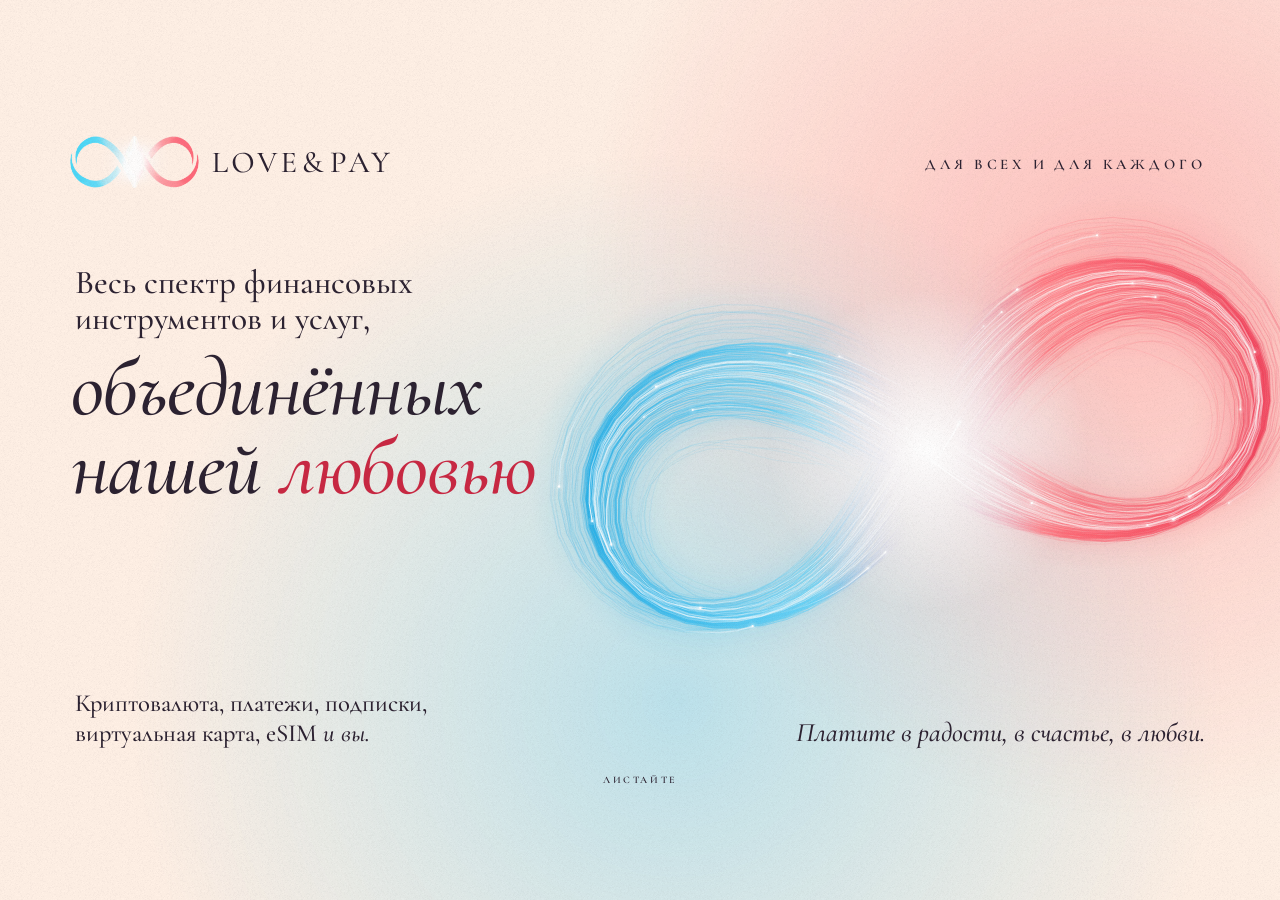
<file: index.html>
<!doctype html><html lang="ru"><head><meta charset="utf-8"><meta name="viewport" content="width=device-width,initial-scale=1,viewport-fit=cover"><meta name="robots" content="noindex"><title>Love&amp;Pay</title><style>
@font-face{font-family:CG;font-weight:400;src:url(fonts/CormorantGaramond-Regular.ttf)}
@font-face{font-family:CG;font-weight:400;font-style:italic;src:url(fonts/CormorantGaramond-Italic.ttf)}
@font-face{font-family:CG;font-weight:500;src:url(fonts/CormorantGaramond-Medium.ttf)}
@font-face{font-family:CG;font-weight:500;font-style:italic;src:url(fonts/CormorantGaramond-MediumItalic.ttf)}
@font-face{font-family:CG;font-weight:600;src:url(fonts/CormorantGaramond-SemiBold.ttf)}
@font-face{font-family:CG;font-weight:600;font-style:italic;src:url(fonts/CormorantGaramond-SemiBoldItalic.ttf)}
@font-face{font-family:CG;font-weight:700;src:url(fonts/CormorantGaramond-Bold.ttf)}
:root{--px:calc(min(100vw,177.778vh)/1920);--ink:#2B2130;--pink:#C92742;--blue:#0A74A3;--cream:#FFF0E5}
@media (max-aspect-ratio:4/5){:root{--px:calc(min(100vw,46.209vh)/390)}}
@supports (height:100dvh){:root{--px:calc(min(100vw,177.778dvh)/1920)}@media (max-aspect-ratio:4/5){:root{--px:calc(min(100vw,46.209dvh)/390)}}}
*{box-sizing:border-box;margin:0;padding:0}
html,body{height:100%;overflow:hidden;overscroll-behavior:none}
html{background:var(--cream);-webkit-text-size-adjust:100%}
/* the deck scrolls inside its own fixed window: the page itself never scrolls, so a phone browser never shows or hides
   its address bar during the presentation and the snap points never move under the finger */
#deck{position:fixed;inset:0;z-index:2;overflow-y:auto;overflow-x:hidden;scroll-snap-type:y mandatory;-webkit-overflow-scrolling:touch;overscroll-behavior:contain}
body{font-family:CG,Georgia,serif;font-weight:500;color:var(--ink);-webkit-font-smoothing:antialiased;font-feature-settings:"lnum","kern"}
.fx{position:fixed;left:0;top:0;pointer-events:none}
#blobPink,#blobBlue{width:1000px;height:1000px;border-radius:50%;z-index:0;will-change:transform}
#blobPink{background:radial-gradient(closest-side,rgba(255,107,118,.36),rgba(255,107,118,0))}
#blobBlue{background:radial-gradient(closest-side,rgba(103,210,246,.44),rgba(103,210,246,0))}
#glow{z-index:1;opacity:.9;will-change:transform}#threads{z-index:1}#front{z-index:3}
#core{width:400px;height:400px;border-radius:50%;will-change:transform;z-index:1;background:radial-gradient(closest-side,rgba(255,255,255,.98),rgba(255,255,255,.55) 45%,rgba(255,255,255,0))}
#grain{z-index:6;right:0;bottom:0;opacity:.5;background-size:140px 140px}
.slide{position:relative;height:100%;scroll-snap-align:start;scroll-snap-stop:always;overflow:hidden;overflow:clip}   /* clip, not hidden: hidden would make the slide a scroll container and its inner snap point would stop working */
.stage{position:absolute;left:50%;top:50%;width:calc(1920*var(--px));height:calc(1080*var(--px));margin:calc(-540*var(--px)) 0 0 calc(-960*var(--px))}
.e{position:absolute;z-index:4;left:calc(var(--l)*var(--px));top:calc(var(--t)*var(--px));right:calc(var(--r)*var(--px));bottom:calc(var(--b)*var(--px));width:calc(var(--w)*var(--px));font-size:calc(var(--fs)*var(--px));
  opacity:0;transform:translateY(calc(22*var(--px)));transition:opacity 1.1s ease,transform 1.2s cubic-bezier(.2,.7,.2,1);transition-delay:calc(var(--i,0)*120ms)}
.stage.in .e{opacity:1;transform:none}
.lg svg{display:block;height:calc(var(--h)*var(--px))}
.pbr{display:none}
@media (max-aspect-ratio:4/5){
 .stage{width:calc(390*var(--px));height:calc(844*var(--px));margin:calc(-422*var(--px)) 0 0 calc(-195*var(--px))}
 .e{left:calc(var(--pl)*var(--px));top:calc(var(--pt)*var(--px));right:calc(var(--pr)*var(--px));bottom:calc(var(--pb)*var(--px));width:calc(var(--pw)*var(--px));font-size:calc(var(--pfs)*var(--px));transform:translateY(calc(10*var(--px)))}
 .lg svg{height:calc(var(--ph)*var(--px))}
 .lbr{display:none}.pbr{display:inline}
 /* a long slide: on the phone its second part lives in its own section (.p2) */
 .slide .stage.s2{display:none}
 .lonly{display:none!important}
}
@media (min-aspect-ratio:4/5){.ponly{display:none!important}.slide.p2{display:none}}
@media (prefers-reduced-motion:reduce){.e{transition:none;opacity:1;transform:none}}
h1,h2,h3,p{font-weight:500}

.cap{font-weight:600;letter-spacing:.26em;text-transform:uppercase}
.it{font-style:italic}.pink{color:var(--pink)}.blue{color:var(--blue)}
.tight{line-height:.98;letter-spacing:-.012em}
.halo{text-shadow:0 0 calc(26*var(--px)) rgba(255,240,229,.95),0 0 calc(8*var(--px)) rgba(255,240,229,.8)}
.hint{text-align:center;opacity:.55}
/* rows separated by hairlines: <div class="rows"><div class="row"><b>Label</b> value</div>...</div> */
.rows .row{padding:.43em 0 .47em;border-top:1px solid rgba(43,33,48,.22);line-height:1.12}
.rows .row b{font-weight:700}
/* a big number with a small italic note under it */
.big{font-size:3.47em;line-height:.9;letter-spacing:-.02em}
.big small{display:block;font-size:.31em;font-style:italic;letter-spacing:0;line-height:1.05;margin:.5em 0 0}
/* icon + title + text blocks: a row of columns on the desktop, a list on the phone */
.feats{display:flex;gap:calc(40*var(--px))}
.f{flex:1}
.ic{display:block;width:3em;height:3em;margin-bottom:.55em}
.f b{display:block;font-size:1.2em;font-weight:600;line-height:1.05;margin-bottom:.3em}
.f span{display:block;line-height:1.14}
/* the QR code */
.qr{display:block;width:100%;height:auto}
@media (max-aspect-ratio:4/5){
 .feats{flex-direction:column;gap:calc(14*var(--px))}
 .f{display:grid;grid-template-columns:2.5em 1fr;gap:0 .8em;align-items:start}
 .ic{width:2.3em;height:2.3em;margin:.1em 0 0}
 .f b{font-size:1.16em;margin-bottom:.12em}
}
.s01-sign img{display:block;width:100%;height:auto}
.s01-word svg{display:block;width:100%;height:auto}.s02-btc svg{display:block;width:100%;height:auto;stroke-width:1.5}
.s02-nw{font-style:normal;white-space:nowrap}
.s02-btc{filter:drop-shadow(0 0 calc(10*var(--px)) rgba(255,255,255,.9))}
.s03-card{position:relative;width:20em;height:12.6em;border-radius:1.2em;overflow:hidden;box-shadow:0 2em 3.4em -1.4em rgba(43,33,48,.4),0 .1em 0 rgba(255,255,255,.7) inset}
.s03-card:after{content:"";position:absolute;inset:0;background:linear-gradient(115deg,rgba(255,255,255,.55) 0%,rgba(255,255,255,0) 38%,rgba(255,255,255,0) 62%,rgba(255,255,255,.28) 100%)}
.s03-card svg{position:absolute;left:1.4em;top:1.2em;height:2.3em}
.s03-cv{background:linear-gradient(160deg,#67D2F6 0%,#9ADFF3 42%,#FFF0E5 100%);transform:rotate(-13deg)}
.s03-cm{background:linear-gradient(160deg,#FF6B76 0%,#FF9BA1 45%,#FFF0E5 100%);transform:rotate(9deg)}
.s03-chip{position:absolute;left:1.6em;bottom:1.6em;width:2.7em;height:2em;border-radius:.4em;background:linear-gradient(135deg,rgba(255,255,255,.95),rgba(255,255,255,.45));box-shadow:0 0 0 1px rgba(255,255,255,.7)}
.s03-net{position:absolute;right:1.5em;bottom:1.7em;font-size:1.04em;font-weight:700;letter-spacing:.18em;text-transform:uppercase;color:var(--ink);opacity:.72}
.s03-cardw{z-index:2}
.s03-spec .capl{font-size:.73em;font-weight:600;letter-spacing:.24em;text-transform:uppercase;margin-bottom:.5em}
.s03-spec .row:first-of-type{margin-top:.9em}
@media (max-aspect-ratio:4/5){
 .s03-spec .big small{margin:.55em 0 0;font-size:.34em}
 .s03-spec .big{line-height:.95}
 .s03-spec .capl{letter-spacing:.12em;font-size:.7em;white-space:nowrap}
}

.s04-sim svg{display:block;width:100%;height:auto;overflow:visible}
.s04-hero{line-height:.84;letter-spacing:-.03em;white-space:nowrap}
.s04-hero i{font-size:.34em;letter-spacing:0;margin-left:.26em}
.s04-rows .row:last-child{border-bottom:1px solid rgba(43,33,48,.22)}
.s04-slogan{text-align:center;line-height:1.08}
@media (max-aspect-ratio:4/5){
 .s04-slogan{text-align:left}
}

.s05-nb{white-space:nowrap}
/* the QR plate: a cream rounded tile with a soft light around it, no card shadow */
.s05-plate{padding:8.8%;border-radius:15%;background:linear-gradient(150deg,#FFFEFC 0%,#FFF5EC 100%);
 box-shadow:0 0 0 1px rgba(255,255,255,.95) inset,0 0 2.2em rgba(255,255,255,.75),0 1.1em 2.2em -1.3em rgba(43,33,48,.34)}
.s05-qr{font-size:calc(20*var(--px));color:var(--ink)}
/* four advantages: title, text, hairlines between */
.s05-a{padding:.6em 0 .64em;border-top:1px solid rgba(43,33,48,.22)}
.s05-a:first-child{border-top:0;padding-top:0}
.s05-a b{display:block;font-size:1.2em;font-weight:600;line-height:1.05;margin-bottom:.2em}
.s05-a span{line-height:1.14}
.s05-a>span{display:block}
/* reverse direction: a caption under the viewfinder (desktop), inside the viewfinder (phone, page 2) */
.s05-rev{display:flex;flex-direction:column;justify-content:center;text-align:center}
.s05-rev .s05-pay{font-size:1.55em;font-style:italic;line-height:1.1;margin-top:.26em}
.s05-rev .s05-pay b{font-weight:500}
/* everything for running the business */
.s05-man{border-top:1px solid rgba(43,33,48,.22);padding-top:.7em}
.s05-mt{font-size:1.38em;line-height:1.05;margin-bottom:.42em}
.s05-mg{display:flex;gap:calc(44*var(--px))}
.s05-mg>div{flex:1;line-height:1.14}
.s05-mg b{font-weight:700}
/* the slogan with the name above it */
.s05-lp{display:block;font-size:.74em;font-style:normal;color:var(--ink);line-height:1.1;margin-bottom:.3em}
@media (max-aspect-ratio:4/5){
 .s05-qr{font-size:calc(9*var(--px))}
 .s05-a{padding:.5em 0 .54em}
 .s05-a b{font-size:1.16em;margin-bottom:.14em}
 .s05-rev .cap{line-height:1.5}
 .s05-rev .s05-pay{font-size:1.9em;margin-top:.5em}
 .s05-rev .s05-pay b{display:block;font-size:2.05em;font-style:normal;line-height:1;letter-spacing:-.01em;margin-top:.08em}
 .s05-man{border-top:0;padding-top:0}
 .s05-mt{font-size:1.7em;margin-bottom:.5em}
 .s05-mg{display:block}
 .s05-mg>div{padding:.5em 0 .55em;border-top:1px solid rgba(43,33,48,.22)}
}

.s06-nb{white-space:nowrap}
/* the two points of the route: a white core, a soft light and a fine ring */
.s06-dot i{position:absolute;left:-.5em;top:-.5em;width:1em;height:1em;border-radius:50%;
 background:radial-gradient(closest-side,#fff 0,#fff 13%,rgba(255,255,255,.6) 21%,rgba(255,255,255,.2) 52%,rgba(255,255,255,0) 100%)}
.s06-dot i:before,.s06-dot i:after{content:"";position:absolute;inset:29%;border-radius:50%;border:.02em solid rgba(20,155,214,.62)}
.s06-db i:before,.s06-db i:after{border-color:rgba(230,51,80,.62)}
/* a quiet ring leaves each point from time to time (it waits out of sight first) */
.s06-dot i:before{animation:s06-ping 3.8s cubic-bezier(.2,.6,.3,1) 2.6s infinite backwards}
.s06-db i:before{animation-delay:4.5s}
@keyframes s06-ping{0%{transform:scale(.6);opacity:0}12%{opacity:.9}100%{transform:scale(2.6);opacity:0}}
@media (prefers-reduced-motion:reduce){.s06-dot i:before{animation:none;opacity:0}}
/* eight rows in two columns: the hairlines of both columns stand on the same lines */
.s06-list .row{min-height:3.16em}
/* the call */
.s06-cta{display:grid;grid-template-columns:auto 1fr;gap:0 .95em;align-items:center;line-height:1.14}
.s06-cta .ic{width:2.7em;height:2.7em;margin:0}
.s06-cta em{display:block;font-size:1.5em;line-height:1.05;margin-bottom:.14em}
@media (max-aspect-ratio:4/5){
 .s06-list .row{min-height:0}
 .s06-cta{display:block}
 .s06-cta .ic{width:2.5em;height:2.5em;margin:0 0 .5em}
 .s06-cta em{font-size:1.7em;margin-bottom:.22em}
}

.s07-f{white-space:nowrap;line-height:.98;font-weight:500;font-feature-settings:"lnum","kern","case"}
.s07-f i{display:inline-block;width:0;height:1em}
.s07-tr{letter-spacing:-.012em}
.s07-hs{margin-left:.12em}
.s07-fin{font-style:italic}

.s08-sub{display:block;font-style:italic;margin-top:.34em}
/* four features: a fine line icon and a phrase, hairlines between */
.s08-r{display:grid;grid-template-columns:1.8em 1fr;gap:0 .78em;align-items:center;padding:.4em 0 .44em;border-top:1px solid rgba(43,33,48,.22);line-height:1.1}
.s08-r .ic{width:1.8em;height:1.8em;margin:0}
/* name tags next to the small rings. They are small and stand on the tinted light fields, so the brand blue and pink
   are taken one step deeper here: the contrast with the background stays above 4.5:1 (WCAG AA) */
.s08-tag{text-align:center;white-space:nowrap;padding-left:.26em;line-height:1}
.s08-tag.blue{color:#095F88}.s08-tag.pink{color:#A81C34}
/* the plus in the fifth ring and the monogram in the big one */
.s08-g svg{display:block;width:100%;height:auto;overflow:visible}
.s08-mono{color:var(--ink);opacity:.8}
@media (max-aspect-ratio:4/5){
 .s08-r{grid-template-columns:1.9em 1fr;gap:0 .8em;padding:.5em 0 .54em}
 .s08-r .ic{width:1.9em;height:1.9em}
 .s08-tag{letter-spacing:.2em;padding-left:.2em}
}

.s09-nb{white-space:nowrap}
/* the two opening paragraphs: an italic lead and a plain one */
.s09-in p{line-height:1.18}
.s09-in .s09-lead{font-size:1.2em;font-style:italic;line-height:1.14;margin-bottom:.6em}
/* «вы»: the light in the centre of the orbits */
.s09-you{text-align:center;line-height:1}
/* legend of the orbits: a small key (which orbit), the name of the line, the text */
.s09-lg{display:flex;gap:calc(40*var(--px))}
.s09-l{flex:1;display:grid;grid-template-columns:1.8em 1fr;gap:.36em .5em;align-items:center}
.s09-ic{display:block;width:1.8em;height:1.8em}
.s09-l b{font-size:1.2em;font-weight:600;line-height:1.05}
.s09-l span{grid-column:1/3;line-height:1.14}
/* the terms: a real table, figures to the right, the first line in pink and bold */
.s09-note{font-style:italic;line-height:1.16;font-size:.87em;margin-bottom:1.25em}
.s09-t{width:100%;border-collapse:collapse;border-spacing:0}
.s09-t caption{caption-side:top;text-align:left;font-size:1.4em;line-height:1.05;padding-bottom:.62em}
.s09-t th,.s09-t td{padding:.55em 0 .59em;line-height:1.12;font-weight:500;text-align:left;vertical-align:baseline}
.s09-t tbody th{white-space:nowrap}
.s09-t td,.s09-t thead th+th{text-align:right;white-space:nowrap}
.s09-t td{width:4.5em}
.s09-t thead th{padding:0 0 .86em;font-size:.7em;font-weight:600;letter-spacing:.16em;text-transform:uppercase;color:var(--blue);width:auto}
.s09-t thead th span{display:inline-block;margin-right:-.16em}
.s09-t thead .s09-p{color:var(--pink)}
.s09-t tbody th,.s09-t tbody td{border-top:1px solid rgba(43,33,48,.22)}
.s09-t tbody tr:last-child th,.s09-t tbody tr:last-child td{border-bottom:1px solid rgba(43,33,48,.22)}
.s09-t td.s09-p{color:var(--pink);font-weight:700}
/* the agent reward for business partners: a band under the picture */
.s09-ag{display:flex;gap:calc(56*var(--px));align-items:flex-start;border-top:1px solid rgba(43,33,48,.22);padding-top:.7em}
.s09-at{flex:none;font-size:1.38em;line-height:1.05}
.s09-ax{flex:1;line-height:1.16}
@media (max-aspect-ratio:4/5){
 .s09-in .s09-lead{font-size:1.14em;margin-bottom:.5em}
 .s09-lg{flex-direction:column;gap:calc(13*var(--px))}
 .s09-l{grid-template-columns:2.3em 1fr;gap:.12em .8em;align-items:start}
 .s09-ic{grid-row:1/3;width:2.3em;height:2.3em;margin-top:.1em}
 .s09-l b{font-size:1.16em}
 .s09-l span{grid-column:2}
 .s09-note{font-size:.9em;margin-bottom:1.5em}
 .s09-t caption{font-size:1.5em}
 .s09-t th,.s09-t td{padding:.5em 0 .54em}
 .s09-t td{width:4.7em}
 .s09-t thead th{font-size:.58em;letter-spacing:.14em}
 .s09-t thead th span{margin-right:-.14em}
 .s09-ag{display:block;padding-top:.8em}
 .s09-at{font-size:1.45em;margin-bottom:.4em}
}

.s10-verbs{display:flex;justify-content:center;gap:calc(72*var(--px));letter-spacing:-.01em}
@media (max-aspect-ratio:4/5){
 .s10-verbs{flex-direction:column;justify-content:flex-start;gap:0;line-height:1.1}
 .s10-verbs span:nth-child(2){margin-left:1.1em}.s10-verbs span:nth-child(3){margin-left:2.2em}.s10-verbs span:nth-child(4){margin-left:3.3em}
}

.s11-logo svg{margin:0 auto}
/* the heading of the block is ink, not blue: small blue caps on the tinted background give a contrast of only 3.7:1 */
.s11-cap{text-align:center;padding-left:.26em}
/* contacts: the caption, the QR plate on the axis of the slide, the address */
.s11-c{display:grid;grid-template-columns:1fr auto 1fr;align-items:center;column-gap:calc(40*var(--px))}
.s11-c a{color:inherit;text-decoration:none;-webkit-tap-highlight-color:transparent}
.s11-plate{grid-column:2;grid-row:1;display:block;width:calc(144*var(--px));padding:calc(12.6*var(--px));border-radius:15%;color:var(--ink);
 background:linear-gradient(150deg,#FFFEFC 0%,#FFF5EC 100%);
 box-shadow:0 0 0 1px rgba(255,255,255,.95) inset,0 0 calc(44*var(--px)) rgba(255,255,255,.75),0 calc(22*var(--px)) calc(44*var(--px)) calc(-26*var(--px)) rgba(43,33,48,.34)}
.s11-cl{grid-column:1;grid-row:1;text-align:right;line-height:1.12;white-space:nowrap}
/* the address is data to be typed: upright, semibold, no ligatures (the italic "ffi" ligature blurs the letters) */
.s11-cr{grid-column:3;grid-row:1;text-align:left;font-weight:600;font-size:1.1em;letter-spacing:.012em;font-variant-ligatures:none;white-space:nowrap}
@media (max-aspect-ratio:4/5){
 .s11-c{grid-template-columns:1fr;justify-items:center}
 .s11-plate{grid-column:1;grid-row:1;width:calc(112*var(--px));padding:calc(10*var(--px))}
 .s11-cl{grid-column:1;grid-row:2;text-align:center;margin-top:calc(15*var(--px))}
 .s11-cr{grid-column:1;grid-row:3;text-align:center;font-size:1.26em;padding:.14em 1em .6em}   /* a comfortable tap area for the link */
}
</style></head><body><div id="blobPink" class="fx"></div><div id="blobBlue" class="fx"></div><canvas id="glow" class="fx"></canvas><canvas id="threads" class="fx"></canvas><div id="core" class="fx"></div><canvas id="front" class="fx"></canvas><div id="grain" class="fx"></div><main id="deck"><section class="slide" data-n="1" data-page="1"><div class="stage"><div class="e s01-sign" style="--l:104;--t:62;--w:196;--pl:20;--pt:20;--pw:66;--i:0;"><img src="[data-uri]" alt="" width="480" height="225"></div><div class="e lg s01-word" style="--l:318;--t:92;--w:269;--pl:94;--pt:30.5;--pw:116;--i:0;"><svg viewBox="670 2025 2730 345" fill="currentColor" role="img" aria-label="Love&amp;Pay"><path  d="M754.06,2305.67c0,8.72.85,15.1,2.57,19.14,1.71,4.05,4.97,6.77,9.8,8.17,4.82,1.4,12.52,2.1,23.11,2.1h44.81c18.67,0,34-5.67,45.98-17.04,11.98-11.36,19.84-26.84,23.57-46.45,0-.93.85-1.32,2.57-1.17,1.71.16,2.57.7,2.57,1.63-2.8,26.45-4.2,48.55-4.2,66.29,0,2.49-.47,4.28-1.4,5.37-.93,1.09-2.8,1.63-5.6,1.63h-216.59c-.63,0-.93-.93-.93-2.8s.31-2.8.93-2.8c11.51,0,19.91-.77,25.21-2.33,5.29-1.55,8.87-4.59,10.74-9.1,1.87-4.51,2.8-11.44,2.8-20.77v-216.13c0-9.34-.93-16.18-2.8-20.54-1.87-4.35-5.45-7.39-10.74-9.1-5.29-1.71-13.7-2.57-25.21-2.57-.63,0-.93-.93-.93-2.8s.31-2.8.93-2.8l23.34.47c13.07.63,23.81.93,32.21.93,9.02,0,20.07-.31,33.14-.93l22.87-.47c.62,0,.93.93.93,2.8s-.31,2.8-.93,2.8c-11.2,0-19.53.86-24.97,2.57-5.45,1.71-9.1,4.83-10.97,9.34-1.87,4.51-2.8,11.44-2.8,20.77v213.79Z"/>
  <path  d="M1055.38,2332.83c-22.57-13.54-39.99-31.9-52.28-55.08-12.3-23.18-18.44-48.47-18.44-75.86,0-32.05,8.09-59.52,24.27-82.39,16.18-22.87,36.95-40.06,62.32-51.58,25.36-11.51,51.27-17.27,77.72-17.27,29.56,0,55.55,6.93,77.96,20.77,22.41,13.85,39.6,32.14,51.58,54.85,11.98,22.72,17.97,46.84,17.97,72.35,0,28.32-7.47,54.31-22.41,77.96-14.94,23.65-34.94,42.33-59.98,56.02-25.05,13.7-52.21,20.54-81.46,20.54s-54.7-6.77-77.25-20.31ZM1204.29,2327.46c16.34-10.27,29.25-25.28,38.74-45.05,9.49-19.76,14.24-43.33,14.24-70.72,0-28.94-5.21-54.77-15.64-77.49-10.43-22.71-25.29-40.45-44.58-53.21-19.3-12.76-41.71-19.14-67.22-19.14-33.3,0-59.28,10.97-77.96,32.91s-28.01,52.21-28.01,90.79c0,29.26,5.29,55.86,15.87,79.82,10.58,23.97,25.36,42.87,44.35,56.72,18.98,13.85,40.61,20.77,64.88,20.77,20.54,0,38.98-5.13,55.32-15.4Z"/>
  <path  d="M1668.51,2057.31c0,1.87-.47,2.8-1.4,2.8-21.79,0-38.12,13.38-49.01,40.14l-97.09,245.54c-.31,1.24-2.03,1.87-5.13,1.87-2.5,0-4.2-.63-5.13-1.87l-116.23-252.54c-5.6-11.82-11.28-20.31-17.04-25.44-5.76-5.13-13.15-7.7-22.17-7.7-.93,0-1.4-.93-1.4-2.8s.47-2.8,1.4-2.8l15.87.47c8.71.63,16.02.93,21.94.93,14.94,0,29.88-.31,44.81-.93,4.97-.31,11.51-.47,19.61-.47.93,0,1.4.93,1.4,2.8s-.47,2.8-1.4,2.8c-19.3,0-28.94,5.76-28.94,17.27,0,4.36,1.4,9.65,4.2,15.87l94.76,206.33,79.82-201.66c2.49-6.84,3.73-12.44,3.73-16.8,0-7.16-2.88-12.44-8.64-15.87-5.76-3.42-14.86-5.13-27.31-5.13-.93,0-1.4-.93-1.4-2.8s.47-2.8,1.4-2.8l20.54.47c11.2.63,21.31.93,30.34.93,5.91,0,13.22-.31,21.94-.93l19.14-.47c.93,0,1.4.93,1.4,2.8Z"/>
  <path  d="M1938.79,2274.97c1.87.16,2.8.7,2.8,1.63-2.8,20.23-4.2,41.08-4.2,62.55,0,2.49-.55,4.28-1.63,5.37-1.09,1.09-3.03,1.63-5.83,1.63h-197.46c-.63,0-.93-.93-.93-2.8s.31-2.8.93-2.8c11.51,0,19.91-.77,25.21-2.33,5.29-1.55,8.87-4.59,10.74-9.1,1.87-4.51,2.8-11.44,2.8-20.77v-216.13c0-9.34-.93-16.18-2.8-20.54-1.87-4.35-5.45-7.39-10.74-9.1-5.29-1.71-13.7-2.57-25.21-2.57-.63,0-.93-.93-.93-2.8s.31-2.8.93-2.8h189.52c2.8,0,4.2,1.4,4.2,4.2l.93,58.35c0,.93-.86,1.4-2.57,1.4s-2.57-.47-2.57-1.4c-1.87-16.8-7.63-29.71-17.27-38.74-9.65-9.02-22.25-13.54-37.81-13.54h-25.67c-14.63,0-24.27,2.03-28.94,6.07-4.67,4.05-7,11.83-7,23.34v95.23h53.68c15.56,0,26.84-2.64,33.84-7.94,7-5.29,10.5-13.84,10.5-25.67,0-.62.93-.93,2.8-.93s2.8.31,2.8.93l-.47,38.74c0,9.03.15,15.87.47,20.54l.47,23.34c0,.63-.93.93-2.8.93s-2.8-.31-2.8-.93c0-13.69-3.58-23.57-10.74-29.64-7.16-6.07-18.83-9.1-35.01-9.1h-52.75v106.9c0,8.1.93,14.16,2.8,18.21,1.87,4.05,5.13,6.93,9.8,8.64,4.67,1.71,11.82,2.57,21.47,2.57h33.14c16.49,0,30.18-5.21,41.08-15.64,10.89-10.42,18.36-25.13,22.41-44.11,0-.93.93-1.32,2.8-1.17Z"/>
  <path  d="M2367.56,2340.93c-.16,1.71-.7,2.57-1.63,2.57h-55.08c-13.07,0-33.3-10.42-60.68-31.28-24.59,24.59-55.71,36.88-93.36,36.88-19.61,0-36.1-3.19-49.48-9.57-13.38-6.38-23.27-14.86-29.64-25.44-6.38-10.58-9.57-21.94-9.57-34.08,0-17.42,5.52-32.68,16.57-45.75,11.04-13.07,26.84-27.07,47.38-42.01-5.6-8.4-10.12-16.18-13.54-23.34-9.03-18.98-13.54-35.94-13.54-50.88,0-14,3.34-26.76,10.04-38.28,6.69-11.51,16.02-20.69,28.01-27.54,11.98-6.84,25.91-10.27,41.78-10.27s28.78,3.66,39.68,10.97c10.89,7.32,16.34,19.07,16.34,35.24,0,12.14-3.12,23.11-9.34,32.91-6.23,9.8-13.85,18.37-22.87,25.67-9.03,7.32-21.32,16.1-36.88,26.37l-8.4,5.6c23.03,35.48,56.17,69.87,99.43,103.16,9.02-17.42,13.54-37.03,13.54-58.82,0-12.44-2.41-21.71-7.24-27.78-4.83-6.07-13.77-9.1-26.84-9.1-.93,0-1.48-.93-1.63-2.8-.16-1.87.39-2.8,1.63-2.8l99.89-.47c1.24,0,1.87.93,1.87,2.8s-.63,2.8-1.87,2.8c-10.27,0-17.97,1.01-23.11,3.03-5.13,2.03-8.79,4.9-10.97,8.64-2.18,3.74-4.36,9.5-6.54,17.27-8.4,29.25-18.83,53.53-31.28,72.82,18.98,13.7,36.88,24.9,53.68,33.61,16.8,8.72,30.81,14.32,42.01,16.8,1.24.31,1.79,1.33,1.63,3.03ZM2244.09,2307.09c-4.05-2.8-7.63-5.6-10.74-8.4-18.67-14.94-36.49-31.12-53.45-48.55-16.96-17.42-31.36-34.7-43.18-51.82-11.2,9.34-19.92,19.07-26.14,29.18-6.23,10.12-9.34,21.55-9.34,34.31s3.34,24.67,10.04,35.71c6.69,11.05,16.1,19.84,28.24,26.37s25.83,9.8,41.08,9.8c24.58,0,45.75-8.87,63.49-26.61ZM2159.6,2172.18c15.87-12.44,28.08-24.51,36.64-36.18,8.56-11.67,12.84-24.97,12.84-39.91,0-13.69-3.58-24.43-10.74-32.21-7.16-7.78-16.8-11.67-28.94-11.67-23.03,0-34.54,14.16-34.54,42.48,0,24.27,8.24,50.11,24.74,77.49Z"/>
  <path  d="M2560.81,2326.47c2.49,4.51,7.47,7.7,14.94,9.57s19.14,2.8,35.01,2.8c.93,0,1.4.93,1.4,2.8s-.47,2.8-1.4,2.8c-12.76,0-22.72-.15-29.88-.47l-40.61-.47-31.74.47c-5.6.31-13.54.47-23.81.47-.93,0-1.4-.93-1.4-2.8s.47-2.8,1.4-2.8c11.2,0,19.45-.77,24.74-2.33,5.29-1.55,8.87-4.59,10.74-9.1,1.87-4.51,2.8-11.44,2.8-20.77v-216.13c0-9.34-.93-16.18-2.8-20.54-1.87-4.35-5.45-7.39-10.74-9.1-5.29-1.71-13.54-2.57-24.74-2.57-.93,0-1.4-.93-1.4-2.8s.47-2.8,1.4-2.8l23.81.47c13.07.63,23.49.93,31.28.93s16.34-.47,26.61-1.4c3.73,0,9.57-.23,17.5-.7s14.86-.7,20.77-.7c28.94,0,52.2,6.46,69.79,19.37,17.58,12.92,26.37,32.44,26.37,58.58,0,20.23-5.06,37.34-15.17,51.35-10.12,14-23.03,24.43-38.74,31.28-15.72,6.85-31.98,10.27-48.78,10.27-9.03,0-16.65-.77-22.87-2.33-.63,0-.93-.77-.93-2.33,0-.93.23-1.87.7-2.8s1.01-1.24,1.63-.93c4.67,1.25,10.11,1.87,16.34,1.87,19.29,0,35.63-6.69,49.01-20.07s20.07-32.68,20.07-57.88-6.38-43.88-19.14-57.88c-12.76-14-29.57-21.01-50.42-21.01-10.27,0-17.74.7-22.41,2.1s-8.02,4.36-10.04,8.87c-2.03,4.51-3.03,11.75-3.03,21.71v213.33c0,9.96,1.24,17.2,3.73,21.71Z"/>
  <path  d="M3073.82,2342.7c0,1.87-.63,2.8-1.87,2.8-5.92,0-15.1-.31-27.54-.93-12.45-.62-21.63-.93-27.54-.93-7.16,0-16.03.31-26.61.93-9.96.63-17.74.93-23.34.93-1.25,0-1.87-.93-1.87-2.8s.62-2.8,1.87-2.8c11.2,0,19.21-1.01,24.04-3.03,4.82-2.02,7.24-5.67,7.24-10.97,0-4.67-2.18-11.67-6.54-21.01l-40.14-84.02h-111.57l-27.54,63.95c-4.05,9.34-6.07,17.9-6.07,25.67,0,19.61,15.09,29.41,45.28,29.41,1.55,0,2.33.93,2.33,2.8s-.78,2.8-2.33,2.8c-5.6,0-13.7-.31-24.27-.93-11.83-.62-22.1-.93-30.81-.93-7.78,0-17.27.31-28.47.93-9.34.63-17.27.93-23.81.93-1.55,0-2.33-.93-2.33-2.8s.78-2.8,2.33-2.8c8.71,0,16.1-1.63,22.17-4.9s11.9-9.1,17.5-17.5,11.82-20.69,18.67-36.88l98.5-230.6c.62-.93,1.87-1.4,3.73-1.4s2.95.47,3.27,1.4l111.1,231.53c10.58,22.72,19.61,38.12,27.07,46.21,7.47,8.1,16.02,12.14,25.67,12.14,1.24,0,1.87.93,1.87,2.8ZM2844.15,2211.06h102.7l-54.15-112.97-48.55,112.97Z"/>
  <path  d="M3380.03,2055.6c0,1.87-.31,2.8-.93,2.8-10.9,0-22.33,4.43-34.31,13.3-11.98,8.87-22.64,20.93-31.98,36.18l-60.22,93.36v105.5c0,9.65.93,16.65,2.8,21.01,1.87,4.36,5.37,7.32,10.5,8.87,5.13,1.56,13.46,2.33,24.97,2.33.93,0,1.4.93,1.4,2.8s-.47,2.8-1.4,2.8c-9.65,0-17.12-.15-22.41-.47l-33.14-.47-32.21.47c-5.92.31-13.85.47-23.81.47-.63,0-.93-.93-.93-2.8s.31-2.8.93-2.8c11.51,0,19.91-.77,25.21-2.33,5.29-1.55,8.94-4.59,10.97-9.1,2.02-4.51,3.03-11.44,3.03-20.77v-98.03l-75.62-112.03c-9.34-14.31-17.9-24.27-25.67-29.88-7.78-5.6-16.34-8.4-25.67-8.4-.93,0-1.4-.93-1.4-2.8s.47-2.8,1.4-2.8l16.34.47c7.47.63,12.91.93,16.34.93,10.58,0,24.27-.31,41.08-.93l26.14-.47c.62,0,.93.93.93,2.8s-.31,2.8-.93,2.8c-15.25,0-22.87,3.58-22.87,10.74,0,3.11,1.71,7.16,5.13,12.14l73.29,108.76,54.15-84.96c7.16-11.82,10.74-21.47,10.74-28.94,0-11.82-8.4-17.74-25.21-17.74-.63,0-.93-.93-.93-2.8s.31-2.8.93-2.8l22.41.47c12.44.63,23.65.93,33.61.93,5.29,0,11.67-.31,19.14-.93l17.27-.47c.62,0,.93.93.93,2.8Z"/>
</svg></div><div class="e cap" style="--r:112;--t:98;--fs:22;--pl:24;--pt:66;--pfs:8.6;--i:1;">Для всех и для каждого</div><p class="e " style="--l:112;--t:262;--w:620;--fs:50;--pl:24;--pt:452;--pw:336;--pfs:22;--i:2;line-height:1.1">Весь спектр финансовых инструментов и&nbsp;услуг,</p><h1 class="e it" style="--l:106;--t:388;--fs:122;--pl:22;--pt:512;--pfs:52;--i:3;line-height:.97;letter-spacing:-.012em;font-weight:500;white-space:nowrap">объединённых<br>нашей <span class="pink">любовью</span></h1><p class="e " style="--l:112;--b:92;--w:640;--fs:37;--pl:24;--pt:640;--pw:330;--pfs:19;--i:4;line-height:1.2">Криптовалюта, платежи, подписки, виртуальная карта, eSIM <i>и&nbsp;вы.</i></p><p class="e it" style="--r:112;--b:92;--fs:40;--pl:24;--pb:52;--pfs:20;--i:5;">Платите в радости, в&nbsp;счастье, в&nbsp;любви.</p><div class="e cap hint" style="--l:0;--w:1920;--b:36;--fs:15;--pl:0;--pw:390;--pb:20;--pfs:8;--i:7;">листайте</div></div></section><section class="slide" data-n="2" data-page="1"><div class="stage"><div class="e lg" style="--l:112;--t:92;--h:34;--pl:24;--pt:30;--ph:15;--i:0;"><svg viewBox="670 2025 2730 345" fill="currentColor" role="img" aria-label="Love&amp;Pay"><path  d="M754.06,2305.67c0,8.72.85,15.1,2.57,19.14,1.71,4.05,4.97,6.77,9.8,8.17,4.82,1.4,12.52,2.1,23.11,2.1h44.81c18.67,0,34-5.67,45.98-17.04,11.98-11.36,19.84-26.84,23.57-46.45,0-.93.85-1.32,2.57-1.17,1.71.16,2.57.7,2.57,1.63-2.8,26.45-4.2,48.55-4.2,66.29,0,2.49-.47,4.28-1.4,5.37-.93,1.09-2.8,1.63-5.6,1.63h-216.59c-.63,0-.93-.93-.93-2.8s.31-2.8.93-2.8c11.51,0,19.91-.77,25.21-2.33,5.29-1.55,8.87-4.59,10.74-9.1,1.87-4.51,2.8-11.44,2.8-20.77v-216.13c0-9.34-.93-16.18-2.8-20.54-1.87-4.35-5.45-7.39-10.74-9.1-5.29-1.71-13.7-2.57-25.21-2.57-.63,0-.93-.93-.93-2.8s.31-2.8.93-2.8l23.34.47c13.07.63,23.81.93,32.21.93,9.02,0,20.07-.31,33.14-.93l22.87-.47c.62,0,.93.93.93,2.8s-.31,2.8-.93,2.8c-11.2,0-19.53.86-24.97,2.57-5.45,1.71-9.1,4.83-10.97,9.34-1.87,4.51-2.8,11.44-2.8,20.77v213.79Z"/>
  <path  d="M1055.38,2332.83c-22.57-13.54-39.99-31.9-52.28-55.08-12.3-23.18-18.44-48.47-18.44-75.86,0-32.05,8.09-59.52,24.27-82.39,16.18-22.87,36.95-40.06,62.32-51.58,25.36-11.51,51.27-17.27,77.72-17.27,29.56,0,55.55,6.93,77.96,20.77,22.41,13.85,39.6,32.14,51.58,54.85,11.98,22.72,17.97,46.84,17.97,72.35,0,28.32-7.47,54.31-22.41,77.96-14.94,23.65-34.94,42.33-59.98,56.02-25.05,13.7-52.21,20.54-81.46,20.54s-54.7-6.77-77.25-20.31ZM1204.29,2327.46c16.34-10.27,29.25-25.28,38.74-45.05,9.49-19.76,14.24-43.33,14.24-70.72,0-28.94-5.21-54.77-15.64-77.49-10.43-22.71-25.29-40.45-44.58-53.21-19.3-12.76-41.71-19.14-67.22-19.14-33.3,0-59.28,10.97-77.96,32.91s-28.01,52.21-28.01,90.79c0,29.26,5.29,55.86,15.87,79.82,10.58,23.97,25.36,42.87,44.35,56.72,18.98,13.85,40.61,20.77,64.88,20.77,20.54,0,38.98-5.13,55.32-15.4Z"/>
  <path  d="M1668.51,2057.31c0,1.87-.47,2.8-1.4,2.8-21.79,0-38.12,13.38-49.01,40.14l-97.09,245.54c-.31,1.24-2.03,1.87-5.13,1.87-2.5,0-4.2-.63-5.13-1.87l-116.23-252.54c-5.6-11.82-11.28-20.31-17.04-25.44-5.76-5.13-13.15-7.7-22.17-7.7-.93,0-1.4-.93-1.4-2.8s.47-2.8,1.4-2.8l15.87.47c8.71.63,16.02.93,21.94.93,14.94,0,29.88-.31,44.81-.93,4.97-.31,11.51-.47,19.61-.47.93,0,1.4.93,1.4,2.8s-.47,2.8-1.4,2.8c-19.3,0-28.94,5.76-28.94,17.27,0,4.36,1.4,9.65,4.2,15.87l94.76,206.33,79.82-201.66c2.49-6.84,3.73-12.44,3.73-16.8,0-7.16-2.88-12.44-8.64-15.87-5.76-3.42-14.86-5.13-27.31-5.13-.93,0-1.4-.93-1.4-2.8s.47-2.8,1.4-2.8l20.54.47c11.2.63,21.31.93,30.34.93,5.91,0,13.22-.31,21.94-.93l19.14-.47c.93,0,1.4.93,1.4,2.8Z"/>
  <path  d="M1938.79,2274.97c1.87.16,2.8.7,2.8,1.63-2.8,20.23-4.2,41.08-4.2,62.55,0,2.49-.55,4.28-1.63,5.37-1.09,1.09-3.03,1.63-5.83,1.63h-197.46c-.63,0-.93-.93-.93-2.8s.31-2.8.93-2.8c11.51,0,19.91-.77,25.21-2.33,5.29-1.55,8.87-4.59,10.74-9.1,1.87-4.51,2.8-11.44,2.8-20.77v-216.13c0-9.34-.93-16.18-2.8-20.54-1.87-4.35-5.45-7.39-10.74-9.1-5.29-1.71-13.7-2.57-25.21-2.57-.63,0-.93-.93-.93-2.8s.31-2.8.93-2.8h189.52c2.8,0,4.2,1.4,4.2,4.2l.93,58.35c0,.93-.86,1.4-2.57,1.4s-2.57-.47-2.57-1.4c-1.87-16.8-7.63-29.71-17.27-38.74-9.65-9.02-22.25-13.54-37.81-13.54h-25.67c-14.63,0-24.27,2.03-28.94,6.07-4.67,4.05-7,11.83-7,23.34v95.23h53.68c15.56,0,26.84-2.64,33.84-7.94,7-5.29,10.5-13.84,10.5-25.67,0-.62.93-.93,2.8-.93s2.8.31,2.8.93l-.47,38.74c0,9.03.15,15.87.47,20.54l.47,23.34c0,.63-.93.93-2.8.93s-2.8-.31-2.8-.93c0-13.69-3.58-23.57-10.74-29.64-7.16-6.07-18.83-9.1-35.01-9.1h-52.75v106.9c0,8.1.93,14.16,2.8,18.21,1.87,4.05,5.13,6.93,9.8,8.64,4.67,1.71,11.82,2.57,21.47,2.57h33.14c16.49,0,30.18-5.21,41.08-15.64,10.89-10.42,18.36-25.13,22.41-44.11,0-.93.93-1.32,2.8-1.17Z"/>
  <path  d="M2367.56,2340.93c-.16,1.71-.7,2.57-1.63,2.57h-55.08c-13.07,0-33.3-10.42-60.68-31.28-24.59,24.59-55.71,36.88-93.36,36.88-19.61,0-36.1-3.19-49.48-9.57-13.38-6.38-23.27-14.86-29.64-25.44-6.38-10.58-9.57-21.94-9.57-34.08,0-17.42,5.52-32.68,16.57-45.75,11.04-13.07,26.84-27.07,47.38-42.01-5.6-8.4-10.12-16.18-13.54-23.34-9.03-18.98-13.54-35.94-13.54-50.88,0-14,3.34-26.76,10.04-38.28,6.69-11.51,16.02-20.69,28.01-27.54,11.98-6.84,25.91-10.27,41.78-10.27s28.78,3.66,39.68,10.97c10.89,7.32,16.34,19.07,16.34,35.24,0,12.14-3.12,23.11-9.34,32.91-6.23,9.8-13.85,18.37-22.87,25.67-9.03,7.32-21.32,16.1-36.88,26.37l-8.4,5.6c23.03,35.48,56.17,69.87,99.43,103.16,9.02-17.42,13.54-37.03,13.54-58.82,0-12.44-2.41-21.71-7.24-27.78-4.83-6.07-13.77-9.1-26.84-9.1-.93,0-1.48-.93-1.63-2.8-.16-1.87.39-2.8,1.63-2.8l99.89-.47c1.24,0,1.87.93,1.87,2.8s-.63,2.8-1.87,2.8c-10.27,0-17.97,1.01-23.11,3.03-5.13,2.03-8.79,4.9-10.97,8.64-2.18,3.74-4.36,9.5-6.54,17.27-8.4,29.25-18.83,53.53-31.28,72.82,18.98,13.7,36.88,24.9,53.68,33.61,16.8,8.72,30.81,14.32,42.01,16.8,1.24.31,1.79,1.33,1.63,3.03ZM2244.09,2307.09c-4.05-2.8-7.63-5.6-10.74-8.4-18.67-14.94-36.49-31.12-53.45-48.55-16.96-17.42-31.36-34.7-43.18-51.82-11.2,9.34-19.92,19.07-26.14,29.18-6.23,10.12-9.34,21.55-9.34,34.31s3.34,24.67,10.04,35.71c6.69,11.05,16.1,19.84,28.24,26.37s25.83,9.8,41.08,9.8c24.58,0,45.75-8.87,63.49-26.61ZM2159.6,2172.18c15.87-12.44,28.08-24.51,36.64-36.18,8.56-11.67,12.84-24.97,12.84-39.91,0-13.69-3.58-24.43-10.74-32.21-7.16-7.78-16.8-11.67-28.94-11.67-23.03,0-34.54,14.16-34.54,42.48,0,24.27,8.24,50.11,24.74,77.49Z"/>
  <path  d="M2560.81,2326.47c2.49,4.51,7.47,7.7,14.94,9.57s19.14,2.8,35.01,2.8c.93,0,1.4.93,1.4,2.8s-.47,2.8-1.4,2.8c-12.76,0-22.72-.15-29.88-.47l-40.61-.47-31.74.47c-5.6.31-13.54.47-23.81.47-.93,0-1.4-.93-1.4-2.8s.47-2.8,1.4-2.8c11.2,0,19.45-.77,24.74-2.33,5.29-1.55,8.87-4.59,10.74-9.1,1.87-4.51,2.8-11.44,2.8-20.77v-216.13c0-9.34-.93-16.18-2.8-20.54-1.87-4.35-5.45-7.39-10.74-9.1-5.29-1.71-13.54-2.57-24.74-2.57-.93,0-1.4-.93-1.4-2.8s.47-2.8,1.4-2.8l23.81.47c13.07.63,23.49.93,31.28.93s16.34-.47,26.61-1.4c3.73,0,9.57-.23,17.5-.7s14.86-.7,20.77-.7c28.94,0,52.2,6.46,69.79,19.37,17.58,12.92,26.37,32.44,26.37,58.58,0,20.23-5.06,37.34-15.17,51.35-10.12,14-23.03,24.43-38.74,31.28-15.72,6.85-31.98,10.27-48.78,10.27-9.03,0-16.65-.77-22.87-2.33-.63,0-.93-.77-.93-2.33,0-.93.23-1.87.7-2.8s1.01-1.24,1.63-.93c4.67,1.25,10.11,1.87,16.34,1.87,19.29,0,35.63-6.69,49.01-20.07s20.07-32.68,20.07-57.88-6.38-43.88-19.14-57.88c-12.76-14-29.57-21.01-50.42-21.01-10.27,0-17.74.7-22.41,2.1s-8.02,4.36-10.04,8.87c-2.03,4.51-3.03,11.75-3.03,21.71v213.33c0,9.96,1.24,17.2,3.73,21.71Z"/>
  <path  d="M3073.82,2342.7c0,1.87-.63,2.8-1.87,2.8-5.92,0-15.1-.31-27.54-.93-12.45-.62-21.63-.93-27.54-.93-7.16,0-16.03.31-26.61.93-9.96.63-17.74.93-23.34.93-1.25,0-1.87-.93-1.87-2.8s.62-2.8,1.87-2.8c11.2,0,19.21-1.01,24.04-3.03,4.82-2.02,7.24-5.67,7.24-10.97,0-4.67-2.18-11.67-6.54-21.01l-40.14-84.02h-111.57l-27.54,63.95c-4.05,9.34-6.07,17.9-6.07,25.67,0,19.61,15.09,29.41,45.28,29.41,1.55,0,2.33.93,2.33,2.8s-.78,2.8-2.33,2.8c-5.6,0-13.7-.31-24.27-.93-11.83-.62-22.1-.93-30.81-.93-7.78,0-17.27.31-28.47.93-9.34.63-17.27.93-23.81.93-1.55,0-2.33-.93-2.33-2.8s.78-2.8,2.33-2.8c8.71,0,16.1-1.63,22.17-4.9s11.9-9.1,17.5-17.5,11.82-20.69,18.67-36.88l98.5-230.6c.62-.93,1.87-1.4,3.73-1.4s2.95.47,3.27,1.4l111.1,231.53c10.58,22.72,19.61,38.12,27.07,46.21,7.47,8.1,16.02,12.14,25.67,12.14,1.24,0,1.87.93,1.87,2.8ZM2844.15,2211.06h102.7l-54.15-112.97-48.55,112.97Z"/>
  <path  d="M3380.03,2055.6c0,1.87-.31,2.8-.93,2.8-10.9,0-22.33,4.43-34.31,13.3-11.98,8.87-22.64,20.93-31.98,36.18l-60.22,93.36v105.5c0,9.65.93,16.65,2.8,21.01,1.87,4.36,5.37,7.32,10.5,8.87,5.13,1.56,13.46,2.33,24.97,2.33.93,0,1.4.93,1.4,2.8s-.47,2.8-1.4,2.8c-9.65,0-17.12-.15-22.41-.47l-33.14-.47-32.21.47c-5.92.31-13.85.47-23.81.47-.63,0-.93-.93-.93-2.8s.31-2.8.93-2.8c11.51,0,19.91-.77,25.21-2.33,5.29-1.55,8.94-4.59,10.97-9.1,2.02-4.51,3.03-11.44,3.03-20.77v-98.03l-75.62-112.03c-9.34-14.31-17.9-24.27-25.67-29.88-7.78-5.6-16.34-8.4-25.67-8.4-.93,0-1.4-.93-1.4-2.8s.47-2.8,1.4-2.8l16.34.47c7.47.63,12.91.93,16.34.93,10.58,0,24.27-.31,41.08-.93l26.14-.47c.62,0,.93.93.93,2.8s-.31,2.8-.93,2.8c-15.25,0-22.87,3.58-22.87,10.74,0,3.11,1.71,7.16,5.13,12.14l73.29,108.76,54.15-84.96c7.16-11.82,10.74-21.47,10.74-28.94,0-11.82-8.4-17.74-25.21-17.74-.63,0-.93-.93-.93-2.8s.31-2.8.93-2.8l22.41.47c12.44.63,23.65.93,33.61.93,5.29,0,11.67-.31,19.14-.93l17.27-.47c.62,0,.93.93.93,2.8Z"/>
</svg></div><div class="e cap" style="--r:112;--t:98;--fs:22;--pr:24;--pt:33;--pfs:8.6;--i:0;">02</div><p class="e " style="--l:112;--t:186;--fs:54;--pl:24;--pt:70;--pfs:21;--i:1;">Love&amp;Pay —</p><h2 class="e it tight" style="--l:106;--t:252;--fs:104;--pl:22;--pt:96;--pfs:40;--i:2;font-weight:500;white-space:nowrap">с любовью всё<br>становится простым</h2><p class="e " style="--l:112;--t:480;--w:700;--fs:34;--pl:24;--pt:186;--pw:342;--pfs:16;--i:3;line-height:1.18">Обменивайте, храните и&nbsp;переводите криптовалюту. Пополняйте баланс через СБП и&nbsp;зарубежные карты.</p><p class="e it pink" style="--l:1140;--w:600;--t:506;--fs:46;--pl:0;--pw:390;--pt:394;--pfs:21;--i:4;text-align:center">&amp;Love. Чувствуете?</p><div class="e feats" style="--l:112;--t:684;--w:1696;--fs:27;--pl:24;--pt:442;--pw:342;--pfs:15;--i:5;"><div class="f"><svg class="ic" viewBox="0 0 48 48" fill="none" stroke="url(#gs02wallet)" stroke-width="1.7" stroke-linecap="round" stroke-linejoin="round" aria-hidden="true"><defs><linearGradient id="gs02wallet" x1="4" y1="0" x2="44" y2="0" gradientUnits="userSpaceOnUse"><stop offset="0" stop-color="#149BD6"/><stop offset=".5" stop-color="#9A7FC0"/><stop offset="1" stop-color="#E63350"/></linearGradient></defs><rect x="6" y="14" width="33" height="24" rx="5"/><path d="M6 20h27a6 6 0 0 1 6 6M30 26.5h9v6h-9a3 3 0 0 1 0-6zM11 14l17-6 3 6"/><circle cx="40" cy="12" r="6.5"/><path d="M38.4 9.2h2.2a1.4 1.4 0 0 1 0 2.8h-2.2zM38.4 12h2.6a1.4 1.4 0 0 1 0 2.8h-2.6zM38.4 9.2v5.6"/></svg><div><b>Всё в одном сервисе</b><span>Криптокошелёк, обмен валют, переводы и&nbsp;все полезные платёжные инструменты.</span></div></div><div class="f"><svg class="ic" viewBox="0 0 48 48" fill="none" stroke="url(#gs02swap)" stroke-width="1.7" stroke-linecap="round" stroke-linejoin="round" aria-hidden="true"><defs><linearGradient id="gs02swap" x1="4" y1="0" x2="44" y2="0" gradientUnits="userSpaceOnUse"><stop offset="0" stop-color="#149BD6"/><stop offset=".5" stop-color="#9A7FC0"/><stop offset="1" stop-color="#E63350"/></linearGradient></defs><circle cx="14" cy="24" r="9"/><circle cx="34" cy="24" r="9"/><path d="M12 19.6h3a2.1 2.1 0 0 1 0 4.2h-3zM12 23.8h3.6a2.2 2.2 0 0 1 0 4.4H12zM12 19.6v8.6M30.4 20h7.2M34 20v8.6"/><path d="M17 9.5c5-3.6 11-3.6 16 0M30.4 6.6l3 3-3.6 1.6M31 38.5c-5 3.6-11 3.6-16 0M17.6 41.4l-3-3 3.6-1.6"/></svg><div><b>Удобный обмен и&nbsp;переводы</b><span>Обменивайте криптовалюту и&nbsp;управляйте своими средствами.</span></div></div><div class="f"><svg class="ic" viewBox="0 0 48 48" fill="none" stroke="url(#gs02shield)" stroke-width="1.7" stroke-linecap="round" stroke-linejoin="round" aria-hidden="true"><defs><linearGradient id="gs02shield" x1="4" y1="0" x2="44" y2="0" gradientUnits="userSpaceOnUse"><stop offset="0" stop-color="#149BD6"/><stop offset=".5" stop-color="#9A7FC0"/><stop offset="1" stop-color="#E63350"/></linearGradient></defs><path d="M24 5l15 5.5v11c0 10-6.2 17.3-15 21.5C15.2 38.8 9 31.5 9 21.5v-11z"/><circle cx="24" cy="21" r="4.2"/><path d="M24 25.2v6.3"/></svg><div><b>Безопасность аккаунта</b><span>Вход через Telegram, <em class="s02-nw">PIN-код</em> и&nbsp;Seed фраза для восстановления доступа.</span></div></div><div class="f"><svg class="ic" viewBox="0 0 48 48" fill="none" stroke="url(#gs02people)" stroke-width="1.7" stroke-linecap="round" stroke-linejoin="round" aria-hidden="true"><defs><linearGradient id="gs02people" x1="4" y1="0" x2="44" y2="0" gradientUnits="userSpaceOnUse"><stop offset="0" stop-color="#149BD6"/><stop offset=".5" stop-color="#9A7FC0"/><stop offset="1" stop-color="#E63350"/></linearGradient></defs><circle cx="24" cy="11" r="5"/><circle cx="10" cy="34" r="4.4"/><circle cx="38" cy="34" r="4.4"/><path d="M21 15.4l-8.4 14.6M27 15.4l8.4 14.6M15 34h18"/></svg><div><b>Реферальная программа</b><span>Приглашайте друзей и&nbsp;зарабатывайте вместе с&nbsp;нами</span></div></div><div class="f"><svg class="ic" viewBox="0 0 48 48" fill="none" stroke="url(#gs02care)" stroke-width="1.7" stroke-linecap="round" stroke-linejoin="round" aria-hidden="true"><defs><linearGradient id="gs02care" x1="4" y1="0" x2="44" y2="0" gradientUnits="userSpaceOnUse"><stop offset="0" stop-color="#149BD6"/><stop offset=".5" stop-color="#9A7FC0"/><stop offset="1" stop-color="#E63350"/></linearGradient></defs><path d="M9 9h30a4 4 0 0 1 4 4v18a4 4 0 0 1-4 4H22l-9 7v-7H9a4 4 0 0 1-4-4V13a4 4 0 0 1 4-4z"/><path d="M24 28.5c-4.6-3.4-7-5.8-7-8.6a3.6 3.6 0 0 1 7-1.4 3.6 3.6 0 0 1 7 1.4c0 2.8-2.4 5.2-7 8.6z"/></svg><div><b>Поддержка 24/7</b><span>Любые вопросы можно решить в&nbsp;нашей службе поддержки.</span></div></div></div><div class="e s02-btc" style="--l:1342;--t:140;--w:112;--pl:158;--pt:263;--pw:39;--i:3;"><svg class="btc" viewBox="0 0 48 48" fill="none" stroke="url(#gs02btc)" stroke-width="1.7" stroke-linecap="round" stroke-linejoin="round" aria-hidden="true"><defs><linearGradient id="gs02btc" x1="4" y1="0" x2="44" y2="0" gradientUnits="userSpaceOnUse"><stop offset="0" stop-color="#149BD6"/><stop offset=".5" stop-color="#9A7FC0"/><stop offset="1" stop-color="#E63350"/></linearGradient></defs><path d="M19 9.5v29M19 12h8.5a6 6 0 0 1 0 12H19M19 24h10a7.2 7.2 0 0 1 0 14.4H19M15 12h4M15 38.4h4M22 6v6M27 6v6M22 38.4v4.6M27 38.4v4.6"/></svg></div></div></section><section class="slide" data-n="3" data-page="1"><div class="stage"><div class="e lg" style="--l:112;--t:92;--h:34;--pl:24;--pt:30;--ph:15;--i:0;"><svg viewBox="670 2025 2730 345" fill="currentColor" role="img" aria-label="Love&amp;Pay"><path  d="M754.06,2305.67c0,8.72.85,15.1,2.57,19.14,1.71,4.05,4.97,6.77,9.8,8.17,4.82,1.4,12.52,2.1,23.11,2.1h44.81c18.67,0,34-5.67,45.98-17.04,11.98-11.36,19.84-26.84,23.57-46.45,0-.93.85-1.32,2.57-1.17,1.71.16,2.57.7,2.57,1.63-2.8,26.45-4.2,48.55-4.2,66.29,0,2.49-.47,4.28-1.4,5.37-.93,1.09-2.8,1.63-5.6,1.63h-216.59c-.63,0-.93-.93-.93-2.8s.31-2.8.93-2.8c11.51,0,19.91-.77,25.21-2.33,5.29-1.55,8.87-4.59,10.74-9.1,1.87-4.51,2.8-11.44,2.8-20.77v-216.13c0-9.34-.93-16.18-2.8-20.54-1.87-4.35-5.45-7.39-10.74-9.1-5.29-1.71-13.7-2.57-25.21-2.57-.63,0-.93-.93-.93-2.8s.31-2.8.93-2.8l23.34.47c13.07.63,23.81.93,32.21.93,9.02,0,20.07-.31,33.14-.93l22.87-.47c.62,0,.93.93.93,2.8s-.31,2.8-.93,2.8c-11.2,0-19.53.86-24.97,2.57-5.45,1.71-9.1,4.83-10.97,9.34-1.87,4.51-2.8,11.44-2.8,20.77v213.79Z"/>
  <path  d="M1055.38,2332.83c-22.57-13.54-39.99-31.9-52.28-55.08-12.3-23.18-18.44-48.47-18.44-75.86,0-32.05,8.09-59.52,24.27-82.39,16.18-22.87,36.95-40.06,62.32-51.58,25.36-11.51,51.27-17.27,77.72-17.27,29.56,0,55.55,6.93,77.96,20.77,22.41,13.85,39.6,32.14,51.58,54.85,11.98,22.72,17.97,46.84,17.97,72.35,0,28.32-7.47,54.31-22.41,77.96-14.94,23.65-34.94,42.33-59.98,56.02-25.05,13.7-52.21,20.54-81.46,20.54s-54.7-6.77-77.25-20.31ZM1204.29,2327.46c16.34-10.27,29.25-25.28,38.74-45.05,9.49-19.76,14.24-43.33,14.24-70.72,0-28.94-5.21-54.77-15.64-77.49-10.43-22.71-25.29-40.45-44.58-53.21-19.3-12.76-41.71-19.14-67.22-19.14-33.3,0-59.28,10.97-77.96,32.91s-28.01,52.21-28.01,90.79c0,29.26,5.29,55.86,15.87,79.82,10.58,23.97,25.36,42.87,44.35,56.72,18.98,13.85,40.61,20.77,64.88,20.77,20.54,0,38.98-5.13,55.32-15.4Z"/>
  <path  d="M1668.51,2057.31c0,1.87-.47,2.8-1.4,2.8-21.79,0-38.12,13.38-49.01,40.14l-97.09,245.54c-.31,1.24-2.03,1.87-5.13,1.87-2.5,0-4.2-.63-5.13-1.87l-116.23-252.54c-5.6-11.82-11.28-20.31-17.04-25.44-5.76-5.13-13.15-7.7-22.17-7.7-.93,0-1.4-.93-1.4-2.8s.47-2.8,1.4-2.8l15.87.47c8.71.63,16.02.93,21.94.93,14.94,0,29.88-.31,44.81-.93,4.97-.31,11.51-.47,19.61-.47.93,0,1.4.93,1.4,2.8s-.47,2.8-1.4,2.8c-19.3,0-28.94,5.76-28.94,17.27,0,4.36,1.4,9.65,4.2,15.87l94.76,206.33,79.82-201.66c2.49-6.84,3.73-12.44,3.73-16.8,0-7.16-2.88-12.44-8.64-15.87-5.76-3.42-14.86-5.13-27.31-5.13-.93,0-1.4-.93-1.4-2.8s.47-2.8,1.4-2.8l20.54.47c11.2.63,21.31.93,30.34.93,5.91,0,13.22-.31,21.94-.93l19.14-.47c.93,0,1.4.93,1.4,2.8Z"/>
  <path  d="M1938.79,2274.97c1.87.16,2.8.7,2.8,1.63-2.8,20.23-4.2,41.08-4.2,62.55,0,2.49-.55,4.28-1.63,5.37-1.09,1.09-3.03,1.63-5.83,1.63h-197.46c-.63,0-.93-.93-.93-2.8s.31-2.8.93-2.8c11.51,0,19.91-.77,25.21-2.33,5.29-1.55,8.87-4.59,10.74-9.1,1.87-4.51,2.8-11.44,2.8-20.77v-216.13c0-9.34-.93-16.18-2.8-20.54-1.87-4.35-5.45-7.39-10.74-9.1-5.29-1.71-13.7-2.57-25.21-2.57-.63,0-.93-.93-.93-2.8s.31-2.8.93-2.8h189.52c2.8,0,4.2,1.4,4.2,4.2l.93,58.35c0,.93-.86,1.4-2.57,1.4s-2.57-.47-2.57-1.4c-1.87-16.8-7.63-29.71-17.27-38.74-9.65-9.02-22.25-13.54-37.81-13.54h-25.67c-14.63,0-24.27,2.03-28.94,6.07-4.67,4.05-7,11.83-7,23.34v95.23h53.68c15.56,0,26.84-2.64,33.84-7.94,7-5.29,10.5-13.84,10.5-25.67,0-.62.93-.93,2.8-.93s2.8.31,2.8.93l-.47,38.74c0,9.03.15,15.87.47,20.54l.47,23.34c0,.63-.93.93-2.8.93s-2.8-.31-2.8-.93c0-13.69-3.58-23.57-10.74-29.64-7.16-6.07-18.83-9.1-35.01-9.1h-52.75v106.9c0,8.1.93,14.16,2.8,18.21,1.87,4.05,5.13,6.93,9.8,8.64,4.67,1.71,11.82,2.57,21.47,2.57h33.14c16.49,0,30.18-5.21,41.08-15.64,10.89-10.42,18.36-25.13,22.41-44.11,0-.93.93-1.32,2.8-1.17Z"/>
  <path  d="M2367.56,2340.93c-.16,1.71-.7,2.57-1.63,2.57h-55.08c-13.07,0-33.3-10.42-60.68-31.28-24.59,24.59-55.71,36.88-93.36,36.88-19.61,0-36.1-3.19-49.48-9.57-13.38-6.38-23.27-14.86-29.64-25.44-6.38-10.58-9.57-21.94-9.57-34.08,0-17.42,5.52-32.68,16.57-45.75,11.04-13.07,26.84-27.07,47.38-42.01-5.6-8.4-10.12-16.18-13.54-23.34-9.03-18.98-13.54-35.94-13.54-50.88,0-14,3.34-26.76,10.04-38.28,6.69-11.51,16.02-20.69,28.01-27.54,11.98-6.84,25.91-10.27,41.78-10.27s28.78,3.66,39.68,10.97c10.89,7.32,16.34,19.07,16.34,35.24,0,12.14-3.12,23.11-9.34,32.91-6.23,9.8-13.85,18.37-22.87,25.67-9.03,7.32-21.32,16.1-36.88,26.37l-8.4,5.6c23.03,35.48,56.17,69.87,99.43,103.16,9.02-17.42,13.54-37.03,13.54-58.82,0-12.44-2.41-21.71-7.24-27.78-4.83-6.07-13.77-9.1-26.84-9.1-.93,0-1.48-.93-1.63-2.8-.16-1.87.39-2.8,1.63-2.8l99.89-.47c1.24,0,1.87.93,1.87,2.8s-.63,2.8-1.87,2.8c-10.27,0-17.97,1.01-23.11,3.03-5.13,2.03-8.79,4.9-10.97,8.64-2.18,3.74-4.36,9.5-6.54,17.27-8.4,29.25-18.83,53.53-31.28,72.82,18.98,13.7,36.88,24.9,53.68,33.61,16.8,8.72,30.81,14.32,42.01,16.8,1.24.31,1.79,1.33,1.63,3.03ZM2244.09,2307.09c-4.05-2.8-7.63-5.6-10.74-8.4-18.67-14.94-36.49-31.12-53.45-48.55-16.96-17.42-31.36-34.7-43.18-51.82-11.2,9.34-19.92,19.07-26.14,29.18-6.23,10.12-9.34,21.55-9.34,34.31s3.34,24.67,10.04,35.71c6.69,11.05,16.1,19.84,28.24,26.37s25.83,9.8,41.08,9.8c24.58,0,45.75-8.87,63.49-26.61ZM2159.6,2172.18c15.87-12.44,28.08-24.51,36.64-36.18,8.56-11.67,12.84-24.97,12.84-39.91,0-13.69-3.58-24.43-10.74-32.21-7.16-7.78-16.8-11.67-28.94-11.67-23.03,0-34.54,14.16-34.54,42.48,0,24.27,8.24,50.11,24.74,77.49Z"/>
  <path  d="M2560.81,2326.47c2.49,4.51,7.47,7.7,14.94,9.57s19.14,2.8,35.01,2.8c.93,0,1.4.93,1.4,2.8s-.47,2.8-1.4,2.8c-12.76,0-22.72-.15-29.88-.47l-40.61-.47-31.74.47c-5.6.31-13.54.47-23.81.47-.93,0-1.4-.93-1.4-2.8s.47-2.8,1.4-2.8c11.2,0,19.45-.77,24.74-2.33,5.29-1.55,8.87-4.59,10.74-9.1,1.87-4.51,2.8-11.44,2.8-20.77v-216.13c0-9.34-.93-16.18-2.8-20.54-1.87-4.35-5.45-7.39-10.74-9.1-5.29-1.71-13.54-2.57-24.74-2.57-.93,0-1.4-.93-1.4-2.8s.47-2.8,1.4-2.8l23.81.47c13.07.63,23.49.93,31.28.93s16.34-.47,26.61-1.4c3.73,0,9.57-.23,17.5-.7s14.86-.7,20.77-.7c28.94,0,52.2,6.46,69.79,19.37,17.58,12.92,26.37,32.44,26.37,58.58,0,20.23-5.06,37.34-15.17,51.35-10.12,14-23.03,24.43-38.74,31.28-15.72,6.85-31.98,10.27-48.78,10.27-9.03,0-16.65-.77-22.87-2.33-.63,0-.93-.77-.93-2.33,0-.93.23-1.87.7-2.8s1.01-1.24,1.63-.93c4.67,1.25,10.11,1.87,16.34,1.87,19.29,0,35.63-6.69,49.01-20.07s20.07-32.68,20.07-57.88-6.38-43.88-19.14-57.88c-12.76-14-29.57-21.01-50.42-21.01-10.27,0-17.74.7-22.41,2.1s-8.02,4.36-10.04,8.87c-2.03,4.51-3.03,11.75-3.03,21.71v213.33c0,9.96,1.24,17.2,3.73,21.71Z"/>
  <path  d="M3073.82,2342.7c0,1.87-.63,2.8-1.87,2.8-5.92,0-15.1-.31-27.54-.93-12.45-.62-21.63-.93-27.54-.93-7.16,0-16.03.31-26.61.93-9.96.63-17.74.93-23.34.93-1.25,0-1.87-.93-1.87-2.8s.62-2.8,1.87-2.8c11.2,0,19.21-1.01,24.04-3.03,4.82-2.02,7.24-5.67,7.24-10.97,0-4.67-2.18-11.67-6.54-21.01l-40.14-84.02h-111.57l-27.54,63.95c-4.05,9.34-6.07,17.9-6.07,25.67,0,19.61,15.09,29.41,45.28,29.41,1.55,0,2.33.93,2.33,2.8s-.78,2.8-2.33,2.8c-5.6,0-13.7-.31-24.27-.93-11.83-.62-22.1-.93-30.81-.93-7.78,0-17.27.31-28.47.93-9.34.63-17.27.93-23.81.93-1.55,0-2.33-.93-2.33-2.8s.78-2.8,2.33-2.8c8.71,0,16.1-1.63,22.17-4.9s11.9-9.1,17.5-17.5,11.82-20.69,18.67-36.88l98.5-230.6c.62-.93,1.87-1.4,3.73-1.4s2.95.47,3.27,1.4l111.1,231.53c10.58,22.72,19.61,38.12,27.07,46.21,7.47,8.1,16.02,12.14,25.67,12.14,1.24,0,1.87.93,1.87,2.8ZM2844.15,2211.06h102.7l-54.15-112.97-48.55,112.97Z"/>
  <path  d="M3380.03,2055.6c0,1.87-.31,2.8-.93,2.8-10.9,0-22.33,4.43-34.31,13.3-11.98,8.87-22.64,20.93-31.98,36.18l-60.22,93.36v105.5c0,9.65.93,16.65,2.8,21.01,1.87,4.36,5.37,7.32,10.5,8.87,5.13,1.56,13.46,2.33,24.97,2.33.93,0,1.4.93,1.4,2.8s-.47,2.8-1.4,2.8c-9.65,0-17.12-.15-22.41-.47l-33.14-.47-32.21.47c-5.92.31-13.85.47-23.81.47-.63,0-.93-.93-.93-2.8s.31-2.8.93-2.8c11.51,0,19.91-.77,25.21-2.33,5.29-1.55,8.94-4.59,10.97-9.1,2.02-4.51,3.03-11.44,3.03-20.77v-98.03l-75.62-112.03c-9.34-14.31-17.9-24.27-25.67-29.88-7.78-5.6-16.34-8.4-25.67-8.4-.93,0-1.4-.93-1.4-2.8s.47-2.8,1.4-2.8l16.34.47c7.47.63,12.91.93,16.34.93,10.58,0,24.27-.31,41.08-.93l26.14-.47c.62,0,.93.93.93,2.8s-.31,2.8-.93,2.8c-15.25,0-22.87,3.58-22.87,10.74,0,3.11,1.71,7.16,5.13,12.14l73.29,108.76,54.15-84.96c7.16-11.82,10.74-21.47,10.74-28.94,0-11.82-8.4-17.74-25.21-17.74-.63,0-.93-.93-.93-2.8s.31-2.8.93-2.8l22.41.47c12.44.63,23.65.93,33.61.93,5.29,0,11.67-.31,19.14-.93l17.27-.47c.62,0,.93.93.93,2.8Z"/>
</svg></div><div class="e cap" style="--r:112;--t:98;--fs:22;--pr:24;--pt:33;--pfs:8.6;--i:0;">03</div><h2 class="e tight" style="--l:108;--t:188;--fs:72;--pl:23;--pt:70;--pfs:27.5;--i:1;font-weight:500">Виртуальные карты<br class="lbr"> Love&amp;Pay</h2><p class="e it" style="--l:112;--t:352;--fs:42;--pl:24;--pt:106;--pfs:19;--i:2;">Для покупок по всему миру</p><p class="e " style="--l:112;--t:424;--w:450;--fs:31;--pl:24;--pt:136;--pw:342;--pfs:15;--i:2;line-height:1.16">В&nbsp;долларах США: для оплаты онлайн и&nbsp;телефоном через Apple&nbsp;Pay, Google&nbsp;Pay или <span style="white-space:nowrap">Telegram-бот.</span></p><div class="e s03-cardw" style="--l:584;--t:322;--fs:20.2;--pl:107;--pt:236;--pfs:7.2;--i:3;"><div class="s03-card s03-cv"><svg viewBox="1395 1925 1225 500" fill="#fff"><path  d="M1524.02,2344.63c0,13.9,1.36,24.08,4.09,30.53,2.72,6.46,7.93,10.79,15.63,13.03,7.69,2.23,19.97,3.35,36.85,3.35h71.47c29.78,0,54.22-9.05,73.33-27.17,19.1-18.11,31.64-42.81,37.6-74.08,0-1.49,1.36-2.11,4.09-1.86,2.72.26,4.09,1.12,4.09,2.61-4.47,42.19-6.7,77.43-6.7,105.72,0,3.98-.74,6.83-2.23,8.56-1.49,1.75-4.47,2.61-8.93,2.61h-345.45c-1,0-1.49-1.49-1.49-4.47s.49-4.47,1.49-4.47c18.36,0,31.76-1.23,40.2-3.72,8.43-2.48,14.15-7.32,17.12-14.52,2.98-7.19,4.47-18.24,4.47-33.13v-344.71c0-14.89-1.49-25.8-4.47-32.76-2.98-6.95-8.69-11.78-17.12-14.52-8.45-2.72-21.85-4.09-40.2-4.09-1,0-1.49-1.49-1.49-4.47s.49-4.47,1.49-4.47l37.22.74c20.85,1,37.97,1.49,51.37,1.49,14.39,0,32.01-.49,52.86-1.49l36.48-.74c.99,0,1.49,1.49,1.49,4.47s-.5,4.47-1.49,4.47c-17.87,0-31.15,1.37-39.83,4.09-8.69,2.73-14.52,7.7-17.5,14.89-2.98,7.2-4.47,18.24-4.47,33.13v340.98Z"/>
  <path  d="M2193.97,2402.35c-.19,1.99-.81,2.98-1.9,2.98h-64.01c-15.19,0-38.7-12.11-70.52-36.35-28.57,28.57-64.74,42.86-108.5,42.86-22.78,0-41.96-3.71-57.5-11.12-15.55-7.41-27.04-17.27-34.45-29.57-7.42-12.29-11.12-25.5-11.12-39.6,0-20.25,6.42-37.97,19.26-53.16,12.83-15.19,31.19-31.46,55.06-48.82-6.51-9.77-11.76-18.8-15.73-27.12-10.49-22.06-15.73-41.77-15.73-59.13,0-16.27,3.88-31.1,11.66-44.48,7.77-13.38,18.62-24.05,32.55-32.01,13.92-7.95,30.11-11.93,48.55-11.93s33.45,4.26,46.11,12.75c12.66,8.5,18.99,22.16,18.99,40.96,0,14.11-3.62,26.85-10.85,38.25-7.24,11.39-16.1,21.34-26.58,29.84-10.49,8.5-24.78,18.72-42.86,30.65l-9.77,6.51c26.76,41.23,65.28,81.2,115.55,119.89,10.49-20.25,15.73-43.04,15.73-68.35,0-14.46-2.81-25.23-8.41-32.28-5.61-7.05-16-10.58-31.19-10.58-1.09,0-1.72-1.08-1.9-3.25-.19-2.17.45-3.25,1.9-3.25l116.09-.54c1.44,0,2.17,1.09,2.17,3.26s-.73,3.25-2.17,3.25c-11.93,0-20.89,1.18-26.85,3.53-5.97,2.36-10.22,5.7-12.75,10.04-2.53,4.34-5.07,11.04-7.6,20.07-9.76,34-21.89,62.21-36.35,84.63,22.06,15.92,42.86,28.94,62.39,39.06,19.53,10.13,35.8,16.64,48.82,19.53,1.44.36,2.08,1.54,1.9,3.53ZM2050.48,2363.02c-4.7-3.25-8.87-6.51-12.48-9.77-21.7-17.36-42.41-36.16-62.12-56.42-19.72-20.25-36.44-40.32-50.18-60.22-13.02,10.85-23.15,22.16-30.38,33.91-7.24,11.76-10.85,25.05-10.85,39.87s3.88,28.67,11.66,41.5c7.77,12.84,18.72,23.06,32.82,30.65,14.11,7.6,30.02,11.39,47.74,11.39,28.57,0,53.16-10.31,73.78-30.92ZM1952.29,2206.24c18.44-14.46,32.63-28.48,42.59-42.04,9.94-13.56,14.92-29.02,14.92-46.38,0-15.91-4.16-28.39-12.48-37.43-8.32-9.04-19.53-13.56-33.63-13.56-26.77,0-40.14,16.46-40.14,49.37,0,28.21,9.58,58.23,28.75,90.05Z"/>
  <path  d="M2384.79,2373.25c3.97,7.2,11.91,12.28,23.82,15.26,11.91,2.98,30.52,4.47,55.84,4.47,1.49,0,2.23,1.49,2.23,4.47s-.74,4.47-2.23,4.47c-20.36,0-36.24-.24-47.65-.74l-64.77-.75-50.63.75c-8.93.5-21.59.74-37.97.74-1.49,0-2.23-1.49-2.23-4.47s.75-4.47,2.23-4.47c17.87,0,31.01-1.23,39.46-3.72,8.43-2.48,14.15-7.32,17.12-14.52,2.98-7.19,4.47-18.24,4.47-33.13v-344.71c0-14.89-1.49-25.8-4.47-32.76-2.98-6.95-8.69-11.78-17.12-14.52-8.45-2.72-21.59-4.09-39.46-4.09-1.49,0-2.23-1.49-2.23-4.47s.75-4.47,2.23-4.47l37.97.74c20.85,1,37.47,1.49,49.88,1.49s26.06-.74,42.44-2.23c5.96,0,15.26-.37,27.92-1.12,12.66-.74,23.7-1.12,33.13-1.12,46.16,0,83.26,10.31,111.3,30.9,28.04,20.6,42.06,51.74,42.06,93.44,0,32.27-8.07,59.56-24.2,81.9-16.13,22.33-36.74,38.97-61.79,49.88-25.07,10.92-51,16.38-77.8,16.38-14.4,0-26.56-1.23-36.48-3.72-1,0-1.49-1.23-1.49-3.72,0-1.49.37-2.98,1.12-4.47.74-1.49,1.6-1.98,2.61-1.49,7.45,1.99,16.12,2.98,26.06,2.98,30.77,0,56.83-10.67,78.17-32.01s32.01-52.12,32.01-92.32-10.18-69.98-30.52-92.32c-20.36-22.33-47.16-33.5-80.41-33.5-16.38,0-28.29,1.12-35.74,3.35-7.45,2.23-12.79,6.96-16.01,14.15-3.23,7.2-4.84,18.74-4.84,34.62v340.24c0,15.89,1.98,27.43,5.96,34.62Z"/>
</svg><i class="s03-chip"></i><b class="s03-net">Visa</b></div></div><div class="e s03-cardw" style="--l:698;--t:552;--fs:20.2;--pl:147;--pt:315;--pfs:7.2;--i:4;"><div class="s03-card s03-cm"><svg viewBox="1395 1925 1225 500" fill="#fff"><path  d="M1524.02,2344.63c0,13.9,1.36,24.08,4.09,30.53,2.72,6.46,7.93,10.79,15.63,13.03,7.69,2.23,19.97,3.35,36.85,3.35h71.47c29.78,0,54.22-9.05,73.33-27.17,19.1-18.11,31.64-42.81,37.6-74.08,0-1.49,1.36-2.11,4.09-1.86,2.72.26,4.09,1.12,4.09,2.61-4.47,42.19-6.7,77.43-6.7,105.72,0,3.98-.74,6.83-2.23,8.56-1.49,1.75-4.47,2.61-8.93,2.61h-345.45c-1,0-1.49-1.49-1.49-4.47s.49-4.47,1.49-4.47c18.36,0,31.76-1.23,40.2-3.72,8.43-2.48,14.15-7.32,17.12-14.52,2.98-7.19,4.47-18.24,4.47-33.13v-344.71c0-14.89-1.49-25.8-4.47-32.76-2.98-6.95-8.69-11.78-17.12-14.52-8.45-2.72-21.85-4.09-40.2-4.09-1,0-1.49-1.49-1.49-4.47s.49-4.47,1.49-4.47l37.22.74c20.85,1,37.97,1.49,51.37,1.49,14.39,0,32.01-.49,52.86-1.49l36.48-.74c.99,0,1.49,1.49,1.49,4.47s-.5,4.47-1.49,4.47c-17.87,0-31.15,1.37-39.83,4.09-8.69,2.73-14.52,7.7-17.5,14.89-2.98,7.2-4.47,18.24-4.47,33.13v340.98Z"/>
  <path  d="M2193.97,2402.35c-.19,1.99-.81,2.98-1.9,2.98h-64.01c-15.19,0-38.7-12.11-70.52-36.35-28.57,28.57-64.74,42.86-108.5,42.86-22.78,0-41.96-3.71-57.5-11.12-15.55-7.41-27.04-17.27-34.45-29.57-7.42-12.29-11.12-25.5-11.12-39.6,0-20.25,6.42-37.97,19.26-53.16,12.83-15.19,31.19-31.46,55.06-48.82-6.51-9.77-11.76-18.8-15.73-27.12-10.49-22.06-15.73-41.77-15.73-59.13,0-16.27,3.88-31.1,11.66-44.48,7.77-13.38,18.62-24.05,32.55-32.01,13.92-7.95,30.11-11.93,48.55-11.93s33.45,4.26,46.11,12.75c12.66,8.5,18.99,22.16,18.99,40.96,0,14.11-3.62,26.85-10.85,38.25-7.24,11.39-16.1,21.34-26.58,29.84-10.49,8.5-24.78,18.72-42.86,30.65l-9.77,6.51c26.76,41.23,65.28,81.2,115.55,119.89,10.49-20.25,15.73-43.04,15.73-68.35,0-14.46-2.81-25.23-8.41-32.28-5.61-7.05-16-10.58-31.19-10.58-1.09,0-1.72-1.08-1.9-3.25-.19-2.17.45-3.25,1.9-3.25l116.09-.54c1.44,0,2.17,1.09,2.17,3.26s-.73,3.25-2.17,3.25c-11.93,0-20.89,1.18-26.85,3.53-5.97,2.36-10.22,5.7-12.75,10.04-2.53,4.34-5.07,11.04-7.6,20.07-9.76,34-21.89,62.21-36.35,84.63,22.06,15.92,42.86,28.94,62.39,39.06,19.53,10.13,35.8,16.64,48.82,19.53,1.44.36,2.08,1.54,1.9,3.53ZM2050.48,2363.02c-4.7-3.25-8.87-6.51-12.48-9.77-21.7-17.36-42.41-36.16-62.12-56.42-19.72-20.25-36.44-40.32-50.18-60.22-13.02,10.85-23.15,22.16-30.38,33.91-7.24,11.76-10.85,25.05-10.85,39.87s3.88,28.67,11.66,41.5c7.77,12.84,18.72,23.06,32.82,30.65,14.11,7.6,30.02,11.39,47.74,11.39,28.57,0,53.16-10.31,73.78-30.92ZM1952.29,2206.24c18.44-14.46,32.63-28.48,42.59-42.04,9.94-13.56,14.92-29.02,14.92-46.38,0-15.91-4.16-28.39-12.48-37.43-8.32-9.04-19.53-13.56-33.63-13.56-26.77,0-40.14,16.46-40.14,49.37,0,28.21,9.58,58.23,28.75,90.05Z"/>
  <path  d="M2384.79,2373.25c3.97,7.2,11.91,12.28,23.82,15.26,11.91,2.98,30.52,4.47,55.84,4.47,1.49,0,2.23,1.49,2.23,4.47s-.74,4.47-2.23,4.47c-20.36,0-36.24-.24-47.65-.74l-64.77-.75-50.63.75c-8.93.5-21.59.74-37.97.74-1.49,0-2.23-1.49-2.23-4.47s.75-4.47,2.23-4.47c17.87,0,31.01-1.23,39.46-3.72,8.43-2.48,14.15-7.32,17.12-14.52,2.98-7.19,4.47-18.24,4.47-33.13v-344.71c0-14.89-1.49-25.8-4.47-32.76-2.98-6.95-8.69-11.78-17.12-14.52-8.45-2.72-21.59-4.09-39.46-4.09-1.49,0-2.23-1.49-2.23-4.47s.75-4.47,2.23-4.47l37.97.74c20.85,1,37.47,1.49,49.88,1.49s26.06-.74,42.44-2.23c5.96,0,15.26-.37,27.92-1.12,12.66-.74,23.7-1.12,33.13-1.12,46.16,0,83.26,10.31,111.3,30.9,28.04,20.6,42.06,51.74,42.06,93.44,0,32.27-8.07,59.56-24.2,81.9-16.13,22.33-36.74,38.97-61.79,49.88-25.07,10.92-51,16.38-77.8,16.38-14.4,0-26.56-1.23-36.48-3.72-1,0-1.49-1.23-1.49-3.72,0-1.49.37-2.98,1.12-4.47.74-1.49,1.6-1.98,2.61-1.49,7.45,1.99,16.12,2.98,26.06,2.98,30.77,0,56.83-10.67,78.17-32.01s32.01-52.12,32.01-92.32-10.18-69.98-30.52-92.32c-20.36-22.33-47.16-33.5-80.41-33.5-16.38,0-28.29,1.12-35.74,3.35-7.45,2.23-12.79,6.96-16.01,14.15-3.23,7.2-4.84,18.74-4.84,34.62v340.24c0,15.89,1.98,27.43,5.96,34.62Z"/>
</svg><i class="s03-chip"></i><b class="s03-net">Mastercard</b></div></div><p class="e it pink" style="--l:112;--b:92;--fs:44;--pl:24;--pb:22;--pfs:17.5;--i:6;line-height:1.08">Платить не значит тратить,<br>платить значит творить.</p><div class="e s03-spec" style="--l:1252;--t:142;--w:560;--fs:26;--pl:24;--pt:456;--pw:164;--pfs:13.4;--i:4;"><div class="capl blue">Love&amp;Pay Visa</div><div class="big">40&nbsp;$<small>выпуск карты</small></div><div class="rows"><div class="row"><b>Ежемесячной и&nbsp;годовой оплаты</b> нет</div><div class="row"><b>Комиссия за пополнение</b> 3,5% от&nbsp;суммы</div><div class="row"><b>Лимит на пополнение</b> от&nbsp;10&nbsp;$ до&nbsp;100&nbsp;000&nbsp;$</div><div class="row"><b>Лимиты покупок</b> до&nbsp;80&nbsp;000&nbsp;$ за одну транзакцию, 1&nbsp;000&nbsp;000&nbsp;$ в&nbsp;день</div><div class="row"><b>В месяц</b> без&nbsp;ограничений</div></div></div><div class="e s03-spec" style="--l:1252;--t:640;--w:560;--fs:26;--pl:202;--pt:456;--pw:164;--pfs:13.4;--i:5;"><div class="capl pink">Love&amp;Pay Mastercard</div><div class="big">50&nbsp;$<small>выпуск карты, 10&nbsp;$ поступают на&nbsp;баланс</small></div><div class="rows"><div class="row"><b>Лимит на пополнение</b> от&nbsp;20&nbsp;$ до&nbsp;100&nbsp;000&nbsp;$ за&nbsp;одну транзакцию</div><div class="row"><b>Лимиты покупок</b> до&nbsp;500&nbsp;000&nbsp;$ за одну транзакцию, до&nbsp;500&nbsp;000&nbsp;$ в&nbsp;день, до&nbsp;500&nbsp;000&nbsp;$ в&nbsp;месяц</div></div></div></div></section><section class="slide" data-n="4" data-page="1"><div class="stage"><div class="e lg" style="--l:112;--t:92;--h:34;--pl:24;--pt:30;--ph:15;--i:0;"><svg viewBox="670 2025 2730 345" fill="currentColor" role="img" aria-label="Love&amp;Pay"><path  d="M754.06,2305.67c0,8.72.85,15.1,2.57,19.14,1.71,4.05,4.97,6.77,9.8,8.17,4.82,1.4,12.52,2.1,23.11,2.1h44.81c18.67,0,34-5.67,45.98-17.04,11.98-11.36,19.84-26.84,23.57-46.45,0-.93.85-1.32,2.57-1.17,1.71.16,2.57.7,2.57,1.63-2.8,26.45-4.2,48.55-4.2,66.29,0,2.49-.47,4.28-1.4,5.37-.93,1.09-2.8,1.63-5.6,1.63h-216.59c-.63,0-.93-.93-.93-2.8s.31-2.8.93-2.8c11.51,0,19.91-.77,25.21-2.33,5.29-1.55,8.87-4.59,10.74-9.1,1.87-4.51,2.8-11.44,2.8-20.77v-216.13c0-9.34-.93-16.18-2.8-20.54-1.87-4.35-5.45-7.39-10.74-9.1-5.29-1.71-13.7-2.57-25.21-2.57-.63,0-.93-.93-.93-2.8s.31-2.8.93-2.8l23.34.47c13.07.63,23.81.93,32.21.93,9.02,0,20.07-.31,33.14-.93l22.87-.47c.62,0,.93.93.93,2.8s-.31,2.8-.93,2.8c-11.2,0-19.53.86-24.97,2.57-5.45,1.71-9.1,4.83-10.97,9.34-1.87,4.51-2.8,11.44-2.8,20.77v213.79Z"/>
  <path  d="M1055.38,2332.83c-22.57-13.54-39.99-31.9-52.28-55.08-12.3-23.18-18.44-48.47-18.44-75.86,0-32.05,8.09-59.52,24.27-82.39,16.18-22.87,36.95-40.06,62.32-51.58,25.36-11.51,51.27-17.27,77.72-17.27,29.56,0,55.55,6.93,77.96,20.77,22.41,13.85,39.6,32.14,51.58,54.85,11.98,22.72,17.97,46.84,17.97,72.35,0,28.32-7.47,54.31-22.41,77.96-14.94,23.65-34.94,42.33-59.98,56.02-25.05,13.7-52.21,20.54-81.46,20.54s-54.7-6.77-77.25-20.31ZM1204.29,2327.46c16.34-10.27,29.25-25.28,38.74-45.05,9.49-19.76,14.24-43.33,14.24-70.72,0-28.94-5.21-54.77-15.64-77.49-10.43-22.71-25.29-40.45-44.58-53.21-19.3-12.76-41.71-19.14-67.22-19.14-33.3,0-59.28,10.97-77.96,32.91s-28.01,52.21-28.01,90.79c0,29.26,5.29,55.86,15.87,79.82,10.58,23.97,25.36,42.87,44.35,56.72,18.98,13.85,40.61,20.77,64.88,20.77,20.54,0,38.98-5.13,55.32-15.4Z"/>
  <path  d="M1668.51,2057.31c0,1.87-.47,2.8-1.4,2.8-21.79,0-38.12,13.38-49.01,40.14l-97.09,245.54c-.31,1.24-2.03,1.87-5.13,1.87-2.5,0-4.2-.63-5.13-1.87l-116.23-252.54c-5.6-11.82-11.28-20.31-17.04-25.44-5.76-5.13-13.15-7.7-22.17-7.7-.93,0-1.4-.93-1.4-2.8s.47-2.8,1.4-2.8l15.87.47c8.71.63,16.02.93,21.94.93,14.94,0,29.88-.31,44.81-.93,4.97-.31,11.51-.47,19.61-.47.93,0,1.4.93,1.4,2.8s-.47,2.8-1.4,2.8c-19.3,0-28.94,5.76-28.94,17.27,0,4.36,1.4,9.65,4.2,15.87l94.76,206.33,79.82-201.66c2.49-6.84,3.73-12.44,3.73-16.8,0-7.16-2.88-12.44-8.64-15.87-5.76-3.42-14.86-5.13-27.31-5.13-.93,0-1.4-.93-1.4-2.8s.47-2.8,1.4-2.8l20.54.47c11.2.63,21.31.93,30.34.93,5.91,0,13.22-.31,21.94-.93l19.14-.47c.93,0,1.4.93,1.4,2.8Z"/>
  <path  d="M1938.79,2274.97c1.87.16,2.8.7,2.8,1.63-2.8,20.23-4.2,41.08-4.2,62.55,0,2.49-.55,4.28-1.63,5.37-1.09,1.09-3.03,1.63-5.83,1.63h-197.46c-.63,0-.93-.93-.93-2.8s.31-2.8.93-2.8c11.51,0,19.91-.77,25.21-2.33,5.29-1.55,8.87-4.59,10.74-9.1,1.87-4.51,2.8-11.44,2.8-20.77v-216.13c0-9.34-.93-16.18-2.8-20.54-1.87-4.35-5.45-7.39-10.74-9.1-5.29-1.71-13.7-2.57-25.21-2.57-.63,0-.93-.93-.93-2.8s.31-2.8.93-2.8h189.52c2.8,0,4.2,1.4,4.2,4.2l.93,58.35c0,.93-.86,1.4-2.57,1.4s-2.57-.47-2.57-1.4c-1.87-16.8-7.63-29.71-17.27-38.74-9.65-9.02-22.25-13.54-37.81-13.54h-25.67c-14.63,0-24.27,2.03-28.94,6.07-4.67,4.05-7,11.83-7,23.34v95.23h53.68c15.56,0,26.84-2.64,33.84-7.94,7-5.29,10.5-13.84,10.5-25.67,0-.62.93-.93,2.8-.93s2.8.31,2.8.93l-.47,38.74c0,9.03.15,15.87.47,20.54l.47,23.34c0,.63-.93.93-2.8.93s-2.8-.31-2.8-.93c0-13.69-3.58-23.57-10.74-29.64-7.16-6.07-18.83-9.1-35.01-9.1h-52.75v106.9c0,8.1.93,14.16,2.8,18.21,1.87,4.05,5.13,6.93,9.8,8.64,4.67,1.71,11.82,2.57,21.47,2.57h33.14c16.49,0,30.18-5.21,41.08-15.64,10.89-10.42,18.36-25.13,22.41-44.11,0-.93.93-1.32,2.8-1.17Z"/>
  <path  d="M2367.56,2340.93c-.16,1.71-.7,2.57-1.63,2.57h-55.08c-13.07,0-33.3-10.42-60.68-31.28-24.59,24.59-55.71,36.88-93.36,36.88-19.61,0-36.1-3.19-49.48-9.57-13.38-6.38-23.27-14.86-29.64-25.44-6.38-10.58-9.57-21.94-9.57-34.08,0-17.42,5.52-32.68,16.57-45.75,11.04-13.07,26.84-27.07,47.38-42.01-5.6-8.4-10.12-16.18-13.54-23.34-9.03-18.98-13.54-35.94-13.54-50.88,0-14,3.34-26.76,10.04-38.28,6.69-11.51,16.02-20.69,28.01-27.54,11.98-6.84,25.91-10.27,41.78-10.27s28.78,3.66,39.68,10.97c10.89,7.32,16.34,19.07,16.34,35.24,0,12.14-3.12,23.11-9.34,32.91-6.23,9.8-13.85,18.37-22.87,25.67-9.03,7.32-21.32,16.1-36.88,26.37l-8.4,5.6c23.03,35.48,56.17,69.87,99.43,103.16,9.02-17.42,13.54-37.03,13.54-58.82,0-12.44-2.41-21.71-7.24-27.78-4.83-6.07-13.77-9.1-26.84-9.1-.93,0-1.48-.93-1.63-2.8-.16-1.87.39-2.8,1.63-2.8l99.89-.47c1.24,0,1.87.93,1.87,2.8s-.63,2.8-1.87,2.8c-10.27,0-17.97,1.01-23.11,3.03-5.13,2.03-8.79,4.9-10.97,8.64-2.18,3.74-4.36,9.5-6.54,17.27-8.4,29.25-18.83,53.53-31.28,72.82,18.98,13.7,36.88,24.9,53.68,33.61,16.8,8.72,30.81,14.32,42.01,16.8,1.24.31,1.79,1.33,1.63,3.03ZM2244.09,2307.09c-4.05-2.8-7.63-5.6-10.74-8.4-18.67-14.94-36.49-31.12-53.45-48.55-16.96-17.42-31.36-34.7-43.18-51.82-11.2,9.34-19.92,19.07-26.14,29.18-6.23,10.12-9.34,21.55-9.34,34.31s3.34,24.67,10.04,35.71c6.69,11.05,16.1,19.84,28.24,26.37s25.83,9.8,41.08,9.8c24.58,0,45.75-8.87,63.49-26.61ZM2159.6,2172.18c15.87-12.44,28.08-24.51,36.64-36.18,8.56-11.67,12.84-24.97,12.84-39.91,0-13.69-3.58-24.43-10.74-32.21-7.16-7.78-16.8-11.67-28.94-11.67-23.03,0-34.54,14.16-34.54,42.48,0,24.27,8.24,50.11,24.74,77.49Z"/>
  <path  d="M2560.81,2326.47c2.49,4.51,7.47,7.7,14.94,9.57s19.14,2.8,35.01,2.8c.93,0,1.4.93,1.4,2.8s-.47,2.8-1.4,2.8c-12.76,0-22.72-.15-29.88-.47l-40.61-.47-31.74.47c-5.6.31-13.54.47-23.81.47-.93,0-1.4-.93-1.4-2.8s.47-2.8,1.4-2.8c11.2,0,19.45-.77,24.74-2.33,5.29-1.55,8.87-4.59,10.74-9.1,1.87-4.51,2.8-11.44,2.8-20.77v-216.13c0-9.34-.93-16.18-2.8-20.54-1.87-4.35-5.45-7.39-10.74-9.1-5.29-1.71-13.54-2.57-24.74-2.57-.93,0-1.4-.93-1.4-2.8s.47-2.8,1.4-2.8l23.81.47c13.07.63,23.49.93,31.28.93s16.34-.47,26.61-1.4c3.73,0,9.57-.23,17.5-.7s14.86-.7,20.77-.7c28.94,0,52.2,6.46,69.79,19.37,17.58,12.92,26.37,32.44,26.37,58.58,0,20.23-5.06,37.34-15.17,51.35-10.12,14-23.03,24.43-38.74,31.28-15.72,6.85-31.98,10.27-48.78,10.27-9.03,0-16.65-.77-22.87-2.33-.63,0-.93-.77-.93-2.33,0-.93.23-1.87.7-2.8s1.01-1.24,1.63-.93c4.67,1.25,10.11,1.87,16.34,1.87,19.29,0,35.63-6.69,49.01-20.07s20.07-32.68,20.07-57.88-6.38-43.88-19.14-57.88c-12.76-14-29.57-21.01-50.42-21.01-10.27,0-17.74.7-22.41,2.1s-8.02,4.36-10.04,8.87c-2.03,4.51-3.03,11.75-3.03,21.71v213.33c0,9.96,1.24,17.2,3.73,21.71Z"/>
  <path  d="M3073.82,2342.7c0,1.87-.63,2.8-1.87,2.8-5.92,0-15.1-.31-27.54-.93-12.45-.62-21.63-.93-27.54-.93-7.16,0-16.03.31-26.61.93-9.96.63-17.74.93-23.34.93-1.25,0-1.87-.93-1.87-2.8s.62-2.8,1.87-2.8c11.2,0,19.21-1.01,24.04-3.03,4.82-2.02,7.24-5.67,7.24-10.97,0-4.67-2.18-11.67-6.54-21.01l-40.14-84.02h-111.57l-27.54,63.95c-4.05,9.34-6.07,17.9-6.07,25.67,0,19.61,15.09,29.41,45.28,29.41,1.55,0,2.33.93,2.33,2.8s-.78,2.8-2.33,2.8c-5.6,0-13.7-.31-24.27-.93-11.83-.62-22.1-.93-30.81-.93-7.78,0-17.27.31-28.47.93-9.34.63-17.27.93-23.81.93-1.55,0-2.33-.93-2.33-2.8s.78-2.8,2.33-2.8c8.71,0,16.1-1.63,22.17-4.9s11.9-9.1,17.5-17.5,11.82-20.69,18.67-36.88l98.5-230.6c.62-.93,1.87-1.4,3.73-1.4s2.95.47,3.27,1.4l111.1,231.53c10.58,22.72,19.61,38.12,27.07,46.21,7.47,8.1,16.02,12.14,25.67,12.14,1.24,0,1.87.93,1.87,2.8ZM2844.15,2211.06h102.7l-54.15-112.97-48.55,112.97Z"/>
  <path  d="M3380.03,2055.6c0,1.87-.31,2.8-.93,2.8-10.9,0-22.33,4.43-34.31,13.3-11.98,8.87-22.64,20.93-31.98,36.18l-60.22,93.36v105.5c0,9.65.93,16.65,2.8,21.01,1.87,4.36,5.37,7.32,10.5,8.87,5.13,1.56,13.46,2.33,24.97,2.33.93,0,1.4.93,1.4,2.8s-.47,2.8-1.4,2.8c-9.65,0-17.12-.15-22.41-.47l-33.14-.47-32.21.47c-5.92.31-13.85.47-23.81.47-.63,0-.93-.93-.93-2.8s.31-2.8.93-2.8c11.51,0,19.91-.77,25.21-2.33,5.29-1.55,8.94-4.59,10.97-9.1,2.02-4.51,3.03-11.44,3.03-20.77v-98.03l-75.62-112.03c-9.34-14.31-17.9-24.27-25.67-29.88-7.78-5.6-16.34-8.4-25.67-8.4-.93,0-1.4-.93-1.4-2.8s.47-2.8,1.4-2.8l16.34.47c7.47.63,12.91.93,16.34.93,10.58,0,24.27-.31,41.08-.93l26.14-.47c.62,0,.93.93.93,2.8s-.31,2.8-.93,2.8c-15.25,0-22.87,3.58-22.87,10.74,0,3.11,1.71,7.16,5.13,12.14l73.29,108.76,54.15-84.96c7.16-11.82,10.74-21.47,10.74-28.94,0-11.82-8.4-17.74-25.21-17.74-.63,0-.93-.93-.93-2.8s.31-2.8.93-2.8l22.41.47c12.44.63,23.65.93,33.61.93,5.29,0,11.67-.31,19.14-.93l17.27-.47c.62,0,.93.93.93,2.8Z"/>
</svg></div><div class="e cap" style="--r:112;--t:98;--fs:22;--pr:24;--pt:33;--pfs:8.6;--i:0;">04</div><h2 class="e tight" style="--l:108;--t:188;--fs:72;--pl:23;--pt:70;--pfs:27.5;--i:1;font-weight:500">Love&amp;Pay eSIM</h2><p class="e " style="--l:112;--t:286;--w:640;--fs:34;--pl:24;--pt:108;--pw:342;--pfs:15.5;--i:2;line-height:1.18">Виртуальная <span style="white-space:nowrap">SIM-карта:</span> интернет за&nbsp;границей без&nbsp;роуминга и&nbsp;поиска оператора</p><div class="e s04-hero" style="--l:98;--t:412;--fs:262;--pl:20;--pt:466;--pfs:92;--i:3;">190+<i>стран</i></div><div class="e s04-sim" style="--l:1320.0;--t:356.7;--w:140;--pl:170.0;--pt:272.7;--pw:50;--i:4;"><svg viewBox="0 0 120 160" fill="none" stroke="url(#s04g)" stroke-width="2.3" stroke-linecap="round" stroke-linejoin="round" aria-hidden="true"><defs><linearGradient id="s04g" x1="5" y1="0" x2="115" y2="0" gradientUnits="userSpaceOnUse"><stop offset="0" stop-color="#149BD6"/><stop offset=".5" stop-color="#9A7FC0"/><stop offset="1" stop-color="#E63350"/></linearGradient></defs><path d="M18 5H78a8 8 0 0 1 5.66 2.34L112.66 36.34A8 8 0 0 1 115 42V142a13 13 0 0 1-13 13H18a13 13 0 0 1-13-13V18A13 13 0 0 1 18 5z"/><rect x="31" y="74" width="58" height="50" rx="10"/><path d="M50 74v50M70 74v50M31 90.5h19M31 107.5h19M70 90.5h19M70 107.5h19"/></svg></div><div class="e s04-rows" style="--l:112;--t:692;--w:640;--fs:28;--pl:24;--pt:572;--pw:342;--pfs:14.6;--i:5;"><div class="rows"><div class="row"><b>Оплата</b> с&nbsp;баланса, USDT или рублями</div><div class="row"><b>Простая установка</b> по&nbsp;<span style="white-space:nowrap">QR-коду</span></div><div class="row"><b>Активация</b> в&nbsp;любой момент</div><div class="row"><b>Если возникли трудности</b>&nbsp;— поддержка всегда поможет</div><div class="row"><b>Реферальная программа</b>&nbsp;— 15% за&nbsp;рекомендацию</div></div></div><p class="e it pink s04-slogan" style="--l:990;--w:800;--b:92;--fs:44;--pl:24;--pb:30;--pw:342;--pfs:19;--i:6;">Отсутствие ограничений<br>в&nbsp;выражении ваших чувств.</p></div></section><section class="slide" data-n="5" data-page="1"><div class="stage"><div class="e lg" style="--l:112;--t:92;--h:34;--pl:24;--pt:30;--ph:15;--i:0;"><svg viewBox="670 2025 2730 345" fill="currentColor" role="img" aria-label="Love&amp;Pay"><path  d="M754.06,2305.67c0,8.72.85,15.1,2.57,19.14,1.71,4.05,4.97,6.77,9.8,8.17,4.82,1.4,12.52,2.1,23.11,2.1h44.81c18.67,0,34-5.67,45.98-17.04,11.98-11.36,19.84-26.84,23.57-46.45,0-.93.85-1.32,2.57-1.17,1.71.16,2.57.7,2.57,1.63-2.8,26.45-4.2,48.55-4.2,66.29,0,2.49-.47,4.28-1.4,5.37-.93,1.09-2.8,1.63-5.6,1.63h-216.59c-.63,0-.93-.93-.93-2.8s.31-2.8.93-2.8c11.51,0,19.91-.77,25.21-2.33,5.29-1.55,8.87-4.59,10.74-9.1,1.87-4.51,2.8-11.44,2.8-20.77v-216.13c0-9.34-.93-16.18-2.8-20.54-1.87-4.35-5.45-7.39-10.74-9.1-5.29-1.71-13.7-2.57-25.21-2.57-.63,0-.93-.93-.93-2.8s.31-2.8.93-2.8l23.34.47c13.07.63,23.81.93,32.21.93,9.02,0,20.07-.31,33.14-.93l22.87-.47c.62,0,.93.93.93,2.8s-.31,2.8-.93,2.8c-11.2,0-19.53.86-24.97,2.57-5.45,1.71-9.1,4.83-10.97,9.34-1.87,4.51-2.8,11.44-2.8,20.77v213.79Z"/>
  <path  d="M1055.38,2332.83c-22.57-13.54-39.99-31.9-52.28-55.08-12.3-23.18-18.44-48.47-18.44-75.86,0-32.05,8.09-59.52,24.27-82.39,16.18-22.87,36.95-40.06,62.32-51.58,25.36-11.51,51.27-17.27,77.72-17.27,29.56,0,55.55,6.93,77.96,20.77,22.41,13.85,39.6,32.14,51.58,54.85,11.98,22.72,17.97,46.84,17.97,72.35,0,28.32-7.47,54.31-22.41,77.96-14.94,23.65-34.94,42.33-59.98,56.02-25.05,13.7-52.21,20.54-81.46,20.54s-54.7-6.77-77.25-20.31ZM1204.29,2327.46c16.34-10.27,29.25-25.28,38.74-45.05,9.49-19.76,14.24-43.33,14.24-70.72,0-28.94-5.21-54.77-15.64-77.49-10.43-22.71-25.29-40.45-44.58-53.21-19.3-12.76-41.71-19.14-67.22-19.14-33.3,0-59.28,10.97-77.96,32.91s-28.01,52.21-28.01,90.79c0,29.26,5.29,55.86,15.87,79.82,10.58,23.97,25.36,42.87,44.35,56.72,18.98,13.85,40.61,20.77,64.88,20.77,20.54,0,38.98-5.13,55.32-15.4Z"/>
  <path  d="M1668.51,2057.31c0,1.87-.47,2.8-1.4,2.8-21.79,0-38.12,13.38-49.01,40.14l-97.09,245.54c-.31,1.24-2.03,1.87-5.13,1.87-2.5,0-4.2-.63-5.13-1.87l-116.23-252.54c-5.6-11.82-11.28-20.31-17.04-25.44-5.76-5.13-13.15-7.7-22.17-7.7-.93,0-1.4-.93-1.4-2.8s.47-2.8,1.4-2.8l15.87.47c8.71.63,16.02.93,21.94.93,14.94,0,29.88-.31,44.81-.93,4.97-.31,11.51-.47,19.61-.47.93,0,1.4.93,1.4,2.8s-.47,2.8-1.4,2.8c-19.3,0-28.94,5.76-28.94,17.27,0,4.36,1.4,9.65,4.2,15.87l94.76,206.33,79.82-201.66c2.49-6.84,3.73-12.44,3.73-16.8,0-7.16-2.88-12.44-8.64-15.87-5.76-3.42-14.86-5.13-27.31-5.13-.93,0-1.4-.93-1.4-2.8s.47-2.8,1.4-2.8l20.54.47c11.2.63,21.31.93,30.34.93,5.91,0,13.22-.31,21.94-.93l19.14-.47c.93,0,1.4.93,1.4,2.8Z"/>
  <path  d="M1938.79,2274.97c1.87.16,2.8.7,2.8,1.63-2.8,20.23-4.2,41.08-4.2,62.55,0,2.49-.55,4.28-1.63,5.37-1.09,1.09-3.03,1.63-5.83,1.63h-197.46c-.63,0-.93-.93-.93-2.8s.31-2.8.93-2.8c11.51,0,19.91-.77,25.21-2.33,5.29-1.55,8.87-4.59,10.74-9.1,1.87-4.51,2.8-11.44,2.8-20.77v-216.13c0-9.34-.93-16.18-2.8-20.54-1.87-4.35-5.45-7.39-10.74-9.1-5.29-1.71-13.7-2.57-25.21-2.57-.63,0-.93-.93-.93-2.8s.31-2.8.93-2.8h189.52c2.8,0,4.2,1.4,4.2,4.2l.93,58.35c0,.93-.86,1.4-2.57,1.4s-2.57-.47-2.57-1.4c-1.87-16.8-7.63-29.71-17.27-38.74-9.65-9.02-22.25-13.54-37.81-13.54h-25.67c-14.63,0-24.27,2.03-28.94,6.07-4.67,4.05-7,11.83-7,23.34v95.23h53.68c15.56,0,26.84-2.64,33.84-7.94,7-5.29,10.5-13.84,10.5-25.67,0-.62.93-.93,2.8-.93s2.8.31,2.8.93l-.47,38.74c0,9.03.15,15.87.47,20.54l.47,23.34c0,.63-.93.93-2.8.93s-2.8-.31-2.8-.93c0-13.69-3.58-23.57-10.74-29.64-7.16-6.07-18.83-9.1-35.01-9.1h-52.75v106.9c0,8.1.93,14.16,2.8,18.21,1.87,4.05,5.13,6.93,9.8,8.64,4.67,1.71,11.82,2.57,21.47,2.57h33.14c16.49,0,30.18-5.21,41.08-15.64,10.89-10.42,18.36-25.13,22.41-44.11,0-.93.93-1.32,2.8-1.17Z"/>
  <path  d="M2367.56,2340.93c-.16,1.71-.7,2.57-1.63,2.57h-55.08c-13.07,0-33.3-10.42-60.68-31.28-24.59,24.59-55.71,36.88-93.36,36.88-19.61,0-36.1-3.19-49.48-9.57-13.38-6.38-23.27-14.86-29.64-25.44-6.38-10.58-9.57-21.94-9.57-34.08,0-17.42,5.52-32.68,16.57-45.75,11.04-13.07,26.84-27.07,47.38-42.01-5.6-8.4-10.12-16.18-13.54-23.34-9.03-18.98-13.54-35.94-13.54-50.88,0-14,3.34-26.76,10.04-38.28,6.69-11.51,16.02-20.69,28.01-27.54,11.98-6.84,25.91-10.27,41.78-10.27s28.78,3.66,39.68,10.97c10.89,7.32,16.34,19.07,16.34,35.24,0,12.14-3.12,23.11-9.34,32.91-6.23,9.8-13.85,18.37-22.87,25.67-9.03,7.32-21.32,16.1-36.88,26.37l-8.4,5.6c23.03,35.48,56.17,69.87,99.43,103.16,9.02-17.42,13.54-37.03,13.54-58.82,0-12.44-2.41-21.71-7.24-27.78-4.83-6.07-13.77-9.1-26.84-9.1-.93,0-1.48-.93-1.63-2.8-.16-1.87.39-2.8,1.63-2.8l99.89-.47c1.24,0,1.87.93,1.87,2.8s-.63,2.8-1.87,2.8c-10.27,0-17.97,1.01-23.11,3.03-5.13,2.03-8.79,4.9-10.97,8.64-2.18,3.74-4.36,9.5-6.54,17.27-8.4,29.25-18.83,53.53-31.28,72.82,18.98,13.7,36.88,24.9,53.68,33.61,16.8,8.72,30.81,14.32,42.01,16.8,1.24.31,1.79,1.33,1.63,3.03ZM2244.09,2307.09c-4.05-2.8-7.63-5.6-10.74-8.4-18.67-14.94-36.49-31.12-53.45-48.55-16.96-17.42-31.36-34.7-43.18-51.82-11.2,9.34-19.92,19.07-26.14,29.18-6.23,10.12-9.34,21.55-9.34,34.31s3.34,24.67,10.04,35.71c6.69,11.05,16.1,19.84,28.24,26.37s25.83,9.8,41.08,9.8c24.58,0,45.75-8.87,63.49-26.61ZM2159.6,2172.18c15.87-12.44,28.08-24.51,36.64-36.18,8.56-11.67,12.84-24.97,12.84-39.91,0-13.69-3.58-24.43-10.74-32.21-7.16-7.78-16.8-11.67-28.94-11.67-23.03,0-34.54,14.16-34.54,42.48,0,24.27,8.24,50.11,24.74,77.49Z"/>
  <path  d="M2560.81,2326.47c2.49,4.51,7.47,7.7,14.94,9.57s19.14,2.8,35.01,2.8c.93,0,1.4.93,1.4,2.8s-.47,2.8-1.4,2.8c-12.76,0-22.72-.15-29.88-.47l-40.61-.47-31.74.47c-5.6.31-13.54.47-23.81.47-.93,0-1.4-.93-1.4-2.8s.47-2.8,1.4-2.8c11.2,0,19.45-.77,24.74-2.33,5.29-1.55,8.87-4.59,10.74-9.1,1.87-4.51,2.8-11.44,2.8-20.77v-216.13c0-9.34-.93-16.18-2.8-20.54-1.87-4.35-5.45-7.39-10.74-9.1-5.29-1.71-13.54-2.57-24.74-2.57-.93,0-1.4-.93-1.4-2.8s.47-2.8,1.4-2.8l23.81.47c13.07.63,23.49.93,31.28.93s16.34-.47,26.61-1.4c3.73,0,9.57-.23,17.5-.7s14.86-.7,20.77-.7c28.94,0,52.2,6.46,69.79,19.37,17.58,12.92,26.37,32.44,26.37,58.58,0,20.23-5.06,37.34-15.17,51.35-10.12,14-23.03,24.43-38.74,31.28-15.72,6.85-31.98,10.27-48.78,10.27-9.03,0-16.65-.77-22.87-2.33-.63,0-.93-.77-.93-2.33,0-.93.23-1.87.7-2.8s1.01-1.24,1.63-.93c4.67,1.25,10.11,1.87,16.34,1.87,19.29,0,35.63-6.69,49.01-20.07s20.07-32.68,20.07-57.88-6.38-43.88-19.14-57.88c-12.76-14-29.57-21.01-50.42-21.01-10.27,0-17.74.7-22.41,2.1s-8.02,4.36-10.04,8.87c-2.03,4.51-3.03,11.75-3.03,21.71v213.33c0,9.96,1.24,17.2,3.73,21.71Z"/>
  <path  d="M3073.82,2342.7c0,1.87-.63,2.8-1.87,2.8-5.92,0-15.1-.31-27.54-.93-12.45-.62-21.63-.93-27.54-.93-7.16,0-16.03.31-26.61.93-9.96.63-17.74.93-23.34.93-1.25,0-1.87-.93-1.87-2.8s.62-2.8,1.87-2.8c11.2,0,19.21-1.01,24.04-3.03,4.82-2.02,7.24-5.67,7.24-10.97,0-4.67-2.18-11.67-6.54-21.01l-40.14-84.02h-111.57l-27.54,63.95c-4.05,9.34-6.07,17.9-6.07,25.67,0,19.61,15.09,29.41,45.28,29.41,1.55,0,2.33.93,2.33,2.8s-.78,2.8-2.33,2.8c-5.6,0-13.7-.31-24.27-.93-11.83-.62-22.1-.93-30.81-.93-7.78,0-17.27.31-28.47.93-9.34.63-17.27.93-23.81.93-1.55,0-2.33-.93-2.33-2.8s.78-2.8,2.33-2.8c8.71,0,16.1-1.63,22.17-4.9s11.9-9.1,17.5-17.5,11.82-20.69,18.67-36.88l98.5-230.6c.62-.93,1.87-1.4,3.73-1.4s2.95.47,3.27,1.4l111.1,231.53c10.58,22.72,19.61,38.12,27.07,46.21,7.47,8.1,16.02,12.14,25.67,12.14,1.24,0,1.87.93,1.87,2.8ZM2844.15,2211.06h102.7l-54.15-112.97-48.55,112.97Z"/>
  <path  d="M3380.03,2055.6c0,1.87-.31,2.8-.93,2.8-10.9,0-22.33,4.43-34.31,13.3-11.98,8.87-22.64,20.93-31.98,36.18l-60.22,93.36v105.5c0,9.65.93,16.65,2.8,21.01,1.87,4.36,5.37,7.32,10.5,8.87,5.13,1.56,13.46,2.33,24.97,2.33.93,0,1.4.93,1.4,2.8s-.47,2.8-1.4,2.8c-9.65,0-17.12-.15-22.41-.47l-33.14-.47-32.21.47c-5.92.31-13.85.47-23.81.47-.63,0-.93-.93-.93-2.8s.31-2.8.93-2.8c11.51,0,19.91-.77,25.21-2.33,5.29-1.55,8.94-4.59,10.97-9.1,2.02-4.51,3.03-11.44,3.03-20.77v-98.03l-75.62-112.03c-9.34-14.31-17.9-24.27-25.67-29.88-7.78-5.6-16.34-8.4-25.67-8.4-.93,0-1.4-.93-1.4-2.8s.47-2.8,1.4-2.8l16.34.47c7.47.63,12.91.93,16.34.93,10.58,0,24.27-.31,41.08-.93l26.14-.47c.62,0,.93.93.93,2.8s-.31,2.8-.93,2.8c-15.25,0-22.87,3.58-22.87,10.74,0,3.11,1.71,7.16,5.13,12.14l73.29,108.76,54.15-84.96c7.16-11.82,10.74-21.47,10.74-28.94,0-11.82-8.4-17.74-25.21-17.74-.63,0-.93-.93-.93-2.8s.31-2.8.93-2.8l22.41.47c12.44.63,23.65.93,33.61.93,5.29,0,11.67-.31,19.14-.93l17.27-.47c.62,0,.93.93.93,2.8Z"/>
</svg></div><div class="e cap" style="--r:112;--t:98;--fs:22;--pr:24;--pt:33;--pfs:8.6;--i:0;">05</div><p class="e cap blue" style="--l:112;--t:180;--fs:22;--pl:24;--pt:71;--pfs:9.8;--i:1;">Love&amp;Pay для&nbsp;бизнеса</p><h2 class="e tight" style="--l:108;--t:214;--fs:96;--pl:23;--pt:85;--pfs:36;--i:1;font-weight:500;white-space:nowrap"><span class="s05-nb">QR-код</span><br class="lbr"> для&nbsp;бизнеса</h2><p class="e it" style="--l:112;--t:440;--fs:37;--pl:24;--pt:388;--pfs:17.5;--i:2;line-height:1.14;white-space:nowrap">Принимайте рубли и&nbsp;сомы&nbsp;—<br>получайте USDT или&nbsp;местную валюту.</p><p class="e " style="--l:112;--t:556;--w:500;--fs:30;--pl:24;--pt:438;--pw:342;--pfs:15;--i:3;line-height:1.18">Создавайте <span class="s05-nb">QR-коды</span> и&nbsp;платёжные ссылки для&nbsp;приёма оплаты через СБП в&nbsp;приложениях российских банков.</p><div class="e s05-qr" style="--l:812;--t:266;--w:296;--pl:128;--pt:183;--pw:134;--i:3;"><div class="s05-plate"><svg class="qr" viewBox="-1 -1 31 31" fill="currentColor" role="img" aria-label="QR-код мини-приложения Love&amp;Pay"><rect x="0.07" y="0.07" width="0.86" height="0.86" rx="0.24"/><rect x="1.07" y="0.07" width="0.86" height="0.86" rx="0.24"/><rect x="2.07" y="0.07" width="0.86" height="0.86" rx="0.24"/><rect x="3.07" y="0.07" width="0.86" height="0.86" rx="0.24"/><rect x="4.07" y="0.07" width="0.86" height="0.86" rx="0.24"/><rect x="5.07" y="0.07" width="0.86" height="0.86" rx="0.24"/><rect x="6.07" y="0.07" width="0.86" height="0.86" rx="0.24"/><rect x="8.07" y="0.07" width="0.86" height="0.86" rx="0.24"/><rect x="10.07" y="0.07" width="0.86" height="0.86" rx="0.24"/><rect x="12.07" y="0.07" width="0.86" height="0.86" rx="0.24"/><rect x="15.07" y="0.07" width="0.86" height="0.86" rx="0.24"/><rect x="16.07" y="0.07" width="0.86" height="0.86" rx="0.24"/><rect x="18.07" y="0.07" width="0.86" height="0.86" rx="0.24"/><rect x="19.07" y="0.07" width="0.86" height="0.86" rx="0.24"/><rect x="20.07" y="0.07" width="0.86" height="0.86" rx="0.24"/><rect x="22.07" y="0.07" width="0.86" height="0.86" rx="0.24"/><rect x="23.07" y="0.07" width="0.86" height="0.86" rx="0.24"/><rect x="24.07" y="0.07" width="0.86" height="0.86" rx="0.24"/><rect x="25.07" y="0.07" width="0.86" height="0.86" rx="0.24"/><rect x="26.07" y="0.07" width="0.86" height="0.86" rx="0.24"/><rect x="27.07" y="0.07" width="0.86" height="0.86" rx="0.24"/><rect x="28.07" y="0.07" width="0.86" height="0.86" rx="0.24"/><rect x="0.07" y="1.07" width="0.86" height="0.86" rx="0.24"/><rect x="6.07" y="1.07" width="0.86" height="0.86" rx="0.24"/><rect x="8.07" y="1.07" width="0.86" height="0.86" rx="0.24"/><rect x="10.07" y="1.07" width="0.86" height="0.86" rx="0.24"/><rect x="11.07" y="1.07" width="0.86" height="0.86" rx="0.24"/><rect x="12.07" y="1.07" width="0.86" height="0.86" rx="0.24"/><rect x="14.07" y="1.07" width="0.86" height="0.86" rx="0.24"/><rect x="15.07" y="1.07" width="0.86" height="0.86" rx="0.24"/><rect x="17.07" y="1.07" width="0.86" height="0.86" rx="0.24"/><rect x="22.07" y="1.07" width="0.86" height="0.86" rx="0.24"/><rect x="28.07" y="1.07" width="0.86" height="0.86" rx="0.24"/><rect x="0.07" y="2.07" width="0.86" height="0.86" rx="0.24"/><rect x="2.07" y="2.07" width="0.86" height="0.86" rx="0.24"/><rect x="3.07" y="2.07" width="0.86" height="0.86" rx="0.24"/><rect x="4.07" y="2.07" width="0.86" height="0.86" rx="0.24"/><rect x="6.07" y="2.07" width="0.86" height="0.86" rx="0.24"/><rect x="9.07" y="2.07" width="0.86" height="0.86" rx="0.24"/><rect x="11.07" y="2.07" width="0.86" height="0.86" rx="0.24"/><rect x="12.07" y="2.07" width="0.86" height="0.86" rx="0.24"/><rect x="13.07" y="2.07" width="0.86" height="0.86" rx="0.24"/><rect x="14.07" y="2.07" width="0.86" height="0.86" rx="0.24"/><rect x="15.07" y="2.07" width="0.86" height="0.86" rx="0.24"/><rect x="18.07" y="2.07" width="0.86" height="0.86" rx="0.24"/><rect x="19.07" y="2.07" width="0.86" height="0.86" rx="0.24"/><rect x="22.07" y="2.07" width="0.86" height="0.86" rx="0.24"/><rect x="24.07" y="2.07" width="0.86" height="0.86" rx="0.24"/><rect x="25.07" y="2.07" width="0.86" height="0.86" rx="0.24"/><rect x="26.07" y="2.07" width="0.86" height="0.86" rx="0.24"/><rect x="28.07" y="2.07" width="0.86" height="0.86" rx="0.24"/><rect x="0.07" y="3.07" width="0.86" height="0.86" rx="0.24"/><rect x="2.07" y="3.07" width="0.86" height="0.86" rx="0.24"/><rect x="3.07" y="3.07" width="0.86" height="0.86" rx="0.24"/><rect x="4.07" y="3.07" width="0.86" height="0.86" rx="0.24"/><rect x="6.07" y="3.07" width="0.86" height="0.86" rx="0.24"/><rect x="8.07" y="3.07" width="0.86" height="0.86" rx="0.24"/><rect x="11.07" y="3.07" width="0.86" height="0.86" rx="0.24"/><rect x="16.07" y="3.07" width="0.86" height="0.86" rx="0.24"/><rect x="17.07" y="3.07" width="0.86" height="0.86" rx="0.24"/><rect x="19.07" y="3.07" width="0.86" height="0.86" rx="0.24"/><rect x="22.07" y="3.07" width="0.86" height="0.86" rx="0.24"/><rect x="24.07" y="3.07" width="0.86" height="0.86" rx="0.24"/><rect x="25.07" y="3.07" width="0.86" height="0.86" rx="0.24"/><rect x="26.07" y="3.07" width="0.86" height="0.86" rx="0.24"/><rect x="28.07" y="3.07" width="0.86" height="0.86" rx="0.24"/><rect x="0.07" y="4.07" width="0.86" height="0.86" rx="0.24"/><rect x="2.07" y="4.07" width="0.86" height="0.86" rx="0.24"/><rect x="3.07" y="4.07" width="0.86" height="0.86" rx="0.24"/><rect x="4.07" y="4.07" width="0.86" height="0.86" rx="0.24"/><rect x="6.07" y="4.07" width="0.86" height="0.86" rx="0.24"/><rect x="9.07" y="4.07" width="0.86" height="0.86" rx="0.24"/><rect x="10.07" y="4.07" width="0.86" height="0.86" rx="0.24"/><rect x="11.07" y="4.07" width="0.86" height="0.86" rx="0.24"/><rect x="12.07" y="4.07" width="0.86" height="0.86" rx="0.24"/><rect x="13.07" y="4.07" width="0.86" height="0.86" rx="0.24"/><rect x="19.07" y="4.07" width="0.86" height="0.86" rx="0.24"/><rect x="22.07" y="4.07" width="0.86" height="0.86" rx="0.24"/><rect x="24.07" y="4.07" width="0.86" height="0.86" rx="0.24"/><rect x="25.07" y="4.07" width="0.86" height="0.86" rx="0.24"/><rect x="26.07" y="4.07" width="0.86" height="0.86" rx="0.24"/><rect x="28.07" y="4.07" width="0.86" height="0.86" rx="0.24"/><rect x="0.07" y="5.07" width="0.86" height="0.86" rx="0.24"/><rect x="6.07" y="5.07" width="0.86" height="0.86" rx="0.24"/><rect x="9.07" y="5.07" width="0.86" height="0.86" rx="0.24"/><rect x="12.07" y="5.07" width="0.86" height="0.86" rx="0.24"/><rect x="14.07" y="5.07" width="0.86" height="0.86" rx="0.24"/><rect x="18.07" y="5.07" width="0.86" height="0.86" rx="0.24"/><rect x="19.07" y="5.07" width="0.86" height="0.86" rx="0.24"/><rect x="20.07" y="5.07" width="0.86" height="0.86" rx="0.24"/><rect x="22.07" y="5.07" width="0.86" height="0.86" rx="0.24"/><rect x="28.07" y="5.07" width="0.86" height="0.86" rx="0.24"/><rect x="0.07" y="6.07" width="0.86" height="0.86" rx="0.24"/><rect x="1.07" y="6.07" width="0.86" height="0.86" rx="0.24"/><rect x="2.07" y="6.07" width="0.86" height="0.86" rx="0.24"/><rect x="3.07" y="6.07" width="0.86" height="0.86" rx="0.24"/><rect x="4.07" y="6.07" width="0.86" height="0.86" rx="0.24"/><rect x="5.07" y="6.07" width="0.86" height="0.86" rx="0.24"/><rect x="6.07" y="6.07" width="0.86" height="0.86" rx="0.24"/><rect x="8.07" y="6.07" width="0.86" height="0.86" rx="0.24"/><rect x="10.07" y="6.07" width="0.86" height="0.86" rx="0.24"/><rect x="12.07" y="6.07" width="0.86" height="0.86" rx="0.24"/><rect x="14.07" y="6.07" width="0.86" height="0.86" rx="0.24"/><rect x="16.07" y="6.07" width="0.86" height="0.86" rx="0.24"/><rect x="18.07" y="6.07" width="0.86" height="0.86" rx="0.24"/><rect x="20.07" y="6.07" width="0.86" height="0.86" rx="0.24"/><rect x="22.07" y="6.07" width="0.86" height="0.86" rx="0.24"/><rect x="23.07" y="6.07" width="0.86" height="0.86" rx="0.24"/><rect x="24.07" y="6.07" width="0.86" height="0.86" rx="0.24"/><rect x="25.07" y="6.07" width="0.86" height="0.86" rx="0.24"/><rect x="26.07" y="6.07" width="0.86" height="0.86" rx="0.24"/><rect x="27.07" y="6.07" width="0.86" height="0.86" rx="0.24"/><rect x="28.07" y="6.07" width="0.86" height="0.86" rx="0.24"/><rect x="8.07" y="7.07" width="0.86" height="0.86" rx="0.24"/><rect x="10.07" y="7.07" width="0.86" height="0.86" rx="0.24"/><rect x="11.07" y="7.07" width="0.86" height="0.86" rx="0.24"/><rect x="13.07" y="7.07" width="0.86" height="0.86" rx="0.24"/><rect x="14.07" y="7.07" width="0.86" height="0.86" rx="0.24"/><rect x="17.07" y="7.07" width="0.86" height="0.86" rx="0.24"/><rect x="19.07" y="7.07" width="0.86" height="0.86" rx="0.24"/><rect x="20.07" y="7.07" width="0.86" height="0.86" rx="0.24"/><rect x="0.07" y="8.07" width="0.86" height="0.86" rx="0.24"/><rect x="2.07" y="8.07" width="0.86" height="0.86" rx="0.24"/><rect x="3.07" y="8.07" width="0.86" height="0.86" rx="0.24"/><rect x="5.07" y="8.07" width="0.86" height="0.86" rx="0.24"/><rect x="6.07" y="8.07" width="0.86" height="0.86" rx="0.24"/><rect x="7.07" y="8.07" width="0.86" height="0.86" rx="0.24"/><rect x="12.07" y="8.07" width="0.86" height="0.86" rx="0.24"/><rect x="13.07" y="8.07" width="0.86" height="0.86" rx="0.24"/><rect x="14.07" y="8.07" width="0.86" height="0.86" rx="0.24"/><rect x="16.07" y="8.07" width="0.86" height="0.86" rx="0.24"/><rect x="17.07" y="8.07" width="0.86" height="0.86" rx="0.24"/><rect x="18.07" y="8.07" width="0.86" height="0.86" rx="0.24"/><rect x="19.07" y="8.07" width="0.86" height="0.86" rx="0.24"/><rect x="22.07" y="8.07" width="0.86" height="0.86" rx="0.24"/><rect x="25.07" y="8.07" width="0.86" height="0.86" rx="0.24"/><rect x="27.07" y="8.07" width="0.86" height="0.86" rx="0.24"/><rect x="28.07" y="8.07" width="0.86" height="0.86" rx="0.24"/><rect x="0.07" y="9.07" width="0.86" height="0.86" rx="0.24"/><rect x="1.07" y="9.07" width="0.86" height="0.86" rx="0.24"/><rect x="2.07" y="9.07" width="0.86" height="0.86" rx="0.24"/><rect x="3.07" y="9.07" width="0.86" height="0.86" rx="0.24"/><rect x="4.07" y="9.07" width="0.86" height="0.86" rx="0.24"/><rect x="7.07" y="9.07" width="0.86" height="0.86" rx="0.24"/><rect x="9.07" y="9.07" width="0.86" height="0.86" rx="0.24"/><rect x="10.07" y="9.07" width="0.86" height="0.86" rx="0.24"/><rect x="11.07" y="9.07" width="0.86" height="0.86" rx="0.24"/><rect x="15.07" y="9.07" width="0.86" height="0.86" rx="0.24"/><rect x="16.07" y="9.07" width="0.86" height="0.86" rx="0.24"/><rect x="18.07" y="9.07" width="0.86" height="0.86" rx="0.24"/><rect x="19.07" y="9.07" width="0.86" height="0.86" rx="0.24"/><rect x="20.07" y="9.07" width="0.86" height="0.86" rx="0.24"/><rect x="21.07" y="9.07" width="0.86" height="0.86" rx="0.24"/><rect x="22.07" y="9.07" width="0.86" height="0.86" rx="0.24"/><rect x="24.07" y="9.07" width="0.86" height="0.86" rx="0.24"/><rect x="28.07" y="9.07" width="0.86" height="0.86" rx="0.24"/><rect x="1.07" y="10.07" width="0.86" height="0.86" rx="0.24"/><rect x="2.07" y="10.07" width="0.86" height="0.86" rx="0.24"/><rect x="3.07" y="10.07" width="0.86" height="0.86" rx="0.24"/><rect x="6.07" y="10.07" width="0.86" height="0.86" rx="0.24"/><rect x="7.07" y="10.07" width="0.86" height="0.86" rx="0.24"/><rect x="8.07" y="10.07" width="0.86" height="0.86" rx="0.24"/><rect x="9.07" y="10.07" width="0.86" height="0.86" rx="0.24"/><rect x="10.07" y="10.07" width="0.86" height="0.86" rx="0.24"/><rect x="11.07" y="10.07" width="0.86" height="0.86" rx="0.24"/><rect x="12.07" y="10.07" width="0.86" height="0.86" rx="0.24"/><rect x="14.07" y="10.07" width="0.86" height="0.86" rx="0.24"/><rect x="15.07" y="10.07" width="0.86" height="0.86" rx="0.24"/><rect x="21.07" y="10.07" width="0.86" height="0.86" rx="0.24"/><rect x="22.07" y="10.07" width="0.86" height="0.86" rx="0.24"/><rect x="26.07" y="10.07" width="0.86" height="0.86" rx="0.24"/><rect x="27.07" y="10.07" width="0.86" height="0.86" rx="0.24"/><rect x="0.07" y="11.07" width="0.86" height="0.86" rx="0.24"/><rect x="1.07" y="11.07" width="0.86" height="0.86" rx="0.24"/><rect x="3.07" y="11.07" width="0.86" height="0.86" rx="0.24"/><rect x="5.07" y="11.07" width="0.86" height="0.86" rx="0.24"/><rect x="8.07" y="11.07" width="0.86" height="0.86" rx="0.24"/><rect x="11.07" y="11.07" width="0.86" height="0.86" rx="0.24"/><rect x="12.07" y="11.07" width="0.86" height="0.86" rx="0.24"/><rect x="13.07" y="11.07" width="0.86" height="0.86" rx="0.24"/><rect x="14.07" y="11.07" width="0.86" height="0.86" rx="0.24"/><rect x="15.07" y="11.07" width="0.86" height="0.86" rx="0.24"/><rect x="19.07" y="11.07" width="0.86" height="0.86" rx="0.24"/><rect x="21.07" y="11.07" width="0.86" height="0.86" rx="0.24"/><rect x="23.07" y="11.07" width="0.86" height="0.86" rx="0.24"/><rect x="28.07" y="11.07" width="0.86" height="0.86" rx="0.24"/><rect x="0.07" y="12.07" width="0.86" height="0.86" rx="0.24"/><rect x="2.07" y="12.07" width="0.86" height="0.86" rx="0.24"/><rect x="3.07" y="12.07" width="0.86" height="0.86" rx="0.24"/><rect x="6.07" y="12.07" width="0.86" height="0.86" rx="0.24"/><rect x="10.07" y="12.07" width="0.86" height="0.86" rx="0.24"/><rect x="11.07" y="12.07" width="0.86" height="0.86" rx="0.24"/><rect x="12.07" y="12.07" width="0.86" height="0.86" rx="0.24"/><rect x="16.07" y="12.07" width="0.86" height="0.86" rx="0.24"/><rect x="17.07" y="12.07" width="0.86" height="0.86" rx="0.24"/><rect x="19.07" y="12.07" width="0.86" height="0.86" rx="0.24"/><rect x="25.07" y="12.07" width="0.86" height="0.86" rx="0.24"/><rect x="26.07" y="12.07" width="0.86" height="0.86" rx="0.24"/><rect x="0.07" y="13.07" width="0.86" height="0.86" rx="0.24"/><rect x="5.07" y="13.07" width="0.86" height="0.86" rx="0.24"/><rect x="7.07" y="13.07" width="0.86" height="0.86" rx="0.24"/><rect x="8.07" y="13.07" width="0.86" height="0.86" rx="0.24"/><rect x="10.07" y="13.07" width="0.86" height="0.86" rx="0.24"/><rect x="12.07" y="13.07" width="0.86" height="0.86" rx="0.24"/><rect x="13.07" y="13.07" width="0.86" height="0.86" rx="0.24"/><rect x="19.07" y="13.07" width="0.86" height="0.86" rx="0.24"/><rect x="22.07" y="13.07" width="0.86" height="0.86" rx="0.24"/><rect x="26.07" y="13.07" width="0.86" height="0.86" rx="0.24"/><rect x="27.07" y="13.07" width="0.86" height="0.86" rx="0.24"/><rect x="28.07" y="13.07" width="0.86" height="0.86" rx="0.24"/><rect x="2.07" y="14.07" width="0.86" height="0.86" rx="0.24"/><rect x="5.07" y="14.07" width="0.86" height="0.86" rx="0.24"/><rect x="6.07" y="14.07" width="0.86" height="0.86" rx="0.24"/><rect x="7.07" y="14.07" width="0.86" height="0.86" rx="0.24"/><rect x="12.07" y="14.07" width="0.86" height="0.86" rx="0.24"/><rect x="14.07" y="14.07" width="0.86" height="0.86" rx="0.24"/><rect x="17.07" y="14.07" width="0.86" height="0.86" rx="0.24"/><rect x="18.07" y="14.07" width="0.86" height="0.86" rx="0.24"/><rect x="19.07" y="14.07" width="0.86" height="0.86" rx="0.24"/><rect x="21.07" y="14.07" width="0.86" height="0.86" rx="0.24"/><rect x="23.07" y="14.07" width="0.86" height="0.86" rx="0.24"/><rect x="26.07" y="14.07" width="0.86" height="0.86" rx="0.24"/><rect x="27.07" y="14.07" width="0.86" height="0.86" rx="0.24"/><rect x="28.07" y="14.07" width="0.86" height="0.86" rx="0.24"/><rect x="3.07" y="15.07" width="0.86" height="0.86" rx="0.24"/><rect x="5.07" y="15.07" width="0.86" height="0.86" rx="0.24"/><rect x="8.07" y="15.07" width="0.86" height="0.86" rx="0.24"/><rect x="10.07" y="15.07" width="0.86" height="0.86" rx="0.24"/><rect x="13.07" y="15.07" width="0.86" height="0.86" rx="0.24"/><rect x="15.07" y="15.07" width="0.86" height="0.86" rx="0.24"/><rect x="19.07" y="15.07" width="0.86" height="0.86" rx="0.24"/><rect x="20.07" y="15.07" width="0.86" height="0.86" rx="0.24"/><rect x="21.07" y="15.07" width="0.86" height="0.86" rx="0.24"/><rect x="23.07" y="15.07" width="0.86" height="0.86" rx="0.24"/><rect x="27.07" y="15.07" width="0.86" height="0.86" rx="0.24"/><rect x="0.07" y="16.07" width="0.86" height="0.86" rx="0.24"/><rect x="1.07" y="16.07" width="0.86" height="0.86" rx="0.24"/><rect x="2.07" y="16.07" width="0.86" height="0.86" rx="0.24"/><rect x="6.07" y="16.07" width="0.86" height="0.86" rx="0.24"/><rect x="9.07" y="16.07" width="0.86" height="0.86" rx="0.24"/><rect x="11.07" y="16.07" width="0.86" height="0.86" rx="0.24"/><rect x="18.07" y="16.07" width="0.86" height="0.86" rx="0.24"/><rect x="20.07" y="16.07" width="0.86" height="0.86" rx="0.24"/><rect x="21.07" y="16.07" width="0.86" height="0.86" rx="0.24"/><rect x="23.07" y="16.07" width="0.86" height="0.86" rx="0.24"/><rect x="24.07" y="16.07" width="0.86" height="0.86" rx="0.24"/><rect x="25.07" y="16.07" width="0.86" height="0.86" rx="0.24"/><rect x="27.07" y="16.07" width="0.86" height="0.86" rx="0.24"/><rect x="1.07" y="17.07" width="0.86" height="0.86" rx="0.24"/><rect x="2.07" y="17.07" width="0.86" height="0.86" rx="0.24"/><rect x="3.07" y="17.07" width="0.86" height="0.86" rx="0.24"/><rect x="7.07" y="17.07" width="0.86" height="0.86" rx="0.24"/><rect x="10.07" y="17.07" width="0.86" height="0.86" rx="0.24"/><rect x="12.07" y="17.07" width="0.86" height="0.86" rx="0.24"/><rect x="13.07" y="17.07" width="0.86" height="0.86" rx="0.24"/><rect x="18.07" y="17.07" width="0.86" height="0.86" rx="0.24"/><rect x="20.07" y="17.07" width="0.86" height="0.86" rx="0.24"/><rect x="23.07" y="17.07" width="0.86" height="0.86" rx="0.24"/><rect x="25.07" y="17.07" width="0.86" height="0.86" rx="0.24"/><rect x="26.07" y="17.07" width="0.86" height="0.86" rx="0.24"/><rect x="27.07" y="17.07" width="0.86" height="0.86" rx="0.24"/><rect x="0.07" y="18.07" width="0.86" height="0.86" rx="0.24"/><rect x="2.07" y="18.07" width="0.86" height="0.86" rx="0.24"/><rect x="4.07" y="18.07" width="0.86" height="0.86" rx="0.24"/><rect x="6.07" y="18.07" width="0.86" height="0.86" rx="0.24"/><rect x="10.07" y="18.07" width="0.86" height="0.86" rx="0.24"/><rect x="11.07" y="18.07" width="0.86" height="0.86" rx="0.24"/><rect x="22.07" y="18.07" width="0.86" height="0.86" rx="0.24"/><rect x="26.07" y="18.07" width="0.86" height="0.86" rx="0.24"/><rect x="3.07" y="19.07" width="0.86" height="0.86" rx="0.24"/><rect x="4.07" y="19.07" width="0.86" height="0.86" rx="0.24"/><rect x="5.07" y="19.07" width="0.86" height="0.86" rx="0.24"/><rect x="10.07" y="19.07" width="0.86" height="0.86" rx="0.24"/><rect x="15.07" y="19.07" width="0.86" height="0.86" rx="0.24"/><rect x="16.07" y="19.07" width="0.86" height="0.86" rx="0.24"/><rect x="17.07" y="19.07" width="0.86" height="0.86" rx="0.24"/><rect x="19.07" y="19.07" width="0.86" height="0.86" rx="0.24"/><rect x="22.07" y="19.07" width="0.86" height="0.86" rx="0.24"/><rect x="24.07" y="19.07" width="0.86" height="0.86" rx="0.24"/><rect x="26.07" y="19.07" width="0.86" height="0.86" rx="0.24"/><rect x="1.07" y="20.07" width="0.86" height="0.86" rx="0.24"/><rect x="2.07" y="20.07" width="0.86" height="0.86" rx="0.24"/><rect x="3.07" y="20.07" width="0.86" height="0.86" rx="0.24"/><rect x="4.07" y="20.07" width="0.86" height="0.86" rx="0.24"/><rect x="5.07" y="20.07" width="0.86" height="0.86" rx="0.24"/><rect x="6.07" y="20.07" width="0.86" height="0.86" rx="0.24"/><rect x="8.07" y="20.07" width="0.86" height="0.86" rx="0.24"/><rect x="9.07" y="20.07" width="0.86" height="0.86" rx="0.24"/><rect x="11.07" y="20.07" width="0.86" height="0.86" rx="0.24"/><rect x="12.07" y="20.07" width="0.86" height="0.86" rx="0.24"/><rect x="13.07" y="20.07" width="0.86" height="0.86" rx="0.24"/><rect x="15.07" y="20.07" width="0.86" height="0.86" rx="0.24"/><rect x="19.07" y="20.07" width="0.86" height="0.86" rx="0.24"/><rect x="20.07" y="20.07" width="0.86" height="0.86" rx="0.24"/><rect x="21.07" y="20.07" width="0.86" height="0.86" rx="0.24"/><rect x="22.07" y="20.07" width="0.86" height="0.86" rx="0.24"/><rect x="23.07" y="20.07" width="0.86" height="0.86" rx="0.24"/><rect x="24.07" y="20.07" width="0.86" height="0.86" rx="0.24"/><rect x="25.07" y="20.07" width="0.86" height="0.86" rx="0.24"/><rect x="26.07" y="20.07" width="0.86" height="0.86" rx="0.24"/><rect x="8.07" y="21.07" width="0.86" height="0.86" rx="0.24"/><rect x="9.07" y="21.07" width="0.86" height="0.86" rx="0.24"/><rect x="12.07" y="21.07" width="0.86" height="0.86" rx="0.24"/><rect x="13.07" y="21.07" width="0.86" height="0.86" rx="0.24"/><rect x="14.07" y="21.07" width="0.86" height="0.86" rx="0.24"/><rect x="15.07" y="21.07" width="0.86" height="0.86" rx="0.24"/><rect x="17.07" y="21.07" width="0.86" height="0.86" rx="0.24"/><rect x="18.07" y="21.07" width="0.86" height="0.86" rx="0.24"/><rect x="20.07" y="21.07" width="0.86" height="0.86" rx="0.24"/><rect x="24.07" y="21.07" width="0.86" height="0.86" rx="0.24"/><rect x="25.07" y="21.07" width="0.86" height="0.86" rx="0.24"/><rect x="26.07" y="21.07" width="0.86" height="0.86" rx="0.24"/><rect x="27.07" y="21.07" width="0.86" height="0.86" rx="0.24"/><rect x="28.07" y="21.07" width="0.86" height="0.86" rx="0.24"/><rect x="0.07" y="22.07" width="0.86" height="0.86" rx="0.24"/><rect x="1.07" y="22.07" width="0.86" height="0.86" rx="0.24"/><rect x="2.07" y="22.07" width="0.86" height="0.86" rx="0.24"/><rect x="3.07" y="22.07" width="0.86" height="0.86" rx="0.24"/><rect x="4.07" y="22.07" width="0.86" height="0.86" rx="0.24"/><rect x="5.07" y="22.07" width="0.86" height="0.86" rx="0.24"/><rect x="6.07" y="22.07" width="0.86" height="0.86" rx="0.24"/><rect x="8.07" y="22.07" width="0.86" height="0.86" rx="0.24"/><rect x="9.07" y="22.07" width="0.86" height="0.86" rx="0.24"/><rect x="10.07" y="22.07" width="0.86" height="0.86" rx="0.24"/><rect x="11.07" y="22.07" width="0.86" height="0.86" rx="0.24"/><rect x="12.07" y="22.07" width="0.86" height="0.86" rx="0.24"/><rect x="13.07" y="22.07" width="0.86" height="0.86" rx="0.24"/><rect x="16.07" y="22.07" width="0.86" height="0.86" rx="0.24"/><rect x="18.07" y="22.07" width="0.86" height="0.86" rx="0.24"/><rect x="19.07" y="22.07" width="0.86" height="0.86" rx="0.24"/><rect x="20.07" y="22.07" width="0.86" height="0.86" rx="0.24"/><rect x="22.07" y="22.07" width="0.86" height="0.86" rx="0.24"/><rect x="24.07" y="22.07" width="0.86" height="0.86" rx="0.24"/><rect x="25.07" y="22.07" width="0.86" height="0.86" rx="0.24"/><rect x="27.07" y="22.07" width="0.86" height="0.86" rx="0.24"/><rect x="0.07" y="23.07" width="0.86" height="0.86" rx="0.24"/><rect x="6.07" y="23.07" width="0.86" height="0.86" rx="0.24"/><rect x="8.07" y="23.07" width="0.86" height="0.86" rx="0.24"/><rect x="10.07" y="23.07" width="0.86" height="0.86" rx="0.24"/><rect x="12.07" y="23.07" width="0.86" height="0.86" rx="0.24"/><rect x="16.07" y="23.07" width="0.86" height="0.86" rx="0.24"/><rect x="17.07" y="23.07" width="0.86" height="0.86" rx="0.24"/><rect x="20.07" y="23.07" width="0.86" height="0.86" rx="0.24"/><rect x="24.07" y="23.07" width="0.86" height="0.86" rx="0.24"/><rect x="25.07" y="23.07" width="0.86" height="0.86" rx="0.24"/><rect x="27.07" y="23.07" width="0.86" height="0.86" rx="0.24"/><rect x="0.07" y="24.07" width="0.86" height="0.86" rx="0.24"/><rect x="2.07" y="24.07" width="0.86" height="0.86" rx="0.24"/><rect x="3.07" y="24.07" width="0.86" height="0.86" rx="0.24"/><rect x="4.07" y="24.07" width="0.86" height="0.86" rx="0.24"/><rect x="6.07" y="24.07" width="0.86" height="0.86" rx="0.24"/><rect x="10.07" y="24.07" width="0.86" height="0.86" rx="0.24"/><rect x="11.07" y="24.07" width="0.86" height="0.86" rx="0.24"/><rect x="14.07" y="24.07" width="0.86" height="0.86" rx="0.24"/><rect x="15.07" y="24.07" width="0.86" height="0.86" rx="0.24"/><rect x="20.07" y="24.07" width="0.86" height="0.86" rx="0.24"/><rect x="21.07" y="24.07" width="0.86" height="0.86" rx="0.24"/><rect x="22.07" y="24.07" width="0.86" height="0.86" rx="0.24"/><rect x="23.07" y="24.07" width="0.86" height="0.86" rx="0.24"/><rect x="24.07" y="24.07" width="0.86" height="0.86" rx="0.24"/><rect x="26.07" y="24.07" width="0.86" height="0.86" rx="0.24"/><rect x="27.07" y="24.07" width="0.86" height="0.86" rx="0.24"/><rect x="28.07" y="24.07" width="0.86" height="0.86" rx="0.24"/><rect x="0.07" y="25.07" width="0.86" height="0.86" rx="0.24"/><rect x="2.07" y="25.07" width="0.86" height="0.86" rx="0.24"/><rect x="3.07" y="25.07" width="0.86" height="0.86" rx="0.24"/><rect x="4.07" y="25.07" width="0.86" height="0.86" rx="0.24"/><rect x="6.07" y="25.07" width="0.86" height="0.86" rx="0.24"/><rect x="8.07" y="25.07" width="0.86" height="0.86" rx="0.24"/><rect x="9.07" y="25.07" width="0.86" height="0.86" rx="0.24"/><rect x="13.07" y="25.07" width="0.86" height="0.86" rx="0.24"/><rect x="14.07" y="25.07" width="0.86" height="0.86" rx="0.24"/><rect x="16.07" y="25.07" width="0.86" height="0.86" rx="0.24"/><rect x="17.07" y="25.07" width="0.86" height="0.86" rx="0.24"/><rect x="19.07" y="25.07" width="0.86" height="0.86" rx="0.24"/><rect x="21.07" y="25.07" width="0.86" height="0.86" rx="0.24"/><rect x="23.07" y="25.07" width="0.86" height="0.86" rx="0.24"/><rect x="24.07" y="25.07" width="0.86" height="0.86" rx="0.24"/><rect x="25.07" y="25.07" width="0.86" height="0.86" rx="0.24"/><rect x="27.07" y="25.07" width="0.86" height="0.86" rx="0.24"/><rect x="0.07" y="26.07" width="0.86" height="0.86" rx="0.24"/><rect x="2.07" y="26.07" width="0.86" height="0.86" rx="0.24"/><rect x="3.07" y="26.07" width="0.86" height="0.86" rx="0.24"/><rect x="4.07" y="26.07" width="0.86" height="0.86" rx="0.24"/><rect x="6.07" y="26.07" width="0.86" height="0.86" rx="0.24"/><rect x="8.07" y="26.07" width="0.86" height="0.86" rx="0.24"/><rect x="11.07" y="26.07" width="0.86" height="0.86" rx="0.24"/><rect x="12.07" y="26.07" width="0.86" height="0.86" rx="0.24"/><rect x="14.07" y="26.07" width="0.86" height="0.86" rx="0.24"/><rect x="15.07" y="26.07" width="0.86" height="0.86" rx="0.24"/><rect x="16.07" y="26.07" width="0.86" height="0.86" rx="0.24"/><rect x="20.07" y="26.07" width="0.86" height="0.86" rx="0.24"/><rect x="21.07" y="26.07" width="0.86" height="0.86" rx="0.24"/><rect x="26.07" y="26.07" width="0.86" height="0.86" rx="0.24"/><rect x="28.07" y="26.07" width="0.86" height="0.86" rx="0.24"/><rect x="0.07" y="27.07" width="0.86" height="0.86" rx="0.24"/><rect x="6.07" y="27.07" width="0.86" height="0.86" rx="0.24"/><rect x="10.07" y="27.07" width="0.86" height="0.86" rx="0.24"/><rect x="14.07" y="27.07" width="0.86" height="0.86" rx="0.24"/><rect x="16.07" y="27.07" width="0.86" height="0.86" rx="0.24"/><rect x="20.07" y="27.07" width="0.86" height="0.86" rx="0.24"/><rect x="21.07" y="27.07" width="0.86" height="0.86" rx="0.24"/><rect x="24.07" y="27.07" width="0.86" height="0.86" rx="0.24"/><rect x="25.07" y="27.07" width="0.86" height="0.86" rx="0.24"/><rect x="27.07" y="27.07" width="0.86" height="0.86" rx="0.24"/><rect x="0.07" y="28.07" width="0.86" height="0.86" rx="0.24"/><rect x="1.07" y="28.07" width="0.86" height="0.86" rx="0.24"/><rect x="2.07" y="28.07" width="0.86" height="0.86" rx="0.24"/><rect x="3.07" y="28.07" width="0.86" height="0.86" rx="0.24"/><rect x="4.07" y="28.07" width="0.86" height="0.86" rx="0.24"/><rect x="5.07" y="28.07" width="0.86" height="0.86" rx="0.24"/><rect x="6.07" y="28.07" width="0.86" height="0.86" rx="0.24"/><rect x="8.07" y="28.07" width="0.86" height="0.86" rx="0.24"/><rect x="10.07" y="28.07" width="0.86" height="0.86" rx="0.24"/><rect x="13.07" y="28.07" width="0.86" height="0.86" rx="0.24"/><rect x="15.07" y="28.07" width="0.86" height="0.86" rx="0.24"/><rect x="16.07" y="28.07" width="0.86" height="0.86" rx="0.24"/><rect x="17.07" y="28.07" width="0.86" height="0.86" rx="0.24"/><rect x="19.07" y="28.07" width="0.86" height="0.86" rx="0.24"/><rect x="20.07" y="28.07" width="0.86" height="0.86" rx="0.24"/><rect x="25.07" y="28.07" width="0.86" height="0.86" rx="0.24"/><rect x="27.07" y="28.07" width="0.86" height="0.86" rx="0.24"/></svg></div></div><div class="e s05-adv" style="--l:1288;--t:170;--w:520;--fs:26;--pl:24;--pt:506;--pw:342;--pfs:14.6;--i:4;"><div class="s05-a"><b>Без комиссии для&nbsp;бизнеса</b><span>Комиссию за&nbsp;конвертацию оплачивает клиент. Она включена в&nbsp;курс и&nbsp;учитывается в&nbsp;итоговой сумме платежа.</span></div><div class="s05-a"><b>Выгодный курс для&nbsp;клиента</b><span>Курс конвертации выгоднее, чем в&nbsp;обменных пунктах валют.</span></div><div class="s05-a"><b>Простая оплата</b><span>Клиент сканирует <span class="s05-nb">QR-код</span> или переходит по&nbsp;ссылке и&nbsp;подтверждает платёж в&nbsp;банковском&nbsp;приложении.</span></div><div class="s05-a"><b>Меньше ручной работы</b><span>Создавайте <span class="s05-nb">QR-коды</span> на&nbsp;нужную сумму автоматически или в&nbsp;ручном режиме без&nbsp;постоянной отправки реквизитов и&nbsp;лишней&nbsp;переписки</span></div></div></div><div class="stage s2"><div class="e s05-rev" style="--l:640;--w:640;--t:694;--fs:22;--pl:89;--pw:212;--pt:144;--pb:488;--pfs:9.8;--i:5;"><span class="cap blue">Также в&nbsp;обратном <br class="pbr">направлении</span><span class="s05-pay">Действуют выплаты <b>Руб/Сом</b></span></div><div class="e s05-man" style="--l:738;--r:112;--b:92;--fs:26;--pl:24;--pt:414;--pw:342;--pfs:15.5;--i:6;"><div class="s05-mt">Всё для&nbsp;управления бизнесом</div><div class="s05-mg"><div><b>Личный кабинет</b> — аналитика, контроль платежей и&nbsp;управление сотрудниками.</div><div><b><span class="s05-nb">API-интеграция</span></b> — подключение платёжных инструментов к&nbsp;вашим системам.</div><div><b>Персональный менеджер</b> — помощь в&nbsp;решении рабочих вопросов.</div></div></div><p class="e it pink" style="--l:112;--b:92;--fs:44;--pl:24;--pb:52;--pfs:21;--i:7;line-height:1.08"><span class="s05-lp">Love&amp;Pay</span>Те, кто понимает вас.<br>Кто чувствует вас.</p></div></section><section class="slide p2" data-n="5" data-page="2"><div class="stage"><div class="e lg" style="--l:112;--t:92;--h:34;--pl:24;--pt:30;--ph:15;--i:0;"><svg viewBox="670 2025 2730 345" fill="currentColor" role="img" aria-label="Love&amp;Pay"><path  d="M754.06,2305.67c0,8.72.85,15.1,2.57,19.14,1.71,4.05,4.97,6.77,9.8,8.17,4.82,1.4,12.52,2.1,23.11,2.1h44.81c18.67,0,34-5.67,45.98-17.04,11.98-11.36,19.84-26.84,23.57-46.45,0-.93.85-1.32,2.57-1.17,1.71.16,2.57.7,2.57,1.63-2.8,26.45-4.2,48.55-4.2,66.29,0,2.49-.47,4.28-1.4,5.37-.93,1.09-2.8,1.63-5.6,1.63h-216.59c-.63,0-.93-.93-.93-2.8s.31-2.8.93-2.8c11.51,0,19.91-.77,25.21-2.33,5.29-1.55,8.87-4.59,10.74-9.1,1.87-4.51,2.8-11.44,2.8-20.77v-216.13c0-9.34-.93-16.18-2.8-20.54-1.87-4.35-5.45-7.39-10.74-9.1-5.29-1.71-13.7-2.57-25.21-2.57-.63,0-.93-.93-.93-2.8s.31-2.8.93-2.8l23.34.47c13.07.63,23.81.93,32.21.93,9.02,0,20.07-.31,33.14-.93l22.87-.47c.62,0,.93.93.93,2.8s-.31,2.8-.93,2.8c-11.2,0-19.53.86-24.97,2.57-5.45,1.71-9.1,4.83-10.97,9.34-1.87,4.51-2.8,11.44-2.8,20.77v213.79Z"/>
  <path  d="M1055.38,2332.83c-22.57-13.54-39.99-31.9-52.28-55.08-12.3-23.18-18.44-48.47-18.44-75.86,0-32.05,8.09-59.52,24.27-82.39,16.18-22.87,36.95-40.06,62.32-51.58,25.36-11.51,51.27-17.27,77.72-17.27,29.56,0,55.55,6.93,77.96,20.77,22.41,13.85,39.6,32.14,51.58,54.85,11.98,22.72,17.97,46.84,17.97,72.35,0,28.32-7.47,54.31-22.41,77.96-14.94,23.65-34.94,42.33-59.98,56.02-25.05,13.7-52.21,20.54-81.46,20.54s-54.7-6.77-77.25-20.31ZM1204.29,2327.46c16.34-10.27,29.25-25.28,38.74-45.05,9.49-19.76,14.24-43.33,14.24-70.72,0-28.94-5.21-54.77-15.64-77.49-10.43-22.71-25.29-40.45-44.58-53.21-19.3-12.76-41.71-19.14-67.22-19.14-33.3,0-59.28,10.97-77.96,32.91s-28.01,52.21-28.01,90.79c0,29.26,5.29,55.86,15.87,79.82,10.58,23.97,25.36,42.87,44.35,56.72,18.98,13.85,40.61,20.77,64.88,20.77,20.54,0,38.98-5.13,55.32-15.4Z"/>
  <path  d="M1668.51,2057.31c0,1.87-.47,2.8-1.4,2.8-21.79,0-38.12,13.38-49.01,40.14l-97.09,245.54c-.31,1.24-2.03,1.87-5.13,1.87-2.5,0-4.2-.63-5.13-1.87l-116.23-252.54c-5.6-11.82-11.28-20.31-17.04-25.44-5.76-5.13-13.15-7.7-22.17-7.7-.93,0-1.4-.93-1.4-2.8s.47-2.8,1.4-2.8l15.87.47c8.71.63,16.02.93,21.94.93,14.94,0,29.88-.31,44.81-.93,4.97-.31,11.51-.47,19.61-.47.93,0,1.4.93,1.4,2.8s-.47,2.8-1.4,2.8c-19.3,0-28.94,5.76-28.94,17.27,0,4.36,1.4,9.65,4.2,15.87l94.76,206.33,79.82-201.66c2.49-6.84,3.73-12.44,3.73-16.8,0-7.16-2.88-12.44-8.64-15.87-5.76-3.42-14.86-5.13-27.31-5.13-.93,0-1.4-.93-1.4-2.8s.47-2.8,1.4-2.8l20.54.47c11.2.63,21.31.93,30.34.93,5.91,0,13.22-.31,21.94-.93l19.14-.47c.93,0,1.4.93,1.4,2.8Z"/>
  <path  d="M1938.79,2274.97c1.87.16,2.8.7,2.8,1.63-2.8,20.23-4.2,41.08-4.2,62.55,0,2.49-.55,4.28-1.63,5.37-1.09,1.09-3.03,1.63-5.83,1.63h-197.46c-.63,0-.93-.93-.93-2.8s.31-2.8.93-2.8c11.51,0,19.91-.77,25.21-2.33,5.29-1.55,8.87-4.59,10.74-9.1,1.87-4.51,2.8-11.44,2.8-20.77v-216.13c0-9.34-.93-16.18-2.8-20.54-1.87-4.35-5.45-7.39-10.74-9.1-5.29-1.71-13.7-2.57-25.21-2.57-.63,0-.93-.93-.93-2.8s.31-2.8.93-2.8h189.52c2.8,0,4.2,1.4,4.2,4.2l.93,58.35c0,.93-.86,1.4-2.57,1.4s-2.57-.47-2.57-1.4c-1.87-16.8-7.63-29.71-17.27-38.74-9.65-9.02-22.25-13.54-37.81-13.54h-25.67c-14.63,0-24.27,2.03-28.94,6.07-4.67,4.05-7,11.83-7,23.34v95.23h53.68c15.56,0,26.84-2.64,33.84-7.94,7-5.29,10.5-13.84,10.5-25.67,0-.62.93-.93,2.8-.93s2.8.31,2.8.93l-.47,38.74c0,9.03.15,15.87.47,20.54l.47,23.34c0,.63-.93.93-2.8.93s-2.8-.31-2.8-.93c0-13.69-3.58-23.57-10.74-29.64-7.16-6.07-18.83-9.1-35.01-9.1h-52.75v106.9c0,8.1.93,14.16,2.8,18.21,1.87,4.05,5.13,6.93,9.8,8.64,4.67,1.71,11.82,2.57,21.47,2.57h33.14c16.49,0,30.18-5.21,41.08-15.64,10.89-10.42,18.36-25.13,22.41-44.11,0-.93.93-1.32,2.8-1.17Z"/>
  <path  d="M2367.56,2340.93c-.16,1.71-.7,2.57-1.63,2.57h-55.08c-13.07,0-33.3-10.42-60.68-31.28-24.59,24.59-55.71,36.88-93.36,36.88-19.61,0-36.1-3.19-49.48-9.57-13.38-6.38-23.27-14.86-29.64-25.44-6.38-10.58-9.57-21.94-9.57-34.08,0-17.42,5.52-32.68,16.57-45.75,11.04-13.07,26.84-27.07,47.38-42.01-5.6-8.4-10.12-16.18-13.54-23.34-9.03-18.98-13.54-35.94-13.54-50.88,0-14,3.34-26.76,10.04-38.28,6.69-11.51,16.02-20.69,28.01-27.54,11.98-6.84,25.91-10.27,41.78-10.27s28.78,3.66,39.68,10.97c10.89,7.32,16.34,19.07,16.34,35.24,0,12.14-3.12,23.11-9.34,32.91-6.23,9.8-13.85,18.37-22.87,25.67-9.03,7.32-21.32,16.1-36.88,26.37l-8.4,5.6c23.03,35.48,56.17,69.87,99.43,103.16,9.02-17.42,13.54-37.03,13.54-58.82,0-12.44-2.41-21.71-7.24-27.78-4.83-6.07-13.77-9.1-26.84-9.1-.93,0-1.48-.93-1.63-2.8-.16-1.87.39-2.8,1.63-2.8l99.89-.47c1.24,0,1.87.93,1.87,2.8s-.63,2.8-1.87,2.8c-10.27,0-17.97,1.01-23.11,3.03-5.13,2.03-8.79,4.9-10.97,8.64-2.18,3.74-4.36,9.5-6.54,17.27-8.4,29.25-18.83,53.53-31.28,72.82,18.98,13.7,36.88,24.9,53.68,33.61,16.8,8.72,30.81,14.32,42.01,16.8,1.24.31,1.79,1.33,1.63,3.03ZM2244.09,2307.09c-4.05-2.8-7.63-5.6-10.74-8.4-18.67-14.94-36.49-31.12-53.45-48.55-16.96-17.42-31.36-34.7-43.18-51.82-11.2,9.34-19.92,19.07-26.14,29.18-6.23,10.12-9.34,21.55-9.34,34.31s3.34,24.67,10.04,35.71c6.69,11.05,16.1,19.84,28.24,26.37s25.83,9.8,41.08,9.8c24.58,0,45.75-8.87,63.49-26.61ZM2159.6,2172.18c15.87-12.44,28.08-24.51,36.64-36.18,8.56-11.67,12.84-24.97,12.84-39.91,0-13.69-3.58-24.43-10.74-32.21-7.16-7.78-16.8-11.67-28.94-11.67-23.03,0-34.54,14.16-34.54,42.48,0,24.27,8.24,50.11,24.74,77.49Z"/>
  <path  d="M2560.81,2326.47c2.49,4.51,7.47,7.7,14.94,9.57s19.14,2.8,35.01,2.8c.93,0,1.4.93,1.4,2.8s-.47,2.8-1.4,2.8c-12.76,0-22.72-.15-29.88-.47l-40.61-.47-31.74.47c-5.6.31-13.54.47-23.81.47-.93,0-1.4-.93-1.4-2.8s.47-2.8,1.4-2.8c11.2,0,19.45-.77,24.74-2.33,5.29-1.55,8.87-4.59,10.74-9.1,1.87-4.51,2.8-11.44,2.8-20.77v-216.13c0-9.34-.93-16.18-2.8-20.54-1.87-4.35-5.45-7.39-10.74-9.1-5.29-1.71-13.54-2.57-24.74-2.57-.93,0-1.4-.93-1.4-2.8s.47-2.8,1.4-2.8l23.81.47c13.07.63,23.49.93,31.28.93s16.34-.47,26.61-1.4c3.73,0,9.57-.23,17.5-.7s14.86-.7,20.77-.7c28.94,0,52.2,6.46,69.79,19.37,17.58,12.92,26.37,32.44,26.37,58.58,0,20.23-5.06,37.34-15.17,51.35-10.12,14-23.03,24.43-38.74,31.28-15.72,6.85-31.98,10.27-48.78,10.27-9.03,0-16.65-.77-22.87-2.33-.63,0-.93-.77-.93-2.33,0-.93.23-1.87.7-2.8s1.01-1.24,1.63-.93c4.67,1.25,10.11,1.87,16.34,1.87,19.29,0,35.63-6.69,49.01-20.07s20.07-32.68,20.07-57.88-6.38-43.88-19.14-57.88c-12.76-14-29.57-21.01-50.42-21.01-10.27,0-17.74.7-22.41,2.1s-8.02,4.36-10.04,8.87c-2.03,4.51-3.03,11.75-3.03,21.71v213.33c0,9.96,1.24,17.2,3.73,21.71Z"/>
  <path  d="M3073.82,2342.7c0,1.87-.63,2.8-1.87,2.8-5.92,0-15.1-.31-27.54-.93-12.45-.62-21.63-.93-27.54-.93-7.16,0-16.03.31-26.61.93-9.96.63-17.74.93-23.34.93-1.25,0-1.87-.93-1.87-2.8s.62-2.8,1.87-2.8c11.2,0,19.21-1.01,24.04-3.03,4.82-2.02,7.24-5.67,7.24-10.97,0-4.67-2.18-11.67-6.54-21.01l-40.14-84.02h-111.57l-27.54,63.95c-4.05,9.34-6.07,17.9-6.07,25.67,0,19.61,15.09,29.41,45.28,29.41,1.55,0,2.33.93,2.33,2.8s-.78,2.8-2.33,2.8c-5.6,0-13.7-.31-24.27-.93-11.83-.62-22.1-.93-30.81-.93-7.78,0-17.27.31-28.47.93-9.34.63-17.27.93-23.81.93-1.55,0-2.33-.93-2.33-2.8s.78-2.8,2.33-2.8c8.71,0,16.1-1.63,22.17-4.9s11.9-9.1,17.5-17.5,11.82-20.69,18.67-36.88l98.5-230.6c.62-.93,1.87-1.4,3.73-1.4s2.95.47,3.27,1.4l111.1,231.53c10.58,22.72,19.61,38.12,27.07,46.21,7.47,8.1,16.02,12.14,25.67,12.14,1.24,0,1.87.93,1.87,2.8ZM2844.15,2211.06h102.7l-54.15-112.97-48.55,112.97Z"/>
  <path  d="M3380.03,2055.6c0,1.87-.31,2.8-.93,2.8-10.9,0-22.33,4.43-34.31,13.3-11.98,8.87-22.64,20.93-31.98,36.18l-60.22,93.36v105.5c0,9.65.93,16.65,2.8,21.01,1.87,4.36,5.37,7.32,10.5,8.87,5.13,1.56,13.46,2.33,24.97,2.33.93,0,1.4.93,1.4,2.8s-.47,2.8-1.4,2.8c-9.65,0-17.12-.15-22.41-.47l-33.14-.47-32.21.47c-5.92.31-13.85.47-23.81.47-.63,0-.93-.93-.93-2.8s.31-2.8.93-2.8c11.51,0,19.91-.77,25.21-2.33,5.29-1.55,8.94-4.59,10.97-9.1,2.02-4.51,3.03-11.44,3.03-20.77v-98.03l-75.62-112.03c-9.34-14.31-17.9-24.27-25.67-29.88-7.78-5.6-16.34-8.4-25.67-8.4-.93,0-1.4-.93-1.4-2.8s.47-2.8,1.4-2.8l16.34.47c7.47.63,12.91.93,16.34.93,10.58,0,24.27-.31,41.08-.93l26.14-.47c.62,0,.93.93.93,2.8s-.31,2.8-.93,2.8c-15.25,0-22.87,3.58-22.87,10.74,0,3.11,1.71,7.16,5.13,12.14l73.29,108.76,54.15-84.96c7.16-11.82,10.74-21.47,10.74-28.94,0-11.82-8.4-17.74-25.21-17.74-.63,0-.93-.93-.93-2.8s.31-2.8.93-2.8l22.41.47c12.44.63,23.65.93,33.61.93,5.29,0,11.67-.31,19.14-.93l17.27-.47c.62,0,.93.93.93,2.8Z"/>
</svg></div><div class="e cap" style="--r:112;--t:98;--fs:22;--pr:24;--pt:33;--pfs:8.6;--i:0;">05&nbsp;· продолжение</div><div class="e s05-rev" style="--l:640;--w:640;--t:694;--fs:22;--pl:89;--pw:212;--pt:144;--pb:488;--pfs:9.8;--i:5;"><span class="cap blue">Также в&nbsp;обратном <br class="pbr">направлении</span><span class="s05-pay">Действуют выплаты <b>Руб/Сом</b></span></div><div class="e s05-man" style="--l:738;--r:112;--b:92;--fs:26;--pl:24;--pt:414;--pw:342;--pfs:15.5;--i:6;"><div class="s05-mt">Всё для&nbsp;управления бизнесом</div><div class="s05-mg"><div><b>Личный кабинет</b> — аналитика, контроль платежей и&nbsp;управление сотрудниками.</div><div><b><span class="s05-nb">API-интеграция</span></b> — подключение платёжных инструментов к&nbsp;вашим системам.</div><div><b>Персональный менеджер</b> — помощь в&nbsp;решении рабочих вопросов.</div></div></div><p class="e it pink" style="--l:112;--b:92;--fs:44;--pl:24;--pb:52;--pfs:21;--i:7;line-height:1.08"><span class="s05-lp">Love&amp;Pay</span>Те, кто понимает вас.<br>Кто чувствует вас.</p></div></section><section class="slide" data-n="6" data-page="1"><div class="stage"><div class="e lg" style="--l:112;--t:92;--h:34;--pl:24;--pt:30;--ph:15;--i:0;"><svg viewBox="670 2025 2730 345" fill="currentColor" role="img" aria-label="Love&amp;Pay"><path  d="M754.06,2305.67c0,8.72.85,15.1,2.57,19.14,1.71,4.05,4.97,6.77,9.8,8.17,4.82,1.4,12.52,2.1,23.11,2.1h44.81c18.67,0,34-5.67,45.98-17.04,11.98-11.36,19.84-26.84,23.57-46.45,0-.93.85-1.32,2.57-1.17,1.71.16,2.57.7,2.57,1.63-2.8,26.45-4.2,48.55-4.2,66.29,0,2.49-.47,4.28-1.4,5.37-.93,1.09-2.8,1.63-5.6,1.63h-216.59c-.63,0-.93-.93-.93-2.8s.31-2.8.93-2.8c11.51,0,19.91-.77,25.21-2.33,5.29-1.55,8.87-4.59,10.74-9.1,1.87-4.51,2.8-11.44,2.8-20.77v-216.13c0-9.34-.93-16.18-2.8-20.54-1.87-4.35-5.45-7.39-10.74-9.1-5.29-1.71-13.7-2.57-25.21-2.57-.63,0-.93-.93-.93-2.8s.31-2.8.93-2.8l23.34.47c13.07.63,23.81.93,32.21.93,9.02,0,20.07-.31,33.14-.93l22.87-.47c.62,0,.93.93.93,2.8s-.31,2.8-.93,2.8c-11.2,0-19.53.86-24.97,2.57-5.45,1.71-9.1,4.83-10.97,9.34-1.87,4.51-2.8,11.44-2.8,20.77v213.79Z"/>
  <path  d="M1055.38,2332.83c-22.57-13.54-39.99-31.9-52.28-55.08-12.3-23.18-18.44-48.47-18.44-75.86,0-32.05,8.09-59.52,24.27-82.39,16.18-22.87,36.95-40.06,62.32-51.58,25.36-11.51,51.27-17.27,77.72-17.27,29.56,0,55.55,6.93,77.96,20.77,22.41,13.85,39.6,32.14,51.58,54.85,11.98,22.72,17.97,46.84,17.97,72.35,0,28.32-7.47,54.31-22.41,77.96-14.94,23.65-34.94,42.33-59.98,56.02-25.05,13.7-52.21,20.54-81.46,20.54s-54.7-6.77-77.25-20.31ZM1204.29,2327.46c16.34-10.27,29.25-25.28,38.74-45.05,9.49-19.76,14.24-43.33,14.24-70.72,0-28.94-5.21-54.77-15.64-77.49-10.43-22.71-25.29-40.45-44.58-53.21-19.3-12.76-41.71-19.14-67.22-19.14-33.3,0-59.28,10.97-77.96,32.91s-28.01,52.21-28.01,90.79c0,29.26,5.29,55.86,15.87,79.82,10.58,23.97,25.36,42.87,44.35,56.72,18.98,13.85,40.61,20.77,64.88,20.77,20.54,0,38.98-5.13,55.32-15.4Z"/>
  <path  d="M1668.51,2057.31c0,1.87-.47,2.8-1.4,2.8-21.79,0-38.12,13.38-49.01,40.14l-97.09,245.54c-.31,1.24-2.03,1.87-5.13,1.87-2.5,0-4.2-.63-5.13-1.87l-116.23-252.54c-5.6-11.82-11.28-20.31-17.04-25.44-5.76-5.13-13.15-7.7-22.17-7.7-.93,0-1.4-.93-1.4-2.8s.47-2.8,1.4-2.8l15.87.47c8.71.63,16.02.93,21.94.93,14.94,0,29.88-.31,44.81-.93,4.97-.31,11.51-.47,19.61-.47.93,0,1.4.93,1.4,2.8s-.47,2.8-1.4,2.8c-19.3,0-28.94,5.76-28.94,17.27,0,4.36,1.4,9.65,4.2,15.87l94.76,206.33,79.82-201.66c2.49-6.84,3.73-12.44,3.73-16.8,0-7.16-2.88-12.44-8.64-15.87-5.76-3.42-14.86-5.13-27.31-5.13-.93,0-1.4-.93-1.4-2.8s.47-2.8,1.4-2.8l20.54.47c11.2.63,21.31.93,30.34.93,5.91,0,13.22-.31,21.94-.93l19.14-.47c.93,0,1.4.93,1.4,2.8Z"/>
  <path  d="M1938.79,2274.97c1.87.16,2.8.7,2.8,1.63-2.8,20.23-4.2,41.08-4.2,62.55,0,2.49-.55,4.28-1.63,5.37-1.09,1.09-3.03,1.63-5.83,1.63h-197.46c-.63,0-.93-.93-.93-2.8s.31-2.8.93-2.8c11.51,0,19.91-.77,25.21-2.33,5.29-1.55,8.87-4.59,10.74-9.1,1.87-4.51,2.8-11.44,2.8-20.77v-216.13c0-9.34-.93-16.18-2.8-20.54-1.87-4.35-5.45-7.39-10.74-9.1-5.29-1.71-13.7-2.57-25.21-2.57-.63,0-.93-.93-.93-2.8s.31-2.8.93-2.8h189.52c2.8,0,4.2,1.4,4.2,4.2l.93,58.35c0,.93-.86,1.4-2.57,1.4s-2.57-.47-2.57-1.4c-1.87-16.8-7.63-29.71-17.27-38.74-9.65-9.02-22.25-13.54-37.81-13.54h-25.67c-14.63,0-24.27,2.03-28.94,6.07-4.67,4.05-7,11.83-7,23.34v95.23h53.68c15.56,0,26.84-2.64,33.84-7.94,7-5.29,10.5-13.84,10.5-25.67,0-.62.93-.93,2.8-.93s2.8.31,2.8.93l-.47,38.74c0,9.03.15,15.87.47,20.54l.47,23.34c0,.63-.93.93-2.8.93s-2.8-.31-2.8-.93c0-13.69-3.58-23.57-10.74-29.64-7.16-6.07-18.83-9.1-35.01-9.1h-52.75v106.9c0,8.1.93,14.16,2.8,18.21,1.87,4.05,5.13,6.93,9.8,8.64,4.67,1.71,11.82,2.57,21.47,2.57h33.14c16.49,0,30.18-5.21,41.08-15.64,10.89-10.42,18.36-25.13,22.41-44.11,0-.93.93-1.32,2.8-1.17Z"/>
  <path  d="M2367.56,2340.93c-.16,1.71-.7,2.57-1.63,2.57h-55.08c-13.07,0-33.3-10.42-60.68-31.28-24.59,24.59-55.71,36.88-93.36,36.88-19.61,0-36.1-3.19-49.48-9.57-13.38-6.38-23.27-14.86-29.64-25.44-6.38-10.58-9.57-21.94-9.57-34.08,0-17.42,5.52-32.68,16.57-45.75,11.04-13.07,26.84-27.07,47.38-42.01-5.6-8.4-10.12-16.18-13.54-23.34-9.03-18.98-13.54-35.94-13.54-50.88,0-14,3.34-26.76,10.04-38.28,6.69-11.51,16.02-20.69,28.01-27.54,11.98-6.84,25.91-10.27,41.78-10.27s28.78,3.66,39.68,10.97c10.89,7.32,16.34,19.07,16.34,35.24,0,12.14-3.12,23.11-9.34,32.91-6.23,9.8-13.85,18.37-22.87,25.67-9.03,7.32-21.32,16.1-36.88,26.37l-8.4,5.6c23.03,35.48,56.17,69.87,99.43,103.16,9.02-17.42,13.54-37.03,13.54-58.82,0-12.44-2.41-21.71-7.24-27.78-4.83-6.07-13.77-9.1-26.84-9.1-.93,0-1.48-.93-1.63-2.8-.16-1.87.39-2.8,1.63-2.8l99.89-.47c1.24,0,1.87.93,1.87,2.8s-.63,2.8-1.87,2.8c-10.27,0-17.97,1.01-23.11,3.03-5.13,2.03-8.79,4.9-10.97,8.64-2.18,3.74-4.36,9.5-6.54,17.27-8.4,29.25-18.83,53.53-31.28,72.82,18.98,13.7,36.88,24.9,53.68,33.61,16.8,8.72,30.81,14.32,42.01,16.8,1.24.31,1.79,1.33,1.63,3.03ZM2244.09,2307.09c-4.05-2.8-7.63-5.6-10.74-8.4-18.67-14.94-36.49-31.12-53.45-48.55-16.96-17.42-31.36-34.7-43.18-51.82-11.2,9.34-19.92,19.07-26.14,29.18-6.23,10.12-9.34,21.55-9.34,34.31s3.34,24.67,10.04,35.71c6.69,11.05,16.1,19.84,28.24,26.37s25.83,9.8,41.08,9.8c24.58,0,45.75-8.87,63.49-26.61ZM2159.6,2172.18c15.87-12.44,28.08-24.51,36.64-36.18,8.56-11.67,12.84-24.97,12.84-39.91,0-13.69-3.58-24.43-10.74-32.21-7.16-7.78-16.8-11.67-28.94-11.67-23.03,0-34.54,14.16-34.54,42.48,0,24.27,8.24,50.11,24.74,77.49Z"/>
  <path  d="M2560.81,2326.47c2.49,4.51,7.47,7.7,14.94,9.57s19.14,2.8,35.01,2.8c.93,0,1.4.93,1.4,2.8s-.47,2.8-1.4,2.8c-12.76,0-22.72-.15-29.88-.47l-40.61-.47-31.74.47c-5.6.31-13.54.47-23.81.47-.93,0-1.4-.93-1.4-2.8s.47-2.8,1.4-2.8c11.2,0,19.45-.77,24.74-2.33,5.29-1.55,8.87-4.59,10.74-9.1,1.87-4.51,2.8-11.44,2.8-20.77v-216.13c0-9.34-.93-16.18-2.8-20.54-1.87-4.35-5.45-7.39-10.74-9.1-5.29-1.71-13.54-2.57-24.74-2.57-.93,0-1.4-.93-1.4-2.8s.47-2.8,1.4-2.8l23.81.47c13.07.63,23.49.93,31.28.93s16.34-.47,26.61-1.4c3.73,0,9.57-.23,17.5-.7s14.86-.7,20.77-.7c28.94,0,52.2,6.46,69.79,19.37,17.58,12.92,26.37,32.44,26.37,58.58,0,20.23-5.06,37.34-15.17,51.35-10.12,14-23.03,24.43-38.74,31.28-15.72,6.85-31.98,10.27-48.78,10.27-9.03,0-16.65-.77-22.87-2.33-.63,0-.93-.77-.93-2.33,0-.93.23-1.87.7-2.8s1.01-1.24,1.63-.93c4.67,1.25,10.11,1.87,16.34,1.87,19.29,0,35.63-6.69,49.01-20.07s20.07-32.68,20.07-57.88-6.38-43.88-19.14-57.88c-12.76-14-29.57-21.01-50.42-21.01-10.27,0-17.74.7-22.41,2.1s-8.02,4.36-10.04,8.87c-2.03,4.51-3.03,11.75-3.03,21.71v213.33c0,9.96,1.24,17.2,3.73,21.71Z"/>
  <path  d="M3073.82,2342.7c0,1.87-.63,2.8-1.87,2.8-5.92,0-15.1-.31-27.54-.93-12.45-.62-21.63-.93-27.54-.93-7.16,0-16.03.31-26.61.93-9.96.63-17.74.93-23.34.93-1.25,0-1.87-.93-1.87-2.8s.62-2.8,1.87-2.8c11.2,0,19.21-1.01,24.04-3.03,4.82-2.02,7.24-5.67,7.24-10.97,0-4.67-2.18-11.67-6.54-21.01l-40.14-84.02h-111.57l-27.54,63.95c-4.05,9.34-6.07,17.9-6.07,25.67,0,19.61,15.09,29.41,45.28,29.41,1.55,0,2.33.93,2.33,2.8s-.78,2.8-2.33,2.8c-5.6,0-13.7-.31-24.27-.93-11.83-.62-22.1-.93-30.81-.93-7.78,0-17.27.31-28.47.93-9.34.63-17.27.93-23.81.93-1.55,0-2.33-.93-2.33-2.8s.78-2.8,2.33-2.8c8.71,0,16.1-1.63,22.17-4.9s11.9-9.1,17.5-17.5,11.82-20.69,18.67-36.88l98.5-230.6c.62-.93,1.87-1.4,3.73-1.4s2.95.47,3.27,1.4l111.1,231.53c10.58,22.72,19.61,38.12,27.07,46.21,7.47,8.1,16.02,12.14,25.67,12.14,1.24,0,1.87.93,1.87,2.8ZM2844.15,2211.06h102.7l-54.15-112.97-48.55,112.97Z"/>
  <path  d="M3380.03,2055.6c0,1.87-.31,2.8-.93,2.8-10.9,0-22.33,4.43-34.31,13.3-11.98,8.87-22.64,20.93-31.98,36.18l-60.22,93.36v105.5c0,9.65.93,16.65,2.8,21.01,1.87,4.36,5.37,7.32,10.5,8.87,5.13,1.56,13.46,2.33,24.97,2.33.93,0,1.4.93,1.4,2.8s-.47,2.8-1.4,2.8c-9.65,0-17.12-.15-22.41-.47l-33.14-.47-32.21.47c-5.92.31-13.85.47-23.81.47-.63,0-.93-.93-.93-2.8s.31-2.8.93-2.8c11.51,0,19.91-.77,25.21-2.33,5.29-1.55,8.94-4.59,10.97-9.1,2.02-4.51,3.03-11.44,3.03-20.77v-98.03l-75.62-112.03c-9.34-14.31-17.9-24.27-25.67-29.88-7.78-5.6-16.34-8.4-25.67-8.4-.93,0-1.4-.93-1.4-2.8s.47-2.8,1.4-2.8l16.34.47c7.47.63,12.91.93,16.34.93,10.58,0,24.27-.31,41.08-.93l26.14-.47c.62,0,.93.93.93,2.8s-.31,2.8-.93,2.8c-15.25,0-22.87,3.58-22.87,10.74,0,3.11,1.71,7.16,5.13,12.14l73.29,108.76,54.15-84.96c7.16-11.82,10.74-21.47,10.74-28.94,0-11.82-8.4-17.74-25.21-17.74-.63,0-.93-.93-.93-2.8s.31-2.8.93-2.8l22.41.47c12.44.63,23.65.93,33.61.93,5.29,0,11.67-.31,19.14-.93l17.27-.47c.62,0,.93.93.93,2.8Z"/>
</svg></div><div class="e cap" style="--r:112;--t:98;--fs:22;--pr:24;--pt:33;--pfs:8.6;--i:0;">06</div><h2 class="e tight" style="--l:108;--t:188;--fs:80;--pl:23;--pt:70;--pfs:30;--i:1;font-weight:500;white-space:nowrap">Международные расчёты<br>для&nbsp;бизнеса</h2><p class="e " style="--l:112;--t:368;--w:820;--fs:33;--pl:24;--pt:138;--pw:342;--pfs:15.5;--i:2;line-height:1.18">Оплата инвойсов иностранных контрагентов&nbsp;— от&nbsp;расчёта стоимости до&nbsp;полного документального&nbsp;сопровождения.</p><div class="e s06-dot s06-da" style="--l:1012;--t:456;--fs:58;--pl:44;--pt:548;--pfs:36;--i:3;"><i></i></div><div class="e s06-dot s06-db" style="--l:1792;--t:240;--fs:58;--pl:346;--pt:270;--pfs:36;--i:3;"><i></i></div><div class="e s06-list" style="--l:112;--t:506;--w:808;--fs:26;--pl:24;--pb:30;--pw:342;--pfs:15;--i:4;"><div class="rows"><div class="row"><b>Разные страны и&nbsp;валюты</b>&nbsp;— подбираем решение под&nbsp;ваш&nbsp;платёж.</div><div class="row"><b>Оплата в&nbsp;день поступления средств</b>&nbsp;— без&nbsp;сомнений и&nbsp;ожидания.</div><div class="row"><b>Прозрачные условия</b>&nbsp;— без&nbsp;скрытых комиссий.</div><div class="row"><b>Платеж «под&nbsp;ключ»</b>&nbsp;— берем на&nbsp;себя весь процесс: от&nbsp;проверки параметров инвойса до&nbsp;перевода средств вашему контрагенту.</div></div></div></div><div class="stage s2"><div class="e s06-list" style="--l:1000;--t:506;--w:808;--fs:26;--pl:24;--pt:58;--pw:342;--pfs:15;--i:5;"><div class="rows"><div class="row"><b><span class="s06-nb">Комплаенс-сопровождение</span></b>&nbsp;— берём на&nbsp;себя проверку контрагентов в&nbsp;рамках агентской модели.</div><div class="row"><b>Минимум действий с&nbsp;вашей стороны</b>&nbsp;— мы&nbsp;работаем, вы&nbsp;отдыхаете.</div><div class="row"><b>Стоимость фиксируем до&nbsp;платежа</b>&nbsp;— вы&nbsp;сразу видите итоговую сумму вознаграждения и&nbsp;понимаете, во&nbsp;сколько обойдется конкретный платеж.</div><div class="row"><b>Все необходимые документы</b>&nbsp;— предоставляем отчёт агента, УПД на&nbsp;сумму агентского вознаграждения, платёжное поручение и&nbsp;СВО.</div></div></div><div class="e s06-cta" style="--l:1000;--w:808;--b:92;--fs:27;--pl:24;--pw:342;--pb:150;--pfs:16;--i:6;"><svg class="ic" viewBox="0 0 48 48" fill="none" stroke="url(#gs06plane)" stroke-width="1.7" stroke-linecap="round" stroke-linejoin="round" aria-hidden="true"><defs><linearGradient id="gs06plane" x1="4" y1="0" x2="44" y2="0" gradientUnits="userSpaceOnUse"><stop offset="0" stop-color="#149BD6"/><stop offset=".5" stop-color="#9A7FC0"/><stop offset="1" stop-color="#E63350"/></linearGradient></defs><path d="M5.5 22.5 42.5 6 33 41.5 21.5 28.5z"/><path d="M21.5 28.5 42.5 6"/><path d="M21.5 28.5v10.5l5.6-4.2"/></svg><div><em>Отправьте нам инвойс&nbsp;—</em>подготовим расчёт стоимости и&nbsp;предложим лучшие условия проведения платежа.</div></div><p class="e it pink" style="--l:112;--b:92;--fs:44;--pl:24;--pb:52;--pfs:21;--i:7;line-height:1.08">Мы с&nbsp;вами от&nbsp;самого начала.<br>Мы с&nbsp;вами до&nbsp;самого конца.</p></div></section><section class="slide p2" data-n="6" data-page="2"><div class="stage"><div class="e lg" style="--l:112;--t:92;--h:34;--pl:24;--pt:30;--ph:15;--i:0;"><svg viewBox="670 2025 2730 345" fill="currentColor" role="img" aria-label="Love&amp;Pay"><path  d="M754.06,2305.67c0,8.72.85,15.1,2.57,19.14,1.71,4.05,4.97,6.77,9.8,8.17,4.82,1.4,12.52,2.1,23.11,2.1h44.81c18.67,0,34-5.67,45.98-17.04,11.98-11.36,19.84-26.84,23.57-46.45,0-.93.85-1.32,2.57-1.17,1.71.16,2.57.7,2.57,1.63-2.8,26.45-4.2,48.55-4.2,66.29,0,2.49-.47,4.28-1.4,5.37-.93,1.09-2.8,1.63-5.6,1.63h-216.59c-.63,0-.93-.93-.93-2.8s.31-2.8.93-2.8c11.51,0,19.91-.77,25.21-2.33,5.29-1.55,8.87-4.59,10.74-9.1,1.87-4.51,2.8-11.44,2.8-20.77v-216.13c0-9.34-.93-16.18-2.8-20.54-1.87-4.35-5.45-7.39-10.74-9.1-5.29-1.71-13.7-2.57-25.21-2.57-.63,0-.93-.93-.93-2.8s.31-2.8.93-2.8l23.34.47c13.07.63,23.81.93,32.21.93,9.02,0,20.07-.31,33.14-.93l22.87-.47c.62,0,.93.93.93,2.8s-.31,2.8-.93,2.8c-11.2,0-19.53.86-24.97,2.57-5.45,1.71-9.1,4.83-10.97,9.34-1.87,4.51-2.8,11.44-2.8,20.77v213.79Z"/>
  <path  d="M1055.38,2332.83c-22.57-13.54-39.99-31.9-52.28-55.08-12.3-23.18-18.44-48.47-18.44-75.86,0-32.05,8.09-59.52,24.27-82.39,16.18-22.87,36.95-40.06,62.32-51.58,25.36-11.51,51.27-17.27,77.72-17.27,29.56,0,55.55,6.93,77.96,20.77,22.41,13.85,39.6,32.14,51.58,54.85,11.98,22.72,17.97,46.84,17.97,72.35,0,28.32-7.47,54.31-22.41,77.96-14.94,23.65-34.94,42.33-59.98,56.02-25.05,13.7-52.21,20.54-81.46,20.54s-54.7-6.77-77.25-20.31ZM1204.29,2327.46c16.34-10.27,29.25-25.28,38.74-45.05,9.49-19.76,14.24-43.33,14.24-70.72,0-28.94-5.21-54.77-15.64-77.49-10.43-22.71-25.29-40.45-44.58-53.21-19.3-12.76-41.71-19.14-67.22-19.14-33.3,0-59.28,10.97-77.96,32.91s-28.01,52.21-28.01,90.79c0,29.26,5.29,55.86,15.87,79.82,10.58,23.97,25.36,42.87,44.35,56.72,18.98,13.85,40.61,20.77,64.88,20.77,20.54,0,38.98-5.13,55.32-15.4Z"/>
  <path  d="M1668.51,2057.31c0,1.87-.47,2.8-1.4,2.8-21.79,0-38.12,13.38-49.01,40.14l-97.09,245.54c-.31,1.24-2.03,1.87-5.13,1.87-2.5,0-4.2-.63-5.13-1.87l-116.23-252.54c-5.6-11.82-11.28-20.31-17.04-25.44-5.76-5.13-13.15-7.7-22.17-7.7-.93,0-1.4-.93-1.4-2.8s.47-2.8,1.4-2.8l15.87.47c8.71.63,16.02.93,21.94.93,14.94,0,29.88-.31,44.81-.93,4.97-.31,11.51-.47,19.61-.47.93,0,1.4.93,1.4,2.8s-.47,2.8-1.4,2.8c-19.3,0-28.94,5.76-28.94,17.27,0,4.36,1.4,9.65,4.2,15.87l94.76,206.33,79.82-201.66c2.49-6.84,3.73-12.44,3.73-16.8,0-7.16-2.88-12.44-8.64-15.87-5.76-3.42-14.86-5.13-27.31-5.13-.93,0-1.4-.93-1.4-2.8s.47-2.8,1.4-2.8l20.54.47c11.2.63,21.31.93,30.34.93,5.91,0,13.22-.31,21.94-.93l19.14-.47c.93,0,1.4.93,1.4,2.8Z"/>
  <path  d="M1938.79,2274.97c1.87.16,2.8.7,2.8,1.63-2.8,20.23-4.2,41.08-4.2,62.55,0,2.49-.55,4.28-1.63,5.37-1.09,1.09-3.03,1.63-5.83,1.63h-197.46c-.63,0-.93-.93-.93-2.8s.31-2.8.93-2.8c11.51,0,19.91-.77,25.21-2.33,5.29-1.55,8.87-4.59,10.74-9.1,1.87-4.51,2.8-11.44,2.8-20.77v-216.13c0-9.34-.93-16.18-2.8-20.54-1.87-4.35-5.45-7.39-10.74-9.1-5.29-1.71-13.7-2.57-25.21-2.57-.63,0-.93-.93-.93-2.8s.31-2.8.93-2.8h189.52c2.8,0,4.2,1.4,4.2,4.2l.93,58.35c0,.93-.86,1.4-2.57,1.4s-2.57-.47-2.57-1.4c-1.87-16.8-7.63-29.71-17.27-38.74-9.65-9.02-22.25-13.54-37.81-13.54h-25.67c-14.63,0-24.27,2.03-28.94,6.07-4.67,4.05-7,11.83-7,23.34v95.23h53.68c15.56,0,26.84-2.64,33.84-7.94,7-5.29,10.5-13.84,10.5-25.67,0-.62.93-.93,2.8-.93s2.8.31,2.8.93l-.47,38.74c0,9.03.15,15.87.47,20.54l.47,23.34c0,.63-.93.93-2.8.93s-2.8-.31-2.8-.93c0-13.69-3.58-23.57-10.74-29.64-7.16-6.07-18.83-9.1-35.01-9.1h-52.75v106.9c0,8.1.93,14.16,2.8,18.21,1.87,4.05,5.13,6.93,9.8,8.64,4.67,1.71,11.82,2.57,21.47,2.57h33.14c16.49,0,30.18-5.21,41.08-15.64,10.89-10.42,18.36-25.13,22.41-44.11,0-.93.93-1.32,2.8-1.17Z"/>
  <path  d="M2367.56,2340.93c-.16,1.71-.7,2.57-1.63,2.57h-55.08c-13.07,0-33.3-10.42-60.68-31.28-24.59,24.59-55.71,36.88-93.36,36.88-19.61,0-36.1-3.19-49.48-9.57-13.38-6.38-23.27-14.86-29.64-25.44-6.38-10.58-9.57-21.94-9.57-34.08,0-17.42,5.52-32.68,16.57-45.75,11.04-13.07,26.84-27.07,47.38-42.01-5.6-8.4-10.12-16.18-13.54-23.34-9.03-18.98-13.54-35.94-13.54-50.88,0-14,3.34-26.76,10.04-38.28,6.69-11.51,16.02-20.69,28.01-27.54,11.98-6.84,25.91-10.27,41.78-10.27s28.78,3.66,39.68,10.97c10.89,7.32,16.34,19.07,16.34,35.24,0,12.14-3.12,23.11-9.34,32.91-6.23,9.8-13.85,18.37-22.87,25.67-9.03,7.32-21.32,16.1-36.88,26.37l-8.4,5.6c23.03,35.48,56.17,69.87,99.43,103.16,9.02-17.42,13.54-37.03,13.54-58.82,0-12.44-2.41-21.71-7.24-27.78-4.83-6.07-13.77-9.1-26.84-9.1-.93,0-1.48-.93-1.63-2.8-.16-1.87.39-2.8,1.63-2.8l99.89-.47c1.24,0,1.87.93,1.87,2.8s-.63,2.8-1.87,2.8c-10.27,0-17.97,1.01-23.11,3.03-5.13,2.03-8.79,4.9-10.97,8.64-2.18,3.74-4.36,9.5-6.54,17.27-8.4,29.25-18.83,53.53-31.28,72.82,18.98,13.7,36.88,24.9,53.68,33.61,16.8,8.72,30.81,14.32,42.01,16.8,1.24.31,1.79,1.33,1.63,3.03ZM2244.09,2307.09c-4.05-2.8-7.63-5.6-10.74-8.4-18.67-14.94-36.49-31.12-53.45-48.55-16.96-17.42-31.36-34.7-43.18-51.82-11.2,9.34-19.92,19.07-26.14,29.18-6.23,10.12-9.34,21.55-9.34,34.31s3.34,24.67,10.04,35.71c6.69,11.05,16.1,19.84,28.24,26.37s25.83,9.8,41.08,9.8c24.58,0,45.75-8.87,63.49-26.61ZM2159.6,2172.18c15.87-12.44,28.08-24.51,36.64-36.18,8.56-11.67,12.84-24.97,12.84-39.91,0-13.69-3.58-24.43-10.74-32.21-7.16-7.78-16.8-11.67-28.94-11.67-23.03,0-34.54,14.16-34.54,42.48,0,24.27,8.24,50.11,24.74,77.49Z"/>
  <path  d="M2560.81,2326.47c2.49,4.51,7.47,7.7,14.94,9.57s19.14,2.8,35.01,2.8c.93,0,1.4.93,1.4,2.8s-.47,2.8-1.4,2.8c-12.76,0-22.72-.15-29.88-.47l-40.61-.47-31.74.47c-5.6.31-13.54.47-23.81.47-.93,0-1.4-.93-1.4-2.8s.47-2.8,1.4-2.8c11.2,0,19.45-.77,24.74-2.33,5.29-1.55,8.87-4.59,10.74-9.1,1.87-4.51,2.8-11.44,2.8-20.77v-216.13c0-9.34-.93-16.18-2.8-20.54-1.87-4.35-5.45-7.39-10.74-9.1-5.29-1.71-13.54-2.57-24.74-2.57-.93,0-1.4-.93-1.4-2.8s.47-2.8,1.4-2.8l23.81.47c13.07.63,23.49.93,31.28.93s16.34-.47,26.61-1.4c3.73,0,9.57-.23,17.5-.7s14.86-.7,20.77-.7c28.94,0,52.2,6.46,69.79,19.37,17.58,12.92,26.37,32.44,26.37,58.58,0,20.23-5.06,37.34-15.17,51.35-10.12,14-23.03,24.43-38.74,31.28-15.72,6.85-31.98,10.27-48.78,10.27-9.03,0-16.65-.77-22.87-2.33-.63,0-.93-.77-.93-2.33,0-.93.23-1.87.7-2.8s1.01-1.24,1.63-.93c4.67,1.25,10.11,1.87,16.34,1.87,19.29,0,35.63-6.69,49.01-20.07s20.07-32.68,20.07-57.88-6.38-43.88-19.14-57.88c-12.76-14-29.57-21.01-50.42-21.01-10.27,0-17.74.7-22.41,2.1s-8.02,4.36-10.04,8.87c-2.03,4.51-3.03,11.75-3.03,21.71v213.33c0,9.96,1.24,17.2,3.73,21.71Z"/>
  <path  d="M3073.82,2342.7c0,1.87-.63,2.8-1.87,2.8-5.92,0-15.1-.31-27.54-.93-12.45-.62-21.63-.93-27.54-.93-7.16,0-16.03.31-26.61.93-9.96.63-17.74.93-23.34.93-1.25,0-1.87-.93-1.87-2.8s.62-2.8,1.87-2.8c11.2,0,19.21-1.01,24.04-3.03,4.82-2.02,7.24-5.67,7.24-10.97,0-4.67-2.18-11.67-6.54-21.01l-40.14-84.02h-111.57l-27.54,63.95c-4.05,9.34-6.07,17.9-6.07,25.67,0,19.61,15.09,29.41,45.28,29.41,1.55,0,2.33.93,2.33,2.8s-.78,2.8-2.33,2.8c-5.6,0-13.7-.31-24.27-.93-11.83-.62-22.1-.93-30.81-.93-7.78,0-17.27.31-28.47.93-9.34.63-17.27.93-23.81.93-1.55,0-2.33-.93-2.33-2.8s.78-2.8,2.33-2.8c8.71,0,16.1-1.63,22.17-4.9s11.9-9.1,17.5-17.5,11.82-20.69,18.67-36.88l98.5-230.6c.62-.93,1.87-1.4,3.73-1.4s2.95.47,3.27,1.4l111.1,231.53c10.58,22.72,19.61,38.12,27.07,46.21,7.47,8.1,16.02,12.14,25.67,12.14,1.24,0,1.87.93,1.87,2.8ZM2844.15,2211.06h102.7l-54.15-112.97-48.55,112.97Z"/>
  <path  d="M3380.03,2055.6c0,1.87-.31,2.8-.93,2.8-10.9,0-22.33,4.43-34.31,13.3-11.98,8.87-22.64,20.93-31.98,36.18l-60.22,93.36v105.5c0,9.65.93,16.65,2.8,21.01,1.87,4.36,5.37,7.32,10.5,8.87,5.13,1.56,13.46,2.33,24.97,2.33.93,0,1.4.93,1.4,2.8s-.47,2.8-1.4,2.8c-9.65,0-17.12-.15-22.41-.47l-33.14-.47-32.21.47c-5.92.31-13.85.47-23.81.47-.63,0-.93-.93-.93-2.8s.31-2.8.93-2.8c11.51,0,19.91-.77,25.21-2.33,5.29-1.55,8.94-4.59,10.97-9.1,2.02-4.51,3.03-11.44,3.03-20.77v-98.03l-75.62-112.03c-9.34-14.31-17.9-24.27-25.67-29.88-7.78-5.6-16.34-8.4-25.67-8.4-.93,0-1.4-.93-1.4-2.8s.47-2.8,1.4-2.8l16.34.47c7.47.63,12.91.93,16.34.93,10.58,0,24.27-.31,41.08-.93l26.14-.47c.62,0,.93.93.93,2.8s-.31,2.8-.93,2.8c-15.25,0-22.87,3.58-22.87,10.74,0,3.11,1.71,7.16,5.13,12.14l73.29,108.76,54.15-84.96c7.16-11.82,10.74-21.47,10.74-28.94,0-11.82-8.4-17.74-25.21-17.74-.63,0-.93-.93-.93-2.8s.31-2.8.93-2.8l22.41.47c12.44.63,23.65.93,33.61.93,5.29,0,11.67-.31,19.14-.93l17.27-.47c.62,0,.93.93.93,2.8Z"/>
</svg></div><div class="e cap" style="--r:112;--t:98;--fs:22;--pr:24;--pt:33;--pfs:8.6;--i:0;">06&nbsp;· продолжение</div><div class="e s06-list" style="--l:1000;--t:506;--w:808;--fs:26;--pl:24;--pt:58;--pw:342;--pfs:15;--i:5;"><div class="rows"><div class="row"><b><span class="s06-nb">Комплаенс-сопровождение</span></b>&nbsp;— берём на&nbsp;себя проверку контрагентов в&nbsp;рамках агентской модели.</div><div class="row"><b>Минимум действий с&nbsp;вашей стороны</b>&nbsp;— мы&nbsp;работаем, вы&nbsp;отдыхаете.</div><div class="row"><b>Стоимость фиксируем до&nbsp;платежа</b>&nbsp;— вы&nbsp;сразу видите итоговую сумму вознаграждения и&nbsp;понимаете, во&nbsp;сколько обойдется конкретный платеж.</div><div class="row"><b>Все необходимые документы</b>&nbsp;— предоставляем отчёт агента, УПД на&nbsp;сумму агентского вознаграждения, платёжное поручение и&nbsp;СВО.</div></div></div><div class="e s06-cta" style="--l:1000;--w:808;--b:92;--fs:27;--pl:24;--pw:342;--pb:150;--pfs:16;--i:6;"><svg class="ic" viewBox="0 0 48 48" fill="none" stroke="url(#gs06plane)" stroke-width="1.7" stroke-linecap="round" stroke-linejoin="round" aria-hidden="true"><defs><linearGradient id="gs06plane" x1="4" y1="0" x2="44" y2="0" gradientUnits="userSpaceOnUse"><stop offset="0" stop-color="#149BD6"/><stop offset=".5" stop-color="#9A7FC0"/><stop offset="1" stop-color="#E63350"/></linearGradient></defs><path d="M5.5 22.5 42.5 6 33 41.5 21.5 28.5z"/><path d="M21.5 28.5 42.5 6"/><path d="M21.5 28.5v10.5l5.6-4.2"/></svg><div><em>Отправьте нам инвойс&nbsp;—</em>подготовим расчёт стоимости и&nbsp;предложим лучшие условия проведения платежа.</div></div><p class="e it pink" style="--l:112;--b:92;--fs:44;--pl:24;--pb:52;--pfs:21;--i:7;line-height:1.08">Мы с&nbsp;вами от&nbsp;самого начала.<br>Мы с&nbsp;вами до&nbsp;самого конца.</p></div></section><section class="slide" data-n="7" data-page="1"><div class="stage"><div class="e lg" style="--l:112;--t:92;--h:34;--pl:24;--pt:30;--ph:15;--i:0;"><svg viewBox="670 2025 2730 345" fill="currentColor" role="img" aria-label="Love&amp;Pay"><path  d="M754.06,2305.67c0,8.72.85,15.1,2.57,19.14,1.71,4.05,4.97,6.77,9.8,8.17,4.82,1.4,12.52,2.1,23.11,2.1h44.81c18.67,0,34-5.67,45.98-17.04,11.98-11.36,19.84-26.84,23.57-46.45,0-.93.85-1.32,2.57-1.17,1.71.16,2.57.7,2.57,1.63-2.8,26.45-4.2,48.55-4.2,66.29,0,2.49-.47,4.28-1.4,5.37-.93,1.09-2.8,1.63-5.6,1.63h-216.59c-.63,0-.93-.93-.93-2.8s.31-2.8.93-2.8c11.51,0,19.91-.77,25.21-2.33,5.29-1.55,8.87-4.59,10.74-9.1,1.87-4.51,2.8-11.44,2.8-20.77v-216.13c0-9.34-.93-16.18-2.8-20.54-1.87-4.35-5.45-7.39-10.74-9.1-5.29-1.71-13.7-2.57-25.21-2.57-.63,0-.93-.93-.93-2.8s.31-2.8.93-2.8l23.34.47c13.07.63,23.81.93,32.21.93,9.02,0,20.07-.31,33.14-.93l22.87-.47c.62,0,.93.93.93,2.8s-.31,2.8-.93,2.8c-11.2,0-19.53.86-24.97,2.57-5.45,1.71-9.1,4.83-10.97,9.34-1.87,4.51-2.8,11.44-2.8,20.77v213.79Z"/>
  <path  d="M1055.38,2332.83c-22.57-13.54-39.99-31.9-52.28-55.08-12.3-23.18-18.44-48.47-18.44-75.86,0-32.05,8.09-59.52,24.27-82.39,16.18-22.87,36.95-40.06,62.32-51.58,25.36-11.51,51.27-17.27,77.72-17.27,29.56,0,55.55,6.93,77.96,20.77,22.41,13.85,39.6,32.14,51.58,54.85,11.98,22.72,17.97,46.84,17.97,72.35,0,28.32-7.47,54.31-22.41,77.96-14.94,23.65-34.94,42.33-59.98,56.02-25.05,13.7-52.21,20.54-81.46,20.54s-54.7-6.77-77.25-20.31ZM1204.29,2327.46c16.34-10.27,29.25-25.28,38.74-45.05,9.49-19.76,14.24-43.33,14.24-70.72,0-28.94-5.21-54.77-15.64-77.49-10.43-22.71-25.29-40.45-44.58-53.21-19.3-12.76-41.71-19.14-67.22-19.14-33.3,0-59.28,10.97-77.96,32.91s-28.01,52.21-28.01,90.79c0,29.26,5.29,55.86,15.87,79.82,10.58,23.97,25.36,42.87,44.35,56.72,18.98,13.85,40.61,20.77,64.88,20.77,20.54,0,38.98-5.13,55.32-15.4Z"/>
  <path  d="M1668.51,2057.31c0,1.87-.47,2.8-1.4,2.8-21.79,0-38.12,13.38-49.01,40.14l-97.09,245.54c-.31,1.24-2.03,1.87-5.13,1.87-2.5,0-4.2-.63-5.13-1.87l-116.23-252.54c-5.6-11.82-11.28-20.31-17.04-25.44-5.76-5.13-13.15-7.7-22.17-7.7-.93,0-1.4-.93-1.4-2.8s.47-2.8,1.4-2.8l15.87.47c8.71.63,16.02.93,21.94.93,14.94,0,29.88-.31,44.81-.93,4.97-.31,11.51-.47,19.61-.47.93,0,1.4.93,1.4,2.8s-.47,2.8-1.4,2.8c-19.3,0-28.94,5.76-28.94,17.27,0,4.36,1.4,9.65,4.2,15.87l94.76,206.33,79.82-201.66c2.49-6.84,3.73-12.44,3.73-16.8,0-7.16-2.88-12.44-8.64-15.87-5.76-3.42-14.86-5.13-27.31-5.13-.93,0-1.4-.93-1.4-2.8s.47-2.8,1.4-2.8l20.54.47c11.2.63,21.31.93,30.34.93,5.91,0,13.22-.31,21.94-.93l19.14-.47c.93,0,1.4.93,1.4,2.8Z"/>
  <path  d="M1938.79,2274.97c1.87.16,2.8.7,2.8,1.63-2.8,20.23-4.2,41.08-4.2,62.55,0,2.49-.55,4.28-1.63,5.37-1.09,1.09-3.03,1.63-5.83,1.63h-197.46c-.63,0-.93-.93-.93-2.8s.31-2.8.93-2.8c11.51,0,19.91-.77,25.21-2.33,5.29-1.55,8.87-4.59,10.74-9.1,1.87-4.51,2.8-11.44,2.8-20.77v-216.13c0-9.34-.93-16.18-2.8-20.54-1.87-4.35-5.45-7.39-10.74-9.1-5.29-1.71-13.7-2.57-25.21-2.57-.63,0-.93-.93-.93-2.8s.31-2.8.93-2.8h189.52c2.8,0,4.2,1.4,4.2,4.2l.93,58.35c0,.93-.86,1.4-2.57,1.4s-2.57-.47-2.57-1.4c-1.87-16.8-7.63-29.71-17.27-38.74-9.65-9.02-22.25-13.54-37.81-13.54h-25.67c-14.63,0-24.27,2.03-28.94,6.07-4.67,4.05-7,11.83-7,23.34v95.23h53.68c15.56,0,26.84-2.64,33.84-7.94,7-5.29,10.5-13.84,10.5-25.67,0-.62.93-.93,2.8-.93s2.8.31,2.8.93l-.47,38.74c0,9.03.15,15.87.47,20.54l.47,23.34c0,.63-.93.93-2.8.93s-2.8-.31-2.8-.93c0-13.69-3.58-23.57-10.74-29.64-7.16-6.07-18.83-9.1-35.01-9.1h-52.75v106.9c0,8.1.93,14.16,2.8,18.21,1.87,4.05,5.13,6.93,9.8,8.64,4.67,1.71,11.82,2.57,21.47,2.57h33.14c16.49,0,30.18-5.21,41.08-15.64,10.89-10.42,18.36-25.13,22.41-44.11,0-.93.93-1.32,2.8-1.17Z"/>
  <path  d="M2367.56,2340.93c-.16,1.71-.7,2.57-1.63,2.57h-55.08c-13.07,0-33.3-10.42-60.68-31.28-24.59,24.59-55.71,36.88-93.36,36.88-19.61,0-36.1-3.19-49.48-9.57-13.38-6.38-23.27-14.86-29.64-25.44-6.38-10.58-9.57-21.94-9.57-34.08,0-17.42,5.52-32.68,16.57-45.75,11.04-13.07,26.84-27.07,47.38-42.01-5.6-8.4-10.12-16.18-13.54-23.34-9.03-18.98-13.54-35.94-13.54-50.88,0-14,3.34-26.76,10.04-38.28,6.69-11.51,16.02-20.69,28.01-27.54,11.98-6.84,25.91-10.27,41.78-10.27s28.78,3.66,39.68,10.97c10.89,7.32,16.34,19.07,16.34,35.24,0,12.14-3.12,23.11-9.34,32.91-6.23,9.8-13.85,18.37-22.87,25.67-9.03,7.32-21.32,16.1-36.88,26.37l-8.4,5.6c23.03,35.48,56.17,69.87,99.43,103.16,9.02-17.42,13.54-37.03,13.54-58.82,0-12.44-2.41-21.71-7.24-27.78-4.83-6.07-13.77-9.1-26.84-9.1-.93,0-1.48-.93-1.63-2.8-.16-1.87.39-2.8,1.63-2.8l99.89-.47c1.24,0,1.87.93,1.87,2.8s-.63,2.8-1.87,2.8c-10.27,0-17.97,1.01-23.11,3.03-5.13,2.03-8.79,4.9-10.97,8.64-2.18,3.74-4.36,9.5-6.54,17.27-8.4,29.25-18.83,53.53-31.28,72.82,18.98,13.7,36.88,24.9,53.68,33.61,16.8,8.72,30.81,14.32,42.01,16.8,1.24.31,1.79,1.33,1.63,3.03ZM2244.09,2307.09c-4.05-2.8-7.63-5.6-10.74-8.4-18.67-14.94-36.49-31.12-53.45-48.55-16.96-17.42-31.36-34.7-43.18-51.82-11.2,9.34-19.92,19.07-26.14,29.18-6.23,10.12-9.34,21.55-9.34,34.31s3.34,24.67,10.04,35.71c6.69,11.05,16.1,19.84,28.24,26.37s25.83,9.8,41.08,9.8c24.58,0,45.75-8.87,63.49-26.61ZM2159.6,2172.18c15.87-12.44,28.08-24.51,36.64-36.18,8.56-11.67,12.84-24.97,12.84-39.91,0-13.69-3.58-24.43-10.74-32.21-7.16-7.78-16.8-11.67-28.94-11.67-23.03,0-34.54,14.16-34.54,42.48,0,24.27,8.24,50.11,24.74,77.49Z"/>
  <path  d="M2560.81,2326.47c2.49,4.51,7.47,7.7,14.94,9.57s19.14,2.8,35.01,2.8c.93,0,1.4.93,1.4,2.8s-.47,2.8-1.4,2.8c-12.76,0-22.72-.15-29.88-.47l-40.61-.47-31.74.47c-5.6.31-13.54.47-23.81.47-.93,0-1.4-.93-1.4-2.8s.47-2.8,1.4-2.8c11.2,0,19.45-.77,24.74-2.33,5.29-1.55,8.87-4.59,10.74-9.1,1.87-4.51,2.8-11.44,2.8-20.77v-216.13c0-9.34-.93-16.18-2.8-20.54-1.87-4.35-5.45-7.39-10.74-9.1-5.29-1.71-13.54-2.57-24.74-2.57-.93,0-1.4-.93-1.4-2.8s.47-2.8,1.4-2.8l23.81.47c13.07.63,23.49.93,31.28.93s16.34-.47,26.61-1.4c3.73,0,9.57-.23,17.5-.7s14.86-.7,20.77-.7c28.94,0,52.2,6.46,69.79,19.37,17.58,12.92,26.37,32.44,26.37,58.58,0,20.23-5.06,37.34-15.17,51.35-10.12,14-23.03,24.43-38.74,31.28-15.72,6.85-31.98,10.27-48.78,10.27-9.03,0-16.65-.77-22.87-2.33-.63,0-.93-.77-.93-2.33,0-.93.23-1.87.7-2.8s1.01-1.24,1.63-.93c4.67,1.25,10.11,1.87,16.34,1.87,19.29,0,35.63-6.69,49.01-20.07s20.07-32.68,20.07-57.88-6.38-43.88-19.14-57.88c-12.76-14-29.57-21.01-50.42-21.01-10.27,0-17.74.7-22.41,2.1s-8.02,4.36-10.04,8.87c-2.03,4.51-3.03,11.75-3.03,21.71v213.33c0,9.96,1.24,17.2,3.73,21.71Z"/>
  <path  d="M3073.82,2342.7c0,1.87-.63,2.8-1.87,2.8-5.92,0-15.1-.31-27.54-.93-12.45-.62-21.63-.93-27.54-.93-7.16,0-16.03.31-26.61.93-9.96.63-17.74.93-23.34.93-1.25,0-1.87-.93-1.87-2.8s.62-2.8,1.87-2.8c11.2,0,19.21-1.01,24.04-3.03,4.82-2.02,7.24-5.67,7.24-10.97,0-4.67-2.18-11.67-6.54-21.01l-40.14-84.02h-111.57l-27.54,63.95c-4.05,9.34-6.07,17.9-6.07,25.67,0,19.61,15.09,29.41,45.28,29.41,1.55,0,2.33.93,2.33,2.8s-.78,2.8-2.33,2.8c-5.6,0-13.7-.31-24.27-.93-11.83-.62-22.1-.93-30.81-.93-7.78,0-17.27.31-28.47.93-9.34.63-17.27.93-23.81.93-1.55,0-2.33-.93-2.33-2.8s.78-2.8,2.33-2.8c8.71,0,16.1-1.63,22.17-4.9s11.9-9.1,17.5-17.5,11.82-20.69,18.67-36.88l98.5-230.6c.62-.93,1.87-1.4,3.73-1.4s2.95.47,3.27,1.4l111.1,231.53c10.58,22.72,19.61,38.12,27.07,46.21,7.47,8.1,16.02,12.14,25.67,12.14,1.24,0,1.87.93,1.87,2.8ZM2844.15,2211.06h102.7l-54.15-112.97-48.55,112.97Z"/>
  <path  d="M3380.03,2055.6c0,1.87-.31,2.8-.93,2.8-10.9,0-22.33,4.43-34.31,13.3-11.98,8.87-22.64,20.93-31.98,36.18l-60.22,93.36v105.5c0,9.65.93,16.65,2.8,21.01,1.87,4.36,5.37,7.32,10.5,8.87,5.13,1.56,13.46,2.33,24.97,2.33.93,0,1.4.93,1.4,2.8s-.47,2.8-1.4,2.8c-9.65,0-17.12-.15-22.41-.47l-33.14-.47-32.21.47c-5.92.31-13.85.47-23.81.47-.63,0-.93-.93-.93-2.8s.31-2.8.93-2.8c11.51,0,19.91-.77,25.21-2.33,5.29-1.55,8.94-4.59,10.97-9.1,2.02-4.51,3.03-11.44,3.03-20.77v-98.03l-75.62-112.03c-9.34-14.31-17.9-24.27-25.67-29.88-7.78-5.6-16.34-8.4-25.67-8.4-.93,0-1.4-.93-1.4-2.8s.47-2.8,1.4-2.8l16.34.47c7.47.63,12.91.93,16.34.93,10.58,0,24.27-.31,41.08-.93l26.14-.47c.62,0,.93.93.93,2.8s-.31,2.8-.93,2.8c-15.25,0-22.87,3.58-22.87,10.74,0,3.11,1.71,7.16,5.13,12.14l73.29,108.76,54.15-84.96c7.16-11.82,10.74-21.47,10.74-28.94,0-11.82-8.4-17.74-25.21-17.74-.63,0-.93-.93-.93-2.8s.31-2.8.93-2.8l22.41.47c12.44.63,23.65.93,33.61.93,5.29,0,11.67-.31,19.14-.93l17.27-.47c.62,0,.93.93.93,2.8Z"/>
</svg></div><div class="e cap" style="--r:112;--t:98;--fs:22;--pr:24;--pt:33;--pfs:8.6;--i:0;">07</div><h2 class="e tight" style="--l:108;--t:188;--fs:72;--pl:23;--pt:70;--pfs:30;--i:1;font-weight:500;white-space:nowrap">Международные переводы<br>для физ.<span class="s07-hs">лиц</span></h2><p class="e " style="--l:112;--t:356;--fs:34;--pl:24;--pt:144;--pfs:19;--i:2;line-height:1.18;white-space:nowrap">Переводите безналичные&nbsp;/ наличные <br class="pbr">в&nbsp;другие страны <br class="lbr">и&nbsp;получайте <br class="pbr">в&nbsp;валюте или&nbsp;USDT</p><div class="e " style="--l:1252;--t:200;--w:556;--fs:30;--pl:24;--pt:230;--pw:342;--pfs:16;--i:3;"><div class="rows"><div class="row">Родным и&nbsp;близким</div><div class="row">Крупные частные переводы</div><div class="row">Бизнес-платежи и&nbsp;расчёты</div><div class="row s07-fin">И&nbsp;всё это с&nbsp;нашим сопровождением</div></div></div><p class="e s07-f" style="--r:730;--t:485;--fs:330;--pl:14.9;--pt:378;--pfs:132;--i:4;"><span role="img" aria-label="$111 — $∞"><i></i><span class="s07-tr">$111&nbsp;—</span> <br class="pbr">$</span></p><p class="e it pink" style="--l:112;--b:92;--fs:46;--pl:24;--pb:44;--pfs:20.5;--i:6;line-height:1.08">У любви нет границ <br class="pbr">и&nbsp;у&nbsp;наших возможностей тоже.</p></div></section><section class="slide" data-n="8" data-page="1"><div class="stage"><div class="e lg" style="--l:112;--t:92;--h:34;--pl:24;--pt:30;--ph:15;--i:0;"><svg viewBox="670 2025 2730 345" fill="currentColor" role="img" aria-label="Love&amp;Pay"><path  d="M754.06,2305.67c0,8.72.85,15.1,2.57,19.14,1.71,4.05,4.97,6.77,9.8,8.17,4.82,1.4,12.52,2.1,23.11,2.1h44.81c18.67,0,34-5.67,45.98-17.04,11.98-11.36,19.84-26.84,23.57-46.45,0-.93.85-1.32,2.57-1.17,1.71.16,2.57.7,2.57,1.63-2.8,26.45-4.2,48.55-4.2,66.29,0,2.49-.47,4.28-1.4,5.37-.93,1.09-2.8,1.63-5.6,1.63h-216.59c-.63,0-.93-.93-.93-2.8s.31-2.8.93-2.8c11.51,0,19.91-.77,25.21-2.33,5.29-1.55,8.87-4.59,10.74-9.1,1.87-4.51,2.8-11.44,2.8-20.77v-216.13c0-9.34-.93-16.18-2.8-20.54-1.87-4.35-5.45-7.39-10.74-9.1-5.29-1.71-13.7-2.57-25.21-2.57-.63,0-.93-.93-.93-2.8s.31-2.8.93-2.8l23.34.47c13.07.63,23.81.93,32.21.93,9.02,0,20.07-.31,33.14-.93l22.87-.47c.62,0,.93.93.93,2.8s-.31,2.8-.93,2.8c-11.2,0-19.53.86-24.97,2.57-5.45,1.71-9.1,4.83-10.97,9.34-1.87,4.51-2.8,11.44-2.8,20.77v213.79Z"/>
  <path  d="M1055.38,2332.83c-22.57-13.54-39.99-31.9-52.28-55.08-12.3-23.18-18.44-48.47-18.44-75.86,0-32.05,8.09-59.52,24.27-82.39,16.18-22.87,36.95-40.06,62.32-51.58,25.36-11.51,51.27-17.27,77.72-17.27,29.56,0,55.55,6.93,77.96,20.77,22.41,13.85,39.6,32.14,51.58,54.85,11.98,22.72,17.97,46.84,17.97,72.35,0,28.32-7.47,54.31-22.41,77.96-14.94,23.65-34.94,42.33-59.98,56.02-25.05,13.7-52.21,20.54-81.46,20.54s-54.7-6.77-77.25-20.31ZM1204.29,2327.46c16.34-10.27,29.25-25.28,38.74-45.05,9.49-19.76,14.24-43.33,14.24-70.72,0-28.94-5.21-54.77-15.64-77.49-10.43-22.71-25.29-40.45-44.58-53.21-19.3-12.76-41.71-19.14-67.22-19.14-33.3,0-59.28,10.97-77.96,32.91s-28.01,52.21-28.01,90.79c0,29.26,5.29,55.86,15.87,79.82,10.58,23.97,25.36,42.87,44.35,56.72,18.98,13.85,40.61,20.77,64.88,20.77,20.54,0,38.98-5.13,55.32-15.4Z"/>
  <path  d="M1668.51,2057.31c0,1.87-.47,2.8-1.4,2.8-21.79,0-38.12,13.38-49.01,40.14l-97.09,245.54c-.31,1.24-2.03,1.87-5.13,1.87-2.5,0-4.2-.63-5.13-1.87l-116.23-252.54c-5.6-11.82-11.28-20.31-17.04-25.44-5.76-5.13-13.15-7.7-22.17-7.7-.93,0-1.4-.93-1.4-2.8s.47-2.8,1.4-2.8l15.87.47c8.71.63,16.02.93,21.94.93,14.94,0,29.88-.31,44.81-.93,4.97-.31,11.51-.47,19.61-.47.93,0,1.4.93,1.4,2.8s-.47,2.8-1.4,2.8c-19.3,0-28.94,5.76-28.94,17.27,0,4.36,1.4,9.65,4.2,15.87l94.76,206.33,79.82-201.66c2.49-6.84,3.73-12.44,3.73-16.8,0-7.16-2.88-12.44-8.64-15.87-5.76-3.42-14.86-5.13-27.31-5.13-.93,0-1.4-.93-1.4-2.8s.47-2.8,1.4-2.8l20.54.47c11.2.63,21.31.93,30.34.93,5.91,0,13.22-.31,21.94-.93l19.14-.47c.93,0,1.4.93,1.4,2.8Z"/>
  <path  d="M1938.79,2274.97c1.87.16,2.8.7,2.8,1.63-2.8,20.23-4.2,41.08-4.2,62.55,0,2.49-.55,4.28-1.63,5.37-1.09,1.09-3.03,1.63-5.83,1.63h-197.46c-.63,0-.93-.93-.93-2.8s.31-2.8.93-2.8c11.51,0,19.91-.77,25.21-2.33,5.29-1.55,8.87-4.59,10.74-9.1,1.87-4.51,2.8-11.44,2.8-20.77v-216.13c0-9.34-.93-16.18-2.8-20.54-1.87-4.35-5.45-7.39-10.74-9.1-5.29-1.71-13.7-2.57-25.21-2.57-.63,0-.93-.93-.93-2.8s.31-2.8.93-2.8h189.52c2.8,0,4.2,1.4,4.2,4.2l.93,58.35c0,.93-.86,1.4-2.57,1.4s-2.57-.47-2.57-1.4c-1.87-16.8-7.63-29.71-17.27-38.74-9.65-9.02-22.25-13.54-37.81-13.54h-25.67c-14.63,0-24.27,2.03-28.94,6.07-4.67,4.05-7,11.83-7,23.34v95.23h53.68c15.56,0,26.84-2.64,33.84-7.94,7-5.29,10.5-13.84,10.5-25.67,0-.62.93-.93,2.8-.93s2.8.31,2.8.93l-.47,38.74c0,9.03.15,15.87.47,20.54l.47,23.34c0,.63-.93.93-2.8.93s-2.8-.31-2.8-.93c0-13.69-3.58-23.57-10.74-29.64-7.16-6.07-18.83-9.1-35.01-9.1h-52.75v106.9c0,8.1.93,14.16,2.8,18.21,1.87,4.05,5.13,6.93,9.8,8.64,4.67,1.71,11.82,2.57,21.47,2.57h33.14c16.49,0,30.18-5.21,41.08-15.64,10.89-10.42,18.36-25.13,22.41-44.11,0-.93.93-1.32,2.8-1.17Z"/>
  <path  d="M2367.56,2340.93c-.16,1.71-.7,2.57-1.63,2.57h-55.08c-13.07,0-33.3-10.42-60.68-31.28-24.59,24.59-55.71,36.88-93.36,36.88-19.61,0-36.1-3.19-49.48-9.57-13.38-6.38-23.27-14.86-29.64-25.44-6.38-10.58-9.57-21.94-9.57-34.08,0-17.42,5.52-32.68,16.57-45.75,11.04-13.07,26.84-27.07,47.38-42.01-5.6-8.4-10.12-16.18-13.54-23.34-9.03-18.98-13.54-35.94-13.54-50.88,0-14,3.34-26.76,10.04-38.28,6.69-11.51,16.02-20.69,28.01-27.54,11.98-6.84,25.91-10.27,41.78-10.27s28.78,3.66,39.68,10.97c10.89,7.32,16.34,19.07,16.34,35.24,0,12.14-3.12,23.11-9.34,32.91-6.23,9.8-13.85,18.37-22.87,25.67-9.03,7.32-21.32,16.1-36.88,26.37l-8.4,5.6c23.03,35.48,56.17,69.87,99.43,103.16,9.02-17.42,13.54-37.03,13.54-58.82,0-12.44-2.41-21.71-7.24-27.78-4.83-6.07-13.77-9.1-26.84-9.1-.93,0-1.48-.93-1.63-2.8-.16-1.87.39-2.8,1.63-2.8l99.89-.47c1.24,0,1.87.93,1.87,2.8s-.63,2.8-1.87,2.8c-10.27,0-17.97,1.01-23.11,3.03-5.13,2.03-8.79,4.9-10.97,8.64-2.18,3.74-4.36,9.5-6.54,17.27-8.4,29.25-18.83,53.53-31.28,72.82,18.98,13.7,36.88,24.9,53.68,33.61,16.8,8.72,30.81,14.32,42.01,16.8,1.24.31,1.79,1.33,1.63,3.03ZM2244.09,2307.09c-4.05-2.8-7.63-5.6-10.74-8.4-18.67-14.94-36.49-31.12-53.45-48.55-16.96-17.42-31.36-34.7-43.18-51.82-11.2,9.34-19.92,19.07-26.14,29.18-6.23,10.12-9.34,21.55-9.34,34.31s3.34,24.67,10.04,35.71c6.69,11.05,16.1,19.84,28.24,26.37s25.83,9.8,41.08,9.8c24.58,0,45.75-8.87,63.49-26.61ZM2159.6,2172.18c15.87-12.44,28.08-24.51,36.64-36.18,8.56-11.67,12.84-24.97,12.84-39.91,0-13.69-3.58-24.43-10.74-32.21-7.16-7.78-16.8-11.67-28.94-11.67-23.03,0-34.54,14.16-34.54,42.48,0,24.27,8.24,50.11,24.74,77.49Z"/>
  <path  d="M2560.81,2326.47c2.49,4.51,7.47,7.7,14.94,9.57s19.14,2.8,35.01,2.8c.93,0,1.4.93,1.4,2.8s-.47,2.8-1.4,2.8c-12.76,0-22.72-.15-29.88-.47l-40.61-.47-31.74.47c-5.6.31-13.54.47-23.81.47-.93,0-1.4-.93-1.4-2.8s.47-2.8,1.4-2.8c11.2,0,19.45-.77,24.74-2.33,5.29-1.55,8.87-4.59,10.74-9.1,1.87-4.51,2.8-11.44,2.8-20.77v-216.13c0-9.34-.93-16.18-2.8-20.54-1.87-4.35-5.45-7.39-10.74-9.1-5.29-1.71-13.54-2.57-24.74-2.57-.93,0-1.4-.93-1.4-2.8s.47-2.8,1.4-2.8l23.81.47c13.07.63,23.49.93,31.28.93s16.34-.47,26.61-1.4c3.73,0,9.57-.23,17.5-.7s14.86-.7,20.77-.7c28.94,0,52.2,6.46,69.79,19.37,17.58,12.92,26.37,32.44,26.37,58.58,0,20.23-5.06,37.34-15.17,51.35-10.12,14-23.03,24.43-38.74,31.28-15.72,6.85-31.98,10.27-48.78,10.27-9.03,0-16.65-.77-22.87-2.33-.63,0-.93-.77-.93-2.33,0-.93.23-1.87.7-2.8s1.01-1.24,1.63-.93c4.67,1.25,10.11,1.87,16.34,1.87,19.29,0,35.63-6.69,49.01-20.07s20.07-32.68,20.07-57.88-6.38-43.88-19.14-57.88c-12.76-14-29.57-21.01-50.42-21.01-10.27,0-17.74.7-22.41,2.1s-8.02,4.36-10.04,8.87c-2.03,4.51-3.03,11.75-3.03,21.71v213.33c0,9.96,1.24,17.2,3.73,21.71Z"/>
  <path  d="M3073.82,2342.7c0,1.87-.63,2.8-1.87,2.8-5.92,0-15.1-.31-27.54-.93-12.45-.62-21.63-.93-27.54-.93-7.16,0-16.03.31-26.61.93-9.96.63-17.74.93-23.34.93-1.25,0-1.87-.93-1.87-2.8s.62-2.8,1.87-2.8c11.2,0,19.21-1.01,24.04-3.03,4.82-2.02,7.24-5.67,7.24-10.97,0-4.67-2.18-11.67-6.54-21.01l-40.14-84.02h-111.57l-27.54,63.95c-4.05,9.34-6.07,17.9-6.07,25.67,0,19.61,15.09,29.41,45.28,29.41,1.55,0,2.33.93,2.33,2.8s-.78,2.8-2.33,2.8c-5.6,0-13.7-.31-24.27-.93-11.83-.62-22.1-.93-30.81-.93-7.78,0-17.27.31-28.47.93-9.34.63-17.27.93-23.81.93-1.55,0-2.33-.93-2.33-2.8s.78-2.8,2.33-2.8c8.71,0,16.1-1.63,22.17-4.9s11.9-9.1,17.5-17.5,11.82-20.69,18.67-36.88l98.5-230.6c.62-.93,1.87-1.4,3.73-1.4s2.95.47,3.27,1.4l111.1,231.53c10.58,22.72,19.61,38.12,27.07,46.21,7.47,8.1,16.02,12.14,25.67,12.14,1.24,0,1.87.93,1.87,2.8ZM2844.15,2211.06h102.7l-54.15-112.97-48.55,112.97Z"/>
  <path  d="M3380.03,2055.6c0,1.87-.31,2.8-.93,2.8-10.9,0-22.33,4.43-34.31,13.3-11.98,8.87-22.64,20.93-31.98,36.18l-60.22,93.36v105.5c0,9.65.93,16.65,2.8,21.01,1.87,4.36,5.37,7.32,10.5,8.87,5.13,1.56,13.46,2.33,24.97,2.33.93,0,1.4.93,1.4,2.8s-.47,2.8-1.4,2.8c-9.65,0-17.12-.15-22.41-.47l-33.14-.47-32.21.47c-5.92.31-13.85.47-23.81.47-.63,0-.93-.93-.93-2.8s.31-2.8.93-2.8c11.51,0,19.91-.77,25.21-2.33,5.29-1.55,8.94-4.59,10.97-9.1,2.02-4.51,3.03-11.44,3.03-20.77v-98.03l-75.62-112.03c-9.34-14.31-17.9-24.27-25.67-29.88-7.78-5.6-16.34-8.4-25.67-8.4-.93,0-1.4-.93-1.4-2.8s.47-2.8,1.4-2.8l16.34.47c7.47.63,12.91.93,16.34.93,10.58,0,24.27-.31,41.08-.93l26.14-.47c.62,0,.93.93.93,2.8s-.31,2.8-.93,2.8c-15.25,0-22.87,3.58-22.87,10.74,0,3.11,1.71,7.16,5.13,12.14l73.29,108.76,54.15-84.96c7.16-11.82,10.74-21.47,10.74-28.94,0-11.82-8.4-17.74-25.21-17.74-.63,0-.93-.93-.93-2.8s.31-2.8.93-2.8l22.41.47c12.44.63,23.65.93,33.61.93,5.29,0,11.67-.31,19.14-.93l17.27-.47c.62,0,.93.93.93,2.8Z"/>
</svg></div><div class="e cap" style="--r:112;--t:98;--fs:22;--pr:24;--pt:33;--pfs:8.6;--i:0;">08</div><h2 class="e tight" style="--l:108;--t:188;--fs:72;--pl:23;--pt:70;--pfs:27.5;--i:1;font-weight:500">Транзитные кошельки</h2><p class="e " style="--l:112;--t:292;--w:690;--fs:34;--pl:24;--pt:108;--pw:342;--pfs:15.5;--i:2;line-height:1.18">Создавайте отдельные кошельки для&nbsp;приёма криптовалюты&nbsp;— под&nbsp;разные цели или&nbsp;клиентов. <span class="s08-sub">Каждый со&nbsp;своим адресом по&nbsp;сети.</span></p><div class="e s08-g s08-mono" style="--l:1291.0;--t:499.1;--w:122;--pl:172.5;--pt:320.8;--pw:45;--i:3;"><svg viewBox="1395 1925 1225 500" fill="currentColor" aria-hidden="true"><path  d="M1524.02,2344.63c0,13.9,1.36,24.08,4.09,30.53,2.72,6.46,7.93,10.79,15.63,13.03,7.69,2.23,19.97,3.35,36.85,3.35h71.47c29.78,0,54.22-9.05,73.33-27.17,19.1-18.11,31.64-42.81,37.6-74.08,0-1.49,1.36-2.11,4.09-1.86,2.72.26,4.09,1.12,4.09,2.61-4.47,42.19-6.7,77.43-6.7,105.72,0,3.98-.74,6.83-2.23,8.56-1.49,1.75-4.47,2.61-8.93,2.61h-345.45c-1,0-1.49-1.49-1.49-4.47s.49-4.47,1.49-4.47c18.36,0,31.76-1.23,40.2-3.72,8.43-2.48,14.15-7.32,17.12-14.52,2.98-7.19,4.47-18.24,4.47-33.13v-344.71c0-14.89-1.49-25.8-4.47-32.76-2.98-6.95-8.69-11.78-17.12-14.52-8.45-2.72-21.85-4.09-40.2-4.09-1,0-1.49-1.49-1.49-4.47s.49-4.47,1.49-4.47l37.22.74c20.85,1,37.97,1.49,51.37,1.49,14.39,0,32.01-.49,52.86-1.49l36.48-.74c.99,0,1.49,1.49,1.49,4.47s-.5,4.47-1.49,4.47c-17.87,0-31.15,1.37-39.83,4.09-8.69,2.73-14.52,7.7-17.5,14.89-2.98,7.2-4.47,18.24-4.47,33.13v340.98Z"/>
  <path  d="M2193.97,2402.35c-.19,1.99-.81,2.98-1.9,2.98h-64.01c-15.19,0-38.7-12.11-70.52-36.35-28.57,28.57-64.74,42.86-108.5,42.86-22.78,0-41.96-3.71-57.5-11.12-15.55-7.41-27.04-17.27-34.45-29.57-7.42-12.29-11.12-25.5-11.12-39.6,0-20.25,6.42-37.97,19.26-53.16,12.83-15.19,31.19-31.46,55.06-48.82-6.51-9.77-11.76-18.8-15.73-27.12-10.49-22.06-15.73-41.77-15.73-59.13,0-16.27,3.88-31.1,11.66-44.48,7.77-13.38,18.62-24.05,32.55-32.01,13.92-7.95,30.11-11.93,48.55-11.93s33.45,4.26,46.11,12.75c12.66,8.5,18.99,22.16,18.99,40.96,0,14.11-3.62,26.85-10.85,38.25-7.24,11.39-16.1,21.34-26.58,29.84-10.49,8.5-24.78,18.72-42.86,30.65l-9.77,6.51c26.76,41.23,65.28,81.2,115.55,119.89,10.49-20.25,15.73-43.04,15.73-68.35,0-14.46-2.81-25.23-8.41-32.28-5.61-7.05-16-10.58-31.19-10.58-1.09,0-1.72-1.08-1.9-3.25-.19-2.17.45-3.25,1.9-3.25l116.09-.54c1.44,0,2.17,1.09,2.17,3.26s-.73,3.25-2.17,3.25c-11.93,0-20.89,1.18-26.85,3.53-5.97,2.36-10.22,5.7-12.75,10.04-2.53,4.34-5.07,11.04-7.6,20.07-9.76,34-21.89,62.21-36.35,84.63,22.06,15.92,42.86,28.94,62.39,39.06,19.53,10.13,35.8,16.64,48.82,19.53,1.44.36,2.08,1.54,1.9,3.53ZM2050.48,2363.02c-4.7-3.25-8.87-6.51-12.48-9.77-21.7-17.36-42.41-36.16-62.12-56.42-19.72-20.25-36.44-40.32-50.18-60.22-13.02,10.85-23.15,22.16-30.38,33.91-7.24,11.76-10.85,25.05-10.85,39.87s3.88,28.67,11.66,41.5c7.77,12.84,18.72,23.06,32.82,30.65,14.11,7.6,30.02,11.39,47.74,11.39,28.57,0,53.16-10.31,73.78-30.92ZM1952.29,2206.24c18.44-14.46,32.63-28.48,42.59-42.04,9.94-13.56,14.92-29.02,14.92-46.38,0-15.91-4.16-28.39-12.48-37.43-8.32-9.04-19.53-13.56-33.63-13.56-26.77,0-40.14,16.46-40.14,49.37,0,28.21,9.58,58.23,28.75,90.05Z"/>
  <path  d="M2384.79,2373.25c3.97,7.2,11.91,12.28,23.82,15.26,11.91,2.98,30.52,4.47,55.84,4.47,1.49,0,2.23,1.49,2.23,4.47s-.74,4.47-2.23,4.47c-20.36,0-36.24-.24-47.65-.74l-64.77-.75-50.63.75c-8.93.5-21.59.74-37.97.74-1.49,0-2.23-1.49-2.23-4.47s.75-4.47,2.23-4.47c17.87,0,31.01-1.23,39.46-3.72,8.43-2.48,14.15-7.32,17.12-14.52,2.98-7.19,4.47-18.24,4.47-33.13v-344.71c0-14.89-1.49-25.8-4.47-32.76-2.98-6.95-8.69-11.78-17.12-14.52-8.45-2.72-21.59-4.09-39.46-4.09-1.49,0-2.23-1.49-2.23-4.47s.75-4.47,2.23-4.47l37.97.74c20.85,1,37.47,1.49,49.88,1.49s26.06-.74,42.44-2.23c5.96,0,15.26-.37,27.92-1.12,12.66-.74,23.7-1.12,33.13-1.12,46.16,0,83.26,10.31,111.3,30.9,28.04,20.6,42.06,51.74,42.06,93.44,0,32.27-8.07,59.56-24.2,81.9-16.13,22.33-36.74,38.97-61.79,49.88-25.07,10.92-51,16.38-77.8,16.38-14.4,0-26.56-1.23-36.48-3.72-1,0-1.49-1.23-1.49-3.72,0-1.49.37-2.98,1.12-4.47.74-1.49,1.6-1.98,2.61-1.49,7.45,1.99,16.12,2.98,26.06,2.98,30.77,0,56.83-10.67,78.17-32.01s32.01-52.12,32.01-92.32-10.18-69.98-30.52-92.32c-20.36-22.33-47.16-33.5-80.41-33.5-16.38,0-28.29,1.12-35.74,3.35-7.45,2.23-12.79,6.96-16.01,14.15-3.23,7.2-4.84,18.74-4.84,34.62v340.24c0,15.89,1.98,27.43,5.96,34.62Z"/>
</svg></div><p class="e cap s08-tag blue" style="--l:980;--w:340;--fs:22;--b:872;--pl:43.9;--pw:140;--pfs:10.4;--pb:640.5;--i:4;">Личное</p><p class="e cap s08-tag pink" style="--l:1384;--w:340;--fs:22;--b:872;--pl:206.1;--pw:140;--pfs:10.4;--pb:640.5;--i:4;">Поставщики</p><p class="e cap s08-tag blue" style="--l:855;--w:340;--fs:22;--t:699;--pl:-6.2;--pw:140;--pfs:10.4;--pt:400.0;--i:4;">Клиенты</p><p class="e cap s08-tag pink" style="--l:1509;--w:340;--fs:22;--t:699;--pl:256.2;--pw:140;--pfs:10.4;--pt:400.0;--i:4;">Закупки</p><div class="e s08-g s08-plus" style="--l:1332.0;--t:786.1;--w:40;--pl:187.5;--pt:435.7;--pw:15;--i:4;"><svg viewBox="0 0 48 48" fill="none" stroke="url(#gs08plus)" stroke-width="2.3" stroke-linecap="round" aria-hidden="true"><defs><linearGradient id="gs08plus" x1="4" y1="0" x2="44" y2="0" gradientUnits="userSpaceOnUse"><stop offset="0" stop-color="#149BD6"/><stop offset=".5" stop-color="#9A7FC0"/><stop offset="1" stop-color="#E63350"/></linearGradient></defs><path d="M24 5v38M5 24h38"/></svg></div><div class="e s08-list" style="--l:112;--t:474;--w:690;--fs:31;--pl:24;--pt:504;--pw:342;--pfs:16;--i:5;"><div class="s08-r"><svg class="ic" viewBox="0 0 48 48" fill="none" stroke="url(#gs08aml)" stroke-width="1.7" stroke-linecap="round" stroke-linejoin="round" aria-hidden="true"><defs><linearGradient id="gs08aml" x1="4" y1="0" x2="44" y2="0" gradientUnits="userSpaceOnUse"><stop offset="0" stop-color="#149BD6"/><stop offset=".5" stop-color="#9A7FC0"/><stop offset="1" stop-color="#E63350"/></linearGradient></defs><path d="M24 5l15 5.5v11c0 10-6.2 17.3-15 21.5C15.2 38.8 9 31.5 9 21.5v-11z"/><path d="M17.2 23.6l4.9 4.9 8.7-9.9"/></svg><span><span style="white-space:nowrap">AML-проверка</span></span></div><div class="s08-r"><svg class="ic" viewBox="0 0 48 48" fill="none" stroke="url(#gs08new)" stroke-width="1.7" stroke-linecap="round" stroke-linejoin="round" aria-hidden="true"><defs><linearGradient id="gs08new" x1="4" y1="0" x2="44" y2="0" gradientUnits="userSpaceOnUse"><stop offset="0" stop-color="#149BD6"/><stop offset=".5" stop-color="#9A7FC0"/><stop offset="1" stop-color="#E63350"/></linearGradient></defs><circle cx="24" cy="24" r="18"/><path d="M24 16v16M16 24h16"/></svg><span>Моментальное создание нового кошелька <br class="lbr">в&nbsp;любой сети</span></div><div class="s08-r"><svg class="ic" viewBox="0 0 48 48" fill="none" stroke="url(#gs08name)" stroke-width="1.7" stroke-linecap="round" stroke-linejoin="round" aria-hidden="true"><defs><linearGradient id="gs08name" x1="4" y1="0" x2="44" y2="0" gradientUnits="userSpaceOnUse"><stop offset="0" stop-color="#149BD6"/><stop offset=".5" stop-color="#9A7FC0"/><stop offset="1" stop-color="#E63350"/></linearGradient></defs><path d="M7.5 13.5H27L41.5 24 27 34.5H7.5a2 2 0 0 1-2-2v-17a2 2 0 0 1 2-2z"/><path d="M12 24h10.5"/><circle cx="31.4" cy="24" r="1.9"/></svg><span>Нейминг каждого кошелька</span></div><div class="s08-r"><svg class="ic" viewBox="0 0 48 48" fill="none" stroke="url(#gs08all)" stroke-width="1.7" stroke-linecap="round" stroke-linejoin="round" aria-hidden="true"><defs><linearGradient id="gs08all" x1="4" y1="0" x2="44" y2="0" gradientUnits="userSpaceOnUse"><stop offset="0" stop-color="#149BD6"/><stop offset=".5" stop-color="#9A7FC0"/><stop offset="1" stop-color="#E63350"/></linearGradient></defs><circle cx="24" cy="24" r="19"/><circle cx="16.6" cy="19.4" r="4.7"/><circle cx="31.4" cy="19.4" r="4.7"/><circle cx="24" cy="31.6" r="4.7"/></svg><span>Все кошельки в&nbsp;одном месте</span></div></div><p class="e it pink" style="--l:112;--b:92;--fs:44;--pl:24;--pb:36;--pw:342;--pfs:19;--i:6;line-height:1.08">Не только пользоваться, <br>но&nbsp;и&nbsp;создавать, изменять, структурировать.</p></div></section><section class="slide" data-n="9" data-page="1"><div class="stage"><div class="e lg" style="--l:112;--t:92;--h:34;--pl:24;--pt:30;--ph:15;--i:0;"><svg viewBox="670 2025 2730 345" fill="currentColor" role="img" aria-label="Love&amp;Pay"><path  d="M754.06,2305.67c0,8.72.85,15.1,2.57,19.14,1.71,4.05,4.97,6.77,9.8,8.17,4.82,1.4,12.52,2.1,23.11,2.1h44.81c18.67,0,34-5.67,45.98-17.04,11.98-11.36,19.84-26.84,23.57-46.45,0-.93.85-1.32,2.57-1.17,1.71.16,2.57.7,2.57,1.63-2.8,26.45-4.2,48.55-4.2,66.29,0,2.49-.47,4.28-1.4,5.37-.93,1.09-2.8,1.63-5.6,1.63h-216.59c-.63,0-.93-.93-.93-2.8s.31-2.8.93-2.8c11.51,0,19.91-.77,25.21-2.33,5.29-1.55,8.87-4.59,10.74-9.1,1.87-4.51,2.8-11.44,2.8-20.77v-216.13c0-9.34-.93-16.18-2.8-20.54-1.87-4.35-5.45-7.39-10.74-9.1-5.29-1.71-13.7-2.57-25.21-2.57-.63,0-.93-.93-.93-2.8s.31-2.8.93-2.8l23.34.47c13.07.63,23.81.93,32.21.93,9.02,0,20.07-.31,33.14-.93l22.87-.47c.62,0,.93.93.93,2.8s-.31,2.8-.93,2.8c-11.2,0-19.53.86-24.97,2.57-5.45,1.71-9.1,4.83-10.97,9.34-1.87,4.51-2.8,11.44-2.8,20.77v213.79Z"/>
  <path  d="M1055.38,2332.83c-22.57-13.54-39.99-31.9-52.28-55.08-12.3-23.18-18.44-48.47-18.44-75.86,0-32.05,8.09-59.52,24.27-82.39,16.18-22.87,36.95-40.06,62.32-51.58,25.36-11.51,51.27-17.27,77.72-17.27,29.56,0,55.55,6.93,77.96,20.77,22.41,13.85,39.6,32.14,51.58,54.85,11.98,22.72,17.97,46.84,17.97,72.35,0,28.32-7.47,54.31-22.41,77.96-14.94,23.65-34.94,42.33-59.98,56.02-25.05,13.7-52.21,20.54-81.46,20.54s-54.7-6.77-77.25-20.31ZM1204.29,2327.46c16.34-10.27,29.25-25.28,38.74-45.05,9.49-19.76,14.24-43.33,14.24-70.72,0-28.94-5.21-54.77-15.64-77.49-10.43-22.71-25.29-40.45-44.58-53.21-19.3-12.76-41.71-19.14-67.22-19.14-33.3,0-59.28,10.97-77.96,32.91s-28.01,52.21-28.01,90.79c0,29.26,5.29,55.86,15.87,79.82,10.58,23.97,25.36,42.87,44.35,56.72,18.98,13.85,40.61,20.77,64.88,20.77,20.54,0,38.98-5.13,55.32-15.4Z"/>
  <path  d="M1668.51,2057.31c0,1.87-.47,2.8-1.4,2.8-21.79,0-38.12,13.38-49.01,40.14l-97.09,245.54c-.31,1.24-2.03,1.87-5.13,1.87-2.5,0-4.2-.63-5.13-1.87l-116.23-252.54c-5.6-11.82-11.28-20.31-17.04-25.44-5.76-5.13-13.15-7.7-22.17-7.7-.93,0-1.4-.93-1.4-2.8s.47-2.8,1.4-2.8l15.87.47c8.71.63,16.02.93,21.94.93,14.94,0,29.88-.31,44.81-.93,4.97-.31,11.51-.47,19.61-.47.93,0,1.4.93,1.4,2.8s-.47,2.8-1.4,2.8c-19.3,0-28.94,5.76-28.94,17.27,0,4.36,1.4,9.65,4.2,15.87l94.76,206.33,79.82-201.66c2.49-6.84,3.73-12.44,3.73-16.8,0-7.16-2.88-12.44-8.64-15.87-5.76-3.42-14.86-5.13-27.31-5.13-.93,0-1.4-.93-1.4-2.8s.47-2.8,1.4-2.8l20.54.47c11.2.63,21.31.93,30.34.93,5.91,0,13.22-.31,21.94-.93l19.14-.47c.93,0,1.4.93,1.4,2.8Z"/>
  <path  d="M1938.79,2274.97c1.87.16,2.8.7,2.8,1.63-2.8,20.23-4.2,41.08-4.2,62.55,0,2.49-.55,4.28-1.63,5.37-1.09,1.09-3.03,1.63-5.83,1.63h-197.46c-.63,0-.93-.93-.93-2.8s.31-2.8.93-2.8c11.51,0,19.91-.77,25.21-2.33,5.29-1.55,8.87-4.59,10.74-9.1,1.87-4.51,2.8-11.44,2.8-20.77v-216.13c0-9.34-.93-16.18-2.8-20.54-1.87-4.35-5.45-7.39-10.74-9.1-5.29-1.71-13.7-2.57-25.21-2.57-.63,0-.93-.93-.93-2.8s.31-2.8.93-2.8h189.52c2.8,0,4.2,1.4,4.2,4.2l.93,58.35c0,.93-.86,1.4-2.57,1.4s-2.57-.47-2.57-1.4c-1.87-16.8-7.63-29.71-17.27-38.74-9.65-9.02-22.25-13.54-37.81-13.54h-25.67c-14.63,0-24.27,2.03-28.94,6.07-4.67,4.05-7,11.83-7,23.34v95.23h53.68c15.56,0,26.84-2.64,33.84-7.94,7-5.29,10.5-13.84,10.5-25.67,0-.62.93-.93,2.8-.93s2.8.31,2.8.93l-.47,38.74c0,9.03.15,15.87.47,20.54l.47,23.34c0,.63-.93.93-2.8.93s-2.8-.31-2.8-.93c0-13.69-3.58-23.57-10.74-29.64-7.16-6.07-18.83-9.1-35.01-9.1h-52.75v106.9c0,8.1.93,14.16,2.8,18.21,1.87,4.05,5.13,6.93,9.8,8.64,4.67,1.71,11.82,2.57,21.47,2.57h33.14c16.49,0,30.18-5.21,41.08-15.64,10.89-10.42,18.36-25.13,22.41-44.11,0-.93.93-1.32,2.8-1.17Z"/>
  <path  d="M2367.56,2340.93c-.16,1.71-.7,2.57-1.63,2.57h-55.08c-13.07,0-33.3-10.42-60.68-31.28-24.59,24.59-55.71,36.88-93.36,36.88-19.61,0-36.1-3.19-49.48-9.57-13.38-6.38-23.27-14.86-29.64-25.44-6.38-10.58-9.57-21.94-9.57-34.08,0-17.42,5.52-32.68,16.57-45.75,11.04-13.07,26.84-27.07,47.38-42.01-5.6-8.4-10.12-16.18-13.54-23.34-9.03-18.98-13.54-35.94-13.54-50.88,0-14,3.34-26.76,10.04-38.28,6.69-11.51,16.02-20.69,28.01-27.54,11.98-6.84,25.91-10.27,41.78-10.27s28.78,3.66,39.68,10.97c10.89,7.32,16.34,19.07,16.34,35.24,0,12.14-3.12,23.11-9.34,32.91-6.23,9.8-13.85,18.37-22.87,25.67-9.03,7.32-21.32,16.1-36.88,26.37l-8.4,5.6c23.03,35.48,56.17,69.87,99.43,103.16,9.02-17.42,13.54-37.03,13.54-58.82,0-12.44-2.41-21.71-7.24-27.78-4.83-6.07-13.77-9.1-26.84-9.1-.93,0-1.48-.93-1.63-2.8-.16-1.87.39-2.8,1.63-2.8l99.89-.47c1.24,0,1.87.93,1.87,2.8s-.63,2.8-1.87,2.8c-10.27,0-17.97,1.01-23.11,3.03-5.13,2.03-8.79,4.9-10.97,8.64-2.18,3.74-4.36,9.5-6.54,17.27-8.4,29.25-18.83,53.53-31.28,72.82,18.98,13.7,36.88,24.9,53.68,33.61,16.8,8.72,30.81,14.32,42.01,16.8,1.24.31,1.79,1.33,1.63,3.03ZM2244.09,2307.09c-4.05-2.8-7.63-5.6-10.74-8.4-18.67-14.94-36.49-31.12-53.45-48.55-16.96-17.42-31.36-34.7-43.18-51.82-11.2,9.34-19.92,19.07-26.14,29.18-6.23,10.12-9.34,21.55-9.34,34.31s3.34,24.67,10.04,35.71c6.69,11.05,16.1,19.84,28.24,26.37s25.83,9.8,41.08,9.8c24.58,0,45.75-8.87,63.49-26.61ZM2159.6,2172.18c15.87-12.44,28.08-24.51,36.64-36.18,8.56-11.67,12.84-24.97,12.84-39.91,0-13.69-3.58-24.43-10.74-32.21-7.16-7.78-16.8-11.67-28.94-11.67-23.03,0-34.54,14.16-34.54,42.48,0,24.27,8.24,50.11,24.74,77.49Z"/>
  <path  d="M2560.81,2326.47c2.49,4.51,7.47,7.7,14.94,9.57s19.14,2.8,35.01,2.8c.93,0,1.4.93,1.4,2.8s-.47,2.8-1.4,2.8c-12.76,0-22.72-.15-29.88-.47l-40.61-.47-31.74.47c-5.6.31-13.54.47-23.81.47-.93,0-1.4-.93-1.4-2.8s.47-2.8,1.4-2.8c11.2,0,19.45-.77,24.74-2.33,5.29-1.55,8.87-4.59,10.74-9.1,1.87-4.51,2.8-11.44,2.8-20.77v-216.13c0-9.34-.93-16.18-2.8-20.54-1.87-4.35-5.45-7.39-10.74-9.1-5.29-1.71-13.54-2.57-24.74-2.57-.93,0-1.4-.93-1.4-2.8s.47-2.8,1.4-2.8l23.81.47c13.07.63,23.49.93,31.28.93s16.34-.47,26.61-1.4c3.73,0,9.57-.23,17.5-.7s14.86-.7,20.77-.7c28.94,0,52.2,6.46,69.79,19.37,17.58,12.92,26.37,32.44,26.37,58.58,0,20.23-5.06,37.34-15.17,51.35-10.12,14-23.03,24.43-38.74,31.28-15.72,6.85-31.98,10.27-48.78,10.27-9.03,0-16.65-.77-22.87-2.33-.63,0-.93-.77-.93-2.33,0-.93.23-1.87.7-2.8s1.01-1.24,1.63-.93c4.67,1.25,10.11,1.87,16.34,1.87,19.29,0,35.63-6.69,49.01-20.07s20.07-32.68,20.07-57.88-6.38-43.88-19.14-57.88c-12.76-14-29.57-21.01-50.42-21.01-10.27,0-17.74.7-22.41,2.1s-8.02,4.36-10.04,8.87c-2.03,4.51-3.03,11.75-3.03,21.71v213.33c0,9.96,1.24,17.2,3.73,21.71Z"/>
  <path  d="M3073.82,2342.7c0,1.87-.63,2.8-1.87,2.8-5.92,0-15.1-.31-27.54-.93-12.45-.62-21.63-.93-27.54-.93-7.16,0-16.03.31-26.61.93-9.96.63-17.74.93-23.34.93-1.25,0-1.87-.93-1.87-2.8s.62-2.8,1.87-2.8c11.2,0,19.21-1.01,24.04-3.03,4.82-2.02,7.24-5.67,7.24-10.97,0-4.67-2.18-11.67-6.54-21.01l-40.14-84.02h-111.57l-27.54,63.95c-4.05,9.34-6.07,17.9-6.07,25.67,0,19.61,15.09,29.41,45.28,29.41,1.55,0,2.33.93,2.33,2.8s-.78,2.8-2.33,2.8c-5.6,0-13.7-.31-24.27-.93-11.83-.62-22.1-.93-30.81-.93-7.78,0-17.27.31-28.47.93-9.34.63-17.27.93-23.81.93-1.55,0-2.33-.93-2.33-2.8s.78-2.8,2.33-2.8c8.71,0,16.1-1.63,22.17-4.9s11.9-9.1,17.5-17.5,11.82-20.69,18.67-36.88l98.5-230.6c.62-.93,1.87-1.4,3.73-1.4s2.95.47,3.27,1.4l111.1,231.53c10.58,22.72,19.61,38.12,27.07,46.21,7.47,8.1,16.02,12.14,25.67,12.14,1.24,0,1.87.93,1.87,2.8ZM2844.15,2211.06h102.7l-54.15-112.97-48.55,112.97Z"/>
  <path  d="M3380.03,2055.6c0,1.87-.31,2.8-.93,2.8-10.9,0-22.33,4.43-34.31,13.3-11.98,8.87-22.64,20.93-31.98,36.18l-60.22,93.36v105.5c0,9.65.93,16.65,2.8,21.01,1.87,4.36,5.37,7.32,10.5,8.87,5.13,1.56,13.46,2.33,24.97,2.33.93,0,1.4.93,1.4,2.8s-.47,2.8-1.4,2.8c-9.65,0-17.12-.15-22.41-.47l-33.14-.47-32.21.47c-5.92.31-13.85.47-23.81.47-.63,0-.93-.93-.93-2.8s.31-2.8.93-2.8c11.51,0,19.91-.77,25.21-2.33,5.29-1.55,8.94-4.59,10.97-9.1,2.02-4.51,3.03-11.44,3.03-20.77v-98.03l-75.62-112.03c-9.34-14.31-17.9-24.27-25.67-29.88-7.78-5.6-16.34-8.4-25.67-8.4-.93,0-1.4-.93-1.4-2.8s.47-2.8,1.4-2.8l16.34.47c7.47.63,12.91.93,16.34.93,10.58,0,24.27-.31,41.08-.93l26.14-.47c.62,0,.93.93.93,2.8s-.31,2.8-.93,2.8c-15.25,0-22.87,3.58-22.87,10.74,0,3.11,1.71,7.16,5.13,12.14l73.29,108.76,54.15-84.96c7.16-11.82,10.74-21.47,10.74-28.94,0-11.82-8.4-17.74-25.21-17.74-.63,0-.93-.93-.93-2.8s.31-2.8.93-2.8l22.41.47c12.44.63,23.65.93,33.61.93,5.29,0,11.67-.31,19.14-.93l17.27-.47c.62,0,.93.93.93,2.8Z"/>
</svg></div><div class="e cap" style="--r:112;--t:98;--fs:22;--pr:24;--pt:33;--pfs:8.6;--i:0;">09</div><h2 class="e tight" style="--l:108;--t:188;--fs:72;--pl:23;--pt:70;--pfs:32;--i:1;font-weight:500;white-space:nowrap">Реферальная<br class="lbr"> программа</h2><div class="e s09-in" style="--l:112;--t:354;--w:490;--fs:30;--pl:24;--pt:114;--pw:342;--pfs:15;--i:2;"><p class="s09-lead">Приглашайте друзей и&nbsp;компании в&nbsp;Love&amp;Pay и&nbsp;получайте вознаграждение за&nbsp;их&nbsp;операции.</p><p>Рассказывайте о&nbsp;сервисе тем,<br class="lbr"> кому он может быть полезен,<br class="lbr"> и&nbsp;зарабатывайте вместе с&nbsp;нами.</p></div><p class="e it s09-you" style="--l:846;--w:200;--t:385;--fs:46;--pl:145;--pw:100;--pt:416;--pfs:20;--i:3;">вы</p><div class="e s09-lg" style="--l:626;--t:700;--w:640;--fs:26;--pl:24;--pb:52;--pw:342;--pfs:15;--i:4;"><div class="s09-l"><svg class="s09-ic" viewBox="0 0 48 48" fill="none" stroke="url(#gs09k0)" stroke-width="1.7" stroke-linecap="round" stroke-linejoin="round" aria-hidden="true"><defs><linearGradient id="gs09k0" x1="4" y1="0" x2="44" y2="0" gradientUnits="userSpaceOnUse"><stop offset="0" stop-color="#149BD6"/><stop offset=".5" stop-color="#9A7FC0"/><stop offset="1" stop-color="#E63350"/></linearGradient></defs><circle cx="24" cy="24" r="2.4"/><circle cx="24" cy="24" r="10.5" stroke-width="2.5"/><circle cx="24" cy="24" r="21" stroke-width="1.3" opacity=".34"/></svg><b>Первая линия</b><span>Получайте вознаграждение за&nbsp;операции тех, кого пригласили лично&nbsp;вы.</span></div><div class="s09-l"><svg class="s09-ic" viewBox="0 0 48 48" fill="none" stroke="url(#gs09k1)" stroke-width="1.7" stroke-linecap="round" stroke-linejoin="round" aria-hidden="true"><defs><linearGradient id="gs09k1" x1="4" y1="0" x2="44" y2="0" gradientUnits="userSpaceOnUse"><stop offset="0" stop-color="#149BD6"/><stop offset=".5" stop-color="#9A7FC0"/><stop offset="1" stop-color="#E63350"/></linearGradient></defs><circle cx="24" cy="24" r="2.4"/><circle cx="24" cy="24" r="10.5" stroke-width="1.3" opacity=".34"/><circle cx="24" cy="24" r="21" stroke-width="2.5"/></svg><b>Вторая линия</b><span>Получайте вознаграждение за&nbsp;операции пользователей, которых пригласили&nbsp;они.</span></div></div></div><div class="stage s2"><div class="e s09-tw" style="--l:1284;--t:190;--w:524;--fs:30;--pl:24;--pt:62;--pw:342;--pfs:19;--i:5;"><p class="s09-note">Вознаграждение начисляется за&nbsp;успешные операции согласно условиям программы.</p><table class="s09-t"><caption>Условия программы</caption><thead><tr><th scope="col">Продукт</th><th scope="col" class="s09-p"><span>1&nbsp;линия</span></th><th scope="col"><span>2&nbsp;линия</span></th></tr></thead><tbody><tr><th scope="row">Выпуск карты</th><td class="s09-p">$15</td><td>$5</td></tr><tr><th scope="row">Пополнение карты</th><td class="s09-p">0,3%</td><td>0,1%</td></tr><tr><th scope="row">Обмен валют</th><td class="s09-p">0,15%</td><td>0,05%</td></tr><tr><th scope="row">Оплата по&nbsp;QR&nbsp;СБП</th><td class="s09-p">0,5%</td><td>0,1%</td></tr><tr><th scope="row">eSIM</th><td class="s09-p">20%</td><td>5%</td></tr></tbody></table></div><div class="e s09-ag" style="--l:626;--r:112;--b:92;--fs:27;--pl:24;--pt:536;--pw:342;--pfs:16.5;--i:6;"><div class="s09-at">Агентское вознаграждение<br class="lbr"> для&nbsp;<span class="s09-nb">бизнес-партнеров</span></div><p class="s09-ax">Рассказывайте компаниям и&nbsp;предпринимателям о&nbsp;Love&amp;Pay, привлекайте бизнес и&nbsp;получайте агентское вознаграждение.</p></div><p class="e it pink" style="--l:112;--b:92;--fs:46;--pl:24;--pb:52;--pfs:21;--i:7;line-height:1.08">Любовь, которой<br class="lbr"> хватит на&nbsp;всех.</p></div></section><section class="slide p2" data-n="9" data-page="2"><div class="stage"><div class="e lg" style="--l:112;--t:92;--h:34;--pl:24;--pt:30;--ph:15;--i:0;"><svg viewBox="670 2025 2730 345" fill="currentColor" role="img" aria-label="Love&amp;Pay"><path  d="M754.06,2305.67c0,8.72.85,15.1,2.57,19.14,1.71,4.05,4.97,6.77,9.8,8.17,4.82,1.4,12.52,2.1,23.11,2.1h44.81c18.67,0,34-5.67,45.98-17.04,11.98-11.36,19.84-26.84,23.57-46.45,0-.93.85-1.32,2.57-1.17,1.71.16,2.57.7,2.57,1.63-2.8,26.45-4.2,48.55-4.2,66.29,0,2.49-.47,4.28-1.4,5.37-.93,1.09-2.8,1.63-5.6,1.63h-216.59c-.63,0-.93-.93-.93-2.8s.31-2.8.93-2.8c11.51,0,19.91-.77,25.21-2.33,5.29-1.55,8.87-4.59,10.74-9.1,1.87-4.51,2.8-11.44,2.8-20.77v-216.13c0-9.34-.93-16.18-2.8-20.54-1.87-4.35-5.45-7.39-10.74-9.1-5.29-1.71-13.7-2.57-25.21-2.57-.63,0-.93-.93-.93-2.8s.31-2.8.93-2.8l23.34.47c13.07.63,23.81.93,32.21.93,9.02,0,20.07-.31,33.14-.93l22.87-.47c.62,0,.93.93.93,2.8s-.31,2.8-.93,2.8c-11.2,0-19.53.86-24.97,2.57-5.45,1.71-9.1,4.83-10.97,9.34-1.87,4.51-2.8,11.44-2.8,20.77v213.79Z"/>
  <path  d="M1055.38,2332.83c-22.57-13.54-39.99-31.9-52.28-55.08-12.3-23.18-18.44-48.47-18.44-75.86,0-32.05,8.09-59.52,24.27-82.39,16.18-22.87,36.95-40.06,62.32-51.58,25.36-11.51,51.27-17.27,77.72-17.27,29.56,0,55.55,6.93,77.96,20.77,22.41,13.85,39.6,32.14,51.58,54.85,11.98,22.72,17.97,46.84,17.97,72.35,0,28.32-7.47,54.31-22.41,77.96-14.94,23.65-34.94,42.33-59.98,56.02-25.05,13.7-52.21,20.54-81.46,20.54s-54.7-6.77-77.25-20.31ZM1204.29,2327.46c16.34-10.27,29.25-25.28,38.74-45.05,9.49-19.76,14.24-43.33,14.24-70.72,0-28.94-5.21-54.77-15.64-77.49-10.43-22.71-25.29-40.45-44.58-53.21-19.3-12.76-41.71-19.14-67.22-19.14-33.3,0-59.28,10.97-77.96,32.91s-28.01,52.21-28.01,90.79c0,29.26,5.29,55.86,15.87,79.82,10.58,23.97,25.36,42.87,44.35,56.72,18.98,13.85,40.61,20.77,64.88,20.77,20.54,0,38.98-5.13,55.32-15.4Z"/>
  <path  d="M1668.51,2057.31c0,1.87-.47,2.8-1.4,2.8-21.79,0-38.12,13.38-49.01,40.14l-97.09,245.54c-.31,1.24-2.03,1.87-5.13,1.87-2.5,0-4.2-.63-5.13-1.87l-116.23-252.54c-5.6-11.82-11.28-20.31-17.04-25.44-5.76-5.13-13.15-7.7-22.17-7.7-.93,0-1.4-.93-1.4-2.8s.47-2.8,1.4-2.8l15.87.47c8.71.63,16.02.93,21.94.93,14.94,0,29.88-.31,44.81-.93,4.97-.31,11.51-.47,19.61-.47.93,0,1.4.93,1.4,2.8s-.47,2.8-1.4,2.8c-19.3,0-28.94,5.76-28.94,17.27,0,4.36,1.4,9.65,4.2,15.87l94.76,206.33,79.82-201.66c2.49-6.84,3.73-12.44,3.73-16.8,0-7.16-2.88-12.44-8.64-15.87-5.76-3.42-14.86-5.13-27.31-5.13-.93,0-1.4-.93-1.4-2.8s.47-2.8,1.4-2.8l20.54.47c11.2.63,21.31.93,30.34.93,5.91,0,13.22-.31,21.94-.93l19.14-.47c.93,0,1.4.93,1.4,2.8Z"/>
  <path  d="M1938.79,2274.97c1.87.16,2.8.7,2.8,1.63-2.8,20.23-4.2,41.08-4.2,62.55,0,2.49-.55,4.28-1.63,5.37-1.09,1.09-3.03,1.63-5.83,1.63h-197.46c-.63,0-.93-.93-.93-2.8s.31-2.8.93-2.8c11.51,0,19.91-.77,25.21-2.33,5.29-1.55,8.87-4.59,10.74-9.1,1.87-4.51,2.8-11.44,2.8-20.77v-216.13c0-9.34-.93-16.18-2.8-20.54-1.87-4.35-5.45-7.39-10.74-9.1-5.29-1.71-13.7-2.57-25.21-2.57-.63,0-.93-.93-.93-2.8s.31-2.8.93-2.8h189.52c2.8,0,4.2,1.4,4.2,4.2l.93,58.35c0,.93-.86,1.4-2.57,1.4s-2.57-.47-2.57-1.4c-1.87-16.8-7.63-29.71-17.27-38.74-9.65-9.02-22.25-13.54-37.81-13.54h-25.67c-14.63,0-24.27,2.03-28.94,6.07-4.67,4.05-7,11.83-7,23.34v95.23h53.68c15.56,0,26.84-2.64,33.84-7.94,7-5.29,10.5-13.84,10.5-25.67,0-.62.93-.93,2.8-.93s2.8.31,2.8.93l-.47,38.74c0,9.03.15,15.87.47,20.54l.47,23.34c0,.63-.93.93-2.8.93s-2.8-.31-2.8-.93c0-13.69-3.58-23.57-10.74-29.64-7.16-6.07-18.83-9.1-35.01-9.1h-52.75v106.9c0,8.1.93,14.16,2.8,18.21,1.87,4.05,5.13,6.93,9.8,8.64,4.67,1.71,11.82,2.57,21.47,2.57h33.14c16.49,0,30.18-5.21,41.08-15.64,10.89-10.42,18.36-25.13,22.41-44.11,0-.93.93-1.32,2.8-1.17Z"/>
  <path  d="M2367.56,2340.93c-.16,1.71-.7,2.57-1.63,2.57h-55.08c-13.07,0-33.3-10.42-60.68-31.28-24.59,24.59-55.71,36.88-93.36,36.88-19.61,0-36.1-3.19-49.48-9.57-13.38-6.38-23.27-14.86-29.64-25.44-6.38-10.58-9.57-21.94-9.57-34.08,0-17.42,5.52-32.68,16.57-45.75,11.04-13.07,26.84-27.07,47.38-42.01-5.6-8.4-10.12-16.18-13.54-23.34-9.03-18.98-13.54-35.94-13.54-50.88,0-14,3.34-26.76,10.04-38.28,6.69-11.51,16.02-20.69,28.01-27.54,11.98-6.84,25.91-10.27,41.78-10.27s28.78,3.66,39.68,10.97c10.89,7.32,16.34,19.07,16.34,35.24,0,12.14-3.12,23.11-9.34,32.91-6.23,9.8-13.85,18.37-22.87,25.67-9.03,7.32-21.32,16.1-36.88,26.37l-8.4,5.6c23.03,35.48,56.17,69.87,99.43,103.16,9.02-17.42,13.54-37.03,13.54-58.82,0-12.44-2.41-21.71-7.24-27.78-4.83-6.07-13.77-9.1-26.84-9.1-.93,0-1.48-.93-1.63-2.8-.16-1.87.39-2.8,1.63-2.8l99.89-.47c1.24,0,1.87.93,1.87,2.8s-.63,2.8-1.87,2.8c-10.27,0-17.97,1.01-23.11,3.03-5.13,2.03-8.79,4.9-10.97,8.64-2.18,3.74-4.36,9.5-6.54,17.27-8.4,29.25-18.83,53.53-31.28,72.82,18.98,13.7,36.88,24.9,53.68,33.61,16.8,8.72,30.81,14.32,42.01,16.8,1.24.31,1.79,1.33,1.63,3.03ZM2244.09,2307.09c-4.05-2.8-7.63-5.6-10.74-8.4-18.67-14.94-36.49-31.12-53.45-48.55-16.96-17.42-31.36-34.7-43.18-51.82-11.2,9.34-19.92,19.07-26.14,29.18-6.23,10.12-9.34,21.55-9.34,34.31s3.34,24.67,10.04,35.71c6.69,11.05,16.1,19.84,28.24,26.37s25.83,9.8,41.08,9.8c24.58,0,45.75-8.87,63.49-26.61ZM2159.6,2172.18c15.87-12.44,28.08-24.51,36.64-36.18,8.56-11.67,12.84-24.97,12.84-39.91,0-13.69-3.58-24.43-10.74-32.21-7.16-7.78-16.8-11.67-28.94-11.67-23.03,0-34.54,14.16-34.54,42.48,0,24.27,8.24,50.11,24.74,77.49Z"/>
  <path  d="M2560.81,2326.47c2.49,4.51,7.47,7.7,14.94,9.57s19.14,2.8,35.01,2.8c.93,0,1.4.93,1.4,2.8s-.47,2.8-1.4,2.8c-12.76,0-22.72-.15-29.88-.47l-40.61-.47-31.74.47c-5.6.31-13.54.47-23.81.47-.93,0-1.4-.93-1.4-2.8s.47-2.8,1.4-2.8c11.2,0,19.45-.77,24.74-2.33,5.29-1.55,8.87-4.59,10.74-9.1,1.87-4.51,2.8-11.44,2.8-20.77v-216.13c0-9.34-.93-16.18-2.8-20.54-1.87-4.35-5.45-7.39-10.74-9.1-5.29-1.71-13.54-2.57-24.74-2.57-.93,0-1.4-.93-1.4-2.8s.47-2.8,1.4-2.8l23.81.47c13.07.63,23.49.93,31.28.93s16.34-.47,26.61-1.4c3.73,0,9.57-.23,17.5-.7s14.86-.7,20.77-.7c28.94,0,52.2,6.46,69.79,19.37,17.58,12.92,26.37,32.44,26.37,58.58,0,20.23-5.06,37.34-15.17,51.35-10.12,14-23.03,24.43-38.74,31.28-15.72,6.85-31.98,10.27-48.78,10.27-9.03,0-16.65-.77-22.87-2.33-.63,0-.93-.77-.93-2.33,0-.93.23-1.87.7-2.8s1.01-1.24,1.63-.93c4.67,1.25,10.11,1.87,16.34,1.87,19.29,0,35.63-6.69,49.01-20.07s20.07-32.68,20.07-57.88-6.38-43.88-19.14-57.88c-12.76-14-29.57-21.01-50.42-21.01-10.27,0-17.74.7-22.41,2.1s-8.02,4.36-10.04,8.87c-2.03,4.51-3.03,11.75-3.03,21.71v213.33c0,9.96,1.24,17.2,3.73,21.71Z"/>
  <path  d="M3073.82,2342.7c0,1.87-.63,2.8-1.87,2.8-5.92,0-15.1-.31-27.54-.93-12.45-.62-21.63-.93-27.54-.93-7.16,0-16.03.31-26.61.93-9.96.63-17.74.93-23.34.93-1.25,0-1.87-.93-1.87-2.8s.62-2.8,1.87-2.8c11.2,0,19.21-1.01,24.04-3.03,4.82-2.02,7.24-5.67,7.24-10.97,0-4.67-2.18-11.67-6.54-21.01l-40.14-84.02h-111.57l-27.54,63.95c-4.05,9.34-6.07,17.9-6.07,25.67,0,19.61,15.09,29.41,45.28,29.41,1.55,0,2.33.93,2.33,2.8s-.78,2.8-2.33,2.8c-5.6,0-13.7-.31-24.27-.93-11.83-.62-22.1-.93-30.81-.93-7.78,0-17.27.31-28.47.93-9.34.63-17.27.93-23.81.93-1.55,0-2.33-.93-2.33-2.8s.78-2.8,2.33-2.8c8.71,0,16.1-1.63,22.17-4.9s11.9-9.1,17.5-17.5,11.82-20.69,18.67-36.88l98.5-230.6c.62-.93,1.87-1.4,3.73-1.4s2.95.47,3.27,1.4l111.1,231.53c10.58,22.72,19.61,38.12,27.07,46.21,7.47,8.1,16.02,12.14,25.67,12.14,1.24,0,1.87.93,1.87,2.8ZM2844.15,2211.06h102.7l-54.15-112.97-48.55,112.97Z"/>
  <path  d="M3380.03,2055.6c0,1.87-.31,2.8-.93,2.8-10.9,0-22.33,4.43-34.31,13.3-11.98,8.87-22.64,20.93-31.98,36.18l-60.22,93.36v105.5c0,9.65.93,16.65,2.8,21.01,1.87,4.36,5.37,7.32,10.5,8.87,5.13,1.56,13.46,2.33,24.97,2.33.93,0,1.4.93,1.4,2.8s-.47,2.8-1.4,2.8c-9.65,0-17.12-.15-22.41-.47l-33.14-.47-32.21.47c-5.92.31-13.85.47-23.81.47-.63,0-.93-.93-.93-2.8s.31-2.8.93-2.8c11.51,0,19.91-.77,25.21-2.33,5.29-1.55,8.94-4.59,10.97-9.1,2.02-4.51,3.03-11.44,3.03-20.77v-98.03l-75.62-112.03c-9.34-14.31-17.9-24.27-25.67-29.88-7.78-5.6-16.34-8.4-25.67-8.4-.93,0-1.4-.93-1.4-2.8s.47-2.8,1.4-2.8l16.34.47c7.47.63,12.91.93,16.34.93,10.58,0,24.27-.31,41.08-.93l26.14-.47c.62,0,.93.93.93,2.8s-.31,2.8-.93,2.8c-15.25,0-22.87,3.58-22.87,10.74,0,3.11,1.71,7.16,5.13,12.14l73.29,108.76,54.15-84.96c7.16-11.82,10.74-21.47,10.74-28.94,0-11.82-8.4-17.74-25.21-17.74-.63,0-.93-.93-.93-2.8s.31-2.8.93-2.8l22.41.47c12.44.63,23.65.93,33.61.93,5.29,0,11.67-.31,19.14-.93l17.27-.47c.62,0,.93.93.93,2.8Z"/>
</svg></div><div class="e cap" style="--r:112;--t:98;--fs:22;--pr:24;--pt:33;--pfs:8.6;--i:0;">09&nbsp;· продолжение</div><div class="e s09-tw" style="--l:1284;--t:190;--w:524;--fs:30;--pl:24;--pt:62;--pw:342;--pfs:19;--i:5;"><p class="s09-note">Вознаграждение начисляется за&nbsp;успешные операции согласно условиям программы.</p><table class="s09-t"><caption>Условия программы</caption><thead><tr><th scope="col">Продукт</th><th scope="col" class="s09-p"><span>1&nbsp;линия</span></th><th scope="col"><span>2&nbsp;линия</span></th></tr></thead><tbody><tr><th scope="row">Выпуск карты</th><td class="s09-p">$15</td><td>$5</td></tr><tr><th scope="row">Пополнение карты</th><td class="s09-p">0,3%</td><td>0,1%</td></tr><tr><th scope="row">Обмен валют</th><td class="s09-p">0,15%</td><td>0,05%</td></tr><tr><th scope="row">Оплата по&nbsp;QR&nbsp;СБП</th><td class="s09-p">0,5%</td><td>0,1%</td></tr><tr><th scope="row">eSIM</th><td class="s09-p">20%</td><td>5%</td></tr></tbody></table></div><div class="e s09-ag" style="--l:626;--r:112;--b:92;--fs:27;--pl:24;--pt:536;--pw:342;--pfs:16.5;--i:6;"><div class="s09-at">Агентское вознаграждение<br class="lbr"> для&nbsp;<span class="s09-nb">бизнес-партнеров</span></div><p class="s09-ax">Рассказывайте компаниям и&nbsp;предпринимателям о&nbsp;Love&amp;Pay, привлекайте бизнес и&nbsp;получайте агентское вознаграждение.</p></div><p class="e it pink" style="--l:112;--b:92;--fs:46;--pl:24;--pb:52;--pfs:21;--i:7;line-height:1.08">Любовь, которой<br class="lbr"> хватит на&nbsp;всех.</p></div></section><section class="slide" data-n="10" data-page="1"><div class="stage"><div class="e lg" style="--l:112;--t:92;--h:34;--pl:24;--pt:30;--ph:15;--i:0;"><svg viewBox="670 2025 2730 345" fill="currentColor" role="img" aria-label="Love&amp;Pay"><path  d="M754.06,2305.67c0,8.72.85,15.1,2.57,19.14,1.71,4.05,4.97,6.77,9.8,8.17,4.82,1.4,12.52,2.1,23.11,2.1h44.81c18.67,0,34-5.67,45.98-17.04,11.98-11.36,19.84-26.84,23.57-46.45,0-.93.85-1.32,2.57-1.17,1.71.16,2.57.7,2.57,1.63-2.8,26.45-4.2,48.55-4.2,66.29,0,2.49-.47,4.28-1.4,5.37-.93,1.09-2.8,1.63-5.6,1.63h-216.59c-.63,0-.93-.93-.93-2.8s.31-2.8.93-2.8c11.51,0,19.91-.77,25.21-2.33,5.29-1.55,8.87-4.59,10.74-9.1,1.87-4.51,2.8-11.44,2.8-20.77v-216.13c0-9.34-.93-16.18-2.8-20.54-1.87-4.35-5.45-7.39-10.74-9.1-5.29-1.71-13.7-2.57-25.21-2.57-.63,0-.93-.93-.93-2.8s.31-2.8.93-2.8l23.34.47c13.07.63,23.81.93,32.21.93,9.02,0,20.07-.31,33.14-.93l22.87-.47c.62,0,.93.93.93,2.8s-.31,2.8-.93,2.8c-11.2,0-19.53.86-24.97,2.57-5.45,1.71-9.1,4.83-10.97,9.34-1.87,4.51-2.8,11.44-2.8,20.77v213.79Z"/>
  <path  d="M1055.38,2332.83c-22.57-13.54-39.99-31.9-52.28-55.08-12.3-23.18-18.44-48.47-18.44-75.86,0-32.05,8.09-59.52,24.27-82.39,16.18-22.87,36.95-40.06,62.32-51.58,25.36-11.51,51.27-17.27,77.72-17.27,29.56,0,55.55,6.93,77.96,20.77,22.41,13.85,39.6,32.14,51.58,54.85,11.98,22.72,17.97,46.84,17.97,72.35,0,28.32-7.47,54.31-22.41,77.96-14.94,23.65-34.94,42.33-59.98,56.02-25.05,13.7-52.21,20.54-81.46,20.54s-54.7-6.77-77.25-20.31ZM1204.29,2327.46c16.34-10.27,29.25-25.28,38.74-45.05,9.49-19.76,14.24-43.33,14.24-70.72,0-28.94-5.21-54.77-15.64-77.49-10.43-22.71-25.29-40.45-44.58-53.21-19.3-12.76-41.71-19.14-67.22-19.14-33.3,0-59.28,10.97-77.96,32.91s-28.01,52.21-28.01,90.79c0,29.26,5.29,55.86,15.87,79.82,10.58,23.97,25.36,42.87,44.35,56.72,18.98,13.85,40.61,20.77,64.88,20.77,20.54,0,38.98-5.13,55.32-15.4Z"/>
  <path  d="M1668.51,2057.31c0,1.87-.47,2.8-1.4,2.8-21.79,0-38.12,13.38-49.01,40.14l-97.09,245.54c-.31,1.24-2.03,1.87-5.13,1.87-2.5,0-4.2-.63-5.13-1.87l-116.23-252.54c-5.6-11.82-11.28-20.31-17.04-25.44-5.76-5.13-13.15-7.7-22.17-7.7-.93,0-1.4-.93-1.4-2.8s.47-2.8,1.4-2.8l15.87.47c8.71.63,16.02.93,21.94.93,14.94,0,29.88-.31,44.81-.93,4.97-.31,11.51-.47,19.61-.47.93,0,1.4.93,1.4,2.8s-.47,2.8-1.4,2.8c-19.3,0-28.94,5.76-28.94,17.27,0,4.36,1.4,9.65,4.2,15.87l94.76,206.33,79.82-201.66c2.49-6.84,3.73-12.44,3.73-16.8,0-7.16-2.88-12.44-8.64-15.87-5.76-3.42-14.86-5.13-27.31-5.13-.93,0-1.4-.93-1.4-2.8s.47-2.8,1.4-2.8l20.54.47c11.2.63,21.31.93,30.34.93,5.91,0,13.22-.31,21.94-.93l19.14-.47c.93,0,1.4.93,1.4,2.8Z"/>
  <path  d="M1938.79,2274.97c1.87.16,2.8.7,2.8,1.63-2.8,20.23-4.2,41.08-4.2,62.55,0,2.49-.55,4.28-1.63,5.37-1.09,1.09-3.03,1.63-5.83,1.63h-197.46c-.63,0-.93-.93-.93-2.8s.31-2.8.93-2.8c11.51,0,19.91-.77,25.21-2.33,5.29-1.55,8.87-4.59,10.74-9.1,1.87-4.51,2.8-11.44,2.8-20.77v-216.13c0-9.34-.93-16.18-2.8-20.54-1.87-4.35-5.45-7.39-10.74-9.1-5.29-1.71-13.7-2.57-25.21-2.57-.63,0-.93-.93-.93-2.8s.31-2.8.93-2.8h189.52c2.8,0,4.2,1.4,4.2,4.2l.93,58.35c0,.93-.86,1.4-2.57,1.4s-2.57-.47-2.57-1.4c-1.87-16.8-7.63-29.71-17.27-38.74-9.65-9.02-22.25-13.54-37.81-13.54h-25.67c-14.63,0-24.27,2.03-28.94,6.07-4.67,4.05-7,11.83-7,23.34v95.23h53.68c15.56,0,26.84-2.64,33.84-7.94,7-5.29,10.5-13.84,10.5-25.67,0-.62.93-.93,2.8-.93s2.8.31,2.8.93l-.47,38.74c0,9.03.15,15.87.47,20.54l.47,23.34c0,.63-.93.93-2.8.93s-2.8-.31-2.8-.93c0-13.69-3.58-23.57-10.74-29.64-7.16-6.07-18.83-9.1-35.01-9.1h-52.75v106.9c0,8.1.93,14.16,2.8,18.21,1.87,4.05,5.13,6.93,9.8,8.64,4.67,1.71,11.82,2.57,21.47,2.57h33.14c16.49,0,30.18-5.21,41.08-15.64,10.89-10.42,18.36-25.13,22.41-44.11,0-.93.93-1.32,2.8-1.17Z"/>
  <path  d="M2367.56,2340.93c-.16,1.71-.7,2.57-1.63,2.57h-55.08c-13.07,0-33.3-10.42-60.68-31.28-24.59,24.59-55.71,36.88-93.36,36.88-19.61,0-36.1-3.19-49.48-9.57-13.38-6.38-23.27-14.86-29.64-25.44-6.38-10.58-9.57-21.94-9.57-34.08,0-17.42,5.52-32.68,16.57-45.75,11.04-13.07,26.84-27.07,47.38-42.01-5.6-8.4-10.12-16.18-13.54-23.34-9.03-18.98-13.54-35.94-13.54-50.88,0-14,3.34-26.76,10.04-38.28,6.69-11.51,16.02-20.69,28.01-27.54,11.98-6.84,25.91-10.27,41.78-10.27s28.78,3.66,39.68,10.97c10.89,7.32,16.34,19.07,16.34,35.24,0,12.14-3.12,23.11-9.34,32.91-6.23,9.8-13.85,18.37-22.87,25.67-9.03,7.32-21.32,16.1-36.88,26.37l-8.4,5.6c23.03,35.48,56.17,69.87,99.43,103.16,9.02-17.42,13.54-37.03,13.54-58.82,0-12.44-2.41-21.71-7.24-27.78-4.83-6.07-13.77-9.1-26.84-9.1-.93,0-1.48-.93-1.63-2.8-.16-1.87.39-2.8,1.63-2.8l99.89-.47c1.24,0,1.87.93,1.87,2.8s-.63,2.8-1.87,2.8c-10.27,0-17.97,1.01-23.11,3.03-5.13,2.03-8.79,4.9-10.97,8.64-2.18,3.74-4.36,9.5-6.54,17.27-8.4,29.25-18.83,53.53-31.28,72.82,18.98,13.7,36.88,24.9,53.68,33.61,16.8,8.72,30.81,14.32,42.01,16.8,1.24.31,1.79,1.33,1.63,3.03ZM2244.09,2307.09c-4.05-2.8-7.63-5.6-10.74-8.4-18.67-14.94-36.49-31.12-53.45-48.55-16.96-17.42-31.36-34.7-43.18-51.82-11.2,9.34-19.92,19.07-26.14,29.18-6.23,10.12-9.34,21.55-9.34,34.31s3.34,24.67,10.04,35.71c6.69,11.05,16.1,19.84,28.24,26.37s25.83,9.8,41.08,9.8c24.58,0,45.75-8.87,63.49-26.61ZM2159.6,2172.18c15.87-12.44,28.08-24.51,36.64-36.18,8.56-11.67,12.84-24.97,12.84-39.91,0-13.69-3.58-24.43-10.74-32.21-7.16-7.78-16.8-11.67-28.94-11.67-23.03,0-34.54,14.16-34.54,42.48,0,24.27,8.24,50.11,24.74,77.49Z"/>
  <path  d="M2560.81,2326.47c2.49,4.51,7.47,7.7,14.94,9.57s19.14,2.8,35.01,2.8c.93,0,1.4.93,1.4,2.8s-.47,2.8-1.4,2.8c-12.76,0-22.72-.15-29.88-.47l-40.61-.47-31.74.47c-5.6.31-13.54.47-23.81.47-.93,0-1.4-.93-1.4-2.8s.47-2.8,1.4-2.8c11.2,0,19.45-.77,24.74-2.33,5.29-1.55,8.87-4.59,10.74-9.1,1.87-4.51,2.8-11.44,2.8-20.77v-216.13c0-9.34-.93-16.18-2.8-20.54-1.87-4.35-5.45-7.39-10.74-9.1-5.29-1.71-13.54-2.57-24.74-2.57-.93,0-1.4-.93-1.4-2.8s.47-2.8,1.4-2.8l23.81.47c13.07.63,23.49.93,31.28.93s16.34-.47,26.61-1.4c3.73,0,9.57-.23,17.5-.7s14.86-.7,20.77-.7c28.94,0,52.2,6.46,69.79,19.37,17.58,12.92,26.37,32.44,26.37,58.58,0,20.23-5.06,37.34-15.17,51.35-10.12,14-23.03,24.43-38.74,31.28-15.72,6.85-31.98,10.27-48.78,10.27-9.03,0-16.65-.77-22.87-2.33-.63,0-.93-.77-.93-2.33,0-.93.23-1.87.7-2.8s1.01-1.24,1.63-.93c4.67,1.25,10.11,1.87,16.34,1.87,19.29,0,35.63-6.69,49.01-20.07s20.07-32.68,20.07-57.88-6.38-43.88-19.14-57.88c-12.76-14-29.57-21.01-50.42-21.01-10.27,0-17.74.7-22.41,2.1s-8.02,4.36-10.04,8.87c-2.03,4.51-3.03,11.75-3.03,21.71v213.33c0,9.96,1.24,17.2,3.73,21.71Z"/>
  <path  d="M3073.82,2342.7c0,1.87-.63,2.8-1.87,2.8-5.92,0-15.1-.31-27.54-.93-12.45-.62-21.63-.93-27.54-.93-7.16,0-16.03.31-26.61.93-9.96.63-17.74.93-23.34.93-1.25,0-1.87-.93-1.87-2.8s.62-2.8,1.87-2.8c11.2,0,19.21-1.01,24.04-3.03,4.82-2.02,7.24-5.67,7.24-10.97,0-4.67-2.18-11.67-6.54-21.01l-40.14-84.02h-111.57l-27.54,63.95c-4.05,9.34-6.07,17.9-6.07,25.67,0,19.61,15.09,29.41,45.28,29.41,1.55,0,2.33.93,2.33,2.8s-.78,2.8-2.33,2.8c-5.6,0-13.7-.31-24.27-.93-11.83-.62-22.1-.93-30.81-.93-7.78,0-17.27.31-28.47.93-9.34.63-17.27.93-23.81.93-1.55,0-2.33-.93-2.33-2.8s.78-2.8,2.33-2.8c8.71,0,16.1-1.63,22.17-4.9s11.9-9.1,17.5-17.5,11.82-20.69,18.67-36.88l98.5-230.6c.62-.93,1.87-1.4,3.73-1.4s2.95.47,3.27,1.4l111.1,231.53c10.58,22.72,19.61,38.12,27.07,46.21,7.47,8.1,16.02,12.14,25.67,12.14,1.24,0,1.87.93,1.87,2.8ZM2844.15,2211.06h102.7l-54.15-112.97-48.55,112.97Z"/>
  <path  d="M3380.03,2055.6c0,1.87-.31,2.8-.93,2.8-10.9,0-22.33,4.43-34.31,13.3-11.98,8.87-22.64,20.93-31.98,36.18l-60.22,93.36v105.5c0,9.65.93,16.65,2.8,21.01,1.87,4.36,5.37,7.32,10.5,8.87,5.13,1.56,13.46,2.33,24.97,2.33.93,0,1.4.93,1.4,2.8s-.47,2.8-1.4,2.8c-9.65,0-17.12-.15-22.41-.47l-33.14-.47-32.21.47c-5.92.31-13.85.47-23.81.47-.63,0-.93-.93-.93-2.8s.31-2.8.93-2.8c11.51,0,19.91-.77,25.21-2.33,5.29-1.55,8.94-4.59,10.97-9.1,2.02-4.51,3.03-11.44,3.03-20.77v-98.03l-75.62-112.03c-9.34-14.31-17.9-24.27-25.67-29.88-7.78-5.6-16.34-8.4-25.67-8.4-.93,0-1.4-.93-1.4-2.8s.47-2.8,1.4-2.8l16.34.47c7.47.63,12.91.93,16.34.93,10.58,0,24.27-.31,41.08-.93l26.14-.47c.62,0,.93.93.93,2.8s-.31,2.8-.93,2.8c-15.25,0-22.87,3.58-22.87,10.74,0,3.11,1.71,7.16,5.13,12.14l73.29,108.76,54.15-84.96c7.16-11.82,10.74-21.47,10.74-28.94,0-11.82-8.4-17.74-25.21-17.74-.63,0-.93-.93-.93-2.8s.31-2.8.93-2.8l22.41.47c12.44.63,23.65.93,33.61.93,5.29,0,11.67-.31,19.14-.93l17.27-.47c.62,0,.93.93.93,2.8Z"/>
</svg></div><div class="e cap" style="--r:112;--t:98;--fs:22;--pr:24;--pt:33;--pfs:8.6;--i:0;">10</div><div class="e s10-verbs" style="--l:0;--w:1920;--t:150;--fs:66;--pl:24;--pt:84;--pfs:37;--i:1;"><span>Платите.</span><span>Переводите.</span><span>Звоните.</span><span>Творите.</span></div><h2 class="e it halo" style="--l:0;--w:1920;--t:716;--fs:166;--pl:0;--pw:390;--pt:598;--pfs:60;--i:4;text-align:center;line-height:.98;letter-spacing:-.015em;font-weight:500">И обязательно <br class="pbr">любите.</h2></div></section><section class="slide" data-n="11" data-page="1"><div class="stage"><div class="e cap" style="--r:112;--t:98;--fs:22;--pr:24;--pt:33;--pfs:8.6;--i:0;">11</div><h2 class="e it halo" style="--l:0;--w:1920;--t:474;--fs:130;--pl:0;--pw:390;--pt:300;--pfs:50;--i:1;text-align:center;line-height:.98;letter-spacing:-.012em;font-weight:500;white-space:nowrap">Пусть <span class="pink">чувства</span> <br class="pbr">обретают форму</h2><div class="e lg s11-logo" style="--l:0;--w:1920;--t:664;--h:70;--pl:0;--pw:390;--pt:436;--ph:34;--i:3;"><svg viewBox="670 2025 2730 345" fill="currentColor" role="img" aria-label="Love&amp;Pay"><path  d="M754.06,2305.67c0,8.72.85,15.1,2.57,19.14,1.71,4.05,4.97,6.77,9.8,8.17,4.82,1.4,12.52,2.1,23.11,2.1h44.81c18.67,0,34-5.67,45.98-17.04,11.98-11.36,19.84-26.84,23.57-46.45,0-.93.85-1.32,2.57-1.17,1.71.16,2.57.7,2.57,1.63-2.8,26.45-4.2,48.55-4.2,66.29,0,2.49-.47,4.28-1.4,5.37-.93,1.09-2.8,1.63-5.6,1.63h-216.59c-.63,0-.93-.93-.93-2.8s.31-2.8.93-2.8c11.51,0,19.91-.77,25.21-2.33,5.29-1.55,8.87-4.59,10.74-9.1,1.87-4.51,2.8-11.44,2.8-20.77v-216.13c0-9.34-.93-16.18-2.8-20.54-1.87-4.35-5.45-7.39-10.74-9.1-5.29-1.71-13.7-2.57-25.21-2.57-.63,0-.93-.93-.93-2.8s.31-2.8.93-2.8l23.34.47c13.07.63,23.81.93,32.21.93,9.02,0,20.07-.31,33.14-.93l22.87-.47c.62,0,.93.93.93,2.8s-.31,2.8-.93,2.8c-11.2,0-19.53.86-24.97,2.57-5.45,1.71-9.1,4.83-10.97,9.34-1.87,4.51-2.8,11.44-2.8,20.77v213.79Z"/>
  <path  d="M1055.38,2332.83c-22.57-13.54-39.99-31.9-52.28-55.08-12.3-23.18-18.44-48.47-18.44-75.86,0-32.05,8.09-59.52,24.27-82.39,16.18-22.87,36.95-40.06,62.32-51.58,25.36-11.51,51.27-17.27,77.72-17.27,29.56,0,55.55,6.93,77.96,20.77,22.41,13.85,39.6,32.14,51.58,54.85,11.98,22.72,17.97,46.84,17.97,72.35,0,28.32-7.47,54.31-22.41,77.96-14.94,23.65-34.94,42.33-59.98,56.02-25.05,13.7-52.21,20.54-81.46,20.54s-54.7-6.77-77.25-20.31ZM1204.29,2327.46c16.34-10.27,29.25-25.28,38.74-45.05,9.49-19.76,14.24-43.33,14.24-70.72,0-28.94-5.21-54.77-15.64-77.49-10.43-22.71-25.29-40.45-44.58-53.21-19.3-12.76-41.71-19.14-67.22-19.14-33.3,0-59.28,10.97-77.96,32.91s-28.01,52.21-28.01,90.79c0,29.26,5.29,55.86,15.87,79.82,10.58,23.97,25.36,42.87,44.35,56.72,18.98,13.85,40.61,20.77,64.88,20.77,20.54,0,38.98-5.13,55.32-15.4Z"/>
  <path  d="M1668.51,2057.31c0,1.87-.47,2.8-1.4,2.8-21.79,0-38.12,13.38-49.01,40.14l-97.09,245.54c-.31,1.24-2.03,1.87-5.13,1.87-2.5,0-4.2-.63-5.13-1.87l-116.23-252.54c-5.6-11.82-11.28-20.31-17.04-25.44-5.76-5.13-13.15-7.7-22.17-7.7-.93,0-1.4-.93-1.4-2.8s.47-2.8,1.4-2.8l15.87.47c8.71.63,16.02.93,21.94.93,14.94,0,29.88-.31,44.81-.93,4.97-.31,11.51-.47,19.61-.47.93,0,1.4.93,1.4,2.8s-.47,2.8-1.4,2.8c-19.3,0-28.94,5.76-28.94,17.27,0,4.36,1.4,9.65,4.2,15.87l94.76,206.33,79.82-201.66c2.49-6.84,3.73-12.44,3.73-16.8,0-7.16-2.88-12.44-8.64-15.87-5.76-3.42-14.86-5.13-27.31-5.13-.93,0-1.4-.93-1.4-2.8s.47-2.8,1.4-2.8l20.54.47c11.2.63,21.31.93,30.34.93,5.91,0,13.22-.31,21.94-.93l19.14-.47c.93,0,1.4.93,1.4,2.8Z"/>
  <path  d="M1938.79,2274.97c1.87.16,2.8.7,2.8,1.63-2.8,20.23-4.2,41.08-4.2,62.55,0,2.49-.55,4.28-1.63,5.37-1.09,1.09-3.03,1.63-5.83,1.63h-197.46c-.63,0-.93-.93-.93-2.8s.31-2.8.93-2.8c11.51,0,19.91-.77,25.21-2.33,5.29-1.55,8.87-4.59,10.74-9.1,1.87-4.51,2.8-11.44,2.8-20.77v-216.13c0-9.34-.93-16.18-2.8-20.54-1.87-4.35-5.45-7.39-10.74-9.1-5.29-1.71-13.7-2.57-25.21-2.57-.63,0-.93-.93-.93-2.8s.31-2.8.93-2.8h189.52c2.8,0,4.2,1.4,4.2,4.2l.93,58.35c0,.93-.86,1.4-2.57,1.4s-2.57-.47-2.57-1.4c-1.87-16.8-7.63-29.71-17.27-38.74-9.65-9.02-22.25-13.54-37.81-13.54h-25.67c-14.63,0-24.27,2.03-28.94,6.07-4.67,4.05-7,11.83-7,23.34v95.23h53.68c15.56,0,26.84-2.64,33.84-7.94,7-5.29,10.5-13.84,10.5-25.67,0-.62.93-.93,2.8-.93s2.8.31,2.8.93l-.47,38.74c0,9.03.15,15.87.47,20.54l.47,23.34c0,.63-.93.93-2.8.93s-2.8-.31-2.8-.93c0-13.69-3.58-23.57-10.74-29.64-7.16-6.07-18.83-9.1-35.01-9.1h-52.75v106.9c0,8.1.93,14.16,2.8,18.21,1.87,4.05,5.13,6.93,9.8,8.64,4.67,1.71,11.82,2.57,21.47,2.57h33.14c16.49,0,30.18-5.21,41.08-15.64,10.89-10.42,18.36-25.13,22.41-44.11,0-.93.93-1.32,2.8-1.17Z"/>
  <path  d="M2367.56,2340.93c-.16,1.71-.7,2.57-1.63,2.57h-55.08c-13.07,0-33.3-10.42-60.68-31.28-24.59,24.59-55.71,36.88-93.36,36.88-19.61,0-36.1-3.19-49.48-9.57-13.38-6.38-23.27-14.86-29.64-25.44-6.38-10.58-9.57-21.94-9.57-34.08,0-17.42,5.52-32.68,16.57-45.75,11.04-13.07,26.84-27.07,47.38-42.01-5.6-8.4-10.12-16.18-13.54-23.34-9.03-18.98-13.54-35.94-13.54-50.88,0-14,3.34-26.76,10.04-38.28,6.69-11.51,16.02-20.69,28.01-27.54,11.98-6.84,25.91-10.27,41.78-10.27s28.78,3.66,39.68,10.97c10.89,7.32,16.34,19.07,16.34,35.24,0,12.14-3.12,23.11-9.34,32.91-6.23,9.8-13.85,18.37-22.87,25.67-9.03,7.32-21.32,16.1-36.88,26.37l-8.4,5.6c23.03,35.48,56.17,69.87,99.43,103.16,9.02-17.42,13.54-37.03,13.54-58.82,0-12.44-2.41-21.71-7.24-27.78-4.83-6.07-13.77-9.1-26.84-9.1-.93,0-1.48-.93-1.63-2.8-.16-1.87.39-2.8,1.63-2.8l99.89-.47c1.24,0,1.87.93,1.87,2.8s-.63,2.8-1.87,2.8c-10.27,0-17.97,1.01-23.11,3.03-5.13,2.03-8.79,4.9-10.97,8.64-2.18,3.74-4.36,9.5-6.54,17.27-8.4,29.25-18.83,53.53-31.28,72.82,18.98,13.7,36.88,24.9,53.68,33.61,16.8,8.72,30.81,14.32,42.01,16.8,1.24.31,1.79,1.33,1.63,3.03ZM2244.09,2307.09c-4.05-2.8-7.63-5.6-10.74-8.4-18.67-14.94-36.49-31.12-53.45-48.55-16.96-17.42-31.36-34.7-43.18-51.82-11.2,9.34-19.92,19.07-26.14,29.18-6.23,10.12-9.34,21.55-9.34,34.31s3.34,24.67,10.04,35.71c6.69,11.05,16.1,19.84,28.24,26.37s25.83,9.8,41.08,9.8c24.58,0,45.75-8.87,63.49-26.61ZM2159.6,2172.18c15.87-12.44,28.08-24.51,36.64-36.18,8.56-11.67,12.84-24.97,12.84-39.91,0-13.69-3.58-24.43-10.74-32.21-7.16-7.78-16.8-11.67-28.94-11.67-23.03,0-34.54,14.16-34.54,42.48,0,24.27,8.24,50.11,24.74,77.49Z"/>
  <path  d="M2560.81,2326.47c2.49,4.51,7.47,7.7,14.94,9.57s19.14,2.8,35.01,2.8c.93,0,1.4.93,1.4,2.8s-.47,2.8-1.4,2.8c-12.76,0-22.72-.15-29.88-.47l-40.61-.47-31.74.47c-5.6.31-13.54.47-23.81.47-.93,0-1.4-.93-1.4-2.8s.47-2.8,1.4-2.8c11.2,0,19.45-.77,24.74-2.33,5.29-1.55,8.87-4.59,10.74-9.1,1.87-4.51,2.8-11.44,2.8-20.77v-216.13c0-9.34-.93-16.18-2.8-20.54-1.87-4.35-5.45-7.39-10.74-9.1-5.29-1.71-13.54-2.57-24.74-2.57-.93,0-1.4-.93-1.4-2.8s.47-2.8,1.4-2.8l23.81.47c13.07.63,23.49.93,31.28.93s16.34-.47,26.61-1.4c3.73,0,9.57-.23,17.5-.7s14.86-.7,20.77-.7c28.94,0,52.2,6.46,69.79,19.37,17.58,12.92,26.37,32.44,26.37,58.58,0,20.23-5.06,37.34-15.17,51.35-10.12,14-23.03,24.43-38.74,31.28-15.72,6.85-31.98,10.27-48.78,10.27-9.03,0-16.65-.77-22.87-2.33-.63,0-.93-.77-.93-2.33,0-.93.23-1.87.7-2.8s1.01-1.24,1.63-.93c4.67,1.25,10.11,1.87,16.34,1.87,19.29,0,35.63-6.69,49.01-20.07s20.07-32.68,20.07-57.88-6.38-43.88-19.14-57.88c-12.76-14-29.57-21.01-50.42-21.01-10.27,0-17.74.7-22.41,2.1s-8.02,4.36-10.04,8.87c-2.03,4.51-3.03,11.75-3.03,21.71v213.33c0,9.96,1.24,17.2,3.73,21.71Z"/>
  <path  d="M3073.82,2342.7c0,1.87-.63,2.8-1.87,2.8-5.92,0-15.1-.31-27.54-.93-12.45-.62-21.63-.93-27.54-.93-7.16,0-16.03.31-26.61.93-9.96.63-17.74.93-23.34.93-1.25,0-1.87-.93-1.87-2.8s.62-2.8,1.87-2.8c11.2,0,19.21-1.01,24.04-3.03,4.82-2.02,7.24-5.67,7.24-10.97,0-4.67-2.18-11.67-6.54-21.01l-40.14-84.02h-111.57l-27.54,63.95c-4.05,9.34-6.07,17.9-6.07,25.67,0,19.61,15.09,29.41,45.28,29.41,1.55,0,2.33.93,2.33,2.8s-.78,2.8-2.33,2.8c-5.6,0-13.7-.31-24.27-.93-11.83-.62-22.1-.93-30.81-.93-7.78,0-17.27.31-28.47.93-9.34.63-17.27.93-23.81.93-1.55,0-2.33-.93-2.33-2.8s.78-2.8,2.33-2.8c8.71,0,16.1-1.63,22.17-4.9s11.9-9.1,17.5-17.5,11.82-20.69,18.67-36.88l98.5-230.6c.62-.93,1.87-1.4,3.73-1.4s2.95.47,3.27,1.4l111.1,231.53c10.58,22.72,19.61,38.12,27.07,46.21,7.47,8.1,16.02,12.14,25.67,12.14,1.24,0,1.87.93,1.87,2.8ZM2844.15,2211.06h102.7l-54.15-112.97-48.55,112.97Z"/>
  <path  d="M3380.03,2055.6c0,1.87-.31,2.8-.93,2.8-10.9,0-22.33,4.43-34.31,13.3-11.98,8.87-22.64,20.93-31.98,36.18l-60.22,93.36v105.5c0,9.65.93,16.65,2.8,21.01,1.87,4.36,5.37,7.32,10.5,8.87,5.13,1.56,13.46,2.33,24.97,2.33.93,0,1.4.93,1.4,2.8s-.47,2.8-1.4,2.8c-9.65,0-17.12-.15-22.41-.47l-33.14-.47-32.21.47c-5.92.31-13.85.47-23.81.47-.63,0-.93-.93-.93-2.8s.31-2.8.93-2.8c11.51,0,19.91-.77,25.21-2.33,5.29-1.55,8.94-4.59,10.97-9.1,2.02-4.51,3.03-11.44,3.03-20.77v-98.03l-75.62-112.03c-9.34-14.31-17.9-24.27-25.67-29.88-7.78-5.6-16.34-8.4-25.67-8.4-.93,0-1.4-.93-1.4-2.8s.47-2.8,1.4-2.8l16.34.47c7.47.63,12.91.93,16.34.93,10.58,0,24.27-.31,41.08-.93l26.14-.47c.62,0,.93.93.93,2.8s-.31,2.8-.93,2.8c-15.25,0-22.87,3.58-22.87,10.74,0,3.11,1.71,7.16,5.13,12.14l73.29,108.76,54.15-84.96c7.16-11.82,10.74-21.47,10.74-28.94,0-11.82-8.4-17.74-25.21-17.74-.63,0-.93-.93-.93-2.8s.31-2.8.93-2.8l22.41.47c12.44.63,23.65.93,33.61.93,5.29,0,11.67-.31,19.14-.93l17.27-.47c.62,0,.93.93.93,2.8Z"/>
</svg></div><p class="e cap s11-cap" style="--l:0;--w:1920;--t:808;--fs:22;--pl:0;--pw:390;--pt:554;--pfs:10.6;--i:5;">Контакты</p><div class="e s11-c" style="--l:0;--w:1920;--t:844;--fs:30;--pl:0;--pw:390;--pt:580;--pfs:15.5;--i:6;"><a class="s11-plate" href="https://t.me/lnpofficialbot" target="_blank" rel="noopener"><svg class="qr" viewBox="-1 -1 31 31" fill="currentColor" role="img" aria-label="QR-код мини-приложения Love&amp;Pay"><rect x="0.07" y="0.07" width="0.86" height="0.86" rx="0.24"/><rect x="1.07" y="0.07" width="0.86" height="0.86" rx="0.24"/><rect x="2.07" y="0.07" width="0.86" height="0.86" rx="0.24"/><rect x="3.07" y="0.07" width="0.86" height="0.86" rx="0.24"/><rect x="4.07" y="0.07" width="0.86" height="0.86" rx="0.24"/><rect x="5.07" y="0.07" width="0.86" height="0.86" rx="0.24"/><rect x="6.07" y="0.07" width="0.86" height="0.86" rx="0.24"/><rect x="8.07" y="0.07" width="0.86" height="0.86" rx="0.24"/><rect x="10.07" y="0.07" width="0.86" height="0.86" rx="0.24"/><rect x="12.07" y="0.07" width="0.86" height="0.86" rx="0.24"/><rect x="15.07" y="0.07" width="0.86" height="0.86" rx="0.24"/><rect x="16.07" y="0.07" width="0.86" height="0.86" rx="0.24"/><rect x="18.07" y="0.07" width="0.86" height="0.86" rx="0.24"/><rect x="19.07" y="0.07" width="0.86" height="0.86" rx="0.24"/><rect x="20.07" y="0.07" width="0.86" height="0.86" rx="0.24"/><rect x="22.07" y="0.07" width="0.86" height="0.86" rx="0.24"/><rect x="23.07" y="0.07" width="0.86" height="0.86" rx="0.24"/><rect x="24.07" y="0.07" width="0.86" height="0.86" rx="0.24"/><rect x="25.07" y="0.07" width="0.86" height="0.86" rx="0.24"/><rect x="26.07" y="0.07" width="0.86" height="0.86" rx="0.24"/><rect x="27.07" y="0.07" width="0.86" height="0.86" rx="0.24"/><rect x="28.07" y="0.07" width="0.86" height="0.86" rx="0.24"/><rect x="0.07" y="1.07" width="0.86" height="0.86" rx="0.24"/><rect x="6.07" y="1.07" width="0.86" height="0.86" rx="0.24"/><rect x="8.07" y="1.07" width="0.86" height="0.86" rx="0.24"/><rect x="10.07" y="1.07" width="0.86" height="0.86" rx="0.24"/><rect x="11.07" y="1.07" width="0.86" height="0.86" rx="0.24"/><rect x="12.07" y="1.07" width="0.86" height="0.86" rx="0.24"/><rect x="14.07" y="1.07" width="0.86" height="0.86" rx="0.24"/><rect x="15.07" y="1.07" width="0.86" height="0.86" rx="0.24"/><rect x="17.07" y="1.07" width="0.86" height="0.86" rx="0.24"/><rect x="22.07" y="1.07" width="0.86" height="0.86" rx="0.24"/><rect x="28.07" y="1.07" width="0.86" height="0.86" rx="0.24"/><rect x="0.07" y="2.07" width="0.86" height="0.86" rx="0.24"/><rect x="2.07" y="2.07" width="0.86" height="0.86" rx="0.24"/><rect x="3.07" y="2.07" width="0.86" height="0.86" rx="0.24"/><rect x="4.07" y="2.07" width="0.86" height="0.86" rx="0.24"/><rect x="6.07" y="2.07" width="0.86" height="0.86" rx="0.24"/><rect x="9.07" y="2.07" width="0.86" height="0.86" rx="0.24"/><rect x="11.07" y="2.07" width="0.86" height="0.86" rx="0.24"/><rect x="12.07" y="2.07" width="0.86" height="0.86" rx="0.24"/><rect x="13.07" y="2.07" width="0.86" height="0.86" rx="0.24"/><rect x="14.07" y="2.07" width="0.86" height="0.86" rx="0.24"/><rect x="15.07" y="2.07" width="0.86" height="0.86" rx="0.24"/><rect x="18.07" y="2.07" width="0.86" height="0.86" rx="0.24"/><rect x="19.07" y="2.07" width="0.86" height="0.86" rx="0.24"/><rect x="22.07" y="2.07" width="0.86" height="0.86" rx="0.24"/><rect x="24.07" y="2.07" width="0.86" height="0.86" rx="0.24"/><rect x="25.07" y="2.07" width="0.86" height="0.86" rx="0.24"/><rect x="26.07" y="2.07" width="0.86" height="0.86" rx="0.24"/><rect x="28.07" y="2.07" width="0.86" height="0.86" rx="0.24"/><rect x="0.07" y="3.07" width="0.86" height="0.86" rx="0.24"/><rect x="2.07" y="3.07" width="0.86" height="0.86" rx="0.24"/><rect x="3.07" y="3.07" width="0.86" height="0.86" rx="0.24"/><rect x="4.07" y="3.07" width="0.86" height="0.86" rx="0.24"/><rect x="6.07" y="3.07" width="0.86" height="0.86" rx="0.24"/><rect x="8.07" y="3.07" width="0.86" height="0.86" rx="0.24"/><rect x="11.07" y="3.07" width="0.86" height="0.86" rx="0.24"/><rect x="16.07" y="3.07" width="0.86" height="0.86" rx="0.24"/><rect x="17.07" y="3.07" width="0.86" height="0.86" rx="0.24"/><rect x="19.07" y="3.07" width="0.86" height="0.86" rx="0.24"/><rect x="22.07" y="3.07" width="0.86" height="0.86" rx="0.24"/><rect x="24.07" y="3.07" width="0.86" height="0.86" rx="0.24"/><rect x="25.07" y="3.07" width="0.86" height="0.86" rx="0.24"/><rect x="26.07" y="3.07" width="0.86" height="0.86" rx="0.24"/><rect x="28.07" y="3.07" width="0.86" height="0.86" rx="0.24"/><rect x="0.07" y="4.07" width="0.86" height="0.86" rx="0.24"/><rect x="2.07" y="4.07" width="0.86" height="0.86" rx="0.24"/><rect x="3.07" y="4.07" width="0.86" height="0.86" rx="0.24"/><rect x="4.07" y="4.07" width="0.86" height="0.86" rx="0.24"/><rect x="6.07" y="4.07" width="0.86" height="0.86" rx="0.24"/><rect x="9.07" y="4.07" width="0.86" height="0.86" rx="0.24"/><rect x="10.07" y="4.07" width="0.86" height="0.86" rx="0.24"/><rect x="11.07" y="4.07" width="0.86" height="0.86" rx="0.24"/><rect x="12.07" y="4.07" width="0.86" height="0.86" rx="0.24"/><rect x="13.07" y="4.07" width="0.86" height="0.86" rx="0.24"/><rect x="19.07" y="4.07" width="0.86" height="0.86" rx="0.24"/><rect x="22.07" y="4.07" width="0.86" height="0.86" rx="0.24"/><rect x="24.07" y="4.07" width="0.86" height="0.86" rx="0.24"/><rect x="25.07" y="4.07" width="0.86" height="0.86" rx="0.24"/><rect x="26.07" y="4.07" width="0.86" height="0.86" rx="0.24"/><rect x="28.07" y="4.07" width="0.86" height="0.86" rx="0.24"/><rect x="0.07" y="5.07" width="0.86" height="0.86" rx="0.24"/><rect x="6.07" y="5.07" width="0.86" height="0.86" rx="0.24"/><rect x="9.07" y="5.07" width="0.86" height="0.86" rx="0.24"/><rect x="12.07" y="5.07" width="0.86" height="0.86" rx="0.24"/><rect x="14.07" y="5.07" width="0.86" height="0.86" rx="0.24"/><rect x="18.07" y="5.07" width="0.86" height="0.86" rx="0.24"/><rect x="19.07" y="5.07" width="0.86" height="0.86" rx="0.24"/><rect x="20.07" y="5.07" width="0.86" height="0.86" rx="0.24"/><rect x="22.07" y="5.07" width="0.86" height="0.86" rx="0.24"/><rect x="28.07" y="5.07" width="0.86" height="0.86" rx="0.24"/><rect x="0.07" y="6.07" width="0.86" height="0.86" rx="0.24"/><rect x="1.07" y="6.07" width="0.86" height="0.86" rx="0.24"/><rect x="2.07" y="6.07" width="0.86" height="0.86" rx="0.24"/><rect x="3.07" y="6.07" width="0.86" height="0.86" rx="0.24"/><rect x="4.07" y="6.07" width="0.86" height="0.86" rx="0.24"/><rect x="5.07" y="6.07" width="0.86" height="0.86" rx="0.24"/><rect x="6.07" y="6.07" width="0.86" height="0.86" rx="0.24"/><rect x="8.07" y="6.07" width="0.86" height="0.86" rx="0.24"/><rect x="10.07" y="6.07" width="0.86" height="0.86" rx="0.24"/><rect x="12.07" y="6.07" width="0.86" height="0.86" rx="0.24"/><rect x="14.07" y="6.07" width="0.86" height="0.86" rx="0.24"/><rect x="16.07" y="6.07" width="0.86" height="0.86" rx="0.24"/><rect x="18.07" y="6.07" width="0.86" height="0.86" rx="0.24"/><rect x="20.07" y="6.07" width="0.86" height="0.86" rx="0.24"/><rect x="22.07" y="6.07" width="0.86" height="0.86" rx="0.24"/><rect x="23.07" y="6.07" width="0.86" height="0.86" rx="0.24"/><rect x="24.07" y="6.07" width="0.86" height="0.86" rx="0.24"/><rect x="25.07" y="6.07" width="0.86" height="0.86" rx="0.24"/><rect x="26.07" y="6.07" width="0.86" height="0.86" rx="0.24"/><rect x="27.07" y="6.07" width="0.86" height="0.86" rx="0.24"/><rect x="28.07" y="6.07" width="0.86" height="0.86" rx="0.24"/><rect x="8.07" y="7.07" width="0.86" height="0.86" rx="0.24"/><rect x="10.07" y="7.07" width="0.86" height="0.86" rx="0.24"/><rect x="11.07" y="7.07" width="0.86" height="0.86" rx="0.24"/><rect x="13.07" y="7.07" width="0.86" height="0.86" rx="0.24"/><rect x="14.07" y="7.07" width="0.86" height="0.86" rx="0.24"/><rect x="17.07" y="7.07" width="0.86" height="0.86" rx="0.24"/><rect x="19.07" y="7.07" width="0.86" height="0.86" rx="0.24"/><rect x="20.07" y="7.07" width="0.86" height="0.86" rx="0.24"/><rect x="0.07" y="8.07" width="0.86" height="0.86" rx="0.24"/><rect x="2.07" y="8.07" width="0.86" height="0.86" rx="0.24"/><rect x="3.07" y="8.07" width="0.86" height="0.86" rx="0.24"/><rect x="5.07" y="8.07" width="0.86" height="0.86" rx="0.24"/><rect x="6.07" y="8.07" width="0.86" height="0.86" rx="0.24"/><rect x="7.07" y="8.07" width="0.86" height="0.86" rx="0.24"/><rect x="12.07" y="8.07" width="0.86" height="0.86" rx="0.24"/><rect x="13.07" y="8.07" width="0.86" height="0.86" rx="0.24"/><rect x="14.07" y="8.07" width="0.86" height="0.86" rx="0.24"/><rect x="16.07" y="8.07" width="0.86" height="0.86" rx="0.24"/><rect x="17.07" y="8.07" width="0.86" height="0.86" rx="0.24"/><rect x="18.07" y="8.07" width="0.86" height="0.86" rx="0.24"/><rect x="19.07" y="8.07" width="0.86" height="0.86" rx="0.24"/><rect x="22.07" y="8.07" width="0.86" height="0.86" rx="0.24"/><rect x="25.07" y="8.07" width="0.86" height="0.86" rx="0.24"/><rect x="27.07" y="8.07" width="0.86" height="0.86" rx="0.24"/><rect x="28.07" y="8.07" width="0.86" height="0.86" rx="0.24"/><rect x="0.07" y="9.07" width="0.86" height="0.86" rx="0.24"/><rect x="1.07" y="9.07" width="0.86" height="0.86" rx="0.24"/><rect x="2.07" y="9.07" width="0.86" height="0.86" rx="0.24"/><rect x="3.07" y="9.07" width="0.86" height="0.86" rx="0.24"/><rect x="4.07" y="9.07" width="0.86" height="0.86" rx="0.24"/><rect x="7.07" y="9.07" width="0.86" height="0.86" rx="0.24"/><rect x="9.07" y="9.07" width="0.86" height="0.86" rx="0.24"/><rect x="10.07" y="9.07" width="0.86" height="0.86" rx="0.24"/><rect x="11.07" y="9.07" width="0.86" height="0.86" rx="0.24"/><rect x="15.07" y="9.07" width="0.86" height="0.86" rx="0.24"/><rect x="16.07" y="9.07" width="0.86" height="0.86" rx="0.24"/><rect x="18.07" y="9.07" width="0.86" height="0.86" rx="0.24"/><rect x="19.07" y="9.07" width="0.86" height="0.86" rx="0.24"/><rect x="20.07" y="9.07" width="0.86" height="0.86" rx="0.24"/><rect x="21.07" y="9.07" width="0.86" height="0.86" rx="0.24"/><rect x="22.07" y="9.07" width="0.86" height="0.86" rx="0.24"/><rect x="24.07" y="9.07" width="0.86" height="0.86" rx="0.24"/><rect x="28.07" y="9.07" width="0.86" height="0.86" rx="0.24"/><rect x="1.07" y="10.07" width="0.86" height="0.86" rx="0.24"/><rect x="2.07" y="10.07" width="0.86" height="0.86" rx="0.24"/><rect x="3.07" y="10.07" width="0.86" height="0.86" rx="0.24"/><rect x="6.07" y="10.07" width="0.86" height="0.86" rx="0.24"/><rect x="7.07" y="10.07" width="0.86" height="0.86" rx="0.24"/><rect x="8.07" y="10.07" width="0.86" height="0.86" rx="0.24"/><rect x="9.07" y="10.07" width="0.86" height="0.86" rx="0.24"/><rect x="10.07" y="10.07" width="0.86" height="0.86" rx="0.24"/><rect x="11.07" y="10.07" width="0.86" height="0.86" rx="0.24"/><rect x="12.07" y="10.07" width="0.86" height="0.86" rx="0.24"/><rect x="14.07" y="10.07" width="0.86" height="0.86" rx="0.24"/><rect x="15.07" y="10.07" width="0.86" height="0.86" rx="0.24"/><rect x="21.07" y="10.07" width="0.86" height="0.86" rx="0.24"/><rect x="22.07" y="10.07" width="0.86" height="0.86" rx="0.24"/><rect x="26.07" y="10.07" width="0.86" height="0.86" rx="0.24"/><rect x="27.07" y="10.07" width="0.86" height="0.86" rx="0.24"/><rect x="0.07" y="11.07" width="0.86" height="0.86" rx="0.24"/><rect x="1.07" y="11.07" width="0.86" height="0.86" rx="0.24"/><rect x="3.07" y="11.07" width="0.86" height="0.86" rx="0.24"/><rect x="5.07" y="11.07" width="0.86" height="0.86" rx="0.24"/><rect x="8.07" y="11.07" width="0.86" height="0.86" rx="0.24"/><rect x="11.07" y="11.07" width="0.86" height="0.86" rx="0.24"/><rect x="12.07" y="11.07" width="0.86" height="0.86" rx="0.24"/><rect x="13.07" y="11.07" width="0.86" height="0.86" rx="0.24"/><rect x="14.07" y="11.07" width="0.86" height="0.86" rx="0.24"/><rect x="15.07" y="11.07" width="0.86" height="0.86" rx="0.24"/><rect x="19.07" y="11.07" width="0.86" height="0.86" rx="0.24"/><rect x="21.07" y="11.07" width="0.86" height="0.86" rx="0.24"/><rect x="23.07" y="11.07" width="0.86" height="0.86" rx="0.24"/><rect x="28.07" y="11.07" width="0.86" height="0.86" rx="0.24"/><rect x="0.07" y="12.07" width="0.86" height="0.86" rx="0.24"/><rect x="2.07" y="12.07" width="0.86" height="0.86" rx="0.24"/><rect x="3.07" y="12.07" width="0.86" height="0.86" rx="0.24"/><rect x="6.07" y="12.07" width="0.86" height="0.86" rx="0.24"/><rect x="10.07" y="12.07" width="0.86" height="0.86" rx="0.24"/><rect x="11.07" y="12.07" width="0.86" height="0.86" rx="0.24"/><rect x="12.07" y="12.07" width="0.86" height="0.86" rx="0.24"/><rect x="16.07" y="12.07" width="0.86" height="0.86" rx="0.24"/><rect x="17.07" y="12.07" width="0.86" height="0.86" rx="0.24"/><rect x="19.07" y="12.07" width="0.86" height="0.86" rx="0.24"/><rect x="25.07" y="12.07" width="0.86" height="0.86" rx="0.24"/><rect x="26.07" y="12.07" width="0.86" height="0.86" rx="0.24"/><rect x="0.07" y="13.07" width="0.86" height="0.86" rx="0.24"/><rect x="5.07" y="13.07" width="0.86" height="0.86" rx="0.24"/><rect x="7.07" y="13.07" width="0.86" height="0.86" rx="0.24"/><rect x="8.07" y="13.07" width="0.86" height="0.86" rx="0.24"/><rect x="10.07" y="13.07" width="0.86" height="0.86" rx="0.24"/><rect x="12.07" y="13.07" width="0.86" height="0.86" rx="0.24"/><rect x="13.07" y="13.07" width="0.86" height="0.86" rx="0.24"/><rect x="19.07" y="13.07" width="0.86" height="0.86" rx="0.24"/><rect x="22.07" y="13.07" width="0.86" height="0.86" rx="0.24"/><rect x="26.07" y="13.07" width="0.86" height="0.86" rx="0.24"/><rect x="27.07" y="13.07" width="0.86" height="0.86" rx="0.24"/><rect x="28.07" y="13.07" width="0.86" height="0.86" rx="0.24"/><rect x="2.07" y="14.07" width="0.86" height="0.86" rx="0.24"/><rect x="5.07" y="14.07" width="0.86" height="0.86" rx="0.24"/><rect x="6.07" y="14.07" width="0.86" height="0.86" rx="0.24"/><rect x="7.07" y="14.07" width="0.86" height="0.86" rx="0.24"/><rect x="12.07" y="14.07" width="0.86" height="0.86" rx="0.24"/><rect x="14.07" y="14.07" width="0.86" height="0.86" rx="0.24"/><rect x="17.07" y="14.07" width="0.86" height="0.86" rx="0.24"/><rect x="18.07" y="14.07" width="0.86" height="0.86" rx="0.24"/><rect x="19.07" y="14.07" width="0.86" height="0.86" rx="0.24"/><rect x="21.07" y="14.07" width="0.86" height="0.86" rx="0.24"/><rect x="23.07" y="14.07" width="0.86" height="0.86" rx="0.24"/><rect x="26.07" y="14.07" width="0.86" height="0.86" rx="0.24"/><rect x="27.07" y="14.07" width="0.86" height="0.86" rx="0.24"/><rect x="28.07" y="14.07" width="0.86" height="0.86" rx="0.24"/><rect x="3.07" y="15.07" width="0.86" height="0.86" rx="0.24"/><rect x="5.07" y="15.07" width="0.86" height="0.86" rx="0.24"/><rect x="8.07" y="15.07" width="0.86" height="0.86" rx="0.24"/><rect x="10.07" y="15.07" width="0.86" height="0.86" rx="0.24"/><rect x="13.07" y="15.07" width="0.86" height="0.86" rx="0.24"/><rect x="15.07" y="15.07" width="0.86" height="0.86" rx="0.24"/><rect x="19.07" y="15.07" width="0.86" height="0.86" rx="0.24"/><rect x="20.07" y="15.07" width="0.86" height="0.86" rx="0.24"/><rect x="21.07" y="15.07" width="0.86" height="0.86" rx="0.24"/><rect x="23.07" y="15.07" width="0.86" height="0.86" rx="0.24"/><rect x="27.07" y="15.07" width="0.86" height="0.86" rx="0.24"/><rect x="0.07" y="16.07" width="0.86" height="0.86" rx="0.24"/><rect x="1.07" y="16.07" width="0.86" height="0.86" rx="0.24"/><rect x="2.07" y="16.07" width="0.86" height="0.86" rx="0.24"/><rect x="6.07" y="16.07" width="0.86" height="0.86" rx="0.24"/><rect x="9.07" y="16.07" width="0.86" height="0.86" rx="0.24"/><rect x="11.07" y="16.07" width="0.86" height="0.86" rx="0.24"/><rect x="18.07" y="16.07" width="0.86" height="0.86" rx="0.24"/><rect x="20.07" y="16.07" width="0.86" height="0.86" rx="0.24"/><rect x="21.07" y="16.07" width="0.86" height="0.86" rx="0.24"/><rect x="23.07" y="16.07" width="0.86" height="0.86" rx="0.24"/><rect x="24.07" y="16.07" width="0.86" height="0.86" rx="0.24"/><rect x="25.07" y="16.07" width="0.86" height="0.86" rx="0.24"/><rect x="27.07" y="16.07" width="0.86" height="0.86" rx="0.24"/><rect x="1.07" y="17.07" width="0.86" height="0.86" rx="0.24"/><rect x="2.07" y="17.07" width="0.86" height="0.86" rx="0.24"/><rect x="3.07" y="17.07" width="0.86" height="0.86" rx="0.24"/><rect x="7.07" y="17.07" width="0.86" height="0.86" rx="0.24"/><rect x="10.07" y="17.07" width="0.86" height="0.86" rx="0.24"/><rect x="12.07" y="17.07" width="0.86" height="0.86" rx="0.24"/><rect x="13.07" y="17.07" width="0.86" height="0.86" rx="0.24"/><rect x="18.07" y="17.07" width="0.86" height="0.86" rx="0.24"/><rect x="20.07" y="17.07" width="0.86" height="0.86" rx="0.24"/><rect x="23.07" y="17.07" width="0.86" height="0.86" rx="0.24"/><rect x="25.07" y="17.07" width="0.86" height="0.86" rx="0.24"/><rect x="26.07" y="17.07" width="0.86" height="0.86" rx="0.24"/><rect x="27.07" y="17.07" width="0.86" height="0.86" rx="0.24"/><rect x="0.07" y="18.07" width="0.86" height="0.86" rx="0.24"/><rect x="2.07" y="18.07" width="0.86" height="0.86" rx="0.24"/><rect x="4.07" y="18.07" width="0.86" height="0.86" rx="0.24"/><rect x="6.07" y="18.07" width="0.86" height="0.86" rx="0.24"/><rect x="10.07" y="18.07" width="0.86" height="0.86" rx="0.24"/><rect x="11.07" y="18.07" width="0.86" height="0.86" rx="0.24"/><rect x="22.07" y="18.07" width="0.86" height="0.86" rx="0.24"/><rect x="26.07" y="18.07" width="0.86" height="0.86" rx="0.24"/><rect x="3.07" y="19.07" width="0.86" height="0.86" rx="0.24"/><rect x="4.07" y="19.07" width="0.86" height="0.86" rx="0.24"/><rect x="5.07" y="19.07" width="0.86" height="0.86" rx="0.24"/><rect x="10.07" y="19.07" width="0.86" height="0.86" rx="0.24"/><rect x="15.07" y="19.07" width="0.86" height="0.86" rx="0.24"/><rect x="16.07" y="19.07" width="0.86" height="0.86" rx="0.24"/><rect x="17.07" y="19.07" width="0.86" height="0.86" rx="0.24"/><rect x="19.07" y="19.07" width="0.86" height="0.86" rx="0.24"/><rect x="22.07" y="19.07" width="0.86" height="0.86" rx="0.24"/><rect x="24.07" y="19.07" width="0.86" height="0.86" rx="0.24"/><rect x="26.07" y="19.07" width="0.86" height="0.86" rx="0.24"/><rect x="1.07" y="20.07" width="0.86" height="0.86" rx="0.24"/><rect x="2.07" y="20.07" width="0.86" height="0.86" rx="0.24"/><rect x="3.07" y="20.07" width="0.86" height="0.86" rx="0.24"/><rect x="4.07" y="20.07" width="0.86" height="0.86" rx="0.24"/><rect x="5.07" y="20.07" width="0.86" height="0.86" rx="0.24"/><rect x="6.07" y="20.07" width="0.86" height="0.86" rx="0.24"/><rect x="8.07" y="20.07" width="0.86" height="0.86" rx="0.24"/><rect x="9.07" y="20.07" width="0.86" height="0.86" rx="0.24"/><rect x="11.07" y="20.07" width="0.86" height="0.86" rx="0.24"/><rect x="12.07" y="20.07" width="0.86" height="0.86" rx="0.24"/><rect x="13.07" y="20.07" width="0.86" height="0.86" rx="0.24"/><rect x="15.07" y="20.07" width="0.86" height="0.86" rx="0.24"/><rect x="19.07" y="20.07" width="0.86" height="0.86" rx="0.24"/><rect x="20.07" y="20.07" width="0.86" height="0.86" rx="0.24"/><rect x="21.07" y="20.07" width="0.86" height="0.86" rx="0.24"/><rect x="22.07" y="20.07" width="0.86" height="0.86" rx="0.24"/><rect x="23.07" y="20.07" width="0.86" height="0.86" rx="0.24"/><rect x="24.07" y="20.07" width="0.86" height="0.86" rx="0.24"/><rect x="25.07" y="20.07" width="0.86" height="0.86" rx="0.24"/><rect x="26.07" y="20.07" width="0.86" height="0.86" rx="0.24"/><rect x="8.07" y="21.07" width="0.86" height="0.86" rx="0.24"/><rect x="9.07" y="21.07" width="0.86" height="0.86" rx="0.24"/><rect x="12.07" y="21.07" width="0.86" height="0.86" rx="0.24"/><rect x="13.07" y="21.07" width="0.86" height="0.86" rx="0.24"/><rect x="14.07" y="21.07" width="0.86" height="0.86" rx="0.24"/><rect x="15.07" y="21.07" width="0.86" height="0.86" rx="0.24"/><rect x="17.07" y="21.07" width="0.86" height="0.86" rx="0.24"/><rect x="18.07" y="21.07" width="0.86" height="0.86" rx="0.24"/><rect x="20.07" y="21.07" width="0.86" height="0.86" rx="0.24"/><rect x="24.07" y="21.07" width="0.86" height="0.86" rx="0.24"/><rect x="25.07" y="21.07" width="0.86" height="0.86" rx="0.24"/><rect x="26.07" y="21.07" width="0.86" height="0.86" rx="0.24"/><rect x="27.07" y="21.07" width="0.86" height="0.86" rx="0.24"/><rect x="28.07" y="21.07" width="0.86" height="0.86" rx="0.24"/><rect x="0.07" y="22.07" width="0.86" height="0.86" rx="0.24"/><rect x="1.07" y="22.07" width="0.86" height="0.86" rx="0.24"/><rect x="2.07" y="22.07" width="0.86" height="0.86" rx="0.24"/><rect x="3.07" y="22.07" width="0.86" height="0.86" rx="0.24"/><rect x="4.07" y="22.07" width="0.86" height="0.86" rx="0.24"/><rect x="5.07" y="22.07" width="0.86" height="0.86" rx="0.24"/><rect x="6.07" y="22.07" width="0.86" height="0.86" rx="0.24"/><rect x="8.07" y="22.07" width="0.86" height="0.86" rx="0.24"/><rect x="9.07" y="22.07" width="0.86" height="0.86" rx="0.24"/><rect x="10.07" y="22.07" width="0.86" height="0.86" rx="0.24"/><rect x="11.07" y="22.07" width="0.86" height="0.86" rx="0.24"/><rect x="12.07" y="22.07" width="0.86" height="0.86" rx="0.24"/><rect x="13.07" y="22.07" width="0.86" height="0.86" rx="0.24"/><rect x="16.07" y="22.07" width="0.86" height="0.86" rx="0.24"/><rect x="18.07" y="22.07" width="0.86" height="0.86" rx="0.24"/><rect x="19.07" y="22.07" width="0.86" height="0.86" rx="0.24"/><rect x="20.07" y="22.07" width="0.86" height="0.86" rx="0.24"/><rect x="22.07" y="22.07" width="0.86" height="0.86" rx="0.24"/><rect x="24.07" y="22.07" width="0.86" height="0.86" rx="0.24"/><rect x="25.07" y="22.07" width="0.86" height="0.86" rx="0.24"/><rect x="27.07" y="22.07" width="0.86" height="0.86" rx="0.24"/><rect x="0.07" y="23.07" width="0.86" height="0.86" rx="0.24"/><rect x="6.07" y="23.07" width="0.86" height="0.86" rx="0.24"/><rect x="8.07" y="23.07" width="0.86" height="0.86" rx="0.24"/><rect x="10.07" y="23.07" width="0.86" height="0.86" rx="0.24"/><rect x="12.07" y="23.07" width="0.86" height="0.86" rx="0.24"/><rect x="16.07" y="23.07" width="0.86" height="0.86" rx="0.24"/><rect x="17.07" y="23.07" width="0.86" height="0.86" rx="0.24"/><rect x="20.07" y="23.07" width="0.86" height="0.86" rx="0.24"/><rect x="24.07" y="23.07" width="0.86" height="0.86" rx="0.24"/><rect x="25.07" y="23.07" width="0.86" height="0.86" rx="0.24"/><rect x="27.07" y="23.07" width="0.86" height="0.86" rx="0.24"/><rect x="0.07" y="24.07" width="0.86" height="0.86" rx="0.24"/><rect x="2.07" y="24.07" width="0.86" height="0.86" rx="0.24"/><rect x="3.07" y="24.07" width="0.86" height="0.86" rx="0.24"/><rect x="4.07" y="24.07" width="0.86" height="0.86" rx="0.24"/><rect x="6.07" y="24.07" width="0.86" height="0.86" rx="0.24"/><rect x="10.07" y="24.07" width="0.86" height="0.86" rx="0.24"/><rect x="11.07" y="24.07" width="0.86" height="0.86" rx="0.24"/><rect x="14.07" y="24.07" width="0.86" height="0.86" rx="0.24"/><rect x="15.07" y="24.07" width="0.86" height="0.86" rx="0.24"/><rect x="20.07" y="24.07" width="0.86" height="0.86" rx="0.24"/><rect x="21.07" y="24.07" width="0.86" height="0.86" rx="0.24"/><rect x="22.07" y="24.07" width="0.86" height="0.86" rx="0.24"/><rect x="23.07" y="24.07" width="0.86" height="0.86" rx="0.24"/><rect x="24.07" y="24.07" width="0.86" height="0.86" rx="0.24"/><rect x="26.07" y="24.07" width="0.86" height="0.86" rx="0.24"/><rect x="27.07" y="24.07" width="0.86" height="0.86" rx="0.24"/><rect x="28.07" y="24.07" width="0.86" height="0.86" rx="0.24"/><rect x="0.07" y="25.07" width="0.86" height="0.86" rx="0.24"/><rect x="2.07" y="25.07" width="0.86" height="0.86" rx="0.24"/><rect x="3.07" y="25.07" width="0.86" height="0.86" rx="0.24"/><rect x="4.07" y="25.07" width="0.86" height="0.86" rx="0.24"/><rect x="6.07" y="25.07" width="0.86" height="0.86" rx="0.24"/><rect x="8.07" y="25.07" width="0.86" height="0.86" rx="0.24"/><rect x="9.07" y="25.07" width="0.86" height="0.86" rx="0.24"/><rect x="13.07" y="25.07" width="0.86" height="0.86" rx="0.24"/><rect x="14.07" y="25.07" width="0.86" height="0.86" rx="0.24"/><rect x="16.07" y="25.07" width="0.86" height="0.86" rx="0.24"/><rect x="17.07" y="25.07" width="0.86" height="0.86" rx="0.24"/><rect x="19.07" y="25.07" width="0.86" height="0.86" rx="0.24"/><rect x="21.07" y="25.07" width="0.86" height="0.86" rx="0.24"/><rect x="23.07" y="25.07" width="0.86" height="0.86" rx="0.24"/><rect x="24.07" y="25.07" width="0.86" height="0.86" rx="0.24"/><rect x="25.07" y="25.07" width="0.86" height="0.86" rx="0.24"/><rect x="27.07" y="25.07" width="0.86" height="0.86" rx="0.24"/><rect x="0.07" y="26.07" width="0.86" height="0.86" rx="0.24"/><rect x="2.07" y="26.07" width="0.86" height="0.86" rx="0.24"/><rect x="3.07" y="26.07" width="0.86" height="0.86" rx="0.24"/><rect x="4.07" y="26.07" width="0.86" height="0.86" rx="0.24"/><rect x="6.07" y="26.07" width="0.86" height="0.86" rx="0.24"/><rect x="8.07" y="26.07" width="0.86" height="0.86" rx="0.24"/><rect x="11.07" y="26.07" width="0.86" height="0.86" rx="0.24"/><rect x="12.07" y="26.07" width="0.86" height="0.86" rx="0.24"/><rect x="14.07" y="26.07" width="0.86" height="0.86" rx="0.24"/><rect x="15.07" y="26.07" width="0.86" height="0.86" rx="0.24"/><rect x="16.07" y="26.07" width="0.86" height="0.86" rx="0.24"/><rect x="20.07" y="26.07" width="0.86" height="0.86" rx="0.24"/><rect x="21.07" y="26.07" width="0.86" height="0.86" rx="0.24"/><rect x="26.07" y="26.07" width="0.86" height="0.86" rx="0.24"/><rect x="28.07" y="26.07" width="0.86" height="0.86" rx="0.24"/><rect x="0.07" y="27.07" width="0.86" height="0.86" rx="0.24"/><rect x="6.07" y="27.07" width="0.86" height="0.86" rx="0.24"/><rect x="10.07" y="27.07" width="0.86" height="0.86" rx="0.24"/><rect x="14.07" y="27.07" width="0.86" height="0.86" rx="0.24"/><rect x="16.07" y="27.07" width="0.86" height="0.86" rx="0.24"/><rect x="20.07" y="27.07" width="0.86" height="0.86" rx="0.24"/><rect x="21.07" y="27.07" width="0.86" height="0.86" rx="0.24"/><rect x="24.07" y="27.07" width="0.86" height="0.86" rx="0.24"/><rect x="25.07" y="27.07" width="0.86" height="0.86" rx="0.24"/><rect x="27.07" y="27.07" width="0.86" height="0.86" rx="0.24"/><rect x="0.07" y="28.07" width="0.86" height="0.86" rx="0.24"/><rect x="1.07" y="28.07" width="0.86" height="0.86" rx="0.24"/><rect x="2.07" y="28.07" width="0.86" height="0.86" rx="0.24"/><rect x="3.07" y="28.07" width="0.86" height="0.86" rx="0.24"/><rect x="4.07" y="28.07" width="0.86" height="0.86" rx="0.24"/><rect x="5.07" y="28.07" width="0.86" height="0.86" rx="0.24"/><rect x="6.07" y="28.07" width="0.86" height="0.86" rx="0.24"/><rect x="8.07" y="28.07" width="0.86" height="0.86" rx="0.24"/><rect x="10.07" y="28.07" width="0.86" height="0.86" rx="0.24"/><rect x="13.07" y="28.07" width="0.86" height="0.86" rx="0.24"/><rect x="15.07" y="28.07" width="0.86" height="0.86" rx="0.24"/><rect x="16.07" y="28.07" width="0.86" height="0.86" rx="0.24"/><rect x="17.07" y="28.07" width="0.86" height="0.86" rx="0.24"/><rect x="19.07" y="28.07" width="0.86" height="0.86" rx="0.24"/><rect x="20.07" y="28.07" width="0.86" height="0.86" rx="0.24"/><rect x="25.07" y="28.07" width="0.86" height="0.86" rx="0.24"/><rect x="27.07" y="28.07" width="0.86" height="0.86" rx="0.24"/></svg></a><span class="s11-cl">Мини-приложение<br class="lbr"> в&nbsp;Telegram</span><a class="s11-cr" href="https://t.me/lnpofficialbot" target="_blank" rel="noopener">@lnpofficialbot</a></div></div></section></main><script>(function(){var c=document.createElement('canvas');c.width=c.height=140;var x=c.getContext('2d'),d=x.createImageData(140,140),r=1;for(var i=0;i<d.data.length;i+=4){r=(r*1103515245+12345)&0x7fffffff;var v=r%255;d.data[i]=110;d.data[i+1]=96;d.data[i+2]=104;d.data[i+3]=v<40?26:v>215?0:10;}x.putImageData(d,0,0);document.getElementById('grain').style.backgroundImage='url('+c.toDataURL()+')';})();</script><script src="deck.js"></script></body></html>
</file>
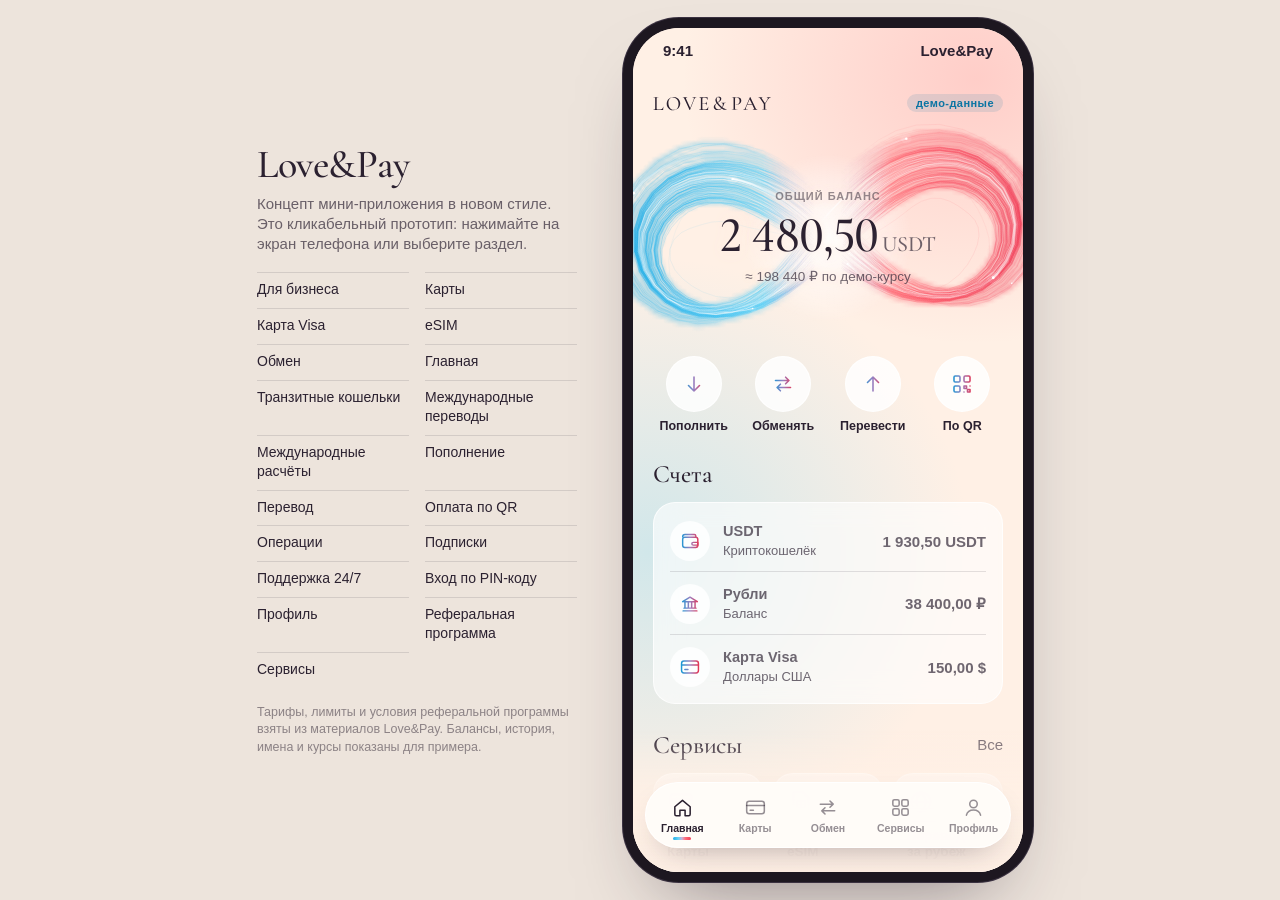
<file: app/index.html>
<!doctype html><html lang="ru"><head><meta charset="utf-8">
<meta name="viewport" content="width=device-width,initial-scale=1,viewport-fit=cover,user-scalable=no">
<meta name="robots" content="noindex"><meta name="theme-color" content="#FFF0E5"><title>Love&amp;Pay</title>
<link rel="stylesheet" href="css/base.css">
<link rel="stylesheet" href="css/screens/_shell.css">
<link rel="stylesheet" href="css/screens/cards.css">
<link rel="stylesheet" href="css/screens/home.css">
<link rel="stylesheet" href="css/screens/more.css">
<link rel="stylesheet" href="css/screens/more2.css">
<link rel="stylesheet" href="css/screens/pin.css">
<link rel="stylesheet" href="css/screens/services.css">
</head><body>
<svg width="0" height="0" style="position:absolute" aria-hidden="true"><defs><linearGradient id="lpg" x1="2" y1="0" x2="22" y2="0" gradientUnits="userSpaceOnUse"><stop offset="0" stop-color="#149BD6"/><stop offset=".5" stop-color="#9A7FC0"/><stop offset="1" stop-color="#E63350"/></linearGradient></defs></svg>
<div class="desk">
  <aside class="desk-note"><h1>Love&amp;Pay</h1><p>Концепт мини-приложения в новом стиле. Это кликабельный прототип: нажимайте на экран телефона или выберите раздел.</p><nav></nav>
  <small>Тарифы, лимиты и условия реферальной программы взяты из материалов Love&amp;Pay. Балансы, история, имена и курсы показаны для примера.</small></aside>
  <div class="phone"><div class="statusbar"><span>9:41</span><span>Love&amp;Pay</span></div><div class="bg"></div><main id="view"></main><nav class="tabbar" aria-label="Разделы"></nav><div class="fade"></div><div id="sheet"></div><div id="toast" role="status"></div></div>
</div>
<script>window.LOGO={word:'<svg viewBox="670 2025 2730 345" fill="currentColor" role="img" aria-label="Love&amp;Pay"><path  d="M754.06,2305.67c0,8.72.85,15.1,2.57,19.14,1.71,4.05,4.97,6.77,9.8,8.17,4.82,1.4,12.52,2.1,23.11,2.1h44.81c18.67,0,34-5.67,45.98-17.04,11.98-11.36,19.84-26.84,23.57-46.45,0-.93.85-1.32,2.57-1.17,1.71.16,2.57.7,2.57,1.63-2.8,26.45-4.2,48.55-4.2,66.29,0,2.49-.47,4.28-1.4,5.37-.93,1.09-2.8,1.63-5.6,1.63h-216.59c-.63,0-.93-.93-.93-2.8s.31-2.8.93-2.8c11.51,0,19.91-.77,25.21-2.33,5.29-1.55,8.87-4.59,10.74-9.1,1.87-4.51,2.8-11.44,2.8-20.77v-216.13c0-9.34-.93-16.18-2.8-20.54-1.87-4.35-5.45-7.39-10.74-9.1-5.29-1.71-13.7-2.57-25.21-2.57-.63,0-.93-.93-.93-2.8s.31-2.8.93-2.8l23.34.47c13.07.63,23.81.93,32.21.93,9.02,0,20.07-.31,33.14-.93l22.87-.47c.62,0,.93.93.93,2.8s-.31,2.8-.93,2.8c-11.2,0-19.53.86-24.97,2.57-5.45,1.71-9.1,4.83-10.97,9.34-1.87,4.51-2.8,11.44-2.8,20.77v213.79Z"/>\n  <path  d="M1055.38,2332.83c-22.57-13.54-39.99-31.9-52.28-55.08-12.3-23.18-18.44-48.47-18.44-75.86,0-32.05,8.09-59.52,24.27-82.39,16.18-22.87,36.95-40.06,62.32-51.58,25.36-11.51,51.27-17.27,77.72-17.27,29.56,0,55.55,6.93,77.96,20.77,22.41,13.85,39.6,32.14,51.58,54.85,11.98,22.72,17.97,46.84,17.97,72.35,0,28.32-7.47,54.31-22.41,77.96-14.94,23.65-34.94,42.33-59.98,56.02-25.05,13.7-52.21,20.54-81.46,20.54s-54.7-6.77-77.25-20.31ZM1204.29,2327.46c16.34-10.27,29.25-25.28,38.74-45.05,9.49-19.76,14.24-43.33,14.24-70.72,0-28.94-5.21-54.77-15.64-77.49-10.43-22.71-25.29-40.45-44.58-53.21-19.3-12.76-41.71-19.14-67.22-19.14-33.3,0-59.28,10.97-77.96,32.91s-28.01,52.21-28.01,90.79c0,29.26,5.29,55.86,15.87,79.82,10.58,23.97,25.36,42.87,44.35,56.72,18.98,13.85,40.61,20.77,64.88,20.77,20.54,0,38.98-5.13,55.32-15.4Z"/>\n  <path  d="M1668.51,2057.31c0,1.87-.47,2.8-1.4,2.8-21.79,0-38.12,13.38-49.01,40.14l-97.09,245.54c-.31,1.24-2.03,1.87-5.13,1.87-2.5,0-4.2-.63-5.13-1.87l-116.23-252.54c-5.6-11.82-11.28-20.31-17.04-25.44-5.76-5.13-13.15-7.7-22.17-7.7-.93,0-1.4-.93-1.4-2.8s.47-2.8,1.4-2.8l15.87.47c8.71.63,16.02.93,21.94.93,14.94,0,29.88-.31,44.81-.93,4.97-.31,11.51-.47,19.61-.47.93,0,1.4.93,1.4,2.8s-.47,2.8-1.4,2.8c-19.3,0-28.94,5.76-28.94,17.27,0,4.36,1.4,9.65,4.2,15.87l94.76,206.33,79.82-201.66c2.49-6.84,3.73-12.44,3.73-16.8,0-7.16-2.88-12.44-8.64-15.87-5.76-3.42-14.86-5.13-27.31-5.13-.93,0-1.4-.93-1.4-2.8s.47-2.8,1.4-2.8l20.54.47c11.2.63,21.31.93,30.34.93,5.91,0,13.22-.31,21.94-.93l19.14-.47c.93,0,1.4.93,1.4,2.8Z"/>\n  <path  d="M1938.79,2274.97c1.87.16,2.8.7,2.8,1.63-2.8,20.23-4.2,41.08-4.2,62.55,0,2.49-.55,4.28-1.63,5.37-1.09,1.09-3.03,1.63-5.83,1.63h-197.46c-.63,0-.93-.93-.93-2.8s.31-2.8.93-2.8c11.51,0,19.91-.77,25.21-2.33,5.29-1.55,8.87-4.59,10.74-9.1,1.87-4.51,2.8-11.44,2.8-20.77v-216.13c0-9.34-.93-16.18-2.8-20.54-1.87-4.35-5.45-7.39-10.74-9.1-5.29-1.71-13.7-2.57-25.21-2.57-.63,0-.93-.93-.93-2.8s.31-2.8.93-2.8h189.52c2.8,0,4.2,1.4,4.2,4.2l.93,58.35c0,.93-.86,1.4-2.57,1.4s-2.57-.47-2.57-1.4c-1.87-16.8-7.63-29.71-17.27-38.74-9.65-9.02-22.25-13.54-37.81-13.54h-25.67c-14.63,0-24.27,2.03-28.94,6.07-4.67,4.05-7,11.83-7,23.34v95.23h53.68c15.56,0,26.84-2.64,33.84-7.94,7-5.29,10.5-13.84,10.5-25.67,0-.62.93-.93,2.8-.93s2.8.31,2.8.93l-.47,38.74c0,9.03.15,15.87.47,20.54l.47,23.34c0,.63-.93.93-2.8.93s-2.8-.31-2.8-.93c0-13.69-3.58-23.57-10.74-29.64-7.16-6.07-18.83-9.1-35.01-9.1h-52.75v106.9c0,8.1.93,14.16,2.8,18.21,1.87,4.05,5.13,6.93,9.8,8.64,4.67,1.71,11.82,2.57,21.47,2.57h33.14c16.49,0,30.18-5.21,41.08-15.64,10.89-10.42,18.36-25.13,22.41-44.11,0-.93.93-1.32,2.8-1.17Z"/>\n  <path  d="M2367.56,2340.93c-.16,1.71-.7,2.57-1.63,2.57h-55.08c-13.07,0-33.3-10.42-60.68-31.28-24.59,24.59-55.71,36.88-93.36,36.88-19.61,0-36.1-3.19-49.48-9.57-13.38-6.38-23.27-14.86-29.64-25.44-6.38-10.58-9.57-21.94-9.57-34.08,0-17.42,5.52-32.68,16.57-45.75,11.04-13.07,26.84-27.07,47.38-42.01-5.6-8.4-10.12-16.18-13.54-23.34-9.03-18.98-13.54-35.94-13.54-50.88,0-14,3.34-26.76,10.04-38.28,6.69-11.51,16.02-20.69,28.01-27.54,11.98-6.84,25.91-10.27,41.78-10.27s28.78,3.66,39.68,10.97c10.89,7.32,16.34,19.07,16.34,35.24,0,12.14-3.12,23.11-9.34,32.91-6.23,9.8-13.85,18.37-22.87,25.67-9.03,7.32-21.32,16.1-36.88,26.37l-8.4,5.6c23.03,35.48,56.17,69.87,99.43,103.16,9.02-17.42,13.54-37.03,13.54-58.82,0-12.44-2.41-21.71-7.24-27.78-4.83-6.07-13.77-9.1-26.84-9.1-.93,0-1.48-.93-1.63-2.8-.16-1.87.39-2.8,1.63-2.8l99.89-.47c1.24,0,1.87.93,1.87,2.8s-.63,2.8-1.87,2.8c-10.27,0-17.97,1.01-23.11,3.03-5.13,2.03-8.79,4.9-10.97,8.64-2.18,3.74-4.36,9.5-6.54,17.27-8.4,29.25-18.83,53.53-31.28,72.82,18.98,13.7,36.88,24.9,53.68,33.61,16.8,8.72,30.81,14.32,42.01,16.8,1.24.31,1.79,1.33,1.63,3.03ZM2244.09,2307.09c-4.05-2.8-7.63-5.6-10.74-8.4-18.67-14.94-36.49-31.12-53.45-48.55-16.96-17.42-31.36-34.7-43.18-51.82-11.2,9.34-19.92,19.07-26.14,29.18-6.23,10.12-9.34,21.55-9.34,34.31s3.34,24.67,10.04,35.71c6.69,11.05,16.1,19.84,28.24,26.37s25.83,9.8,41.08,9.8c24.58,0,45.75-8.87,63.49-26.61ZM2159.6,2172.18c15.87-12.44,28.08-24.51,36.64-36.18,8.56-11.67,12.84-24.97,12.84-39.91,0-13.69-3.58-24.43-10.74-32.21-7.16-7.78-16.8-11.67-28.94-11.67-23.03,0-34.54,14.16-34.54,42.48,0,24.27,8.24,50.11,24.74,77.49Z"/>\n  <path  d="M2560.81,2326.47c2.49,4.51,7.47,7.7,14.94,9.57s19.14,2.8,35.01,2.8c.93,0,1.4.93,1.4,2.8s-.47,2.8-1.4,2.8c-12.76,0-22.72-.15-29.88-.47l-40.61-.47-31.74.47c-5.6.31-13.54.47-23.81.47-.93,0-1.4-.93-1.4-2.8s.47-2.8,1.4-2.8c11.2,0,19.45-.77,24.74-2.33,5.29-1.55,8.87-4.59,10.74-9.1,1.87-4.51,2.8-11.44,2.8-20.77v-216.13c0-9.34-.93-16.18-2.8-20.54-1.87-4.35-5.45-7.39-10.74-9.1-5.29-1.71-13.54-2.57-24.74-2.57-.93,0-1.4-.93-1.4-2.8s.47-2.8,1.4-2.8l23.81.47c13.07.63,23.49.93,31.28.93s16.34-.47,26.61-1.4c3.73,0,9.57-.23,17.5-.7s14.86-.7,20.77-.7c28.94,0,52.2,6.46,69.79,19.37,17.58,12.92,26.37,32.44,26.37,58.58,0,20.23-5.06,37.34-15.17,51.35-10.12,14-23.03,24.43-38.74,31.28-15.72,6.85-31.98,10.27-48.78,10.27-9.03,0-16.65-.77-22.87-2.33-.63,0-.93-.77-.93-2.33,0-.93.23-1.87.7-2.8s1.01-1.24,1.63-.93c4.67,1.25,10.11,1.87,16.34,1.87,19.29,0,35.63-6.69,49.01-20.07s20.07-32.68,20.07-57.88-6.38-43.88-19.14-57.88c-12.76-14-29.57-21.01-50.42-21.01-10.27,0-17.74.7-22.41,2.1s-8.02,4.36-10.04,8.87c-2.03,4.51-3.03,11.75-3.03,21.71v213.33c0,9.96,1.24,17.2,3.73,21.71Z"/>\n  <path  d="M3073.82,2342.7c0,1.87-.63,2.8-1.87,2.8-5.92,0-15.1-.31-27.54-.93-12.45-.62-21.63-.93-27.54-.93-7.16,0-16.03.31-26.61.93-9.96.63-17.74.93-23.34.93-1.25,0-1.87-.93-1.87-2.8s.62-2.8,1.87-2.8c11.2,0,19.21-1.01,24.04-3.03,4.82-2.02,7.24-5.67,7.24-10.97,0-4.67-2.18-11.67-6.54-21.01l-40.14-84.02h-111.57l-27.54,63.95c-4.05,9.34-6.07,17.9-6.07,25.67,0,19.61,15.09,29.41,45.28,29.41,1.55,0,2.33.93,2.33,2.8s-.78,2.8-2.33,2.8c-5.6,0-13.7-.31-24.27-.93-11.83-.62-22.1-.93-30.81-.93-7.78,0-17.27.31-28.47.93-9.34.63-17.27.93-23.81.93-1.55,0-2.33-.93-2.33-2.8s.78-2.8,2.33-2.8c8.71,0,16.1-1.63,22.17-4.9s11.9-9.1,17.5-17.5,11.82-20.69,18.67-36.88l98.5-230.6c.62-.93,1.87-1.4,3.73-1.4s2.95.47,3.27,1.4l111.1,231.53c10.58,22.72,19.61,38.12,27.07,46.21,7.47,8.1,16.02,12.14,25.67,12.14,1.24,0,1.87.93,1.87,2.8ZM2844.15,2211.06h102.7l-54.15-112.97-48.55,112.97Z"/>\n  <path  d="M3380.03,2055.6c0,1.87-.31,2.8-.93,2.8-10.9,0-22.33,4.43-34.31,13.3-11.98,8.87-22.64,20.93-31.98,36.18l-60.22,93.36v105.5c0,9.65.93,16.65,2.8,21.01,1.87,4.36,5.37,7.32,10.5,8.87,5.13,1.56,13.46,2.33,24.97,2.33.93,0,1.4.93,1.4,2.8s-.47,2.8-1.4,2.8c-9.65,0-17.12-.15-22.41-.47l-33.14-.47-32.21.47c-5.92.31-13.85.47-23.81.47-.63,0-.93-.93-.93-2.8s.31-2.8.93-2.8c11.51,0,19.91-.77,25.21-2.33,5.29-1.55,8.94-4.59,10.97-9.1,2.02-4.51,3.03-11.44,3.03-20.77v-98.03l-75.62-112.03c-9.34-14.31-17.9-24.27-25.67-29.88-7.78-5.6-16.34-8.4-25.67-8.4-.93,0-1.4-.93-1.4-2.8s.47-2.8,1.4-2.8l16.34.47c7.47.63,12.91.93,16.34.93,10.58,0,24.27-.31,41.08-.93l26.14-.47c.62,0,.93.93.93,2.8s-.31,2.8-.93,2.8c-15.25,0-22.87,3.58-22.87,10.74,0,3.11,1.71,7.16,5.13,12.14l73.29,108.76,54.15-84.96c7.16-11.82,10.74-21.47,10.74-28.94,0-11.82-8.4-17.74-25.21-17.74-.63,0-.93-.93-.93-2.8s.31-2.8.93-2.8l22.41.47c12.44.63,23.65.93,33.61.93,5.29,0,11.67-.31,19.14-.93l17.27-.47c.62,0,.93.93.93,2.8Z"/>\n</svg>',mono:'<svg viewBox="1395 1925 1225 500" fill="currentColor" role="img" aria-label="L&amp;P"><path  d="M1524.02,2344.63c0,13.9,1.36,24.08,4.09,30.53,2.72,6.46,7.93,10.79,15.63,13.03,7.69,2.23,19.97,3.35,36.85,3.35h71.47c29.78,0,54.22-9.05,73.33-27.17,19.1-18.11,31.64-42.81,37.6-74.08,0-1.49,1.36-2.11,4.09-1.86,2.72.26,4.09,1.12,4.09,2.61-4.47,42.19-6.7,77.43-6.7,105.72,0,3.98-.74,6.83-2.23,8.56-1.49,1.75-4.47,2.61-8.93,2.61h-345.45c-1,0-1.49-1.49-1.49-4.47s.49-4.47,1.49-4.47c18.36,0,31.76-1.23,40.2-3.72,8.43-2.48,14.15-7.32,17.12-14.52,2.98-7.19,4.47-18.24,4.47-33.13v-344.71c0-14.89-1.49-25.8-4.47-32.76-2.98-6.95-8.69-11.78-17.12-14.52-8.45-2.72-21.85-4.09-40.2-4.09-1,0-1.49-1.49-1.49-4.47s.49-4.47,1.49-4.47l37.22.74c20.85,1,37.97,1.49,51.37,1.49,14.39,0,32.01-.49,52.86-1.49l36.48-.74c.99,0,1.49,1.49,1.49,4.47s-.5,4.47-1.49,4.47c-17.87,0-31.15,1.37-39.83,4.09-8.69,2.73-14.52,7.7-17.5,14.89-2.98,7.2-4.47,18.24-4.47,33.13v340.98Z"/>\n  <path  d="M2193.97,2402.35c-.19,1.99-.81,2.98-1.9,2.98h-64.01c-15.19,0-38.7-12.11-70.52-36.35-28.57,28.57-64.74,42.86-108.5,42.86-22.78,0-41.96-3.71-57.5-11.12-15.55-7.41-27.04-17.27-34.45-29.57-7.42-12.29-11.12-25.5-11.12-39.6,0-20.25,6.42-37.97,19.26-53.16,12.83-15.19,31.19-31.46,55.06-48.82-6.51-9.77-11.76-18.8-15.73-27.12-10.49-22.06-15.73-41.77-15.73-59.13,0-16.27,3.88-31.1,11.66-44.48,7.77-13.38,18.62-24.05,32.55-32.01,13.92-7.95,30.11-11.93,48.55-11.93s33.45,4.26,46.11,12.75c12.66,8.5,18.99,22.16,18.99,40.96,0,14.11-3.62,26.85-10.85,38.25-7.24,11.39-16.1,21.34-26.58,29.84-10.49,8.5-24.78,18.72-42.86,30.65l-9.77,6.51c26.76,41.23,65.28,81.2,115.55,119.89,10.49-20.25,15.73-43.04,15.73-68.35,0-14.46-2.81-25.23-8.41-32.28-5.61-7.05-16-10.58-31.19-10.58-1.09,0-1.72-1.08-1.9-3.25-.19-2.17.45-3.25,1.9-3.25l116.09-.54c1.44,0,2.17,1.09,2.17,3.26s-.73,3.25-2.17,3.25c-11.93,0-20.89,1.18-26.85,3.53-5.97,2.36-10.22,5.7-12.75,10.04-2.53,4.34-5.07,11.04-7.6,20.07-9.76,34-21.89,62.21-36.35,84.63,22.06,15.92,42.86,28.94,62.39,39.06,19.53,10.13,35.8,16.64,48.82,19.53,1.44.36,2.08,1.54,1.9,3.53ZM2050.48,2363.02c-4.7-3.25-8.87-6.51-12.48-9.77-21.7-17.36-42.41-36.16-62.12-56.42-19.72-20.25-36.44-40.32-50.18-60.22-13.02,10.85-23.15,22.16-30.38,33.91-7.24,11.76-10.85,25.05-10.85,39.87s3.88,28.67,11.66,41.5c7.77,12.84,18.72,23.06,32.82,30.65,14.11,7.6,30.02,11.39,47.74,11.39,28.57,0,53.16-10.31,73.78-30.92ZM1952.29,2206.24c18.44-14.46,32.63-28.48,42.59-42.04,9.94-13.56,14.92-29.02,14.92-46.38,0-15.91-4.16-28.39-12.48-37.43-8.32-9.04-19.53-13.56-33.63-13.56-26.77,0-40.14,16.46-40.14,49.37,0,28.21,9.58,58.23,28.75,90.05Z"/>\n  <path  d="M2384.79,2373.25c3.97,7.2,11.91,12.28,23.82,15.26,11.91,2.98,30.52,4.47,55.84,4.47,1.49,0,2.23,1.49,2.23,4.47s-.74,4.47-2.23,4.47c-20.36,0-36.24-.24-47.65-.74l-64.77-.75-50.63.75c-8.93.5-21.59.74-37.97.74-1.49,0-2.23-1.49-2.23-4.47s.75-4.47,2.23-4.47c17.87,0,31.01-1.23,39.46-3.72,8.43-2.48,14.15-7.32,17.12-14.52,2.98-7.19,4.47-18.24,4.47-33.13v-344.71c0-14.89-1.49-25.8-4.47-32.76-2.98-6.95-8.69-11.78-17.12-14.52-8.45-2.72-21.59-4.09-39.46-4.09-1.49,0-2.23-1.49-2.23-4.47s.75-4.47,2.23-4.47l37.97.74c20.85,1,37.47,1.49,49.88,1.49s26.06-.74,42.44-2.23c5.96,0,15.26-.37,27.92-1.12,12.66-.74,23.7-1.12,33.13-1.12,46.16,0,83.26,10.31,111.3,30.9,28.04,20.6,42.06,51.74,42.06,93.44,0,32.27-8.07,59.56-24.2,81.9-16.13,22.33-36.74,38.97-61.79,49.88-25.07,10.92-51,16.38-77.8,16.38-14.4,0-26.56-1.23-36.48-3.72-1,0-1.49-1.23-1.49-3.72,0-1.49.37-2.98,1.12-4.47.74-1.49,1.6-1.98,2.61-1.49,7.45,1.99,16.12,2.98,26.06,2.98,30.77,0,56.83-10.67,78.17-32.01s32.01-52.12,32.01-92.32-10.18-69.98-30.52-92.32c-20.36-22.33-47.16-33.5-80.41-33.5-16.38,0-28.29,1.12-35.74,3.35-7.45,2.23-12.79,6.96-16.01,14.15-3.23,7.2-4.84,18.74-4.84,34.62v340.24c0,15.89,1.98,27.43,5.96,34.62Z"/>\n</svg>'};window.QR='[base64]';</script>
<script src="js/threadlib.js"></script>
<script src="js/scenes/s01.js"></script>
<script src="js/scenes/s02.js"></script>
<script src="js/scenes/s03.js"></script>
<script src="js/scenes/s04.js"></script>
<script src="js/scenes/s05.js"></script>
<script src="js/scenes/s06.js"></script>
<script src="js/scenes/s07.js"></script>
<script src="js/scenes/s08.js"></script>
<script src="js/scenes/s09.js"></script>
<script src="js/scenes/s10.js"></script>
<script src="js/scenes/s11.js"></script>
<script src="js/data.js"></script>
<script src="js/app.js"></script>
<script src="js/screens/business.js"></script>
<script src="js/screens/cards.js"></script>
<script src="js/screens/esim.js"></script>
<script src="js/screens/exchange.js"></script>
<script src="js/screens/home.js"></script>
<script src="js/screens/more2.js"></script>
<script src="js/screens/pin.js"></script>
<script src="js/screens/profile.js"></script>
<script src="js/screens/referral.js"></script>
<script src="js/screens/services.js"></script>
<script>APP.start()</script></body></html>
</file>
<file: app/css/base.css>
/* Love&Pay mini app concept: tokens, layout shell and shared components.
   Screen-specific styles live next to the screens (app/css/screens/<name>.css), with class names prefixed by the screen. */
@font-face{font-family:CG;font-weight:400;src:url(../fonts/CormorantGaramond-Regular.ttf)}
@font-face{font-family:CG;font-weight:400;font-style:italic;src:url(../fonts/CormorantGaramond-Italic.ttf)}
@font-face{font-family:CG;font-weight:500;src:url(../fonts/CormorantGaramond-Medium.ttf)}
@font-face{font-family:CG;font-weight:500;font-style:italic;src:url(../fonts/CormorantGaramond-MediumItalic.ttf)}
@font-face{font-family:CG;font-weight:600;src:url(../fonts/CormorantGaramond-SemiBold.ttf)}
@font-face{font-family:CG;font-weight:600;font-style:italic;src:url(../fonts/CormorantGaramond-SemiBoldItalic.ttf)}
@font-face{font-family:CG;font-weight:700;src:url(../fonts/CormorantGaramond-Bold.ttf)}

:root{
  --cream:#FFF0E5; --paper:rgba(255,255,255,.6); --paper2:rgba(255,255,255,.82);
  --ink:#2B2130; --ink2:rgba(43,33,48,.68); --ink3:rgba(43,33,48,.5); --line:rgba(43,33,48,.13);
  --pink:#C92742; --pinkL:#FF6B76; --blue:#0A74A3; --blueL:#67D2F6;
  --grad:linear-gradient(90deg,#22ADE6 0%,#67D2F6 30%,#CEB0D6 50%,#FF6B76 70%,#F0405A 100%);
  --serif:CG,Georgia,"Times New Roman",serif;
  --sans:-apple-system,BlinkMacSystemFont,"SF Pro Text","Segoe UI",Roboto,"Helvetica Neue",Arial,sans-serif;
  --r:22px; --pad:20px; --tab:84px;
  --safe-b:env(safe-area-inset-bottom,0px); --safe-t:env(safe-area-inset-top,0px);
}
*{box-sizing:border-box;margin:0;padding:0;-webkit-tap-highlight-color:transparent}
html,body{height:100%}
body{background:#EDE4DC;color:var(--ink);font-family:var(--sans);font-size:15px;line-height:1.35;-webkit-font-smoothing:antialiased;-webkit-text-size-adjust:100%;overflow:hidden}
button{font:inherit;color:inherit;background:none;border:0;cursor:pointer}
input,select{font:inherit;color:inherit}
a{color:inherit;text-decoration:none}
svg{display:block}
:focus-visible{outline:2px solid var(--blue);outline-offset:2px;border-radius:8px}

/* ---------- shell: the phone fills a phone screen; on a wide screen it stands in the middle with a caption */
.desk{height:100%;display:flex;align-items:center;justify-content:center;gap:56px;padding:24px}
/* on a phone the app fills the whole screen, edge to edge, with the cream behind the browser bars */
@media (max-width:759px),(max-height:599px){
  html,body{background:var(--cream)}
  .desk{display:block;padding:0}
  .phone{position:fixed;inset:0;width:auto;height:auto}
}
.desk-note{width:320px;display:none}
.phone{position:relative;width:100%;height:100%;background:var(--cream);overflow:hidden;isolation:isolate}
.statusbar{display:none}
@media (min-width:760px) and (min-height:600px){
  .desk-note{display:block}
  .phone{width:390px;height:min(844px,calc(100vh - 48px));border-radius:46px;box-shadow:0 0 0 10px #1D1720,0 0 0 11px #3a3140,0 40px 80px -30px rgba(43,33,48,.55)}
  .statusbar{display:flex;position:absolute;left:0;right:0;top:0;height:44px;z-index:30;align-items:center;justify-content:space-between;padding:0 30px;font:600 15px var(--sans);pointer-events:none}
  .phone{--safe-t:44px;--safe-b:14px}
}
.desk-note h1{font:500 40px/1 var(--serif);letter-spacing:-.01em;margin-bottom:10px}
.desk-note p{color:var(--ink2);margin-bottom:18px}
.desk-note nav{display:grid;grid-template-columns:1fr 1fr;gap:2px 16px}
.desk-note nav a{padding:7px 0;border-top:1px solid var(--line);font-size:14px}
.desk-note nav a:hover{color:var(--pink)}
.desk-note small{display:block;margin-top:18px;color:var(--ink3);font-size:12.5px;line-height:1.4}

/* soft light fields behind every screen */
.bg{position:absolute;inset:0;z-index:-1;background:
  radial-gradient(420px 380px at 88% 6%,rgba(255,107,118,.26),transparent 70%),
  radial-gradient(460px 420px at 4% 62%,rgba(103,210,246,.30),transparent 70%),
  var(--cream)}

#view{position:absolute;inset:0;overflow-y:auto;overflow-x:hidden;-webkit-overflow-scrolling:touch;overscroll-behavior:contain;padding:calc(var(--safe-t) + 14px) var(--pad) calc(var(--tab) + var(--safe-b) + 34px)}
#view.notab{padding-bottom:calc(var(--safe-b) + 28px)}
/* the content fades out under the floating tab bar */
.fade{position:absolute;left:0;right:0;bottom:0;height:calc(var(--tab) + var(--safe-b) + 44px);z-index:15;pointer-events:none;background:linear-gradient(to bottom,rgba(255,240,229,0),rgba(255,240,229,.92) 55%,var(--cream))}
.tabbar.hide+.fade,.fade.hide{display:none}
.screen{animation:scr .32s cubic-bezier(.2,.7,.2,1)}
@keyframes scr{from{opacity:0;transform:translateY(10px)}to{opacity:1;transform:none}}
@media (prefers-reduced-motion:reduce){.screen{animation:none}}

/* ---------- type */
.h1{font:500 36px/1 var(--serif);letter-spacing:-.012em}
.h2{font:500 25px/1.08 var(--serif);letter-spacing:-.005em}
.h3{font:600 16px/1.2 var(--sans)}
.it{font-style:italic}
.lead{font:500 19px/1.22 var(--serif)}
.muted{color:var(--ink2)}.faint{color:var(--ink3)}
.label{font:600 11px/1.2 var(--sans);letter-spacing:.09em;text-transform:uppercase;color:var(--ink3)}
.amount{font:500 54px/.95 var(--serif);letter-spacing:-.02em;font-feature-settings:"lnum"}
.amount small{font-size:.44em;letter-spacing:0;margin-left:.2em;color:var(--ink2)}
.num{font-family:var(--serif);font-feature-settings:"lnum";font-weight:600;font-size:1.22em;line-height:1}
.pink{color:var(--pink)}.blue{color:var(--blue)}
.slogan{font:italic 500 21px/1.15 var(--serif);color:var(--pink)}
.center{text-align:center}

/* ---------- top bar of an inner screen */
.top{display:flex;align-items:center;gap:6px;min-height:44px;margin:-4px -8px 10px}
.top .back{width:44px;height:44px;display:grid;place-items:center;border-radius:50%}
.top .back svg{width:22px;height:22px}
.top .t{font:600 16px var(--sans);flex:1;text-align:center;padding-right:44px}
.top.left .t{text-align:left;padding-right:0}

/* ---------- surfaces and rows */
.panel{background:var(--paper);border:1px solid rgba(255,255,255,.75);border-radius:var(--r);padding:18px;-webkit-backdrop-filter:blur(14px);backdrop-filter:blur(14px)}
.panel.tight{padding:6px 16px}
.stack>*+*{margin-top:14px}
.stack.lg>*+*{margin-top:22px}
.rowx{display:flex;align-items:center;justify-content:space-between;gap:12px}
.li{display:grid;grid-template-columns:auto 1fr auto;align-items:center;gap:13px;min-height:60px;padding:10px 0;border-top:1px solid var(--line);width:100%;text-align:left}
.li:first-child{border-top:0}
.li .ico{width:40px;height:40px;border-radius:50%;display:grid;place-items:center;background:var(--paper2)}
.li .ico svg{width:22px;height:22px}
.li b{display:block;font:600 15.5px/1.2 var(--sans)}
.li span{display:block;font-size:13px;color:var(--ink2);margin-top:2px}
.li .v{text-align:right;font:600 15px var(--sans);white-space:nowrap}
.li .v small{display:block;font:400 12.5px var(--sans);color:var(--ink2);margin-top:2px}
.li .chev{width:18px;height:18px;color:var(--ink3)}
.kv{display:flex;justify-content:space-between;gap:16px;padding:12px 0;border-top:1px solid var(--line);font-size:14.5px}
.kv:first-child{border-top:0}
.kv dt{color:var(--ink2)}.kv dd{font-weight:600;text-align:right}

/* ---------- controls */
.btn{display:flex;align-items:center;justify-content:center;gap:8px;width:100%;min-height:54px;padding:0 22px;border-radius:27px;background:var(--ink);color:var(--cream);font:600 16px var(--sans);transition:transform .12s ease,opacity .2s}
.btn:active{transform:scale(.98)}
.btn.ghost{background:var(--paper);color:var(--ink);border:1px solid var(--line)}
.btn.sm{min-height:42px;font-size:14.5px;width:auto;padding:0 18px}
.btn[disabled]{opacity:.38;pointer-events:none}
.btn svg{width:20px;height:20px}
.actions{display:grid;grid-template-columns:repeat(4,1fr);gap:8px}
.act{display:flex;flex-direction:column;align-items:center;gap:7px;font:600 12.5px var(--sans);min-height:44px}
.act i{width:56px;height:56px;border-radius:50%;display:grid;place-items:center;background:var(--paper2);border:1px solid rgba(255,255,255,.9)}
.act svg{width:24px;height:24px}
.chip{display:inline-flex;align-items:center;gap:6px;min-height:32px;padding:0 13px;border-radius:16px;background:var(--paper2);border:1px solid var(--line);font:600 13px var(--sans)}
.chip.on{background:var(--ink);color:var(--cream);border-color:var(--ink)}
.chips{display:flex;gap:8px;flex-wrap:wrap}
.seg{display:grid;grid-auto-flow:column;grid-auto-columns:1fr;padding:4px;border-radius:24px;background:rgba(43,33,48,.07)}
.seg button{min-height:40px;border-radius:20px;font:600 14px var(--sans);color:var(--ink2)}
.seg button.on{background:#fff;color:var(--ink);box-shadow:0 2px 8px -3px rgba(43,33,48,.3)}
.field{display:block}
.field>span{display:block;margin-bottom:7px}
.field input,.field select{width:100%;min-height:54px;padding:0 16px;border-radius:16px;border:1px solid var(--line);background:var(--paper2);font:500 16px var(--sans);outline:none;-webkit-appearance:none;appearance:none}
.field input:focus,.field select:focus{border-color:var(--ink)}
.field.big input{font:500 34px/1 var(--serif);min-height:68px;font-feature-settings:"lnum"}
.note{font-size:12.5px;line-height:1.4;color:var(--ink3)}
.badge{display:inline-block;padding:3px 9px;border-radius:10px;font:600 11px var(--sans);letter-spacing:.04em;background:rgba(10,116,163,.12);color:var(--blue)}
.badge.pink{background:rgba(201,39,66,.1);color:var(--pink)}
.hr{height:1px;background:var(--line);border:0}

/* a living picture of light threads */
.hero{position:relative;height:210px;margin:0 calc(-1 * var(--pad))}
.hero canvas{position:absolute;inset:0;width:100%;height:100%}
.hero .over{position:absolute;inset:0;display:flex;flex-direction:column;align-items:center;justify-content:center;text-align:center;padding:0 var(--pad)}

/* the QR code */
.qr{display:block;width:100%;height:auto}
.qrplate{background:var(--cream);border-radius:18px;padding:10px;box-shadow:0 10px 26px -14px rgba(43,33,48,.4)}

/* icons: fine lines; .g paints the stroke with the brand gradient */
.i{fill:none;stroke:currentColor;stroke-width:1.6;stroke-linecap:round;stroke-linejoin:round}
.i.g{stroke:url(#lpg)}

/* ---------- tab bar */
.tabbar{position:absolute;left:12px;right:12px;bottom:calc(var(--safe-b) + 10px);height:66px;z-index:20;display:grid;grid-template-columns:repeat(5,1fr);align-items:center;border-radius:33px;background:rgba(255,252,249,.94);border:1px solid rgba(255,255,255,.9);-webkit-backdrop-filter:blur(18px);backdrop-filter:blur(18px);box-shadow:0 14px 34px -18px rgba(43,33,48,.45)}
.tabbar.hide{display:none}
.tabbar a{display:flex;flex-direction:column;align-items:center;justify-content:center;gap:3px;height:100%;font:600 10.5px var(--sans);color:var(--ink3);position:relative}
.tabbar svg{width:23px;height:23px}
.tabbar a.on{color:var(--ink)}
.tabbar a.on::after{content:"";position:absolute;bottom:7px;width:18px;height:3px;border-radius:2px;background:var(--grad)}

/* ---------- bottom sheet and toast */
#sheet{position:absolute;inset:0;z-index:40;display:none}
#sheet.on{display:block}
#sheet .scrim{position:absolute;inset:0;background:rgba(43,33,48,.38);animation:fade .2s}
#sheet .box{position:absolute;left:0;right:0;bottom:0;max-height:88%;overflow:auto;background:var(--cream);border-radius:28px 28px 0 0;padding:10px var(--pad) calc(var(--safe-b) + 22px);animation:up .28s cubic-bezier(.2,.7,.2,1)}
#sheet .grab{width:38px;height:4px;border-radius:2px;background:var(--line);margin:0 auto 16px}
@keyframes fade{from{opacity:0}}
@keyframes up{from{transform:translateY(40px);opacity:0}}
#toast{position:absolute;left:50%;bottom:calc(var(--tab) + var(--safe-b) + 26px);transform:translateX(-50%);z-index:50;padding:11px 18px;border-radius:22px;background:var(--ink);color:var(--cream);font:600 14px var(--sans);white-space:nowrap;opacity:0;pointer-events:none;transition:opacity .25s}
#toast.on{opacity:1}
</file>
<file: app/css/screens/_shell.css>
/* shell additions: the placeholder of a section that is not built yet */
.soon{display:flex;flex-direction:column;gap:22px;padding-top:120px}
</file>
<file: app/css/screens/cards.css>
.cards-title{margin-top:8px}
.cards-lead{margin:8px 0 0;font-size:14.5px}
.cards-hero{height:300px}
.cards-face{position:relative;width:20em;height:12.6em;border-radius:1.2em;overflow:hidden;font-size:8.4px;text-align:left;box-shadow:0 2em 3.4em -1.4em rgba(43,33,48,.4),0 .1em 0 rgba(255,255,255,.7) inset}
.cards-face::after{content:"";position:absolute;inset:0;background:linear-gradient(115deg,rgba(255,255,255,.55) 0%,rgba(255,255,255,0) 38%,rgba(255,255,255,0) 62%,rgba(255,255,255,.28) 100%)}
.cards-visa{background:linear-gradient(160deg,#67D2F6 0%,#9ADFF3 42%,#FFF0E5 100%)}
.cards-mc{background:linear-gradient(160deg,#FF6B76 0%,#FF9BA1 45%,#FFF0E5 100%)}
.cards-mono svg{position:absolute;left:1.4em;top:1.2em;height:2.3em;color:#fff}
.cards-chip{position:absolute;left:1.6em;bottom:1.6em;width:2.7em;height:2em;border-radius:.4em;background:linear-gradient(135deg,rgba(255,255,255,.95),rgba(255,255,255,.45));box-shadow:0 0 0 1px rgba(255,255,255,.7)}
.cards-net{position:absolute;right:1.5em;bottom:1.7em;font:700 1.04em var(--serif);letter-spacing:.18em;text-transform:uppercase;color:var(--ink);opacity:.72}
.cards-pos{position:absolute;left:50%;top:50%;border-radius:10px}
.cards-pos1{transform:translate(-64%,-88%) rotate(-13deg)}
.cards-pos2{transform:translate(-36%,-12%) rotate(9deg)}
.cards-slogan{margin:26px 0 4px}
.cards-big{display:flex;justify-content:center;padding:6px 0 4px}
.cards-lg{font-size:14.5px}
.cards-bal{margin-top:20px}
.cards-bal .label{margin-bottom:8px}
.cards-actions{margin-top:20px}
.cards-issue{margin-top:22px}
.cards-terms{margin-top:28px}
.cards-terms .kv dt{flex:0 0 42%}
</file>
<file: app/css/screens/home.css>
.home-head{min-height:34px}
.home-logo svg{height:15px}
.home-hero{height:232px;margin-top:2px}
.home-hero .label{margin-bottom:9px}
.home-sub{margin-top:9px;font-size:13.5px}
.s-home .actions{margin-top:2px}
.home-sec{margin-top:28px}
.home-grid{display:grid;grid-template-columns:repeat(3,minmax(0,1fr));gap:10px}
.home-hero .amount{font-size:50px}
.home-hero .over{text-shadow:0 0 16px rgba(255,240,229,.95),0 0 5px rgba(255,240,229,.9)}
.s-home .li b{font-size:14.5px}
.home-svc{display:flex;flex-direction:column;gap:12px;align-items:flex-start;justify-content:space-between;min-height:96px;padding:14px 13px 13px;border-radius:20px;background:var(--paper);border:1px solid rgba(255,255,255,.75);text-align:left;font:600 13.5px/1.2 var(--sans)}
.home-svc svg{width:28px;height:28px}
.home-slogan{margin:34px 0 4px}
</file>
<file: app/css/screens/more.css>
/* eSIM */
.esim-hero{height:250px}
.esim-sim{position:absolute;left:50%;top:50%;width:46px;height:46px;transform:translate(-50%,-50%)}
.esim-sim svg{width:46px;height:46px}
.esim-num{font-size:64px}
.esim-lead{margin:10px 0 18px}
.esim-list{margin-top:22px}
.esim-list .li{grid-template-columns:auto 1fr}
.esim-list .li b{font-weight:500;font-size:15px}
.esim-slogan{margin:26px 0 4px}

/* referral */
.ref-hero{height:200px}
.ref-link{margin-top:18px}
.ref-link .label{margin-bottom:8px}
.ref-url{font:600 14.5px var(--sans);word-break:break-all}
.ref-link .rowx{flex-direction:column;align-items:stretch;gap:12px}
.ref-link .btn{width:100%}
.ref-table th:not(:first-child),.ref-table td{padding-left:16px;white-space:nowrap}
.ref-stats{display:grid;grid-template-columns:1fr 1fr;gap:10px;margin:12px 0 10px}
.ref-stats .label{margin-bottom:6px}
.ref-n{display:block;font-size:40px;margin-bottom:2px}
.ref-stats .muted{font-size:13px}
.ref-sec{margin-top:28px}
.ref-table{width:100%;border-collapse:collapse;font-size:14.5px}
.ref-table th,.ref-table td{padding:13px 0;border-top:1px solid var(--line);text-align:right;font-weight:500}
.ref-table thead th{border-top:0;font:600 11px var(--sans);letter-spacing:.09em;text-transform:uppercase;color:var(--ink3)}
.ref-table th:first-child{text-align:left}
.ref-table tbody th{font-weight:600}
.ref-table td{width:22%;font-family:var(--serif);font-size:19px;font-feature-settings:"lnum"}
.ref-table .ref-l1{color:var(--pink);font-weight:700}
.ref-slogan{margin:30px 0 4px}

/* business */
.biz-lead{margin:8px 0 0}
.biz-hero{height:270px}
.biz-qr{position:absolute;left:50%;top:50%;width:132px;transform:translate(-50%,-50%)}
.biz-seg{margin-bottom:14px}
.biz-field{margin-bottom:14px}
.biz-link{margin:10px 0 12px}
.biz-sec{margin-top:26px}
.biz-sec .li{grid-template-columns:auto 1fr}
.biz-slogan{margin:28px 0 4px}

/* exchange */
.ex-title{margin-top:8px}
.ex-lead{margin:8px 0 0;font-size:14.5px}
.ex-hero{height:170px}
.ex-box{margin-bottom:12px}
.ex-mid{display:grid;grid-template-columns:1fr auto 1fr;align-items:center;gap:12px;margin:14px 0}
.ex-swap{width:44px;height:44px;border-radius:50%;display:grid;place-items:center;background:var(--paper2)}
.ex-swap svg{width:22px;height:22px}
.ex-to{font-size:40px;margin-top:6px}
.s-exchange .btn{margin:14px 0 12px}

/* profile */
.pr-title{margin-top:8px}
.pr-user{display:flex;align-items:center;gap:14px;margin-top:16px}
.pr-ava{width:54px;height:54px;border-radius:50%;display:grid;place-items:center;background:var(--grad);color:#fff}
.pr-ava svg{height:15px}
.pr-sub{display:block;font-size:13px;margin-top:2px}
.pr-sec{margin-top:26px}
.pr-slogan{margin:30px 0 4px}
</file>
<file: app/css/screens/more2.css>
.m2-gap{margin-top:18px}
.m2-top{margin-top:26px}
.m2-h{margin:24px 0 12px}
.m2-lab{margin-bottom:8px}
.m2-li{grid-template-columns:auto 1fr}
.m2-plain{font-weight:500!important;font-size:15px!important}
.m2-slogan{margin:28px 0 4px}
.m2-hero-w{height:270px}
.m2-hero-i{height:210px}
.m2-hero-p{height:330px}
.m2-bal{margin-top:26px}
.m2-bal .label{margin-bottom:8px}
.m2-chips{justify-content:center;margin-bottom:22px}
.m2-formula{display:flex;align-items:center;justify-content:center;gap:4px;margin:22px 0 14px;font:500 50px/1 var(--serif);letter-spacing:-.02em;font-feature-settings:"lnum";white-space:nowrap}
.m2-formula canvas{width:104px;height:58px;flex:none}
.s-wallets .btn+.panel{margin-top:14px}
.s-wallets .note{margin-top:10px}
.s-invoice .note{margin-top:12px}
.s-pay .btn{margin-top:6px}
</file>
<file: app/css/screens/pin.css>
.pin-wrap{min-height:100%;display:flex;flex-direction:column;align-items:center}
.pin-logo svg{height:16px;margin-top:8px}
.pin-hero{height:200px;width:calc(100% + 2 * var(--pad));margin-top:6px}
.pin-label{margin-top:22px}
.pin-dots{display:flex;gap:16px;margin:14px 0 18px}
.pin-dots i{width:13px;height:13px;border-radius:50%;border:1.5px solid var(--ink3);transition:all .15s}
.pin-dots i.on{background:var(--ink);border-color:var(--ink);transform:scale(1.1)}
.pin-pad{display:grid;grid-template-columns:repeat(3,76px);gap:12px 26px;margin-bottom:18px}
.pin-pad button{height:64px;border-radius:50%;font:500 34px/1 var(--serif);font-feature-settings:"lnum";background:var(--paper)}
.pin-pad button:active{background:var(--paper2)}
.pin-pad .pin-small{background:none;display:grid;place-items:center}
.pin-pad .pin-small svg{width:26px;height:26px}
</file>
<file: app/css/screens/services.css>
.svc-title{margin-top:8px}
.svc-lead{margin:8px 0 18px;color:var(--pink)}
</file>
